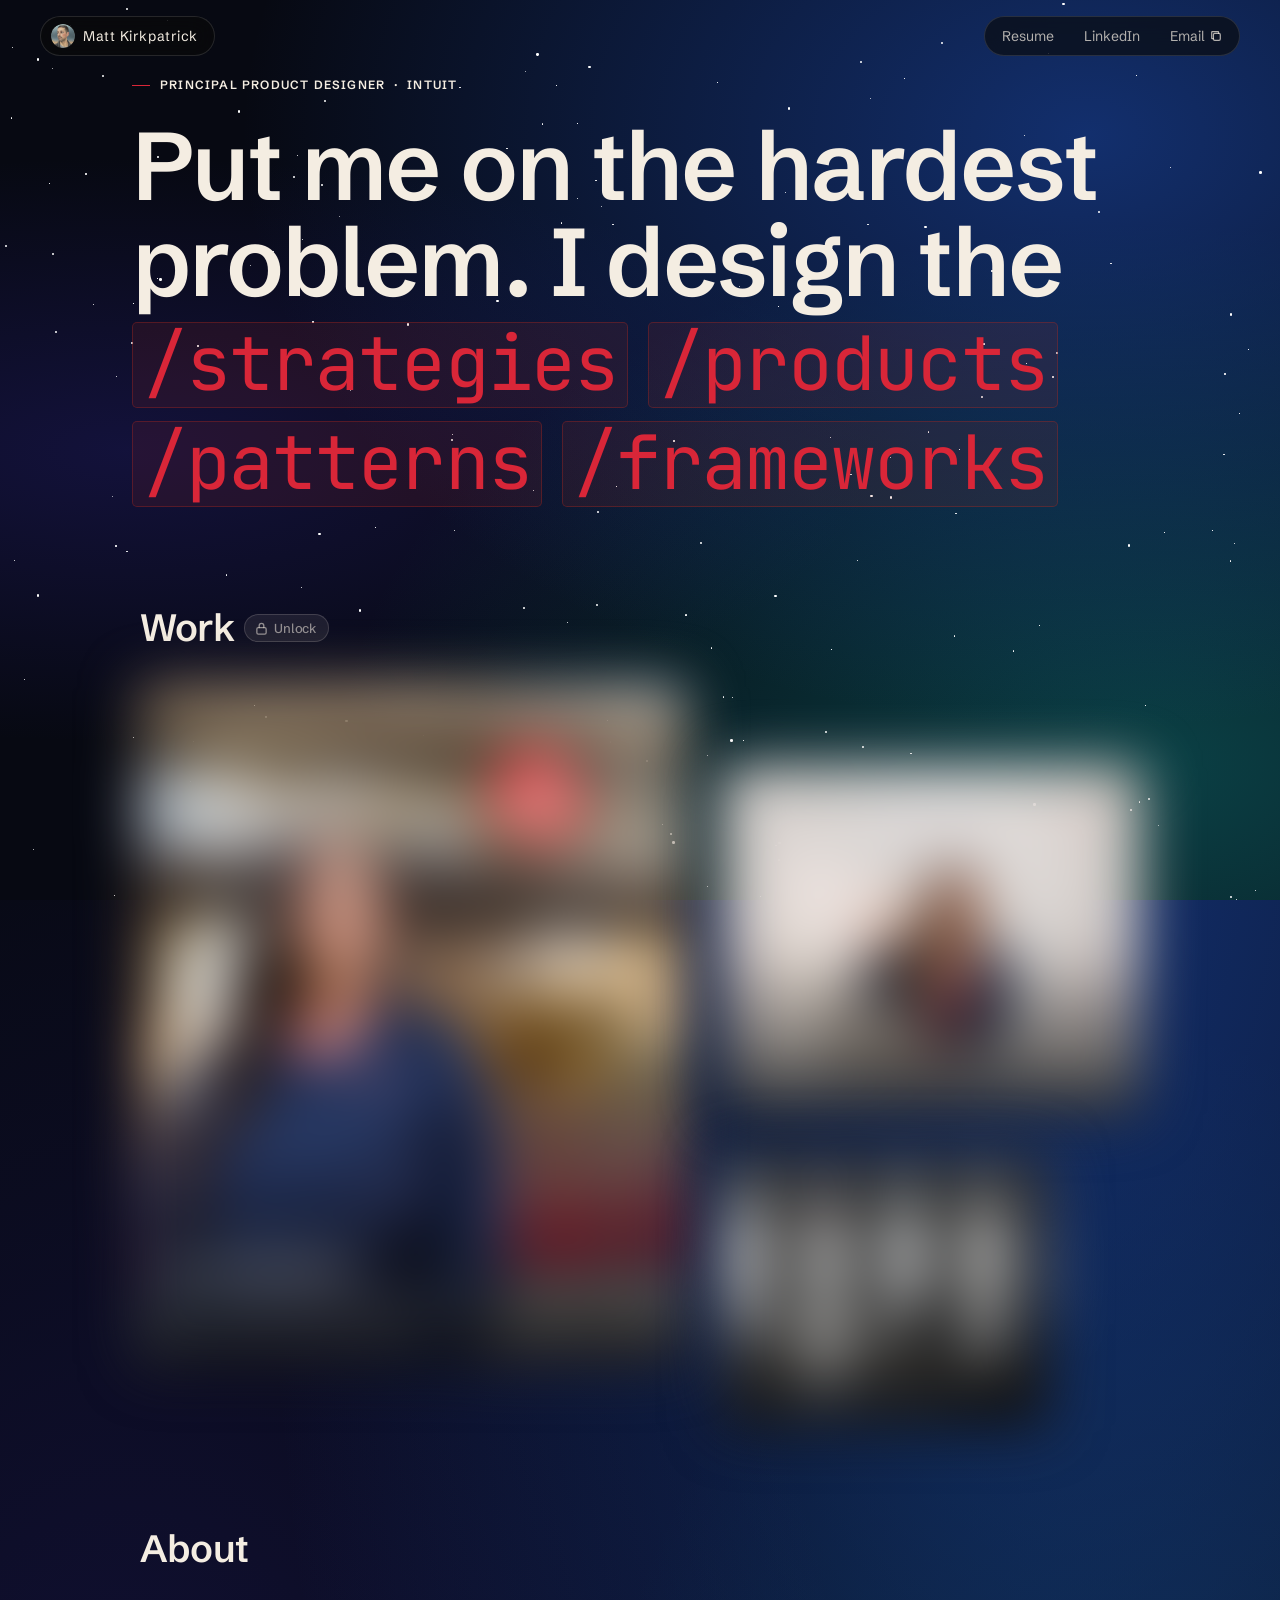
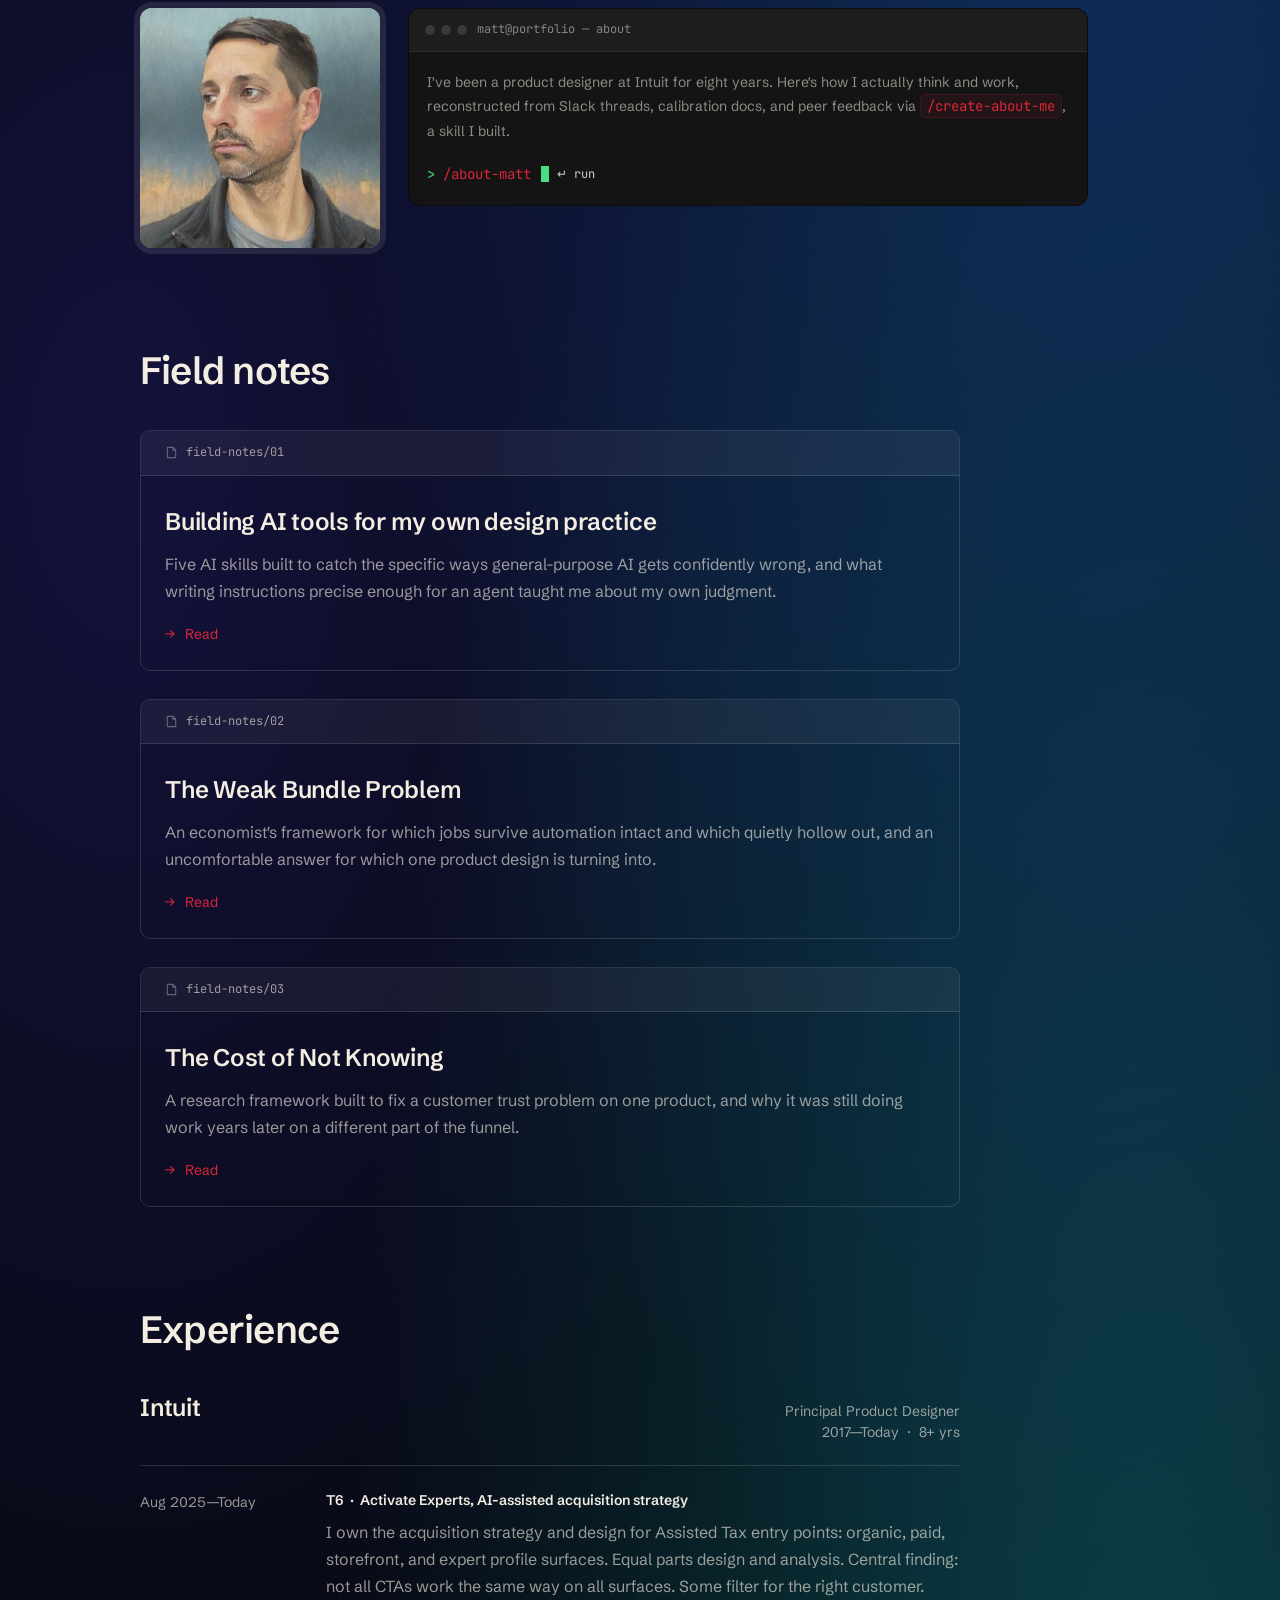
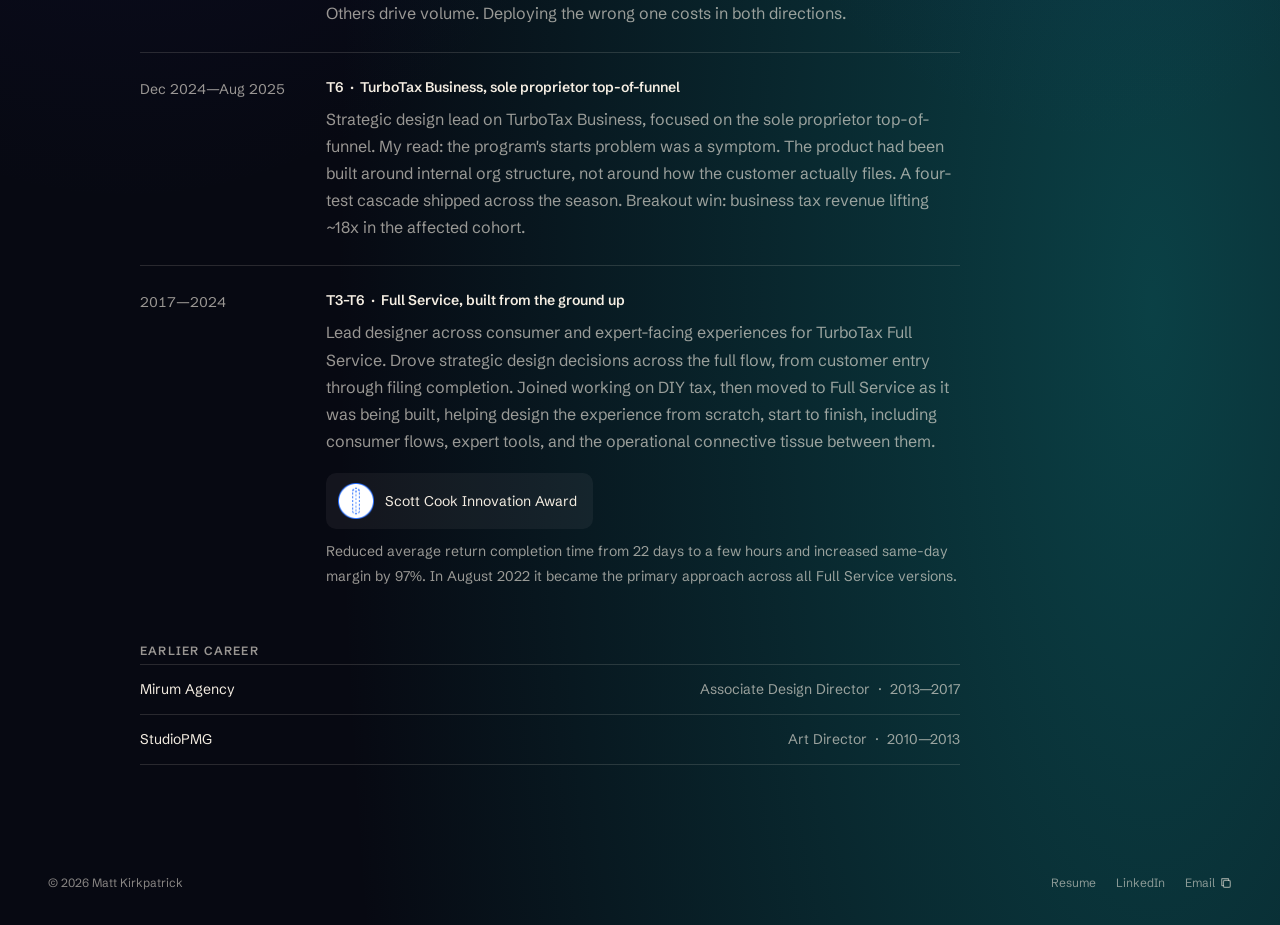
<file: index.html>
<!DOCTYPE html>
<html lang="en">
<head>
  <meta charset="UTF-8">
  <meta name="viewport" content="width=device-width, initial-scale=1.0, viewport-fit=cover">
  <meta name="theme-color" content="#000000">
  <meta name="color-scheme" content="dark">
  <title>Matt Kirkpatrick, Product Designer</title>
  <meta name="description" content="Portfolio of Matt Kirkpatrick, product designer. AI, systems, strategy, and 0-to-1 product work.">
  <meta property="og:title" content="Matt Kirkpatrick, Product Designer">
  <meta property="og:description" content="Portfolio of Matt Kirkpatrick, product designer. AI, systems, strategy, and 0-to-1 product work.">
  <meta property="og:image" content="https://467sghvcdm-a11y.github.io/portfolio/assets/og-image.jpg">
  <meta property="og:image:width" content="1200">
  <meta property="og:image:height" content="630">
  <meta property="og:type" content="website">
  <meta name="twitter:card" content="summary_large_image">
  <meta name="twitter:image" content="https://467sghvcdm-a11y.github.io/portfolio/assets/og-image.jpg">
  <link rel="preconnect" href="https://fonts.googleapis.com">
  <link rel="preconnect" href="https://fonts.gstatic.com" crossorigin>
  <link href="https://fonts.googleapis.com/css2?family=Fraunces:ital,opsz,wght@0,9..144,300;0,9..144,600;1,9..144,300&family=Figtree:wght@400;600;800&family=JetBrains+Mono:wght@400&family=Schibsted+Grotesk:ital,wght@0,400;0,500;0,600;0,700;1,400&family=Familjen+Grotesk:ital,wght@0,400;0,500;0,600;0,700;1,400&family=Instrument+Sans:ital,wght@0,400;0,500;0,600;0,700;1,400&family=Space+Grotesk:wght@400;500;600;700&display=swap" rel="stylesheet">
  <link rel="stylesheet" href="style.css">
  <style>
    html {
      min-height: 100dvh;
      color-scheme: dark;
      background-color: #070912;
      /* iOS Safari paints the status-bar and home-indicator safe areas from the
         ROOT element's background — position:fixed children never reach there.
         Mirror the nebula here so those strips match instead of going flat black. */
      /* NOT background-attachment:fixed — that's the exact property already
         diagnosed as broken on iOS Safari (why #starfield exists as a fixed
         div in the first place). Plain scroll-attachment on a single
         100dvh-tall root paints reliably once, with no scroll-tied repaint. */
      background-image:
        radial-gradient(ellipse at 85% 15%, rgba(30,85,200,0.50) 0%, transparent 55%),
        radial-gradient(ellipse at 90% 85%, rgba(15,135,135,0.44) 0%, transparent 50%),
        radial-gradient(ellipse at 10% 50%, rgba(50,40,165,0.28) 0%, transparent 46%);
      background-size: 100% 100dvh;
      background-repeat: no-repeat;
      background-position: top;
    }


    body {
      min-height: 100dvh;
      /* NOT transparent — iOS 26 Safari's Liquid Glass toolbar tinting falls
         back to white when it can't read an explicit root background color. */
      background-color: #070912;
      --accent: #d92638;
      --card-radius: 20px;
      --card-h: max(40px, calc((100vw - 16px - 1000px) / 2));
    }

    .pv-inner {
      display: flex;
      flex-direction: column;
      gap: 24px;
      padding: 8px 8px 24px;
      position: relative;
      z-index: 1;
      transition: transform 0.35s cubic-bezier(0.4, 0, 0.2, 1);
    }
    body.drawer-open .pv-inner {
      transform: translateX(-220px);
    }

    /* ── Cards ── */
    /* Card surface and overrides live in style.css :root. Body[data-surface=...]
       rules below let the Tweaks panel preview alternate surfaces live. */
    body[data-surface="cream"]  { --c-card-surface: var(--c-cream); }
    body[data-surface="linen"]  { --c-card-surface: #f7f1e6; }
    body[data-surface="paper"]  { --c-card-surface: #faf5ed; }
    body[data-surface="bone"]   { --c-card-surface: #fcf9f3; }
    body[data-surface="snow"]   { --c-card-surface: #ffffff; }
    .card {
      background: var(--c-card-surface);
      border-radius: var(--card-radius);
      padding: 80px var(--card-h);
      position: relative;
      box-shadow: 0 -8px 40px rgba(0,0,0,0.22);
    }

    .pv-inner > .card:first-child {
      border-radius: 28px 28px var(--card-radius) var(--card-radius);
      box-shadow: 0 -60px 120px rgba(0,0,0,0.85), 0 -1px 0 rgba(255,255,255,0.1);
    }

    /* ── Hero ── */
    .hero {
      background: transparent;
      color: #f4ede2;
      padding: 20px var(--card-h) 48px;
      display: flex;
      flex-direction: column;
      position: relative;
      margin: -8px -8px 0;
      border-radius: 0;
    }

    /* The backdrop: nebula gradient + stars/meteors in one layer. On touch
       devices it's a full-DOCUMENT static layer, NOT pinned to the viewport —
       this is the load-bearing decision. Exhaustive on-device testing showed
       iOS 26 Safari scrims/blacks out any full-viewport element that stays
       visually stationary while the page scrolls, regardless of technique:
       position:fixed (every variant — solid, transparent, overshoot,
       inset:0), a pinned <canvas>, an absolute element re-pinned per frame
       via translate3d, and scroll-driven animation-timeline parallax (the JS
       and scroll-timeline routes also jittered the stars). The trigger is
       visual pinning itself, not the CSS position value. A static in-flow
       layer spanning the whole document keeps stars everywhere, scrolls
       naturally like real content, and gives Safari nothing to scrim; html
       carries a matching gradient for the safe-area strips.
       (background-attachment:fixed on html/body is also broken in iOS
       Safari, which is why that obvious alternative isn't used.)
       On desktop (hover + fine pointer — deliberately NOT a width query, so
       iPads with the same buggy Safari stay on the static variant) the bug
       doesn't exist, so the layer is plain position:fixed like the original
       design and the sky stays pinned while the content scrolls. */
    body { position: relative; }
    #starfield {
      position: absolute;
      inset: 0;
      z-index: 0;
      pointer-events: none;
      overflow: hidden;
      background-color: #070912;
      background-image:
        radial-gradient(ellipse at 85% 15%, rgba(30,85,200,0.50) 0%, transparent 55%),
        radial-gradient(ellipse at 90% 85%, rgba(15,135,135,0.44) 0%, transparent 50%),
        radial-gradient(ellipse at 10% 50%, rgba(50,40,165,0.28) 0%, transparent 46%);
    }
    @media (hover: hover) and (pointer: fine) {
      #starfield { position: fixed; }
    }
    /* NO scroll coupling of any kind on this layer — every variant was tried
       on-device and failed: position:fixed (black bars / glass scrim from
       iOS 26's treatment of visually stationary layers), per-frame JS
       transform pinning (star jitter), and scroll-driven animation-timeline
       parallax (also jitter — not compositor-smooth on iOS Safari yet). The
       sky stays static in the document; the slow time-based drift on the
       stars themselves (see star-drift keyframes) is what keeps it feeling
       detached from the content. */
    .star {
      position: absolute;
      border-radius: 50%;
      background: #fff;
    }
    @keyframes star-twinkle {
      0%, 100% { opacity: var(--op-lo); }
      50% { opacity: var(--op-hi); }
    }
    /* Slow ambient wander (alternates back and forth, so no loop snap).
       Time-based, never scroll-linked — see the comment above #starfield. */
    @keyframes star-drift {
      from { transform: translate(0, 0); }
      to   { transform: translate(var(--drift-x), var(--drift-y)); }
    }
    .meteor {
      position: absolute;
      border-radius: 2px;
      transform-origin: left center;
      opacity: 0;
    }
    @keyframes meteor-move {
      0%   { transform: translate(0, 0) rotate(var(--angle)); opacity: 0; }
      8%   { opacity: 1; }
      85%  { opacity: 1; }
      100% { transform: translate(var(--dx), var(--dy)) rotate(var(--angle)); opacity: 0; }
    }
    @keyframes drift-rise {
      0%   { transform: translate(0, 0); }
      50%  { transform: translate(var(--sway), -50vh); }
      100% { transform: translate(0, -100vh); }
    }

    /* ── Nav ── */
    .nav {
      display: flex;
      align-items: center;
      justify-content: space-between;
      position: fixed;
      top: 16px;
      left: 40px;
      right: 40px;
      z-index: 100;
    }
    .nav-identity {
      display: flex;
      align-items: center;
      gap: 8px;
      padding: 7px 16px 7px 10px;
      border-radius: 100px;
      border: 1px solid rgba(255,255,255,0.12);
      background: rgba(10,10,10,0.65);
      backdrop-filter: blur(12px);
      -webkit-backdrop-filter: blur(12px);
      cursor: pointer;
      transition: background 220ms, border-color 220ms;
    }
    .nav-identity:hover {
      background: rgba(10,10,10,0.85);
      border-color: rgba(255,255,255,0.18);
    }
    .nav-identity:hover .nav-name { color: #ffffff; }
    .nav-caret {
      display: none;
      color: rgba(244,237,226,0.45);
      margin-left: 2px;
      transition: transform 200ms;
      flex-shrink: 0;
    }
    .nav-links {
      display: flex;
      align-items: center;
      gap: 2px;
      padding: 3px;
      border-radius: 100px;
      border: 1px solid rgba(255,255,255,0.12);
      background: rgba(10,10,10,0.65);
      backdrop-filter: blur(12px);
      -webkit-backdrop-filter: blur(12px);
    }
    .nav-link {
      display: flex;
      align-items: center;
      padding: 5px 14px;
      border-radius: 100px;
      font-family: var(--font-heading);
      font-size: var(--fs-caption);
      font-weight: 400;
      color: rgba(244,237,226,0.72);
      text-decoration: none;
      transition: color 150ms, background 150ms;
    }
    .nav-link:hover { color: #f4ede2; background: rgba(255,255,255,0.1); }
    .nav-link:focus { outline: none; }
    .nav-link:focus-visible { outline: 2px solid rgba(255,255,255,0.35); outline-offset: 3px; }
    .copy-btn {
      background: none;
      border: none;
      cursor: pointer;
      padding: 15px;
      margin: -15px;
      border-radius: 4px;
      color: rgba(244,237,226,0.4);
      display: flex;
      align-items: center;
      transition: color 150ms, background 150ms;
      flex-shrink: 0;
    }
    .copy-btn:hover { color: rgba(244,237,226,0.9); background: rgba(255,255,255,0.08); }
    .copy-btn.copied { color: #4ade80; }
    .footer-link.copy-btn { padding: 0; margin: 0; background: none; border: none; cursor: pointer; color: inherit; border-radius: 0; }
    .footer-link.copy-btn:hover { color: rgba(244,237,226,0.9); background: none; }
    .nav-link.copy-btn { padding: 5px 14px; margin: 0; gap: 5px; color: rgba(244,237,226,0.72); border-radius: 100px; }
    .nav-link.copy-btn:hover { color: #f4ede2; background: rgba(255,255,255,0.1); }
    .avatar {
      width: 24px;
      height: 24px;
      border-radius: 50%;
      background: linear-gradient(160deg, #4a463e, #2a2722);
      flex-shrink: 0;
      overflow: hidden;
    }
    .avatar img { width: 100%; height: 100%; object-fit: cover; border-radius: inherit; }
    .nav-name {
      font-family: var(--font-heading);
      font-weight: 400;
      font-size: var(--fs-caption);
      color: #f4ede2;
      letter-spacing: 0.04em;
    }
    .nav-dot {
      display: none;
    }
    body { position: relative; }
    .nav-dot::before {
      content: '';
      position: absolute;
      inset: -24px;
      border-radius: 50%;
    }
    @keyframes dot-breathe {
      0%, 100% {
        box-shadow:
          0 0 3px 1px rgba(180,40,30,0.45),
          0 0 10px 3px rgba(180,40,30,0.18);
      }
      50% {
        box-shadow:
          0 0 5px 2px rgba(180,40,30,0.65),
          0 0 18px 6px rgba(180,40,30,0.28),
          0 0 32px 10px rgba(180,40,30,0.1);
      }
    }
    .nav-dot.active {
      animation: dot-pulse 3.2s ease-in-out infinite;
    }
    @keyframes dot-pulse {
      0%, 100% {
        box-shadow:
          0 0 5px 2px rgba(180,40,30,0.55),
          0 0 16px 6px rgba(180,40,30,0.22),
          0 0 36px 12px rgba(180,40,30,0.08);
      }
      50% {
        box-shadow:
          0 0 7px 3px rgba(180,40,30,0.70),
          0 0 24px 9px rgba(180,40,30,0.32),
          0 0 48px 18px rgba(180,40,30,0.13);
      }
    }

    /* ── Thought card ──
       Visual background/blur/border live on .thought-card-inner (a plain,
       non-fixed child), not on .thought-card itself. iOS 26 Safari's Liquid
       Glass toolbar tints itself by inspecting the background-color of
       fixed/sticky elements directly — a fixed shell with no background of
       its own is invisible to that sampling rule. */
    .thought-card {
      position: fixed;
      top: 66px;
      left: 16px;
      max-width: 272px;
      z-index: 200;
      opacity: 0;
      visibility: hidden;
      transform: translateY(-8px);
      pointer-events: none;
      /* visibility (not just opacity:0) so this fixed, near-black-backdrop
         element is fully derendered when closed. iOS 26 Safari's Liquid Glass
         toolbar tints itself by sampling nearby fixed elements' background —
         even an opacity:0 element is "parsed" for that, which can explain a
         stray dark toolbar tint independent of anything actually rendered. */
      transition: opacity 0.42s ease, transform 0.42s ease, visibility 0s linear 0.42s;
    }
    .thought-card-inner {
      background: rgba(10,10,10,0.82);
      backdrop-filter: blur(20px);
      -webkit-backdrop-filter: blur(20px);
      border: 1px solid rgba(255,255,255,0.1);
      border-radius: 8px;
      padding: 20px 22px;
    }
    .thought-eyebrow { color: var(--accent); margin-bottom: 12px; }
    .thought-text {
      font-family: var(--font-heading);
      font-size: var(--fs-lg);
      font-weight: var(--font-heading-weight);
      font-style: italic;
      color: rgba(244,237,226,0.88);
      line-height: 1.3;
    }

    /* ── Hero body ── */
    .hero-body {
      flex: 1;
      display: flex;
      flex-direction: column;
      justify-content: space-between;
      margin-top: 56px;
      position: relative;
      z-index: 2;
    }

    .hero-cta {
      display: inline-flex;
      align-items: center;
      margin-top: 40px;
      padding: 10px 22px;
      border-radius: 100px;
      border: 1px solid rgba(255,255,255,0.15);
      font-family: var(--font-sans);
      font-size: var(--fs-small);
      font-weight: 400;
      color: rgba(244,237,226,0.72);
      text-decoration: none;
      letter-spacing: 0.02em;
      transition: color 150ms, border-color 150ms, background 150ms;
      align-self: flex-start;
    }
    .hero-cta:hover { color: #f4ede2; border-color: rgba(255,255,255,0.3); background: rgba(255,255,255,0.06); }

    .hero-eyebrow {
      font-family: var(--font-heading);
      color: var(--c-cream);
      margin-bottom: 24px;
      display: flex;
      align-items: center;
      gap: 10px;
    }
    .hero-eyebrow::before {
      content: '';
      width: 18px;
      height: 1px;
      background: var(--accent);
    }

    h1.hero-title {
      font-size: var(--fs-8xl);
      color: var(--c-cream);
      max-width: 1000px;
    }
    h1.hero-title b  { font-weight: 600; color: #fff; }
    /* ── Accent voice: code-tag (default) ── */
    h1.hero-title em.acc {
      font-style: normal;
      font-family: 'JetBrains Mono', monospace;
      font-size: 0.78em;
      font-weight: 400;
      color: var(--accent);
      background: rgba(180,40,30,0.12);
      border: 1px solid rgba(180,40,30,0.35);
      border-radius: 5px;
      padding: 3px 10px 6px;
      white-space: nowrap;
      display: inline-block;
      vertical-align: middle;
      position: relative;
      top: -2px;
    }

    /* ── Accent voice: italic (editorial) ── */
    body[data-acc="italic"] h1.hero-title em.acc {
      font-family: var(--font-heading);
      font-style: italic;
      font-weight: var(--font-heading-weight);
      font-size: 1em;
      color: var(--accent);
      background: transparent;
      border: none;
      border-radius: 0;
      padding: 0;
      top: 0;
      letter-spacing: -0.01em;
    }

    /* ── Accent voice: bracket (technical) ── */
    body[data-acc="bracket"] h1.hero-title em.acc {
      font-family: 'JetBrains Mono', monospace;
      font-style: normal;
      font-size: 0.72em;
      font-weight: 400;
      color: var(--accent);
      background: transparent;
      border: none;
      border-radius: 0;
      padding: 0;
      top: -4px;
      letter-spacing: 0.02em;
    }
    body[data-acc="bracket"] h1.hero-title em.acc::before {
      content: '[';
      opacity: 0.55;
      margin-right: 1px;
    }
    body[data-acc="bracket"] h1.hero-title em.acc::after {
      content: ']';
      opacity: 0.55;
      margin-left: 1px;
    }

    /* ── Altitude grid ── */
    /* ── Approach grid (subsurface cards) ── */
    .approach-grid {
      display: grid;
      grid-template-columns: repeat(3, 1fr);
      gap: 20px;
      margin-top: 28px;
    }
    .approach-card {
      background: var(--c-card-subsurface);
      border-radius: 14px;
      padding: 34px 32px 30px;
      display: flex;
      flex-direction: column;
      gap: 14px;
    }
    .approach-eyebrow {
      color: var(--accent);
      display: flex;
      align-items: center;
      gap: 8px;
    }
    .approach-eyebrow::before {
      content: '';
      width: 12px;
      height: 1px;
      background: var(--accent);
    }
    .approach-heading {
      font-family: var(--font-heading);
      font-weight: var(--font-heading-weight);
      font-size: var(--fs-xl);
      line-height: 1.18;
      letter-spacing: -0.02em;
      margin: 2px 0;
    }
    .approach-body {
      font-size: var(--fs-small);
      line-height: var(--lh-small);
      margin: 0;
    }

    /* ── Hero breadcrumb ── */
    .hero-breadcrumb {
      margin-top: 24px;
      font-size: var(--fs-small);
      letter-spacing: 0.01em;
      text-transform: none;
      color: rgba(244,237,226,1);
    }

    /* ── Systems ── */
    .systems-grid {
      display: grid;
      grid-template-columns: repeat(4, 1fr);
    }
    .systems-stat { padding: 4px 28px 4px 0; }
    .systems-stat + .systems-stat {
      padding-left: 28px;
      padding-right: 28px;
      border-left: 1px solid #e8e8e8;
    }
    .systems-stat:last-child { padding-right: 0; }
    .systems-num { font-family: var(--font-heading); font-weight: 300; font-size: var(--fs-4xl); }
    .systems-label { margin-top: 6px; }

    /* ── Section headings ── */
    h2 { font-size: var(--fs-4xl); margin-bottom: 40px; }

    /* ── Work — base (shared across all layouts) ── */
    .work-grid { display: grid; gap: 0; }
    .work-item {
      text-decoration: none;
      color: inherit;
      position: relative;
      overflow: hidden;
      background: linear-gradient(135deg, #c8c8c8 0%, #b0b0b0 100%);
      transition: box-shadow 220ms ease, transform 220ms ease;
    }
    .work-thumb { position: absolute; inset: 0; overflow: hidden; }
    .work-thumb img {
      width: calc(100% + 8px); height: calc(100% + 8px);
      margin: -4px;
      object-fit: cover; display: block;
      transition: transform 600ms cubic-bezier(0.2, 0.6, 0.2, 1);
    }
    .work-body { position: relative; z-index: 1; }
    .work-title { margin: 0; }
    .work-problem { margin: 6px 0 0; line-height: var(--lh-caption); }
    .work-award { display: flex; align-items: center; gap: 7px; margin-top: 12px; opacity: 0.75; }
    .work-award img { width: 18px; height: 18px; display: block; flex-shrink: 0; }
    /* On light-bg layouts, pull back to secondary so it doesn't fight the title */
    body[data-layout="stacked"] .work-award,
    body[data-layout="index"] .work-award { color: var(--c-secondary); }

    @media (hover: hover) {
      .work-item:hover .work-thumb img { transform: scale(1.03); }
      .work-item:active { transform: scale(0.99); transition-duration: 80ms; }
    }

    /* ── Layout: Grid 3-up (default) — overlay copy on dark gradient ── */
    body[data-layout="grid"] .work-grid {
      grid-template-columns: repeat(3, 1fr);
    }
    body[data-layout="grid"] .work-item {
      aspect-ratio: 1 / 1;
      border-radius: 8px;
      margin: 8px;
      box-shadow: 0 0 0 6px rgba(252,249,243,0.85);
    }
    body[data-layout="grid"] .work-body {
      position: absolute;
      inset: auto 0 0 0;
      padding: 64px 18px 18px;
      background: linear-gradient(to top, rgba(15,15,15,0.92), rgba(15,15,15,0.4) 55%, transparent);
      color: var(--c-cream);
    }
    body[data-layout="grid"] .work-title {
      font-size: var(--fs-lg);
      color: var(--c-cream);
    }
    body[data-layout="grid"] .work-problem {
      font-size: var(--fs-caption);
      color: var(--c-cream);
    }
    @media (hover: hover) {
      body[data-layout="grid"] .work-item:hover {
        box-shadow: 0 0 0 6px rgba(252,249,243,0.85), 0 20px 44px rgba(0,0,0,0.22);
      }
    }

    /* ── Layout: Featured (1 large + 2 stacked) ── */
    body[data-layout="featured"] .work-grid {
      grid-template-columns: 1.6fr 1fr;
      grid-auto-rows: 1fr;
    }
    body[data-layout="featured"] .work-item {
      aspect-ratio: 1 / 1;
      border-radius: 8px;
      margin: 8px;
      box-shadow: 0 0 0 6px rgba(252,249,243,0.85);
    }
    body[data-layout="featured"] .work-item:first-child {
      grid-row: 1 / 3;
      aspect-ratio: 4 / 5;
    }
    body[data-layout="featured"] .work-body {
      position: absolute;
      inset: auto 0 0 0;
      padding: 64px 22px 22px;
      background: linear-gradient(to top, rgba(15,15,15,0.92), rgba(15,15,15,0.4) 55%, transparent);
      color: var(--c-cream);
    }
    body[data-layout="featured"] .work-item:first-child .work-title {
      font-size: var(--fs-4xl);
      color: var(--c-cream);
    }
    body[data-layout="featured"] .work-item:first-child .work-problem {
      font-size: var(--fs-small);
      color: var(--c-cream);
      max-width: 38ch;
      margin-top: 10px;
    }
    body[data-layout="featured"] .work-item:not(:first-child) .work-title {
      font-size: var(--fs-lg);
      color: var(--c-cream);
    }
    body[data-layout="featured"] .work-item:not(:first-child) .work-problem {
      font-size: var(--fs-caption);
      color: var(--c-cream);
    }
    @media (hover: hover) {
      body[data-layout="featured"] .work-item:hover {
        box-shadow: 0 0 0 6px rgba(252,249,243,0.85), 0 20px 44px rgba(0,0,0,0.22);
      }
    }

    /* ── Layout: Stacked rows (landscape, image left + copy right) ── */
    body[data-layout="stacked"] .work-grid {
      display: flex;
      flex-direction: column;
      gap: 0;
    }
    body[data-layout="stacked"] .work-item {
      display: grid;
      grid-template-columns: 1fr 1fr;
      gap: 48px;
      align-items: stretch;
      aspect-ratio: auto;
      background: transparent;
      border-radius: 0;
      box-shadow: none;
      overflow: visible;
      padding: 24px 0;
      border-bottom: 1px solid #e8e3d4;
    }
    body[data-layout="stacked"] .work-item:first-child { padding-top: 8px; }
    body[data-layout="stacked"] .work-item:last-child { border-bottom: none; padding-bottom: 8px; }
    body[data-layout="stacked"] .work-thumb {
      position: relative;
      inset: auto;
      aspect-ratio: 16 / 10;
      border-radius: 8px;
      overflow: hidden;
    }
    body[data-layout="stacked"] .work-body {
      background: transparent;
      color: var(--c-primary);
      padding: 8px 0;
      display: flex;
      flex-direction: column;
      justify-content: center;
      max-width: 42ch;
    }
    body[data-layout="stacked"] .work-title {
      font-size: var(--fs-4xl);
      color: var(--c-primary);
      margin-bottom: 14px;
      transition: color 200ms;
    }
    body[data-layout="stacked"] .work-problem {
      font-size: var(--fs-body);
      color: var(--c-secondary);
      margin: 0;
    }
    @media (hover: hover) {
      body[data-layout="stacked"] .work-item:hover .work-title { color: var(--accent); }
    }

    /* ── Layout: Index (editorial list — text first, thumb on right) ── */
    body[data-layout="index"] .work-grid {
      display: flex;
      flex-direction: column;
      border-top: 1px solid #e8e3d4;
      margin-top: 8px;
    }
    body[data-layout="index"] .work-item {
      display: grid;
      grid-template-columns: 1fr 220px;
      align-items: center;
      gap: 40px;
      padding: 36px 0;
      border-bottom: 1px solid #e8e3d4;
      aspect-ratio: auto;
      background: transparent;
      border-radius: 0;
      box-shadow: none;
      overflow: visible;
      color: var(--c-primary);
    }
    body[data-layout="index"] .work-thumb {
      position: relative;
      inset: auto;
      aspect-ratio: 16 / 10;
      border-radius: 4px;
      overflow: hidden;
      opacity: 0.42;
      filter: grayscale(0.55);
      transition: opacity 240ms, filter 240ms;
    }
    body[data-layout="index"] .work-body {
      background: transparent;
      color: var(--c-primary);
      padding: 0;
    }
    body[data-layout="index"] .work-title {
      font-size: var(--fs-5xl);
      color: var(--c-primary);
      margin-bottom: 12px;
      transition: color 200ms;
    }
    body[data-layout="index"] .work-problem {
      font-size: var(--fs-small);
      color: var(--c-secondary);
      max-width: 56ch;
      margin: 0;
    }
    @media (hover: hover) {
      body[data-layout="index"] .work-item:hover .work-thumb {
        opacity: 1;
        filter: none;
      }
      body[data-layout="index"] .work-item:hover .work-title { color: var(--accent); }
    }

    /* ── About ── */
    /* ── Writing card ── */
    .writing-item {
      display: block;
      text-decoration: none;
      max-width: 820px;
      padding: 32px 0;
      border-top: 1px solid var(--c-rule);
      border-bottom: 1px solid var(--c-rule);
      margin-top: 32px;
      transition: opacity 150ms;
    }
    .writing-item:hover { opacity: 0.7; }
    .writing-item-meta {
      font-size: var(--fs-label);
      font-weight: 600;
      letter-spacing: 0.1em;
      text-transform: uppercase;
      color: var(--c-secondary);
      margin-bottom: 10px;
    }
    .writing-item-title {
      font-size: var(--fs-xl);
      font-weight: 600;
      color: var(--c-primary);
      letter-spacing: -0.01em;
      margin-bottom: 10px;
    }
    .writing-item-desc {
      font-size: var(--fs-small);
      color: var(--c-secondary);
      line-height: var(--lh-small);
      max-width: 56ch;
      margin: 0;
    }
    .writing-item-cta {
      margin-top: 16px;
      font-size: var(--fs-caption);
      font-weight: 400;
      text-transform: none;
      letter-spacing: 0;
      color: var(--accent);
    }

    /* ──────────────────────────────────────
       Writing card — layout variants (Tweaks: data-writing)
       Default "classic" = base rules above. Wrappers below are neutral
       (display:contents) until a variant repurposes them.
    ────────────────────────────────────── */
    .writing-col { display: contents; }
    .writing-file { display: none; }
    /* Mirror the case-study "← Work" arrow glyph to face right, identical stroke */
    .writing-item-cta .cta-arrow { display: inline-block; transform: scaleX(-1); margin-right: 0.4em; }

    /* V · Feature — editorial two-column, serif title, single divider */
    body[data-writing="feature"] .writing-item {
      display: grid;
      grid-template-columns: 1.15fr 1fr;
      column-gap: 0;
      align-items: start;
      border-bottom: none;
      padding: 40px 0 4px;
    }
    body[data-writing="feature"] .writing-col { display: flex; flex-direction: column; }
    body[data-writing="feature"] .writing-col-b {
      padding-left: 56px;
      border-left: 1px solid var(--c-rule);
      align-self: stretch;
    }
    body[data-writing="feature"] .writing-item-title {
      font-family: var(--font-heading);
      font-weight: var(--font-heading-weight);
      font-size: var(--fs-3xl);
      letter-spacing: -0.02em;
      line-height: 1.08;
      margin-top: 14px;
      margin-bottom: 0;
    }
    body[data-writing="feature"] .writing-item-desc { font-size: var(--fs-small); margin-bottom: 0; }
    body[data-writing="feature"] .writing-item-cta { margin-top: auto; padding-top: 22px; }

    /* V · Plate — discrete subsurface object with a pill CTA */
    body[data-writing="plate"] .writing-item {
      background: var(--c-card-subsurface);
      border: 1px solid var(--c-rule);
      border-radius: 14px;
      padding: 34px 36px 30px;
      margin-top: 28px;
    }
    body[data-writing="plate"] .writing-item:hover { opacity: 1; }
    body[data-writing="plate"] .writing-item-title {
      font-family: var(--font-heading);
      font-weight: var(--font-heading-weight);
      font-size: var(--fs-2xl);
      letter-spacing: -0.02em;
      line-height: 1.1;
      margin-bottom: 14px;
    }
    body[data-writing="plate"] .writing-item-cta {
      display: inline-flex;
      align-items: center;
      width: fit-content;
      white-space: nowrap;
      margin-top: 22px;
      /* Match the case-study "← Work" bone pill (.cs-back.on-light) */
      font-family: var(--font-sans);
      font-size: var(--fs-caption);
      font-weight: 400;
      letter-spacing: 0;
      text-transform: none;
      color: rgba(0,0,0,0.5);
      background: rgba(252,249,243,0.82);
      border: 1px solid rgba(0,0,0,0.06);
      border-radius: 100px;
      padding: 8px 16px;
      transition: color 200ms, background 200ms, border-color 200ms;
    }
    body[data-writing="plate"] .writing-item:hover .writing-item-cta,
    body[data-writing="plate"] .writing-item-cta:hover {
      color: rgba(0,0,0,0.85);
      background: rgba(252,249,243,0.96);
    }

    /* V · Manuscript — file-chrome document, mono header, italic serif title */
    body[data-writing="manuscript"] .writing-item {
      border: 1px solid var(--c-rule);
      border-radius: 10px;
      overflow: hidden;
      margin-top: 28px;
      padding: 0;
    }
    body[data-writing="manuscript"] .writing-item { transition: background 180ms; }
    body[data-writing="manuscript"] .writing-item:hover { opacity: 1; background: color-mix(in oklab, var(--c-card-surface) 60%, var(--c-card-subsurface)); }
    body[data-writing="manuscript"] .writing-file {
      display: flex;
      align-items: center;
      gap: 8px;
      padding: 12px 24px;
      background: var(--c-card-subsurface);
      border-bottom: 1px solid var(--c-rule);
      font-family: 'JetBrains Mono', monospace;
      font-size: var(--fs-label);
      color: var(--c-secondary);
    }
    body[data-writing="manuscript"] .writing-file svg { opacity: 0.55; }
    body[data-writing="manuscript"] .writing-col { display: block; padding: 0 24px; }
    body[data-writing="manuscript"] .writing-col-a { padding-top: 24px; }
    body[data-writing="manuscript"] .writing-col-b { padding-bottom: 24px; }
    body[data-writing="manuscript"] .writing-item-title {
      font-family: inherit;
      font-weight: 600;
      font-style: normal;
      font-size: var(--fs-xl);
      letter-spacing: -0.01em;
      line-height: 1.3;
      margin: 6px 0 0;
    }
    body[data-writing="manuscript"] .writing-item-desc { margin-top: 14px; margin-bottom: 0; max-width: none; }
    body[data-writing="manuscript"] .writing-item-cta { margin-top: 18px; }

    /* ──────────────────────────────────────
       About card — layout / command variants (Tweaks: data-about)
       Default "split" = base rules below. Helper nodes start hidden.
    ────────────────────────────────────── */
    .about-term-bar { display: none; }
    .about-cmd-cursor { display: none; }
    .about-cmd-prompt { flex-wrap: nowrap; }
    .about-cmd-prefix, .about-cmd-btn, .about-cmd-enter { white-space: nowrap; }
    .skill-label {
      display: inline;
      font-family: 'JetBrains Mono', monospace;
      font-size: var(--fs-caption);
      color: var(--accent);
      background: rgba(217,38,56,0.07);
      border: 1px solid rgba(217,38,56,0.15);
      padding: 2px 6px;
      border-radius: 5px;
      vertical-align: baseline;
    }

    /* V · Mirror — portrait leads on the left */
    body[data-about="mirror"] .about-grid { grid-template-columns: 280px 1fr; }
    body[data-about="mirror"] .portrait { order: -1; }

    /* V · Banner — portrait as a wide band above the command */
    body[data-about="banner"] .about-grid { grid-template-columns: 1fr; gap: 28px; }
    body[data-about="banner"] .about-text { max-width: none; }
    body[data-about="banner"] .portrait {
      order: -1;
      width: 100%;
      height: 200px;
      box-shadow: 0 0 0 6px rgba(0,0,0,0.06);
    }
    body[data-about="banner"] .portrait img { object-position: center 26%; }

    /* V · Terminal — small avatar + dark command window with live cursor */
    body[data-about="terminal"] .about-grid {
      grid-template-columns: 96px 1fr;
      gap: 28px;
      align-items: start;
    }
    body[data-about="terminal"] .portrait {
      order: -1;
      width: 96px;
      height: 96px;
      border-radius: 12px;
      box-shadow: 0 0 0 4px rgba(0,0,0,0.06);
    }
    body[data-about="terminal"] .about-text {
      background: #141414;
      border: 1px solid rgba(0,0,0,0.4);
      border-radius: 12px;
      overflow: hidden;
      padding-bottom: 20px;
    }
    body[data-about="terminal"] .about-term-bar {
      display: flex;
      align-items: center;
      gap: 10px;
      padding: 11px 16px;
      background: #1d1d1d;
      border-bottom: 1px solid rgba(255,255,255,0.08);
    }
    body[data-about="terminal"] .about-term-dots { display: inline-flex; gap: 6px; }
    body[data-about="terminal"] .about-term-dots i {
      width: 10px; height: 10px; border-radius: 50%;
      background: #3a3a3a; display: block;
    }
    body[data-about="terminal"] .about-term-name {
      font-family: 'JetBrains Mono', monospace;
      font-size: var(--fs-label);
      color: rgba(244,237,226,0.5);
    }
    body[data-about="terminal"] .about-cmd-setup {
      color: rgba(244,237,226,0.55);
      padding: 18px 18px 0;
      margin-bottom: 16px;
    }
    body[data-about="terminal"] .about-cmd-setup a { color: rgba(244,237,226,0.72); }
    body[data-about="terminal"] .about-cmd-setup a:hover { color: #fff; }
    body[data-about="terminal"] .about-cmd-prompt {
      background: transparent;
      border: none;
      border-radius: 0;
      padding: 0 18px;
      width: auto;
    }
    body[data-about="terminal"] .about-cmd-prefix { color: #4ade80; }
    body[data-about="terminal"] .about-cmd-btn { color: var(--accent); }
    body[data-about="terminal"] .about-cmd-btn.active { color: rgba(244,237,226,0.5); }
    body[data-about="terminal"] .about-cmd-enter { color: rgba(252,249,243,0.82); opacity: 1; }
    body[data-about="terminal"] .about-cmd-prompt:hover .about-cmd-btn { color: #ff5666; }
    body[data-about="terminal"] .about-cmd-cursor {
      display: inline-block;
      width: 8px;
      height: 16px;
      background: #4ade80;
      margin-left: 2px;
      vertical-align: middle;
      animation: about-cursor-blink 1.1s steps(1) infinite;
    }
    @keyframes about-cursor-blink { 0%, 50% { opacity: 1; } 50.01%, 100% { opacity: 0; } }

    /* Variant mobile fallbacks — single-column, sane portrait heights */
    @media (max-width: 760px) {
      body[data-about="mirror"] .about-grid,
      body[data-about="banner"] .about-grid,
      body[data-about="terminal"] .about-grid { grid-template-columns: 1fr; }
      body[data-about="mirror"] .portrait,
      body[data-about="terminal"] .portrait { width: 100%; height: 240px; }
      body[data-writing="feature"] .writing-item { grid-template-columns: 1fr; padding-top: 28px; }
      body[data-writing="feature"] .writing-col-b {
        padding-left: 0;
        border-left: none;
        border-top: 1px solid var(--c-rule);
        padding-top: 18px;
        margin-top: 14px;
      }
    }

    .about-grid {
      display: grid;
      grid-template-columns: 1fr 360px;
      gap: 36px;
      align-items: start;
      max-width: 820px;
    }
    .about-text p:last-of-type { margin-bottom: 20px; }
    .about-text { max-width: 680px; }

    /* ── /about-matt command UI ── */
    .about-cmd-setup {
      font-size: var(--fs-caption);
      color: var(--c-secondary);
      line-height: var(--lh-caption);
      margin-bottom: 20px;
    }
    .about-cmd-setup a { color: var(--c-secondary); text-decoration: underline; text-underline-offset: 2px; }
    .about-cmd-setup a:hover { color: var(--c-primary); }
    .about-cmd-prompt {
      display: flex;
      align-items: center;
      gap: 8px;
      padding: 10px 14px;
      background: var(--c-card-subsurface);
      border-radius: 8px;
      border: 1px solid var(--c-rule);
      width: fit-content;
      cursor: pointer;
      transition: border-color 150ms, background 150ms;
    }
    .about-cmd-prompt:hover { border-color: var(--accent); }
    .about-cmd-prefix {
      font-family: 'JetBrains Mono', monospace;
      font-size: var(--fs-caption);
      color: var(--c-secondary);
      user-select: none;
    }
    .about-cmd-btn {
      font-family: 'JetBrains Mono', monospace;
      font-size: var(--fs-caption);
      font-weight: 400;
      color: var(--accent);
      background: none;
      border: none;
      cursor: pointer;
      padding: 0;
      letter-spacing: 0;
      transition: opacity 150ms;
    }
    .about-cmd-btn:hover { opacity: 0.7; }
    .about-cmd-btn.active { color: var(--c-secondary); cursor: default; }
    .about-cmd-enter {
      font-family: 'JetBrains Mono', monospace;
      font-size: var(--fs-label);
      color: var(--c-secondary);
      opacity: 0.5;
      user-select: text;
      transition: opacity 150ms;
    }
    .about-cmd-enter.hidden { opacity: 0; pointer-events: none; }

    /* ── About drawer ── */
    .about-drawer {
      position: fixed;
      top: 16px;
      right: 16px;
      bottom: 16px;
      width: 440px;
      background: var(--c-card-surface);
      border: 1px solid var(--c-rule);
      border-radius: 16px;
      box-shadow: 0 24px 64px rgba(0,0,0,0.30);
      transform: translateX(calc(100% + 32px));
      visibility: hidden;
      transition: transform 0.42s cubic-bezier(0.4, 0, 0.2, 1),
                  visibility 0s linear 0.42s;
      z-index: 300;
      display: flex;
      flex-direction: column;
      overflow: hidden;
    }
    .about-drawer.open {
      transform: translateX(0);
      visibility: visible;
      transition: transform 0.42s cubic-bezier(0.4, 0, 0.2, 1),
                  visibility 0s linear 0s;
    }

    .about-drawer-head {
      display: flex;
      align-items: center;
      justify-content: space-between;
      padding: 0 16px 0 20px;
      height: 52px;
      border-bottom: 1px solid var(--c-rule);
      flex-shrink: 0;
    }
    .about-drawer-filename {
      display: flex;
      align-items: center;
      gap: 7px;
      font-family: 'JetBrains Mono', monospace;
      font-size: var(--fs-label);
      color: var(--c-secondary);
    }
    .about-drawer-filename svg { flex-shrink: 0; opacity: 0.5; }
    .about-drawer-close {
      width: 30px;
      height: 30px;
      border-radius: 6px;
      border: none;
      background: none;
      cursor: pointer;
      color: var(--c-secondary);
      display: flex;
      align-items: center;
      justify-content: center;
      transition: background 150ms, color 150ms;
      flex-shrink: 0;
    }
    .about-drawer-close:hover { background: var(--c-card-subsurface); color: var(--c-primary); }

    .about-drawer-body {
      flex: 1;
      overflow-y: auto;
      padding: 28px 28px 56px;
      scrollbar-width: thin;
    }

    /* Drawer content — plain document render, not a webpage component */
    .about-drawer-body,
    .about-drawer-body h1,
    .about-drawer-body h2,
    .about-drawer-body h3 {
      font-family: var(--font-sans);
      font-weight: 400;
      letter-spacing: 0;
      text-transform: none;
      color: var(--c-primary);
    }
    .about-drawer-body {
      font-size: var(--fs-body);
      line-height: var(--lh-body);
    }
    .md-fm {
      font-size: var(--fs-body);
      line-height: var(--lh-body);
      color: var(--c-secondary);
      margin-bottom: 24px;
    }
    .about-drawer-body h1 {
      font-size: var(--fs-body);
      font-weight: 600;
      line-height: 1.3;
      margin: 0 0 8px;
    }
    .about-drawer-body h2,
    .about-drawer-body h3 {
      font-size: var(--fs-body);
      font-weight: 600;
      line-height: 1.3;
      margin: 24px 0 8px;
    }
    .about-drawer-body p {
      font-size: var(--fs-body);
      line-height: var(--lh-body);
      margin: 0 0 16px;
    }
    .about-drawer-body hr {
      border: none;
      border-top: 1px solid var(--c-rule);
      margin: 20px 0;
    }
    .about-drawer-body ul, .about-drawer-body li {
      font-size: var(--fs-body);
      line-height: var(--lh-body);
    }
    .about-drawer-body ul { margin: 0 0 16px; padding-left: 20px; }
    .about-drawer-body li { margin-bottom: 6px; }
    .about-drawer-body strong { font-weight: 600; }

    @media (max-width: 760px) {
      /* bottom sheet on mobile */
      .about-drawer {
        top: auto;
        bottom: 0;
        left: 0;
        right: 0;
        width: 100vw;
        height: 88dvh;
        border-left: none;
        border-top: 1px solid var(--c-rule);
        border-radius: 20px 20px 0 0;
        box-shadow: 0 -12px 40px rgba(0,0,0,0.2);
        transform: translateY(100%);
      }
      .about-drawer.open { transform: translateY(0); visibility: visible; }
      .about-drawer-body {
        -webkit-overflow-scrolling: touch;
        overscroll-behavior: contain;
      }
      body.drawer-open .pv-inner { transform: none; }
    }

    /* ── Essay drawer ── */
    .essay-drawer {
      position: fixed;
      top: 16px;
      right: 16px;
      bottom: 16px;
      width: 600px;
      background: var(--c-card-surface);
      border: 1px solid var(--c-rule);
      border-radius: 16px;
      box-shadow: 0 24px 64px rgba(0,0,0,0.30);
      transform: translateX(calc(100% + 32px));
      visibility: hidden;
      transition: transform 0.42s cubic-bezier(0.4, 0, 0.2, 1),
                  visibility 0s linear 0.42s;
      z-index: 300;
      display: flex;
      flex-direction: column;
      overflow: hidden;
    }
    .essay-drawer.open {
      transform: translateX(0);
      visibility: visible;
      transition: transform 0.42s cubic-bezier(0.4, 0, 0.2, 1),
                  visibility 0s linear 0s;
    }
    .essay-drawer-head {
      display: flex;
      align-items: center;
      justify-content: space-between;
      padding: 0 16px 0 20px;
      height: 52px;
      border-bottom: 1px solid var(--c-rule);
      flex-shrink: 0;
    }
    .essay-drawer-filename {
      display: flex;
      align-items: center;
      gap: 7px;
      font-family: 'JetBrains Mono', monospace;
      font-size: var(--fs-label);
      color: var(--c-secondary);
    }
    .essay-drawer-filename svg { flex-shrink: 0; opacity: 0.5; }
    .essay-drawer-close {
      width: 30px;
      height: 30px;
      border-radius: 6px;
      border: none;
      background: none;
      cursor: pointer;
      color: var(--c-secondary);
      display: flex;
      align-items: center;
      justify-content: center;
      transition: background 150ms, color 150ms;
      flex-shrink: 0;
    }
    .essay-drawer-close:hover { background: var(--c-card-subsurface); color: var(--c-primary); }
    .essay-drawer-body {
      flex: 1;
      overflow-y: auto;
      padding: 36px 40px 64px;
      scrollbar-width: thin;
    }
    .essay-drawer-body h1 {
      font-family: var(--font-sans);
      font-weight: 600;
      font-size: var(--fs-2xl);
      line-height: 1.2;
      letter-spacing: -0.01em;
      color: var(--c-primary);
      margin: 0 0 20px;
    }
    .essay-drawer-body .essay-lede {
      font-size: var(--fs-body);
      line-height: 1.7;
      color: var(--c-secondary);
      margin: 0 0 32px;
    }
    .essay-drawer-body .essay p,
    .essay-drawer-body .essay-section p {
      font-size: var(--fs-body);
      line-height: 1.75;
      color: var(--c-primary);
      margin-top: 20px;
    }
    .essay-drawer-body .essay p:first-child,
    .essay-drawer-body .essay-section p:first-child { margin-top: 0; }
    .essay-drawer-body .essay-section {
      margin-top: 48px;
      padding-top: 48px;
      border-top: 1px solid var(--c-rule);
    }
    .essay-drawer-body .essay-section h3 {
      font-size: var(--fs-xl);
      font-weight: 600;
      letter-spacing: -0.01em;
      color: var(--c-primary);
      margin-bottom: 16px;
    }
    .essay-drawer-body .essay-attr {
      margin-top: 48px;
      padding-top: 24px;
      border-top: 1px solid var(--c-rule);
      font-size: var(--fs-caption);
      color: var(--c-secondary);
    }
    .essay-drawer-body figure { margin: 32px 0; max-width: 100%; }
    .essay-drawer-body figure img { width: 100%; height: auto; display: block; border-radius: 8px; }
    .essay-drawer-body figcaption { font-size: var(--fs-caption); color: var(--c-secondary); margin-top: 10px; line-height: 1.5; }
    .essay-drawer-body a { color: var(--accent); text-decoration: underline; text-underline-offset: 2px; }
    .essay-drawer-loading {
      display: flex;
      align-items: center;
      justify-content: center;
      height: 200px;
      color: var(--c-secondary);
      font-size: var(--fs-caption);
    }
    @media (max-width: 760px) {
      .essay-drawer {
        top: auto;
        bottom: 0;
        left: 0;
        right: 0;
        width: 100vw;
        height: 88dvh;
        border-left: none;
        border-top: 1px solid var(--c-rule);
        border-radius: 20px 20px 0 0;
        box-shadow: 0 -12px 40px rgba(0,0,0,0.2);
        transform: translateY(100%);
      }
      .essay-drawer.open { transform: translateY(0); visibility: visible; }
      .essay-drawer-body { -webkit-overflow-scrolling: touch; overscroll-behavior: contain; }
    }

    .portrait {
      width: 360px;
      height: 360px;
      border-radius: 8px;
      background: linear-gradient(160deg, #c5c5c5, #a8a8a8);
      overflow: hidden;
      box-shadow: 0 0 0 6px rgba(0,0,0,0.06), 0 4px 16px rgba(0,0,0,0.1);
    }
    .portrait img { width: 100%; height: 100%; object-fit: cover; display: block; border-radius: inherit; }
    .tags { display: flex; flex-wrap: wrap; gap: 6px; list-style: none; }
    .about-speaking {
      margin-top: 16px;
      display: flex;
      flex-direction: column;
      gap: 6px;
    }
    .speaking-photos {
      display: grid;
      grid-template-columns: repeat(3, 1fr);
      gap: 6px;
      border-radius: 10px;
      overflow: hidden;
      margin-top: 36px;
    }
    .speaking-photos img {
      width: 100%;
      height: 180px;
      object-fit: cover;
      display: block;
    }
    .tag {
      font-size: var(--fs-label);
      padding: 5px 11px;
      border: 1px solid #d0d0d0;
      border-radius: 100px;
      line-height: 1.2;
      color: #1a1a1a;
    }

    /* ── Experience ── */
    .exp-list { list-style: none; max-width: 820px; }

    .exp-item {
      padding: 0;
      border: none;
    }

    .exp-row {
      display: grid;
      grid-template-columns: 1fr auto;
      align-items: baseline;
      gap: 24px;
      padding-bottom: 22px;
      border-bottom: 1px solid var(--c-rule);
    }
    .exp-company {
      font-size: var(--fs-xl);
      font-weight: 600;
      letter-spacing: -0.01em;
    }
    .exp-right { text-align: right; }

    /* Intuit sub-roles — date-rail timeline */
    .intuit-roles {
      margin-top: 0;
      display: flex;
      flex-direction: column;
    }
    .intuit-role {
      display: grid;
      grid-template-columns: 150px 1fr;
      gap: 36px;
      padding: 24px 0;
      border-top: 1px solid var(--c-rule);
    }
    .intuit-role:first-child { border-top: none; }
    .intuit-role-left { min-width: 0; }
    .intuit-role-date {
      padding-top: 2px;
      font-variant-numeric: tabular-nums;
    }
    .intuit-role-title {
      font-weight: 600;
      color: var(--c-primary);
    }
    .intuit-role-desc {
      font-size: var(--fs-small);
      line-height: var(--lh-small);
      color: var(--c-secondary);
      margin-top: 8px;
    }
    .intuit-role-award {
      display: inline-flex;
      align-items: center;
      gap: 11px;
      margin-top: 18px;
      padding: 10px 16px 10px 12px;
      background: var(--c-card-subsurface);
      border-radius: 10px;
    }
    .intuit-role-award-badge { width: 36px; height: 36px; display: block; flex-shrink: 0; }
    .intuit-role-award-detail {
      font-size: var(--fs-caption);
      line-height: var(--lh-caption);
      margin-top: 10px;
    }

    /* Earlier career footnote */
    .exp-earlier-label { margin: 30px 0 4px; }
    .exp-item-footnote {
      display: grid;
      grid-template-columns: 1fr auto;
      align-items: baseline;
      gap: 24px;
      padding: 14px 0;
      border-top: 1px solid var(--c-rule);
    }
    .exp-item-footnote:last-child { border-bottom: 1px solid var(--c-rule); }
    .exp-company-footnote { color: var(--c-primary); }
    .exp-right-footnote { text-align: right; }

    /* ── Footer ── */
    .footer {
      position: relative;
      z-index: 10;
      display: flex;
      justify-content: space-between;
      align-items: center;
      padding: 32px 48px;
      font-family: var(--font-heading);
      font-weight: 400;
      font-size: var(--fs-label);
      color: rgba(244,237,226,0.55);
    }

    /* ── Responsive ── */

    /* Mobile line break — hidden on desktop, shown on mobile */
    .mobile-br { display: none; }

    /* Fluid hero title — scales from 40px on small mobile to 96px at desktop */

    h2 { font-size: clamp(var(--fs-2xl), 3.5vw, var(--fs-4xl)); margin-bottom: 40px; }

    @media (max-width: 760px) {
      .nav { left: 16px; right: 16px; }
      .pv-inner { padding: 6px 0 24px; }
      .card { --card-h: 32px; padding: 56px var(--card-h); box-shadow: none; }
      .pv-inner > .card:first-child { box-shadow: 0 -1px 0 rgba(255,255,255,0.1); border-radius: 0; }

      .hero { padding: 40px 32px 40px; margin: -6px 0 0; }

      /* Work: collapse all layouts to a single column on mobile */
      body[data-layout="grid"] .work-grid,
      body[data-layout="featured"] .work-grid {
        grid-template-columns: 1fr;
        grid-auto-rows: auto;
      }
      body[data-layout="featured"] .work-item:first-child {
        grid-row: auto;
        aspect-ratio: 1 / 1;
      }
      body[data-layout="featured"] .work-item:first-child .work-title { font-size: var(--fs-xl); }
      body[data-layout="featured"] .work-item:first-child .work-problem { font-size: var(--fs-caption); }
      body[data-layout="stacked"] .work-item {
        grid-template-columns: 1fr;
        gap: 16px;
      }
      body[data-layout="stacked"] .work-title { font-size: var(--fs-2xl); }
      body[data-layout="index"] .work-item {
        grid-template-columns: 1fr;
        gap: 16px;
      }
      body[data-layout="index"] .work-title { font-size: var(--fs-3xl); }
      body[data-layout="index"] .work-thumb { display: none; }

      /* About: stack portrait below text */
      .about-grid { grid-template-columns: 1fr; }
      .portrait { width: 100%; height: 260px; }

      /* Approach: single column of cards */
      .approach-grid { grid-template-columns: 1fr; gap: 14px; }
      .altitude-cell + .altitude-cell { padding-left: 0; }
    }

    @media (max-width: 520px) {
      .pv-inner { padding: 4px 0 4px; }
      .card { --card-h: 20px; padding: 40px var(--card-h); }

      .hero { padding: 20px 20px 40px; margin: -4px 0 0; }

      /* Hero title: scale down for mobile */
      h1.hero-title { font-size: var(--fs-5xl); line-height: 1.05; }

      /* Mobile line break: show between sentences */
      .mobile-br { display: block; }

      /* Eyebrow: drop the inline rule, let text sit cleanly */
      .hero-eyebrow { margin-bottom: 18px; display: block; }
      .hero-eyebrow::before { display: none; }

      /* Nav: identity pill triggers links dropdown on mobile */
      .nav-identity { cursor: pointer; user-select: none; }
      .nav-caret { display: block; }
      .nav-caret.open { transform: rotate(180deg); }
      .nav-links {
        display: flex;
        flex-direction: column;
        align-items: stretch;
        gap: 2px;
        padding: 6px;
        border-radius: 14px;
        position: absolute;
        top: calc(100% + 8px);
        left: 0;
        min-width: 180px;
        opacity: 0;
        pointer-events: none;
        transform: translateY(-6px);
        transition: opacity 0.22s ease, transform 0.22s ease;
      }
      .nav-links.open {
        opacity: 1;
        pointer-events: auto;
        transform: translateY(0);
      }
      .nav-link { padding: 10px 14px; border-radius: 8px; }

      /* Experience: stack date above content */
      .intuit-role { grid-template-columns: 1fr; gap: 6px; padding: 20px 0; }
      .intuit-role-date { padding-top: 0; }

      /* Earlier career: stack */
      .exp-row { grid-template-columns: 1fr; gap: 4px; }
      .exp-right { text-align: left; }
      .exp-item-footnote { grid-template-columns: 1fr; gap: 2px; }
      .exp-right-footnote { text-align: left; }

      /* Body text: slightly looser on mobile */
      body { line-height: 1.6; }

      /* Footer: pull out of fixed positioning on mobile */
      .footer { position: relative; padding: 20px 20px; background: transparent; }
    }

    /* ── Work lock ── */
    .work-lock-wrap { position: relative; }
    .work-lock-wrap.locked .work-item {
      filter: blur(28px);
      transform: translateZ(0);
      user-select: none;
      cursor: default;
    }
    .work-lock-wrap .work-item { transition: filter 0.4s ease; }
    .work-lock-wrap .work-item:nth-child(2) { transition-delay: 0.08s; }
    .work-lock-wrap .work-item:nth-child(3) { transition-delay: 0.16s; }
    /* Tweak: force the locked visual for preview, independent of stored auth */
    body[data-previewlock="on"] .work-lock-wrap .work-item {
      filter: blur(28px) !important;
      pointer-events: none !important;
      user-select: none !important;
    }
    body[data-previewlock="on"] .work-lock-wrap .work-grid {
      transform: scale(0.95) translateY(20px);
      transform-origin: 50% 50%;
    }
    body[data-previewlock="on"] .work-lock-wrap .work-lock-icon-btn.unlocked { display: none !important; }
    body[data-previewlock="on"] .work-lock-wrap #work-lock-btn::before { content: ""; }
    body[data-previewlock="on"][data-lockstyle="pill"] .work-lock-wrap .work-lock-icon-btn { display: inline-flex !important; }
    body[data-previewlock="on"][data-lockstyle="frontmatter"] .work-lock-wrap #work-lock-fm,
    body[data-previewlock="on"][data-lockstyle="skill"] .work-lock-wrap #work-lock-skill,
    body[data-previewlock="on"][data-lockstyle="log"] .work-lock-wrap #work-lock-log { display: block !important; }
    .work-heading-row {
      display: flex; align-items: center; gap: 10px; margin-bottom: 40px;
    }
    .work-heading-row h2 { margin-bottom: 0; }
    .work-lock-icon-btn {
      display: inline-flex; align-items: center; gap: 6px;
      padding: 5px 12px 5px 10px;
      background: rgba(26,21,16,0.06); border: 1px solid rgba(26,21,16,0.12);
      border-radius: 100px; cursor: pointer;
      color: rgba(26,21,16,0.5);
      font-family: var(--font-heading); font-size: 13px; font-weight: 500;
      letter-spacing: -0.01em;
      transition: color 150ms, background 150ms, border-color 150ms;
      flex-shrink: 0;
    }
    .work-lock-icon-btn:hover { color: rgba(26,21,16,0.8); background: rgba(26,21,16,0.09); border-color: rgba(26,21,16,0.2); }
    .work-lock-icon-btn.unlocked { color: rgba(60,160,90,0.75); background: rgba(60,160,90,0.07); border-color: rgba(60,160,90,0.2); pointer-events: none; }
    .work-lock-inline-form {
      display: flex; align-items: center; overflow: hidden;
      width: 0;
      transition: width 300ms cubic-bezier(0.4,0,0.2,1);
    }
    .work-lock-inline-form.open { width: 180px; }
    .work-lock-inline-form input {
      background: none; border: none; outline: none;
      color: rgba(26,21,16,0.85);
      font-family: var(--font-sans);
      /* 16px, not 15 — iOS Safari auto-zooms the whole page on focus for any
         input under 16px, and the zoom doesn't reliably reset after blur. */
      font-size: 16px; width: 180px; padding: 2px 0;
      border-bottom: 1px solid rgba(26,21,16,0.18);
      letter-spacing: -0.01em;
    }
    .work-lock-inline-form input::placeholder { color: rgba(26,21,16,0.28); }
    .work-lock-inline-form input.error { animation: lock-shake 300ms ease; }
    /* Work lock variants — non-pill */
    body[data-lockstyle="frontmatter"] .work-lock-wrap.locked .work-item,
    body[data-lockstyle="skill"] .work-lock-wrap.locked .work-item,
    body[data-lockstyle="log"] .work-lock-wrap.locked .work-item { filter: none; cursor: auto; user-select: auto; }
    body[data-lockstyle="frontmatter"] .work-lock-wrap.locked .work-grid,
    body[data-lockstyle="skill"] .work-lock-wrap.locked .work-grid,
    body[data-lockstyle="log"] .work-lock-wrap.locked .work-grid { display: none; }
    body[data-lockstyle="frontmatter"] .work-lock-icon-btn,
    body[data-lockstyle="frontmatter"] .work-lock-inline-form,
    body[data-lockstyle="skill"] .work-lock-icon-btn,
    body[data-lockstyle="skill"] .work-lock-inline-form,
    body[data-lockstyle="log"] .work-lock-icon-btn,
    body[data-lockstyle="log"] .work-lock-inline-form { display: none; }
    .work-alt-lock { display: none; }
    body[data-lockstyle="frontmatter"] .work-lock-wrap.locked #work-lock-fm { display: block; }
    body[data-lockstyle="skill"] .work-lock-wrap.locked #work-lock-skill { display: block; }
    body[data-lockstyle="log"] .work-lock-wrap.locked #work-lock-log { display: block; }
    /* Frontmatter */
    .wlf-block { font-family: ui-monospace,'Cascadia Code','Source Code Pro',Menlo,monospace; font-size: 13px; line-height: 2.1; color: rgba(26,21,16,0.6); padding: 8px 0; }
    .wlf-sep { color: rgba(26,21,16,0.2); }
    .wlf-key { color: rgba(26,21,16,0.4); }
    .wlf-val { color: rgba(26,21,16,0.82); }
    .wlf-link { background: none; border: none; padding: 0; cursor: pointer; color: var(--accent); font-family: inherit; font-size: inherit; text-decoration: underline; text-underline-offset: 3px; }
    .wlf-prompt { display: none; align-items: center; font-family: ui-monospace,'Cascadia Code','Source Code Pro',Menlo,monospace; font-size: 13px; margin-top: 6px; }
    .wlf-prompt.open { display: flex; }
    .wlf-prompt-label { color: rgba(26,21,16,0.4); white-space: nowrap; }
    /* font-size: 16px, not inherit -- iOS Safari auto-zooms on focus under 16px. */
    .wlf-prompt input { background: none; border: none; outline: none; color: rgba(26,21,16,0.85); font-family: inherit; font-size: 16px; width: 220px; padding: 0; }
    .wlf-prompt input.error { animation: lock-shake 300ms ease; }
    /* Skill */
    .wls-block { font-family: ui-monospace,'Cascadia Code','Source Code Pro',Menlo,monospace; font-size: 13px; line-height: 1.8; padding: 8px 0; max-width: 520px; }
    .wls-cmd { font-weight: 600; color: rgba(26,21,16,0.9); margin-bottom: 10px; }
    .wls-desc { color: rgba(26,21,16,0.42); margin-bottom: 24px; padding-left: 16px; }
    .wls-input-row { display: flex; align-items: center; gap: 10px; padding-left: 16px; }
    .wls-prompt-label { color: rgba(26,21,16,0.4); }
    /* font-size: 16px, not inherit -- iOS Safari auto-zooms on focus under 16px. */
    .wls-input-row input { background: none; border: none; border-bottom: 1px solid rgba(26,21,16,0.15); outline: none; color: rgba(26,21,16,0.85); font-family: inherit; font-size: 16px; width: 180px; padding: 2px 0; }
    .wls-input-row input.error { animation: lock-shake 300ms ease; }
    .wls-success { color: rgba(60,160,90,0.85); margin-top: 14px; padding-left: 16px; }
    /* Log */
    .wll-block { font-family: ui-monospace,'Cascadia Code','Source Code Pro',Menlo,monospace; font-size: 12px; line-height: 2.1; color: rgba(26,21,16,0.6); padding: 8px 0; max-width: 380px; }
    .wll-title { font-size: 12px; font-weight: 600; color: rgba(26,21,16,0.88); letter-spacing: 0.1em; }
    .wll-rule { color: rgba(26,21,16,0.15); margin-bottom: 2px; }
    .wll-row { display: flex; }
    .wll-k { color: rgba(26,21,16,0.38); min-width: 80px; }
    .wll-v { color: rgba(26,21,16,0.82); }
    .wll-spacer { height: 10px; }
    .wll-prompt-row { display: flex; align-items: center; gap: 10px; }
    .wll-gt { color: var(--accent); font-weight: 600; }
    /* font-size: 16px, not inherit (the surrounding .wll-block runs 12px) --
       iOS Safari auto-zooms the page on focus for any input under 16px. */
    .wll-prompt-row input { background: none; border: none; outline: none; color: rgba(26,21,16,0.85); font-family: inherit; font-size: 16px; width: 220px; padding: 2px 0; }
    .wll-prompt-row input::placeholder { color: rgba(26,21,16,0.22); }
    .wll-prompt-row input.error { animation: lock-shake 300ms ease; }
    @keyframes lock-shake {
      0%, 100% { transform: translateX(0); }
      25% { transform: translateX(-6px); }
      75% { transform: translateX(6px); }
    }

    /* ── Chrome: Floating (content sits directly on the stage, no card containers) ── */
    body[data-chrome="floating"] {
      --c-primary: var(--c-cream);
      --c-secondary: rgba(244,237,226,0.62);
      --c-rule: rgba(244,237,226,0.14);
      --c-card-surface: transparent;
      --c-card-subsurface: rgba(244,237,226,0.055);
    }
    body[data-chrome="floating"] .card { box-shadow: none; padding-top: 52px; padding-bottom: 52px; }
    @media (max-width: 760px) {
      body[data-chrome="floating"] .card { padding-top: 32px; padding-bottom: 32px; }
    }
    body[data-chrome="floating"] .pv-inner { gap: 0; }
    body[data-chrome="floating"] .pv-inner > .card:first-child { box-shadow: none; border-radius: 0; }
    body[data-chrome="floating"] .portrait { box-shadow: 0 0 0 6px rgba(244,237,226,0.10); }
    body[data-chrome="floating"] .work-item { box-shadow: 0 0 0 6px rgba(244,237,226,0.10) !important; background: #14140f; }
    body[data-chrome="floating"][data-layout="grid"] .work-item:hover,
    body[data-chrome="floating"][data-layout="featured"] .work-item:hover { box-shadow: 0 0 0 6px rgba(244,237,226,0.10), 0 20px 44px rgba(0,0,0,0.35) !important; }
    /* ── Floating work section ──
   Independent of the "Work layout" tweak: floating mode always renders work
   items as image tiles with a text overlay, then "floatstyle" below picks
   the composition. */
    body[data-chrome="floating"] .work-item {
      aspect-ratio: auto;
      border-radius: 8px;
      overflow: hidden;
      position: relative;
      margin: 0;
      transition: box-shadow 220ms ease;
    }
    body[data-chrome="floating"] .work-thumb { position: absolute; inset: 0; }
    body[data-chrome="floating"] .work-body {
      position: absolute;
      inset: auto 0 0 0;
      padding: 56px 22px 22px;
      background: linear-gradient(to top, rgba(10,10,10,0.92), rgba(10,10,10,0.35) 55%, transparent);
      color: var(--c-cream);
    }
    body[data-chrome="floating"] .work-title { font-size: var(--fs-lg); color: var(--c-cream); }
    body[data-chrome="floating"] .work-problem { font-size: var(--fs-caption); color: var(--c-cream); }
    body[data-chrome="floating"] .work-item .work-title { font-size: var(--fs-2xl) !important; }
    body[data-chrome="floating"] .work-item .work-problem { font-size: var(--fs-caption) !important; }

    /* ── Floatstyle A · Composed (default) ──
       Big image left, two smaller ones stacked right with an uneven gap. */
    body[data-chrome="floating"][data-floatstyle="composed"] .work-grid {
      display: grid;
      grid-template-columns: 1.3fr 1fr;
      grid-template-rows: auto auto;
      gap: 40px;
    }
    body[data-chrome="floating"][data-floatstyle="composed"] .work-item:nth-child(1) {
      grid-column: 1; grid-row: 1 / 3; aspect-ratio: 4 / 5;
    }
    body[data-chrome="floating"][data-floatstyle="composed"] .work-item:nth-child(2) {
      grid-column: 2; grid-row: 1; aspect-ratio: 6 / 5; align-self: start; margin-top: 80px;
    }
    body[data-chrome="floating"][data-floatstyle="composed"] .work-item:nth-child(3) {
      grid-column: 2; grid-row: 2; aspect-ratio: 6 / 5; align-self: end; margin-top: 0;
      width: 78%; justify-self: start;
    }
    body[data-chrome="floating"][data-floatstyle="composed"] .about-grid { grid-template-columns: 240px 1fr; max-width: none; }
    body[data-chrome="floating"][data-floatstyle="composed"] .portrait { order: -1; width: 240px; height: 240px; }
    @media (max-width: 760px) {
      body[data-chrome="floating"][data-floatstyle="composed"] .work-grid { grid-template-columns: 1fr; gap: 28px; }
      body[data-chrome="floating"][data-floatstyle="composed"] .work-item:nth-child(1),
      body[data-chrome="floating"][data-floatstyle="composed"] .work-item:nth-child(2),
      body[data-chrome="floating"][data-floatstyle="composed"] .work-item:nth-child(3) {
        grid-column: 1; grid-row: auto; aspect-ratio: 4 / 3; margin-top: 0;
        width: 100%; justify-self: stretch;
      }
      body[data-chrome="floating"][data-floatstyle="composed"] .about-grid { grid-template-columns: 1fr; }
      body[data-chrome="floating"][data-floatstyle="composed"] .portrait { width: 100%; height: 240px; }
    }

    /* ── Floatstyle B · Wide ──
       Whole page goes edge-to-edge: cards drop their side margins, work
       becomes an equal-weight full-bleed 3-up, and About's portrait becomes
       a full-width banner instead of a corner square. */
    body[data-chrome="floating"][data-floatstyle="wide"] .card {
      padding-left: 32px;
      padding-right: 32px;
    }
    body[data-chrome="floating"][data-floatstyle="wide"] .work-grid {
      display: grid;
      grid-template-columns: repeat(3, 1fr);
      gap: 20px;
    }
    body[data-chrome="floating"][data-floatstyle="wide"] .work-item { aspect-ratio: 4 / 5; }
    body[data-chrome="floating"][data-floatstyle="wide"] .about-grid {
      grid-template-columns: 1fr;
      gap: 28px;
    }
    body[data-chrome="floating"][data-floatstyle="wide"] .about-text { max-width: none; }
    body[data-chrome="floating"][data-floatstyle="wide"] .portrait {
      order: -1;
      width: 100%;
      height: 240px;
    }
    body[data-chrome="floating"][data-floatstyle="wide"] .portrait img { object-position: center 26%; }
    @media (max-width: 760px) {
      body[data-chrome="floating"][data-floatstyle="wide"] .work-grid { grid-template-columns: 1fr; gap: 24px; }
      body[data-chrome="floating"][data-floatstyle="wide"] .work-item { aspect-ratio: 4 / 3; }
    }

    /* ── Floatstyle C · Editorial ──
       An asymmetric magazine column: content shifts left with a wide right
       gutter, work cascades in one column, About's portrait leads on the
       left — rhythm over grid throughout the page. */
    body[data-chrome="floating"][data-floatstyle="editorial"] .card {
      padding-right: max(96px, calc((100vw - 900px) / 2 + 64px));
    }
    body[data-chrome="floating"][data-floatstyle="editorial"] .work-grid {
      display: flex;
      flex-direction: column;
      gap: 56px;
    }
    body[data-chrome="floating"][data-floatstyle="editorial"] .work-item:nth-child(1) { width: 100%; aspect-ratio: 21 / 9; align-self: flex-start; }
    body[data-chrome="floating"][data-floatstyle="editorial"] .work-item:nth-child(2) { width: 66%; aspect-ratio: 4 / 5; align-self: flex-end; }
    body[data-chrome="floating"][data-floatstyle="editorial"] .work-item:nth-child(3) { width: 52%; aspect-ratio: 4 / 5; align-self: flex-start; }
    body[data-chrome="floating"][data-floatstyle="editorial"] .about-grid { grid-template-columns: 240px 1fr; }
    body[data-chrome="floating"][data-floatstyle="editorial"] .portrait { order: -1; width: 240px; height: 240px; }
    @media (max-width: 760px) {
      body[data-chrome="floating"][data-floatstyle="editorial"] .card { padding-right: 32px; }
      body[data-chrome="floating"][data-floatstyle="editorial"] .work-item:nth-child(1),
      body[data-chrome="floating"][data-floatstyle="editorial"] .work-item:nth-child(2),
      body[data-chrome="floating"][data-floatstyle="editorial"] .work-item:nth-child(3) {
        width: 100%; aspect-ratio: 4 / 3;
      }
      body[data-chrome="floating"][data-floatstyle="editorial"] .about-grid { grid-template-columns: 1fr; }
      body[data-chrome="floating"][data-floatstyle="editorial"] .portrait { width: 100%; height: 240px; }
    }

    body[data-chrome="floating"] .tag { border-color: rgba(244,237,226,0.22); color: var(--c-primary); }
    body[data-chrome="floating"] .work-lock-icon-btn {
      color: rgba(244,237,226,0.55);
      background: rgba(244,237,226,0.08);
      border-color: rgba(244,237,226,0.16);
    }
    body[data-chrome="floating"] .work-lock-icon-btn:hover {
      color: rgba(244,237,226,0.85);
      background: rgba(244,237,226,0.14);
      border-color: rgba(244,237,226,0.26);
    }
    body[data-chrome="floating"] .work-lock-icon-btn.unlocked {
      color: rgba(120,220,150,0.85);
      background: rgba(120,220,150,0.08);
      border-color: rgba(120,220,150,0.22);
    }
    body[data-chrome="floating"] .work-lock-inline-form input {
      color: rgba(244,237,226,0.92);
      border-bottom-color: rgba(244,237,226,0.28);
    }
    body[data-chrome="floating"] .work-lock-inline-form input::placeholder { color: rgba(244,237,226,0.32); }
    /* Alt lock styles — light-on-dark */
    body[data-chrome="floating"] .wlf-block,
    body[data-chrome="floating"] .wll-block { color: rgba(244,237,226,0.6); }
    body[data-chrome="floating"] .wlf-sep,
    body[data-chrome="floating"] .wll-rule { color: rgba(244,237,226,0.2); }
    body[data-chrome="floating"] .wlf-key,
    body[data-chrome="floating"] .wll-k { color: rgba(244,237,226,0.4); }
    body[data-chrome="floating"] .wlf-val,
    body[data-chrome="floating"] .wll-v { color: rgba(244,237,226,0.85); }
    body[data-chrome="floating"] .wll-title { color: rgba(244,237,226,0.9); }
    body[data-chrome="floating"] .wls-cmd { color: rgba(244,237,226,0.9); }
    body[data-chrome="floating"] .wls-desc { color: rgba(244,237,226,0.42); }
    body[data-chrome="floating"] .wls-prompt-label { color: rgba(244,237,226,0.4); }
    body[data-chrome="floating"] .wls-input-row input,
    body[data-chrome="floating"] .wll-prompt-row input,
    body[data-chrome="floating"] .wlf-prompt input { color: rgba(244,237,226,0.9); }
    body[data-chrome="floating"] .wls-input-row input { border-bottom-color: rgba(244,237,226,0.2); }
    body[data-chrome="floating"] .wll-prompt-row input::placeholder { color: rgba(244,237,226,0.25); }
    /* Drawers stay solid, opaque panels regardless of chrome mode */
    body[data-chrome="floating"] .about-drawer,
    body[data-chrome="floating"] .essay-drawer {
      background: rgba(18,16,13,0.94);
      -webkit-backdrop-filter: blur(20px);
      backdrop-filter: blur(20px);
    }
    body[data-chrome="floating"] .about-drawer-close:hover,
    body[data-chrome="floating"] .essay-drawer-close:hover { background: rgba(244,237,226,0.08); }

  </style>
</head>
<body>
  <script>
    // ── Tweaks bootstrap (must run before canvas/gradient IIFEs) ──
    window.__TWEAKS = /*EDITMODE-BEGIN*/{
      "mood": "aurora",
      "acc": "code",
      "atmos": "meteors",
      "layout": "featured",
      "surface": "bone",
      "writing": "manuscript",
      "about": "terminal",
      "lockstyle": "pill",
      "chrome": "floating",
      "floatstyle": "composed",
      "previewlock": "off",
      "headfont": "schibsted"
    }/*EDITMODE-END*/;
    document.body.dataset.mood    = window.__TWEAKS.mood;
    document.body.dataset.acc     = window.__TWEAKS.acc;
    document.body.dataset.atmos   = window.__TWEAKS.atmos;
    document.body.dataset.layout  = window.__TWEAKS.layout;
    document.body.dataset.surface = window.__TWEAKS.surface;
    document.body.dataset.writing = window.__TWEAKS.writing;
    document.body.dataset.about   = window.__TWEAKS.about;
    document.body.dataset.lockstyle = window.__TWEAKS.lockstyle;
    document.body.dataset.chrome   = window.__TWEAKS.chrome;
    document.body.dataset.floatstyle = window.__TWEAKS.floatstyle;
    document.body.dataset.previewlock = window.__TWEAKS.previewlock;
    document.body.dataset.headfont = window.__TWEAKS.headfont;
  </script>
  <button class="nav-dot" id="nav-dot" aria-label="Today's thought" aria-expanded="false" aria-controls="thought-card"></button>
  <div id="starfield" aria-hidden="true"></div>
  <nav class="nav" id="nav">
    <div class="nav-identity" id="nav-identity">
      <div class="avatar"><img src="assets/portrait.jpg" alt="" width="513" height="513"></div>
      <span class="nav-name">Matt Kirkpatrick</span>
      <svg class="nav-caret" id="nav-caret" width="14" height="14" viewBox="0 0 14 14" fill="none" aria-hidden="true"><polyline points="3,5 7,9 11,5" stroke="currentColor" stroke-width="1.5" stroke-linecap="round" stroke-linejoin="round"/></svg>
    </div>
    <div class="nav-links" id="nav-links">
      <a href="resume.html" class="nav-link" target="_blank">Resume</a>
      <a href="https://www.linkedin.com/in/mattkkirkpatrick/" class="nav-link" target="_blank">LinkedIn</a>
      <a href="mailto:m.k.kirkpatrick@icloud.com" class="nav-link copy-btn" data-copy="m.k.kirkpatrick@icloud.com" onclick="event.preventDefault()">Email <svg width="12" height="12" viewBox="0 0 14 14" fill="none" aria-hidden="true"><rect x="4" y="4" width="8" height="8" rx="1.5" stroke="currentColor" stroke-width="1.4"/><path d="M10 4V2.5A.5.5 0 0 0 9.5 2h-7a.5.5 0 0 0-.5.5v7a.5.5 0 0 0 .5.5H4" stroke="currentColor" stroke-width="1.4" stroke-linecap="round"/></svg></a>
    </div>
  </nav>

  <div class="pv-inner" role="main">

    <!-- ── Hero ── -->
    <div class="hero">

      <div class="hero-body">
        <div>
          <p class="hero-eyebrow label">Principal Product Designer &nbsp;·&nbsp; Intuit</p>
          <h1 class="hero-title">
            Put me on the hardest problem.<br class="mobile-br"> I design the <em class="acc">/strategies</em><br class="mobile-br"> that solve it.
          </h1>
        </div>
      </div>
    </div>

    <!-- ── Featured Work ── -->
    <div class="card" id="work">
      <div class="work-heading-row">
        <h2>Work</h2>
        <button class="work-lock-icon-btn" id="work-lock-btn" aria-label="Unlock work">
          <svg width="13" height="13" viewBox="0 0 14 14" fill="none" aria-hidden="true"><rect x="2" y="6" width="10" height="7" rx="1.5" stroke="currentColor" stroke-width="1.4"/><path d="M4.5 6V4a2.5 2.5 0 0 1 5 0v2" stroke="currentColor" stroke-width="1.4" stroke-linecap="round"/></svg>
          Unlock
        </button>
        <form class="work-lock-inline-form" id="work-lock-form">
          <input type="password" id="work-lock-input" placeholder="password" autocomplete="current-password" spellcheck="false">
        </form>
      </div>
      <div class="work-lock-wrap locked" id="work-lock-wrap">
      <div class="work-grid">
        <a href="ae-tof.html" class="work-item">
          <div class="work-thumb">
            <img src="assets/store-exterior.webp" alt="" width="2400" height="1575" loading="eager" decoding="async">
          </div>
          <div class="work-body">
            <h3 class="work-title">The Front Door</h3>
            <p class="work-problem">How do you build a front door that filters for the right customer, not just any customer?</p>
          </div>
        </a>
        <a href="full-service.html" class="work-item">
          <div class="work-thumb">
            <img src="assets/fs-expert-jan.jpg" alt="" width="1920" height="1281" loading="lazy" decoding="async">
          </div>
          <div class="work-body">
            <h3 class="work-title">Full Service</h3>
            <p class="work-problem">How do you cut an 18-day wait to a few hours without rebuilding from scratch?</p>
          </div>
        </a>
        <a href="business-tax.html" class="work-item">
          <div class="work-thumb">
            <img src="assets/work-business-tax.jpg" alt="" width="2048" height="784" loading="lazy" decoding="async">
          </div>
          <div class="work-body">
            <h3 class="work-title">Business Tax</h3>
            <p class="work-problem">How do you grow a product category most customers don't know exists?</p>
          </div>
        </a>
      </div>

      <!-- Alt lock: frontmatter -->
      <div class="work-alt-lock" id="work-lock-fm">
        <div class="wlf-block">
          <div><span class="wlf-sep">---</span></div>
          <div><span class="wlf-key">status:&nbsp;&nbsp;&nbsp;&nbsp;</span><span class="wlf-val" id="wlf-status">restricted</span></div>
          <div><span class="wlf-key">viewer:&nbsp;&nbsp;&nbsp;&nbsp;</span><span class="wlf-val" id="wlf-viewer">unauthenticated</span></div>
          <div><span class="wlf-key">access:&nbsp;&nbsp;&nbsp;&nbsp;</span><button class="wlf-link" id="wlf-link">/authenticate</button></div>
          <div><span class="wlf-sep">---</span></div>
        </div>
        <form class="wlf-prompt" id="wlf-prompt">
          <span class="wlf-prompt-label">passphrase:&nbsp;</span>
          <input type="password" id="work-lock-input-fm" autocomplete="current-password" spellcheck="false">
        </form>
      </div>
      <!-- Alt lock: skill -->
      <div class="work-alt-lock" id="work-lock-skill">
        <div class="wls-block">
          <div class="wls-cmd">&gt; /view-work</div>
          <div class="wls-desc">Authentication required. This content is restricted to verified viewers.</div>
          <form class="wls-input-row">
            <span class="wls-prompt-label">Passphrase</span>
            <input type="password" id="work-lock-input-skill" autocomplete="current-password" spellcheck="false">
          </form>
        </div>
      </div>
      <!-- Alt lock: log -->
      <div class="work-alt-lock" id="work-lock-log">
        <div class="wll-block">
          <div class="wll-title">WORK.INDEX</div>
          <div class="wll-rule">────────────────────</div>
          <div class="wll-row"><span class="wll-k">Status</span><span class="wll-v" id="wll-status">RESTRICTED</span></div>
          <div class="wll-row"><span class="wll-k">Viewer</span><span class="wll-v" id="wll-viewer">—</span></div>
          <div class="wll-row"><span class="wll-k">Entries</span><span class="wll-v">3 case studies</span></div>
          <div class="wll-spacer"></div>
          <form class="wll-prompt-row">
            <span class="wll-gt">&gt;</span>
            <input type="password" id="work-lock-input-log" placeholder="authenticate" autocomplete="current-password" spellcheck="false">
          </form>
        </div>
      </div>
      </div><!-- /.work-lock-wrap -->
    </div>

    <!-- ── About ── -->
    <div class="card">
      <h2>About</h2>
      <div class="about-grid">
        <div class="about-text">
          <div class="about-term-bar" aria-hidden="true">
            <span class="about-term-dots"><i></i><i></i><i></i></span>
            <span class="about-term-name">matt@portfolio — about</span>
          </div>
          <p class="about-cmd-setup">I've been a product designer at Intuit for eight years. Here's how I actually think and work, reconstructed from Slack threads, calibration docs, and peer feedback via <code class="skill-label">/create-about-me</code>, a skill I built.</p>
          <div class="about-cmd-prompt">
            <span class="about-cmd-prefix">></span>
            <button class="about-cmd-btn" id="about-cmd-btn">/about-matt</button>
            <span class="about-cmd-cursor" aria-hidden="true"></span>
            <span class="about-cmd-enter" id="about-cmd-enter">↵ run</span>
          </div>
        </div>
        <div class="portrait"><img src="assets/portrait.jpg" alt="Matt Kirkpatrick" width="513" height="513" loading="lazy" decoding="async" style="width: calc(100% + 2px); height: calc(100% + 2px); margin: -1px;"></div>
      </div>
    </div>

    <!-- ── Field notes ── -->
    <div class="card" id="writing">
      <h2>Field notes</h2>
      <a href="thinking.html" class="writing-item">
        <span class="writing-file" aria-hidden="true">
          <svg width="13" height="13" viewBox="0 0 14 14" fill="none"><path d="M2.5 1.5h6l3 3v8h-9v-11z" stroke="currentColor" stroke-width="1.2" stroke-linejoin="round"/><path d="M8.5 1.5v3h3" stroke="currentColor" stroke-width="1.2" stroke-linejoin="round"/></svg>
          field-notes/01
        </span>
        <div class="writing-col writing-col-a">
          <div class="writing-item-title">Building AI tools for my own design practice</div>
        </div>
        <div class="writing-col writing-col-b">
          <p class="writing-item-desc">Five AI skills built to catch the specific ways general-purpose AI gets confidently wrong, and what writing instructions precise enough for an agent taught me about my own judgment.</p>
          <div class="writing-item-cta"><span class="cta-arrow">←</span> Read</div>
        </div>
      </a>
      <a href="weak-bundle.html" class="writing-item">
        <span class="writing-file" aria-hidden="true">
          <svg width="13" height="13" viewBox="0 0 14 14" fill="none"><path d="M2.5 1.5h6l3 3v8h-9v-11z" stroke="currentColor" stroke-width="1.2" stroke-linejoin="round"/><path d="M8.5 1.5v3h3" stroke="currentColor" stroke-width="1.2" stroke-linejoin="round"/></svg>
          field-notes/02
        </span>
        <div class="writing-col writing-col-a">
          <div class="writing-item-title">The Weak Bundle Problem</div>
        </div>
        <div class="writing-col writing-col-b">
          <p class="writing-item-desc">An economist's framework for which jobs survive automation intact and which quietly hollow out, and an uncomfortable answer for which one product design is turning into.</p>
          <div class="writing-item-cta"><span class="cta-arrow">←</span> Read</div>
        </div>
      </a>
      <a href="cost-of-not-knowing.html" class="writing-item">
        <span class="writing-file" aria-hidden="true">
          <svg width="13" height="13" viewBox="0 0 14 14" fill="none"><path d="M2.5 1.5h6l3 3v8h-9v-11z" stroke="currentColor" stroke-width="1.2" stroke-linejoin="round"/><path d="M8.5 1.5v3h3" stroke="currentColor" stroke-width="1.2" stroke-linejoin="round"/></svg>
          field-notes/03
        </span>
        <div class="writing-col writing-col-a">
          <div class="writing-item-title">The Cost of Not Knowing</div>
        </div>
        <div class="writing-col writing-col-b">
          <p class="writing-item-desc">A research framework built to fix a customer trust problem on one product, and why it was still doing work years later on a different part of the funnel.</p>
          <div class="writing-item-cta"><span class="cta-arrow">←</span> Read</div>
        </div>
      </a>
    </div>

    <!-- ── How I work ── -->
    <div class="card" style="display: none;">
      <h2>Approach</h2>
      <div class="approach-grid">

        <div class="approach-card">
          <div class="approach-eyebrow label">Framing</div>
          <h3 class="approach-heading">The real problem is rarely the stated one.</h3>
          <p class="approach-body">I work upstream of the brief. In Business Tax, the program was optimizing starts. I named the broken architecture causing them. A problem with no owner, no PRD, no prior framing. That reframe changed what got built, not just how it looked.</p>
        </div>

        <div class="approach-card">
          <div class="approach-eyebrow label">Systems</div>
          <h3 class="approach-heading">Build what the next ten screens inherit from.</h3>
          <p class="approach-body">Pattern libraries, diagnostics, test cascades designed to compound. I don't design a screen, I build the structure that makes the next ten faster and more coherent. Vision and execution in parallel, not in sequence.</p>
        </div>

        <div class="approach-card">
          <div class="approach-eyebrow label">Fluency</div>
          <h3 class="approach-heading">Know what the data is actually saying.</h3>
          <p class="approach-body">I track business outcomes, not just UX metrics. I read experiment results and know when a finding is real, when it transfers to another surface, and when a number is being asked to mean something it doesn't.</p>
        </div>

      </div>
    </div>

    <!-- ── Experience ── -->
    <div class="card">
      <h2>Experience</h2>
      <ul class="exp-list">

        <li class="exp-item">
          <div class="exp-row">
            <span class="exp-company">Intuit</span>
            <div class="exp-right caption t-secondary">
              <span>Principal Product Designer</span><br>
              <span>2017—Today &nbsp;·&nbsp; 8+ yrs</span>
            </div>
          </div>
          <div class="intuit-roles">
            <div class="intuit-role">
              <div class="intuit-role-date caption t-secondary">Aug 2025—Today</div>
              <div class="intuit-role-left">
                <div class="intuit-role-title caption">T6 &nbsp;·&nbsp; Activate Experts, AI-assisted acquisition strategy</div>
                <div class="intuit-role-desc">I own the acquisition strategy and design for Assisted Tax entry points: organic, paid, storefront, and expert profile surfaces. Equal parts design and analysis. Central finding: not all CTAs work the same way on all surfaces. Some filter for the right customer. Others drive volume. Deploying the wrong one costs in both directions.</div>
              </div>
            </div>
            <div class="intuit-role">
              <div class="intuit-role-date caption t-secondary">Dec 2024—Aug 2025</div>
              <div class="intuit-role-left">
                <div class="intuit-role-title caption">T6 &nbsp;·&nbsp; TurboTax Business, sole proprietor top-of-funnel</div>
                <div class="intuit-role-desc">Strategic design lead on TurboTax Business, focused on the sole proprietor top-of-funnel. My read: the program's starts problem was a symptom. The product had been built around internal org structure, not around how the customer actually files. A four-test cascade shipped across the season. Breakout win: business tax revenue lifting ~18x in the affected cohort.</div>
              </div>
            </div>

            <div class="intuit-role">
              <div class="intuit-role-date caption t-secondary">2017—2024</div>
              <div class="intuit-role-left">
                <div class="intuit-role-title caption">T3–T6 &nbsp;·&nbsp; Full Service, built from the ground up</div>
                <div class="intuit-role-desc">Lead designer across consumer and expert-facing experiences for TurboTax Full Service. Drove strategic design decisions across the full flow, from customer entry through filing completion. Joined working on DIY tax, then moved to Full Service as it was being built, helping design the experience from scratch, start to finish, including consumer flows, expert tools, and the operational connective tissue between them.</div>
                <div class="intuit-role-award">
                  <img class="intuit-role-award-badge" src="assets/scott-cook-award.png" alt="" width="300" height="300">
                  <span class="caption">Scott Cook Innovation Award</span>
                </div>
                <div class="intuit-role-award-detail caption t-secondary">Reduced average return completion time from 22 days to a few hours and increased same-day margin by 97%. In August 2022 it became the primary approach across all Full Service versions.</div>
              </div>
            </div>
          </div>
        </li>

      </ul>

      <div class="exp-earlier-label label">Earlier career</div>
      <ul class="exp-list">
        <li class="exp-item-footnote">
          <span class="exp-company-footnote caption t-secondary">Mirum Agency</span>
          <div class="exp-right-footnote caption t-secondary">
            Associate Design Director &nbsp;·&nbsp; 2013—2017
          </div>
        </li>
        <li class="exp-item-footnote">
          <span class="exp-company-footnote caption t-secondary">StudioPMG</span>
          <div class="exp-right-footnote caption t-secondary">
            Art Director &nbsp;·&nbsp; 2010—2013
          </div>
        </li>
      </ul>
    </div>

  </div>

  <!-- ── Footer ── -->
  <div class="thought-card" id="thought-card">
    <div class="thought-card-inner">
      <div class="thought-eyebrow label" id="thought-date"></div>
      <div class="thought-text" id="thought-text"></div>
    </div>
  </div>

  <footer class="footer">
    <span>© 2026 Matt Kirkpatrick</span>
    <span class="footer-links">
      <a href="resume.html" class="footer-link" target="_blank">Resume</a>
      <a href="https://www.linkedin.com/in/mattkkirkpatrick/" class="footer-link" target="_blank">LinkedIn</a>
      <a href="mailto:m.k.kirkpatrick@icloud.com" class="footer-link copy-btn" data-copy="m.k.kirkpatrick@icloud.com" onclick="event.preventDefault()" style="display:inline-flex;align-items:center;gap:5px;">Email <svg width="12" height="12" viewBox="0 0 14 14" fill="none" aria-hidden="true"><rect x="4" y="4" width="8" height="8" rx="1.5" stroke="currentColor" stroke-width="1.4"/><path d="M10 4V2.5A.5.5 0 0 0 9.5 2h-7a.5.5 0 0 0-.5.5v7a.5.5 0 0 0 .5.5H4" stroke="currentColor" stroke-width="1.4" stroke-linecap="round"/></svg></a>
    </span>
  </footer>

  <script>
  (function () {
    // Starfield/meteors as CSS-animated DOM elements inside a plain fixed
    // div (#starfield), NOT a <canvas>. Confirmed via live-device diagnostic
    // that a <canvas> kept visually pinned to the viewport during scroll was
    // the actual cause of an iOS Safari bug (a black bar in the toolbar
    // safe area); a plain fixed div at the same edges was
    // completely unaffected. This keeps the always-visible pinned-backdrop
    // look without a canvas, and is cheaper too — CSS animations are
    // GPU-composited instead of redrawn every frame in JS.
    const field = document.getElementById('starfield');
    const reduceMotion = window.matchMedia('(prefers-reduced-motion: reduce)').matches;
    let mode = (document.body.dataset.atmos || 'meteors');

    function rand(min, max) { return Math.random() * (max - min) + min; }

    function build() {
      field.innerHTML = '';
      const w = field.offsetWidth, h = field.offsetHeight;

      // Original canvas counts (180/28/40) were per viewport; the field now
      // spans the full document (~5-7 viewports), so scale by area to keep
      // the same on-screen density — capped so a long page can't spawn
      // thousands of animated elements on mobile.
      const density = (w * h) / (window.innerWidth * window.innerHeight);
      const starCount = Math.min(Math.round((mode === 'drift' ? 240 : 180) * density), 700);
      for (let i = 0; i < starCount; i++) {
        const r = rand(0.2, 1.3);
        const base = rand(0.05, 0.40);
        const lo = Math.max(0, base - 0.08);
        const hi = base + 0.08;
        const dur = rand(9, 45);
        const driftDur = rand(50, 120);
        const el = document.createElement('div');
        el.className = 'star';
        el.style.cssText =
          `left:${rand(0, w)}px; top:${rand(0, h)}px; width:${r * 2}px; height:${r * 2}px;` +
          `--op-lo:${lo}; --op-hi:${hi};` +
          `--drift-x:${rand(-40, 40)}px; --drift-y:${rand(-30, 30)}px;` +
          (reduceMotion ? `opacity:${base};` :
            `animation: star-twinkle ${dur}s ease-in-out ${-rand(0, dur)}s infinite,` +
            ` star-drift ${driftDur}s ease-in-out ${-rand(0, driftDur)}s infinite alternate;`);
        field.appendChild(el);
      }

      if (mode === 'meteors' && !reduceMotion) {
        const meteorCount = Math.min(Math.round(28 * density), 100);
        for (let i = 0; i < meteorCount; i++) {
          const angleDeg = rand(22.5, 33.75); // matches original PI/8..3PI/16 radians
          const angleRad = angleDeg * Math.PI / 180;
          const length = rand(40, 240);
          const opacity = rand(0.06, 0.28);
          const width = rand(0.4, 1.8);
          // Short travel loop (~1 viewport) so each meteor recycles quickly,
          // like the original canvas respawning a meteor the moment it left
          // the screen. The earlier 1.6x-field travel meant each meteor spent
          // most of its cycle far outside the field, so at any moment most
          // were invisible and the sky looked near-empty.
          const travel = Math.max(window.innerWidth, window.innerHeight) * 1.2;
          const dx = Math.cos(angleRad) * travel;
          const dy = Math.sin(angleRad) * travel;
          const speed = rand(30, 90); // px/sec, matches original feel
          const dur = travel / speed;
          const el = document.createElement('div');
          el.className = 'meteor';
          el.style.cssText =
            `left:${rand(0, w * 1.2)}px; top:${rand(-length, h)}px; width:${length}px; height:${width}px;` +
            `background: linear-gradient(90deg, rgba(255,255,255,0) 0%, rgba(255,255,255,${opacity * 0.3}) 20%, rgba(255,255,255,${opacity}) 100%);` +
            `--angle:${angleDeg}deg; --dx:${dx}px; --dy:${dy}px;` +
            `animation: meteor-move ${dur}s linear ${-rand(0, dur)}s infinite;`;
          field.appendChild(el);
        }
      } else if (mode === 'drift' && !reduceMotion) {
        const driftCount = Math.min(Math.round(40 * density), 150);
        for (let i = 0; i < driftCount; i++) {
          const r = rand(0.4, 2.0);
          const opacity = rand(0.06, 0.34);
          const dur = rand(14, 40);
          const swayPx = rand(4, 18);
          const el = document.createElement('div');
          el.className = 'star drift';
          el.style.cssText =
            `left:${rand(0, w)}px; top:${rand(0, h)}px; width:${r * 2}px; height:${r * 2}px; opacity:${opacity};` +
            `--sway:${swayPx}px;` +
            `animation: drift-rise ${dur}s linear ${-rand(0, dur)}s infinite;`;
          field.appendChild(el);
        }
      }
    }

    build();
    // Rebuild ONLY when the width actually changes (rotation, real window
    // resize). iOS fires resize events continuously while the Safari toolbar
    // collapses/expands during scroll; rebuilding on those re-randomizes
    // every star position mid-scroll, which reads as the stars jumping
    // around. Width is stable during toolbar animation, so keying on it
    // filters those out.
    let lastW = window.innerWidth;
    let resizeRaf = 0;
    function onResize() {
      if (resizeRaf) return;
      resizeRaf = requestAnimationFrame(() => {
        resizeRaf = 0;
        if (window.innerWidth !== lastW) {
          lastW = window.innerWidth;
          build();
        }
      });
    }
    window.addEventListener('resize', onResize);

    // No scroll pinning on purpose: iOS 26 Safari scrims any visually
    // stationary full-viewport layer (fixed, transform-pinned, or canvas
    // alike), and per-frame JS pinning also made the stars jitter during
    // momentum scrolling. The field is a static full-document layer instead.

    // Expose controller for the Tweaks panel
    window.__heroAtmos = {
      setMode(m) {
        if (m === mode) return;
        mode = m;
        build();
      },
    };
  })();

  // Page transitions — content slides, background persists
  (function () {
    const inner = document.querySelector('.pv-inner');

    // Arrive: slide up from below
    inner.style.opacity = '0';
    inner.style.transform = 'translateY(20px)';
    requestAnimationFrame(() => requestAnimationFrame(() => {
      inner.style.transition = 'opacity 0.42s ease, transform 0.42s ease';
      inner.style.opacity = '1';
      inner.style.transform = 'translateY(0)';
    }));

    // Leave: slide down and out
    document.querySelectorAll('.work-item').forEach(link => {
      link.addEventListener('click', e => {
        if (e.metaKey || e.ctrlKey || e.shiftKey) return;
        e.preventDefault();
        const lockWrap = document.getElementById('work-lock-wrap');
        if (lockWrap && lockWrap.classList.contains('locked')) return;
        const href = link.href;
        inner.style.transition = 'opacity 0.22s ease, transform 0.22s ease';
        inner.style.opacity = '0';
        inner.style.transform = 'translateY(-16px)';
        setTimeout(() => { location.href = href; }, 240);
      });
    });

    // bfcache fix: browser restores page with opacity:0 from the leave transition
    window.addEventListener('pageshow', function (e) {
      if (e.persisted) {
        inner.style.transition = 'none';
        inner.style.opacity = '1';
        inner.style.transform = 'translateY(0)';
      }
    });
  })();

  </script>

  <script>
  // ── Dot proximity scaling ──
  (function () {
    var dot = document.getElementById('nav-dot');
    var MAX_DIST = 180;
    var MAX_SCALE = 5;

    document.addEventListener('mousemove', function (e) {
      if (dot.classList.contains('active')) return;
      var rect = dot.getBoundingClientRect();
      var cx = rect.left + rect.width / 2;
      var cy = rect.top + rect.height / 2;
      var dist = Math.sqrt(Math.pow(e.clientX - cx, 2) + Math.pow(e.clientY - cy, 2));

      if (dist < MAX_DIST) {
        var t = Math.pow(1 - dist / MAX_DIST, 1.8);
        var scale = 1 + (MAX_SCALE - 1) * t;
        dot.style.transform = 'scale(' + scale.toFixed(2) + ')';
      } else {
        dot.style.transform = '';
      }
    });
  })();

  // ── Daily thought ──
  var thoughtCard = (function () {
    var thoughts = [
      "The brief is never the real problem. The real problem is what the brief was written around.",
      "A test that wins on one surface is evidence, not strategy. Know what you're actually measuring before you ship the next variant.",
      "Vision without a diagnostic is just taste. Name the friction points before you name the solution."
    ];

    var dot  = document.getElementById('nav-dot');
    var card = document.getElementById('thought-card');
    var textEl = document.getElementById('thought-text');
    var dateEl = document.getElementById('thought-date');

    var today = new Date();
    var idx = Math.floor(today.getTime() / 86400000) % thoughts.length;
    textEl.textContent = thoughts[idx];
    dateEl.textContent = today.toLocaleDateString('en-US', { month: 'long', day: 'numeric' });

    var open = false;

    function openCard() {
      open = true;
      dot.classList.add('active');
      dot.setAttribute('aria-expanded', 'true');
      card.style.transition = 'opacity 0.42s ease, transform 0.42s ease, visibility 0s linear 0s';
      card.style.visibility = 'visible';
      card.style.opacity = '1';
      card.style.transform = 'translateY(0)';
      card.style.pointerEvents = 'auto';
    }

    function closeCard() {
      open = false;
      dot.classList.remove('active');
      dot.setAttribute('aria-expanded', 'false');
      card.style.transition = 'opacity 0.22s ease, transform 0.22s ease, visibility 0s linear 0.22s';
      card.style.visibility = 'hidden';
      card.style.opacity = '0';
      card.style.transform = 'translateY(-8px)';
      card.style.pointerEvents = 'none';
    }

    dot.addEventListener('click', function (e) {
      e.stopPropagation();
      open ? closeCard() : openCard();
    });

    document.addEventListener('click', function (e) {
      if (open && !card.contains(e.target)) closeCard();
    });

    return { open: openCard, close: closeCard, isOpen: function() { return open; } };
  })();

  // ── Background gradients expand toward the dwarf star ──
  (function () {
    if (window.matchMedia('(prefers-reduced-motion: reduce)').matches) return;
    var mx = -1, my = -1;
    // Lerped gradient sizes (end stops, %)
    var c1 = 55, c2 = 50, c3 = 46;
    // Lerped gradient opacities
    var o1 = 0.50, o2 = 0.44, o3 = 0.28;
    var LERP = 0.06;

    // Mood palettes — three RGB triplets + their three anchor positions.
    // Nebula = current; Aurora = cobalt/teal; Solar = amber/rose.
    var PALETTES = {
      nebula: {
        rgb: ['110,35,155', '185,22,38', '70,18,110'],
        pos: ['85% 15%',    '90% 85%',   '10% 50%'],
      },
      aurora: {
        rgb: ['30,85,200',  '15,135,135', '50,40,165'],
        pos: ['85% 15%',    '90% 85%',    '10% 50%'],
      },
      solar: {
        rgb: ['225,140,45', '205,55,80', '160,80,30'],
        pos: ['85% 15%',    '90% 85%',   '10% 50%'],
      },
    };
    var palette = PALETTES[document.body.dataset.mood] || PALETTES.nebula;

    document.addEventListener('mousemove', function (e) { mx = e.clientX; my = e.clientY; });

    function lerp(a, b, t) { return a + (b - a) * t; }

    var gradRaf = null;

    function frame() {
      var prox = 0;
      if (mx >= 0) {
        var dot = document.getElementById('nav-dot');
        var r = dot.getBoundingClientRect();
        var dx = mx - (r.left + r.width / 2);
        var dy = my - (r.top + r.height / 2);
        var dist = Math.sqrt(dx * dx + dy * dy);
        var maxDist = Math.sqrt(window.innerWidth * window.innerWidth + window.innerHeight * window.innerHeight);
        prox = Math.max(0, 1 - dist / maxDist);
        prox = prox * prox * prox;
      }

      c1 = lerp(c1, 55 + 12 * prox, LERP);
      c2 = lerp(c2, 50 + 10 * prox, LERP);
      c3 = lerp(c3, 46 + 8  * prox, LERP);
      o1 = lerp(o1, 0.50 + 0.10 * prox, LERP);
      o2 = lerp(o2, 0.44 + 0.10 * prox, LERP);
      o3 = lerp(o3, 0.28 + 0.07 * prox, LERP);

      document.body.style.backgroundImage = [
        'radial-gradient(ellipse at ' + palette.pos[0] + ', rgba(' + palette.rgb[0] + ',' + o1.toFixed(3) + ') 0%, transparent ' + c1.toFixed(1) + '%)',
        'radial-gradient(ellipse at ' + palette.pos[1] + ', rgba(' + palette.rgb[1] + ',' + o2.toFixed(3) + ') 0%, transparent ' + c2.toFixed(1) + '%)',
        'radial-gradient(ellipse at ' + palette.pos[2] + ', rgba(' + palette.rgb[2] + ',' + o3.toFixed(3) + ') 0%, transparent ' + c3.toFixed(1) + '%)'
      ].join(', ');

      gradRaf = requestAnimationFrame(frame);
    }
    frame();

    document.addEventListener('visibilitychange', function () {
      if (document.hidden) { cancelAnimationFrame(gradRaf); gradRaf = null; }
      else if (!gradRaf) frame();
    });

    // Expose controller for the Tweaks panel
    window.__bgMood = {
      setMood: function (m) {
        palette = PALETTES[m] || PALETTES.nebula;
      },
    };
  })();
  </script>

  <script>
  (function () {
    var words = ['/strategies', '/products', '/patterns', '/frameworks', '/systems'];
    var h1  = document.querySelector('h1.hero-title');
    var TYPE = 20;
    var HOLD = 120;

    var PREFIX1 = 'Put me on the hardest problem.';
    var PREFIX2 = ' I design the';
    var SUFFIX = ' that solve it.';

    var STORAGE_KEY = 'mk-typewriter-seen';
    var hasSeen = false;
    try { hasSeen = localStorage.getItem(STORAGE_KEY) === '1'; } catch (e) {}

    function renderStatic() {
      while (h1.firstChild) h1.removeChild(h1.firstChild);
      h1.appendChild(document.createTextNode(PREFIX1));
      var br = document.createElement('br'); br.className = 'mobile-br'; h1.appendChild(br);
      h1.appendChild(document.createTextNode(PREFIX2 + ' '));
      words.forEach(function (word, i) {
        var tag = document.createElement('em');
        tag.className = 'acc';
        tag.textContent = word;
        h1.appendChild(tag);
        if (i < words.length - 1) h1.appendChild(document.createTextNode(' '));
      });
      var br2 = document.createElement('br'); br2.className = 'mobile-br'; h1.appendChild(br2);
      h1.appendChild(document.createTextNode(SUFFIX));
    }

    // Skip animation when reduced-motion is preferred, or when this visitor
    // has already seen the intro typewriter on this device
    if (hasSeen || window.matchMedia('(prefers-reduced-motion: reduce)').matches) {
      renderStatic();
      return;
    }

    // Clear h1, build with prefix + suffix text nodes + mobile line break
    var prefixNode1 = document.createTextNode('');
    var mobileBr = document.createElement('br'); mobileBr.className = 'mobile-br';
    var prefixNode2 = document.createTextNode('');
    var suffixNode = document.createTextNode('');
    while (h1.firstChild) h1.removeChild(h1.firstChild);
    h1.appendChild(prefixNode1);
    h1.appendChild(mobileBr);
    h1.appendChild(prefixNode2);
    h1.appendChild(suffixNode);

    function typeNode(node, text, cb) {
      var i = 0;
      (function step() {
        if (i >= text.length) { cb(); return; }
        node.nodeValue += text[i++];
        setTimeout(step, TYPE);
      })();
    }

    function addWord(word, cb) {
      var space = document.createTextNode(' ');
      var tag = document.createElement('em');
      tag.className = 'acc';
      h1.insertBefore(space, suffixNode);
      h1.insertBefore(tag, suffixNode);
      var i = 0;
      (function step() {
        if (i >= word.length) { cb(); return; }
        tag.textContent += word[i++];
        setTimeout(step, TYPE);
      })();
    }

    function chain(idx) {
      if (idx >= words.length) return;
      setTimeout(function () {
        addWord(words[idx], function () {
          chain(idx + 1);
        });
      }, idx === 0 ? 0 : HOLD);
    }

    // Intro: type prefix1, then prefix2, then chain all words, then suffix
    typeNode(prefixNode1, PREFIX1, function () {
      typeNode(prefixNode2, PREFIX2, function () {
        chain(0);
        var totalWordTime = words.reduce(function(t, w) { return t + w.length * TYPE + HOLD; }, 0);
        setTimeout(function () {
          var mobileBr2 = document.createElement('br'); mobileBr2.className = 'mobile-br';
          h1.insertBefore(mobileBr2, suffixNode);
          typeNode(suffixNode, SUFFIX, function () {
            // Mark intro as seen so it doesn't replay on revisits
            try { localStorage.setItem(STORAGE_KEY, '1'); } catch (e) {}
          });
        }, totalWordTime);
      });
    });
  })();
  </script>
  <script>
  // ── Work lock ──
  document.addEventListener('DOMContentLoaded', function () {
    var KEY = 'mkp_auth_v6';
    var PASS = 'solvehardproblems';
    var wrap = document.getElementById('work-lock-wrap');
    var lockBtn = document.getElementById('work-lock-btn');
    var form = document.getElementById('work-lock-form');
    var inputPill  = document.getElementById('work-lock-input');
    var inputFm    = document.getElementById('work-lock-input-fm');
    var inputSkill = document.getElementById('work-lock-input-skill');
    var inputLog   = document.getElementById('work-lock-input-log');
    var wlfLink    = document.getElementById('wlf-link');
    var wlfPrompt  = document.getElementById('wlf-prompt');
    if (!wrap) return;

    var CHECK_SVG = '<svg width="13" height="13" viewBox="0 0 14 14" fill="none" aria-hidden="true"><path d="M2.5 7.5L5.5 10.5L11.5 4" stroke="currentColor" stroke-width="1.6" stroke-linecap="round" stroke-linejoin="round"/></svg> Unlocked';

    function getStyle() { return document.body.dataset.lockstyle || 'pill'; }

    function unlockImmediate() {
      wrap.classList.remove('locked');
      if (lockBtn) { lockBtn.innerHTML = CHECK_SVG; lockBtn.classList.add('unlocked'); }
      if (form) form.classList.remove('open');
    }

    function unlock() {
      localStorage.setItem(KEY, '1');
      var style = getStyle();
      if (style === 'pill') {
        lockBtn.innerHTML = CHECK_SVG;
        lockBtn.classList.add('unlocked');
        form.classList.remove('open');
        wrap.querySelectorAll('.work-item').forEach(function (item, i) {
          setTimeout(function () { item.style.filter = 'none'; }, i * 100);
        });
        setTimeout(function () { wrap.classList.remove('locked'); }, 500);
      } else if (style === 'frontmatter') {
        var sv = document.getElementById('wlf-status');
        var vv = document.getElementById('wlf-viewer');
        if (sv) sv.textContent = 'granted';
        if (vv) vv.textContent = 'authenticated';
        setTimeout(function () { wrap.classList.remove('locked'); }, 800);
      } else if (style === 'skill') {
        var suc = document.createElement('div');
        suc.className = 'wls-success';
        suc.textContent = '✓ Access granted';
        var blk = document.querySelector('#work-lock-skill .wls-block');
        if (blk) blk.appendChild(suc);
        setTimeout(function () { wrap.classList.remove('locked'); }, 900);
      } else if (style === 'log') {
        var ls = document.getElementById('wll-status');
        var lv = document.getElementById('wll-viewer');
        if (ls) ls.textContent = 'GRANTED';
        if (lv) lv.textContent = 'authenticated';
        setTimeout(function () { wrap.classList.remove('locked'); }, 800);
      }
    }

    if (localStorage.getItem(KEY) === '1') { unlockImmediate(); return; }

    // Pill trigger
    lockBtn.addEventListener('click', function () {
      form.classList.toggle('open');
      if (form.classList.contains('open')) inputPill.focus();
    });

    // Frontmatter /authenticate link
    if (wlfLink) {
      wlfLink.addEventListener('click', function () {
        wlfPrompt.classList.add('open');
        if (inputFm) inputFm.focus();
      });
    }

    function attempt(inp) {
      if (inp.value === PASS) {
        unlock();
      } else {
        inp.classList.add('error');
        inp.value = '';
        inp.focus();
        setTimeout(function () { inp.classList.remove('error'); }, 350);
      }
    }

    [inputPill, inputFm, inputSkill, inputLog].forEach(function (inp) {
      if (!inp) return;
      // Auto-unlock the instant the value matches, on every keystroke — the
      // password is fixed-length and known in advance, so there's no reason
      // to make mobile users find a submit affordance at all. This sidesteps
      // the iOS keyboard-return-key ambiguity entirely (some keyboards show
      // "done"/an accessory checkmark that dismisses the keyboard instead of
      // submitting, rather than a "Go" key).
      inp.addEventListener('input', function () { if (inp.value === PASS) { unlock(); inp.blur(); } });
      inp.addEventListener('keydown', function (e) { if (e.key === 'Enter') attempt(inp); });
      var f = inp.closest('form');
      if (f) f.addEventListener('submit', function (e) { e.preventDefault(); attempt(inp); });
    });

    document.querySelectorAll('.work-item').forEach(function (item) {
      item.addEventListener('click', function (e) {
        if (wrap.classList.contains('locked')) e.preventDefault();
      });
    });
  });
  </script>
  <script>
  // /about-matt drawer
  document.addEventListener('DOMContentLoaded', function () {
    var btn      = document.getElementById('about-cmd-btn');
    var enter    = document.getElementById('about-cmd-enter');
    var drawer   = document.getElementById('about-drawer');
    var closeBtn = document.getElementById('about-drawer-close');
    if (!btn || !drawer) return;

    function openDrawer() {
      drawer.classList.add('open');
      document.body.classList.add('drawer-open');
      btn.classList.add('active');
      if (enter) enter.classList.add('hidden');
    }
    function closeDrawer() {
      drawer.classList.remove('open');
      document.body.classList.remove('drawer-open');
      btn.classList.remove('active');
      if (enter) enter.classList.remove('hidden');
    }

    var trigger = document.querySelector('.about-cmd-prompt') || btn;
    trigger.addEventListener('click', function () {
      // Ignore clicks that end a text selection (so ↵ run stays selectable)
      if (window.getSelection && String(window.getSelection()).length) return;
      drawer.classList.contains('open') ? closeDrawer() : openDrawer();
    });
    if (closeBtn) closeBtn.addEventListener('click', closeDrawer);
    document.addEventListener('keydown', function (e) {
      if (e.key === 'Escape' && drawer.classList.contains('open')) closeDrawer();
    });
  });

  // Field notes essay drawer
  document.addEventListener('DOMContentLoaded', function () {
    var drawer     = document.getElementById('essay-drawer');
    var drawerBody = document.getElementById('essay-drawer-body');
    var drawerFile = document.getElementById('essay-drawer-filename');
    var closeBtn   = document.getElementById('essay-drawer-close');
    if (!drawer) return;

    var currentUrl = null;

    function openDrawer() {
      drawer.classList.add('open');
      document.body.classList.add('drawer-open');
    }
    function closeDrawer() {
      drawer.classList.remove('open');
      document.body.classList.remove('drawer-open');
      currentUrl = null;
    }

    if (closeBtn) closeBtn.addEventListener('click', closeDrawer);
    document.addEventListener('keydown', function (e) {
      if (e.key === 'Escape' && drawer.classList.contains('open')) closeDrawer();
    });

    document.querySelectorAll('.writing-item').forEach(function (item) {
      item.addEventListener('click', function (e) {
        e.preventDefault();
        var url = item.getAttribute('href');
        var fileEl = item.querySelector('.writing-file');
        var fileText = fileEl ? fileEl.textContent.trim() : '';
        if (drawerFile) drawerFile.textContent = fileText;

        if (url === currentUrl && drawer.classList.contains('open')) {
          closeDrawer();
          return;
        }

        currentUrl = url;
        drawerBody.innerHTML = '<div class="essay-drawer-loading">Loading…</div>';
        drawerBody.scrollTop = 0;
        openDrawer();

        fetch(url)
          .then(function (r) { return r.text(); })
          .then(function (html) {
            var doc  = new DOMParser().parseFromString(html, 'text/html');
            doc.querySelectorAll('.skill-file-toggle, .skill-drawer').forEach(function (el) { el.remove(); });
            var frag = document.createDocumentFragment();
            var title = doc.querySelector('h1.cs-title');
            if (title) { var h1 = document.createElement('h1'); h1.textContent = title.textContent; frag.appendChild(h1); }
            var lede = doc.querySelector('.essay-lede');
            if (lede) frag.appendChild(lede.cloneNode(true));
            var essay = doc.querySelector('.essay');
            if (essay) frag.appendChild(essay.cloneNode(true));
            doc.querySelectorAll('.essay-section').forEach(function (s) {
              frag.appendChild(s.cloneNode(true));
            });
            var attr = doc.querySelector('.essay-attr');
            if (attr) frag.appendChild(attr.cloneNode(true));
            drawerBody.innerHTML = '';
            drawerBody.appendChild(frag);
            if (window.lightboxScan) window.lightboxScan();
          })
          .catch(function () {
            drawerBody.innerHTML = '<div class="essay-drawer-loading">Could not load.</div>';
          });
      });
    });
  });

  if ('scrollRestoration' in history) history.scrollRestoration = 'manual';
  window.scrollTo(0, 0);
  (function () {
    var nav      = document.getElementById('nav');
    var identity = document.getElementById('nav-identity');
    var links    = document.getElementById('nav-links');
    var caret    = document.getElementById('nav-caret');

    window.addEventListener('scroll', function () {
      if (window.scrollY > 40) nav.classList.add('scrolled');
      else nav.classList.remove('scrolled');
    }, { passive: true });

    // Mobile: identity pill → links dropdown. Desktop: identity pill → thought card.
    function isMobileNav() {
      return window.getComputedStyle(caret).display !== 'none';
    }

    identity.addEventListener('click', function (e) {
      e.stopPropagation();
      if (isMobileNav()) {
        // Mobile: toggle nav-links dropdown
        var open = links.classList.toggle('open');
        caret.classList.toggle('open', open);
      } else {
        // Desktop: toggle daily thought card
        if (thoughtCard.isOpen()) {
          thoughtCard.close();
        } else {
          thoughtCard.open();
        }
      }
    });

    document.addEventListener('click', function (e) {
      if (!isMobileNav()) return;
      if (!e.target.closest('#nav-identity') && !e.target.closest('#nav-links')) {
        links.classList.remove('open');
        caret.classList.remove('open');
      }
    });
  })();
  </script>
  <script>
  document.addEventListener('click', function (e) {
    var btn = e.target.closest('.copy-btn');
    if (!btn) return;
    var text = btn.dataset.copy;

    function showCopied() {
      if (btn.classList.contains('nav-link') || btn.classList.contains('footer-link')) {
        // Nav link: just swap the icon, leave text intact
        var svg = btn.querySelector('svg');
        var origSvg = svg.outerHTML;
        svg.outerHTML = '<svg width="12" height="12" viewBox="0 0 14 14" fill="none"><polyline points="2,7 6,11 12,3" stroke="currentColor" stroke-width="1.5" stroke-linecap="round" stroke-linejoin="round"/></svg>';
        setTimeout(function () {
          btn.querySelector('svg').outerHTML = origSvg;
        }, 2000);
        return;
      }
      var orig = btn.innerHTML;
      btn.classList.add('copied');
      btn.style.display = 'inline-flex';
      btn.style.alignItems = 'center';
      btn.style.gap = '4px';
      btn.style.whiteSpace = 'nowrap';
      btn.innerHTML = '<svg width="12" height="12" viewBox="0 0 14 14" fill="none"><polyline points="2,7 6,11 12,3" stroke="currentColor" stroke-width="1.5" stroke-linecap="round" stroke-linejoin="round"/></svg><span class="label">Copied</span>';
      setTimeout(function () {
        btn.classList.remove('copied');
        btn.style.display = '';
        btn.style.alignItems = '';
        btn.style.gap = '';
        btn.style.whiteSpace = '';
        btn.innerHTML = orig;
      }, 2000);
    }

    if (navigator.clipboard && navigator.clipboard.writeText) {
      navigator.clipboard.writeText(text).then(showCopied).catch(function () {
        fallbackCopy(text);
        showCopied();
      });
    } else {
      fallbackCopy(text);
      showCopied();
    }
  }, true);

  function fallbackCopy(text) {
    var ta = document.createElement('textarea');
    ta.value = text;
    ta.style.cssText = 'position:fixed;opacity:0;pointer-events:none';
    document.body.appendChild(ta);
    ta.select();
    try { document.execCommand('copy'); } catch(e) {}
    document.body.removeChild(ta);
  }
  </script>

  <!-- ── Essay drawer ── -->
  <div class="essay-drawer" id="essay-drawer" role="complementary" aria-label="Field note">
    <div class="essay-drawer-head">
      <div class="essay-drawer-filename">
        <svg width="14" height="14" viewBox="0 0 14 14" fill="none" aria-hidden="true"><path d="M2.5 1.5h6l3 3v8h-9v-11z" stroke="currentColor" stroke-width="1.2" stroke-linejoin="round"/><path d="M8.5 1.5v3h3" stroke="currentColor" stroke-width="1.2" stroke-linejoin="round"/></svg>
        <span id="essay-drawer-filename">field-notes/01</span>
      </div>
      <button class="essay-drawer-close" id="essay-drawer-close" aria-label="Close">
        <svg width="14" height="14" viewBox="0 0 14 14" fill="none" aria-hidden="true"><line x1="2" y1="2" x2="12" y2="12" stroke="currentColor" stroke-width="1.5" stroke-linecap="round"/><line x1="12" y1="2" x2="2" y2="12" stroke="currentColor" stroke-width="1.5" stroke-linecap="round"/></svg>
      </button>
    </div>
    <div class="essay-drawer-body" id="essay-drawer-body"></div>
  </div>

  <!-- ── About Matt drawer ── -->
  <div class="about-drawer" id="about-drawer" role="complementary" aria-label="About Matt Kirkpatrick">
    <div class="about-drawer-head">
      <div class="about-drawer-filename">
        <svg width="14" height="14" viewBox="0 0 14 14" fill="none" aria-hidden="true"><path d="M2.5 1.5h6l3 3v8h-9v-11z" stroke="currentColor" stroke-width="1.2" stroke-linejoin="round"/><path d="M8.5 1.5v3h3" stroke="currentColor" stroke-width="1.2" stroke-linejoin="round"/></svg>
        about-matt.public.md
      </div>
      <button class="about-drawer-close" id="about-drawer-close" aria-label="Close">
        <svg width="14" height="14" viewBox="0 0 14 14" fill="none" aria-hidden="true"><line x1="2" y1="2" x2="12" y2="12" stroke="currentColor" stroke-width="1.5" stroke-linecap="round"/><line x1="12" y1="2" x2="2" y2="12" stroke="currentColor" stroke-width="1.5" stroke-linecap="round"/></svg>
      </button>
    </div>
    <div class="about-drawer-body">

      <h1>About Matt Kirkpatrick</h1>
      <hr>

      <h2>How I think</h2>
      <p>I interrogate what data measures before accepting what it means. When someone presents a result, my first move is to check the metric, the attribution, the population, the filters. The number itself is rarely the issue; the gap between what the number measures and what's being claimed about it is where most decisions go wrong.</p>
      <p>Structural thinking comes before tactical thinking. A problem in front of me is usually the surface of something deeper. I map the underlying conditions, dependencies, and incentives before iterating on the visible layer.</p>
      <p>I build for durability, not just delivery. I look for the pattern that will hold after the immediate project is done. The framework, the principle, the rule that lets future decisions be made faster and more consistently.</p>
      <p>Research is the primary input to strategy for me, not a validation step after design decisions are made. Research data feeds directly into the framing that drives design direction. When I co-create with researchers, they're co-authors of the strategy.</p>
      <p>I move between registers fluently. Craft, strategy, business, data. Most people operate primarily in one. I read across all of them and know which one the room needs in the moment.</p>
      <p>Systems matter to me more than screens. Boundaries between surfaces, teams, and stages are where things break. The handoffs, the transitions, the seams.</p>
      <p>I separate what I know from what I'm told. Verbal claims, repeated assertions, and inherited assumptions get tested against documented sources.</p>

      <hr>

      <h2>How I produce work</h2>
      <p>Show, not tell. I build the artifact that makes the case rather than rely on verbal advocacy alone.</p>
      <p>Rigor is load-bearing. My standards are high because the audiences I can't be in front of require it. When my manager has to carry my case into rooms I'm not in, the artifact has to survive that handoff.</p>
      <p>Attribution discipline. I separate direct ownership from framework contribution from context. I credit collaborators by name. I won't claim something I didn't drive.</p>
      <p>Self-assessment is part of the work. Calibration docs, retros, and growth narratives are how I make my work legible to people who don't see it daily, not just routine outputs.</p>
      <p>I draft for review, not approval. When I send something, I want a read on whether it lands.</p>
      <p>Put me on the hardest problem. The most strategically demanding work is where I'm most useful, even when it's not the most visually complex.</p>
      <p>AI is part of how I work every day. I use Claude to pressure-test ideas, accelerate synthesis, and sharpen my thinking before it goes into a room.</p>

      <hr>

      <h2>Where I add the most value</h2>
      <p>Holding craft and strategy as the same practice. The craft rigor is what earns the standing to shape strategy.</p>
      <p>Naming structural problems with no obvious owner. The ones the system has no natural mechanism to surface.</p>
      <p>Building tools other people build on. Things that change what they're able to do, not just deliverables.</p>
      <p>Data literacy for a designer. Indices, p-values in context, attribution models. I know what a test proves versus what someone is claiming it proves.</p>
      <p>Translating design decisions into business language without losing the design logic.</p>
      <p>Working cross-functionally in registers other designers don't usually reach.</p>

      <hr>

      <h2>Working preferences</h2>
      <ul>
        <li>Lead with action, not planning narration</li>
        <li>Direct is better than diplomatic. Specific is better than general.</li>
        <li>Close the loop on dropped findings; flag things that go quiet</li>
        <li>No trailing summaries unless asked</li>
        <li>No em dashes; use commas, colons, or restructure</li>
        <li>When something can be tested, test it before reporting it done</li>
      </ul>

      <hr>

      <h2>Intuit historical context</h2>
      <p>Just under 9 years at Intuit, all on TurboTax. Started as a contractor on TurboTax.com entry points, then went full time. Path: DIY → Self-Employed → Full Service (from launch through scale) → Manager 3 of Full Service design → TurboTax Business reimagining → Activate Experts top of funnel → T2A pre-auth and AI experience strategy.</p>
      <p>Pre-Intuit: four years at Mirum, a global marketing agency.</p>

      <h3>Role history</h3>
      <ul>
        <li><strong>Principal Product Designer, T6 (Dec 2024 to present):</strong> TurboTax Business (Dec 2024–Aug 2025), then Activate Experts TOF (Aug 2025–present). Moving to T2A pre-auth AI strategy for FY27.</li>
        <li><strong>Manager 3, Product Design, M3 (May–Nov 2024):</strong> Full Service.</li>
        <li><strong>Product Design Strategist, T6 (Jan 2023–Jun 2024):</strong> Full Service.</li>
        <li><strong>Principal Product Designer, T5 (Aug 2021–Jan 2023):</strong> Full Service.</li>
        <li><strong>Senior Product Designer, T3 (Dec 2017–Aug 2021):</strong> DIY → Self-Employed → Full Service.</li>
        <li><strong>XD Interaction Designer, contract (Aug–Dec 2017):</strong> TurboTax.com entry points.</li>
      </ul>


    </div>
  </div>

  <script src="lightbox.js"></script>

</body>
</html>
</file>
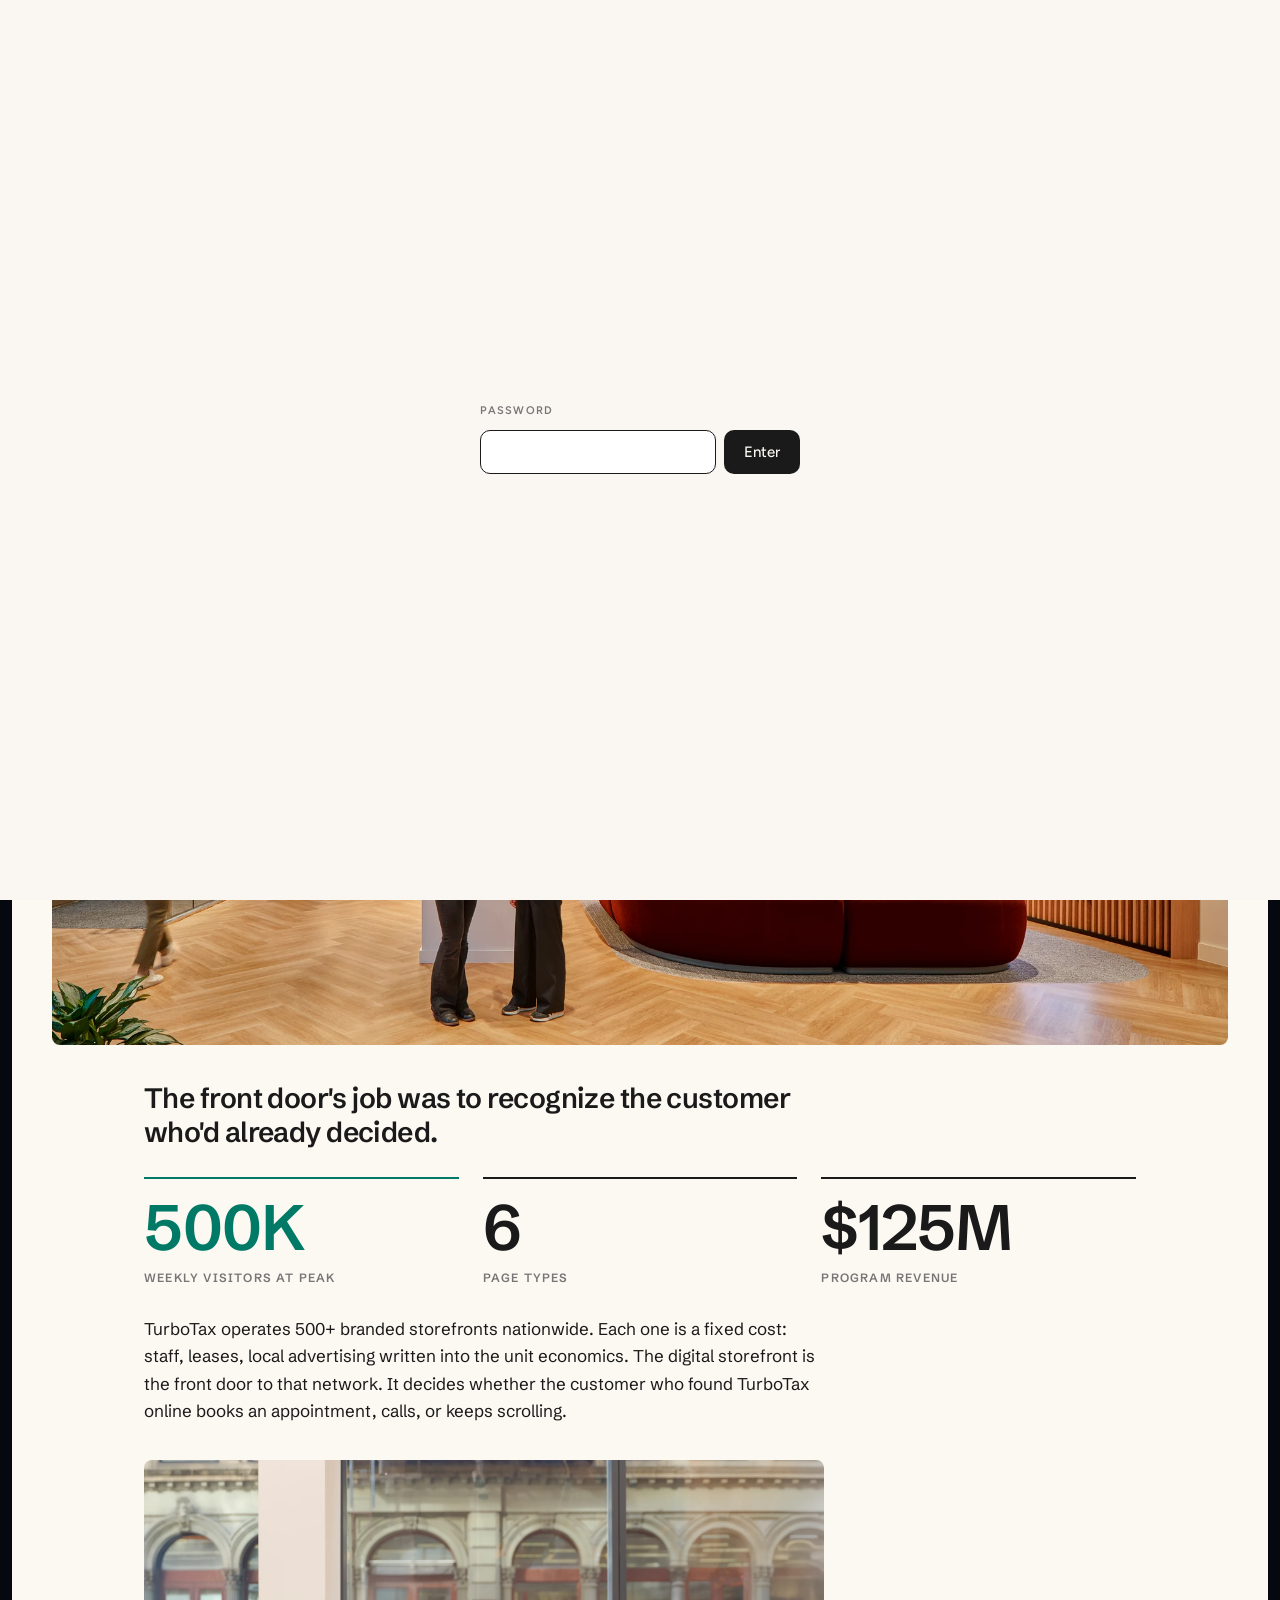
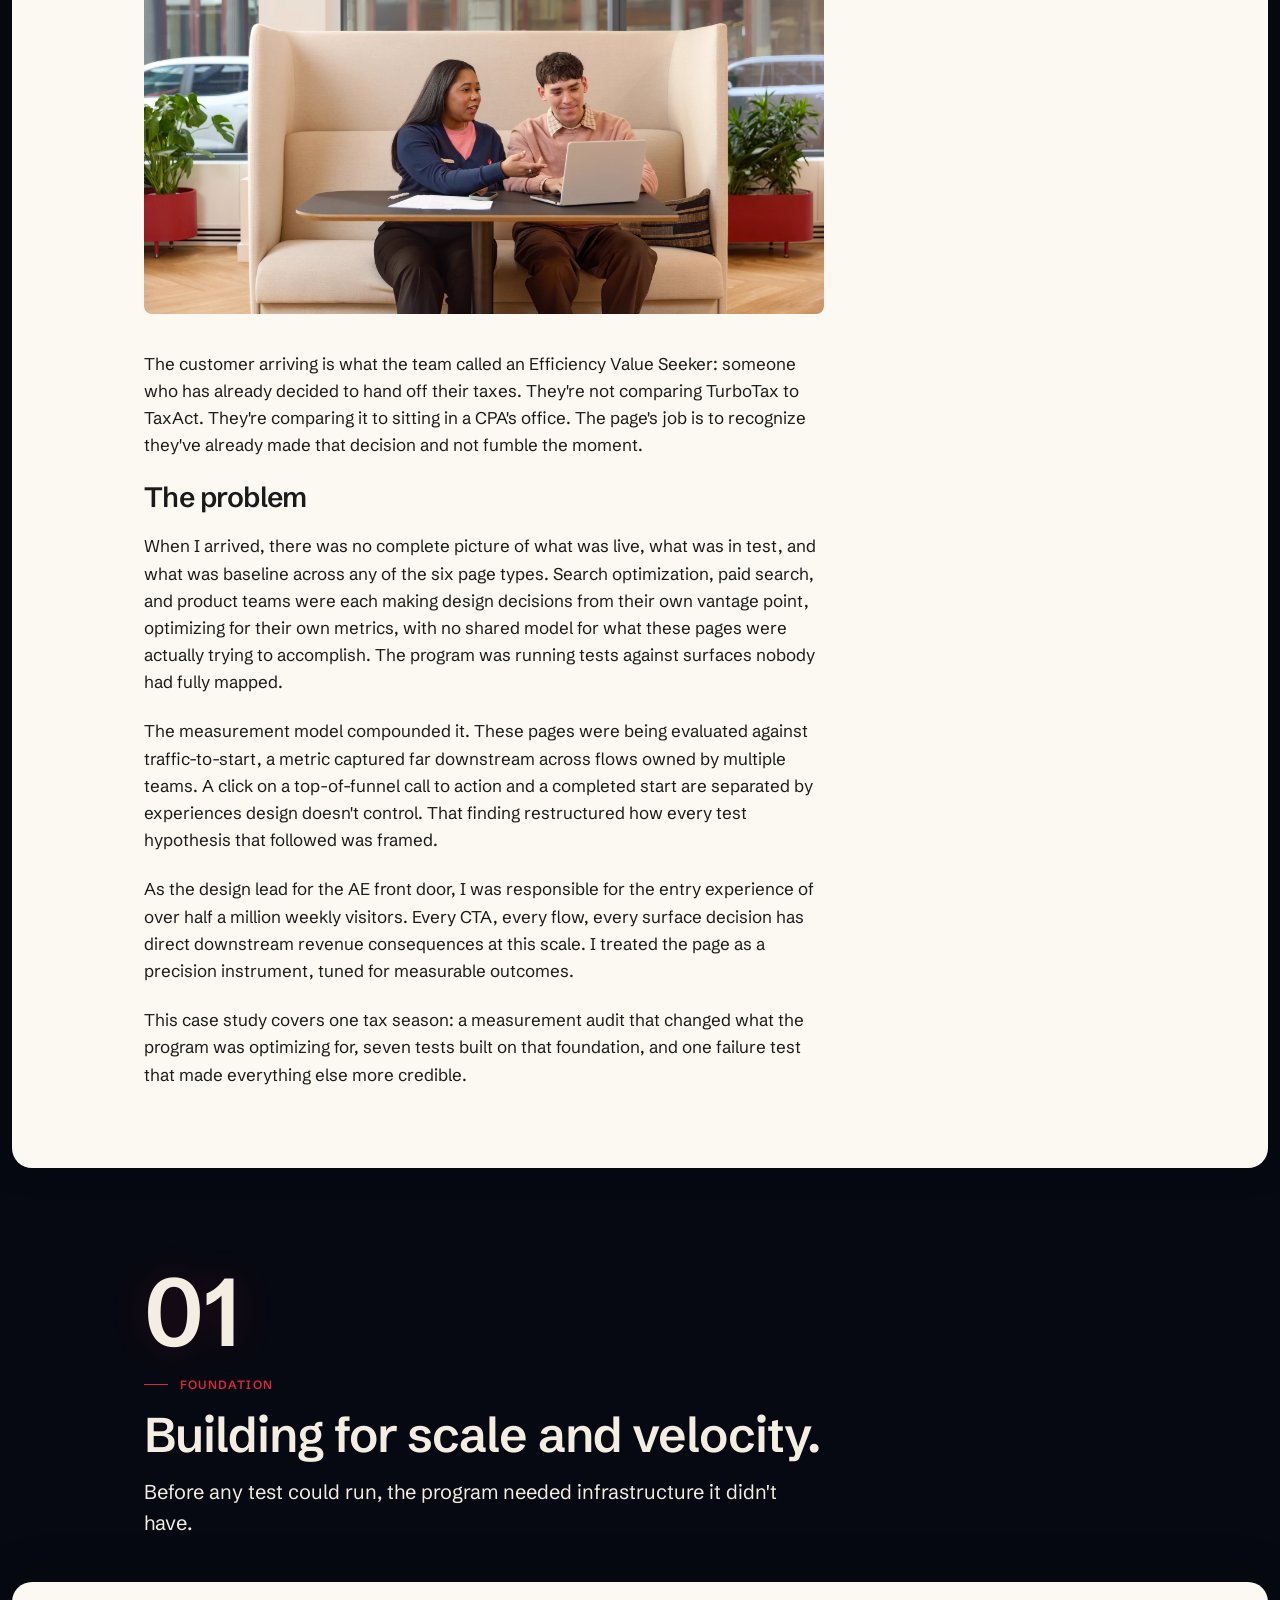
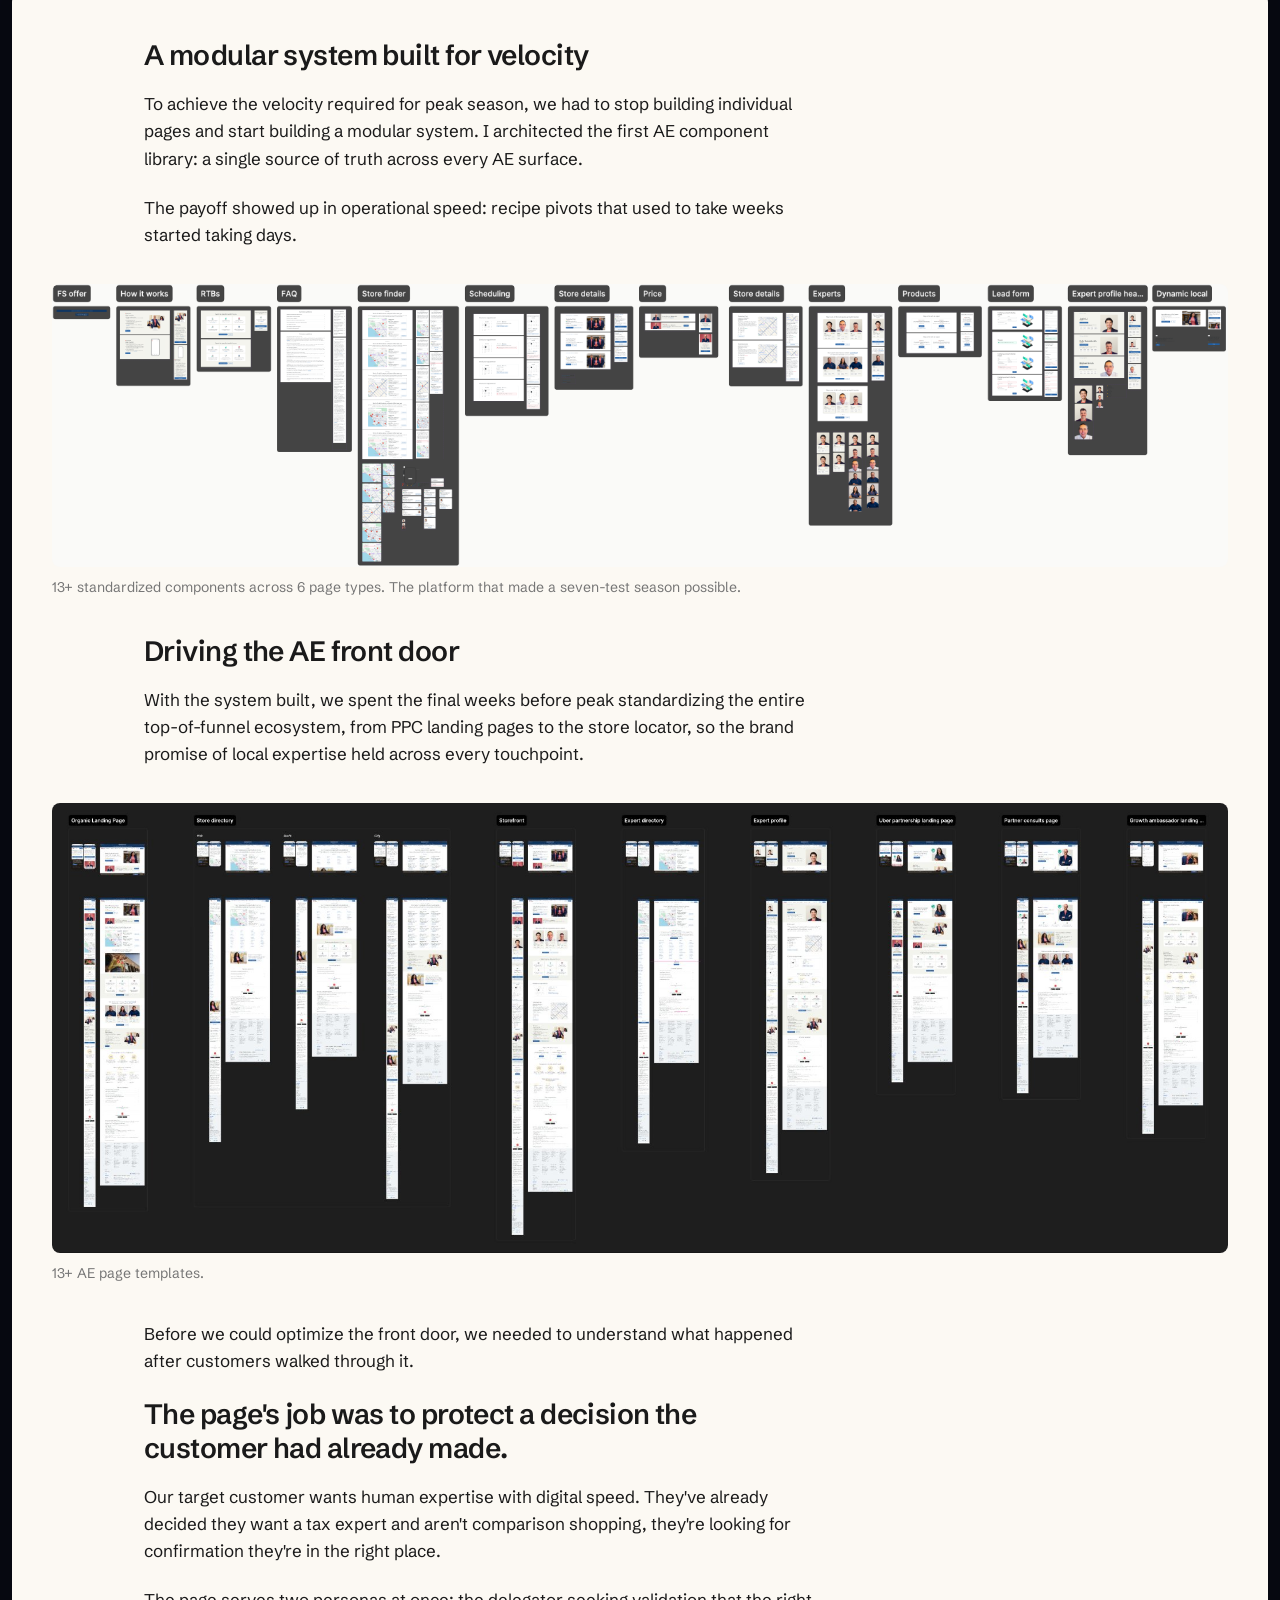
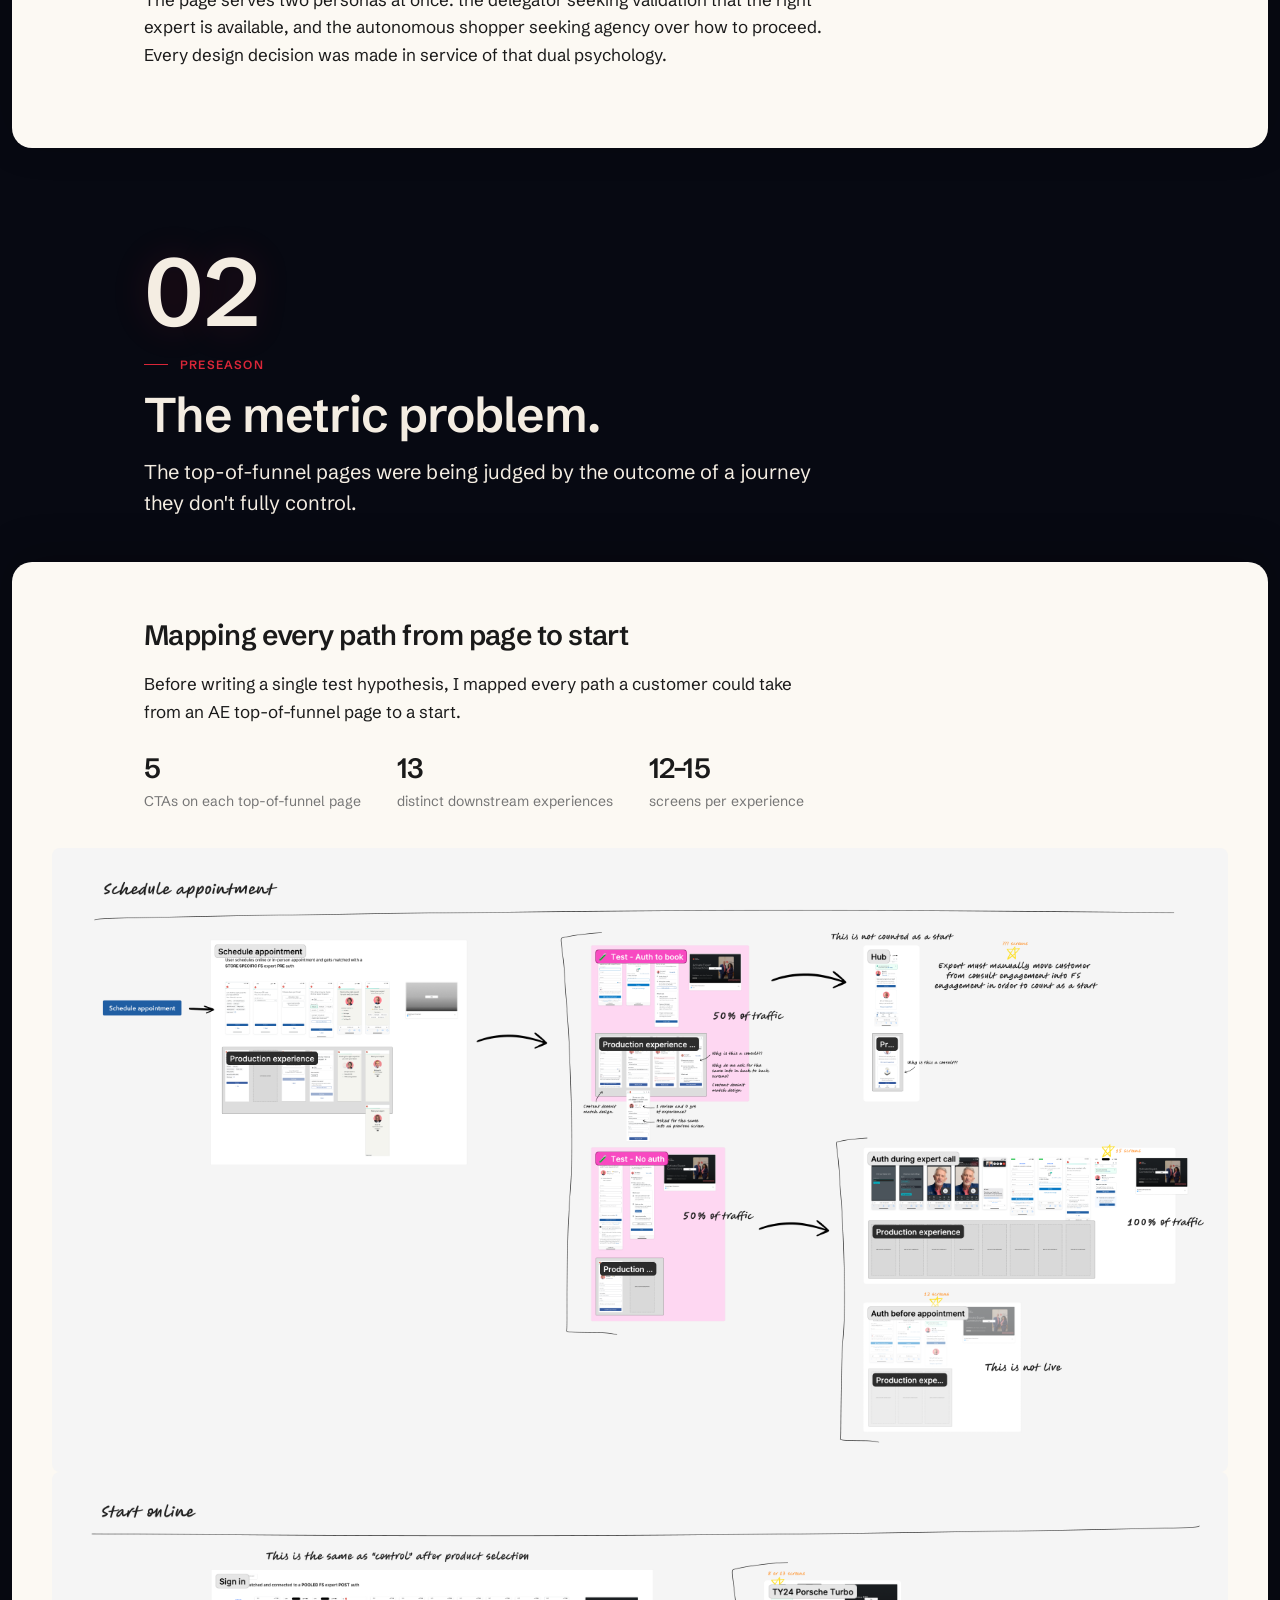
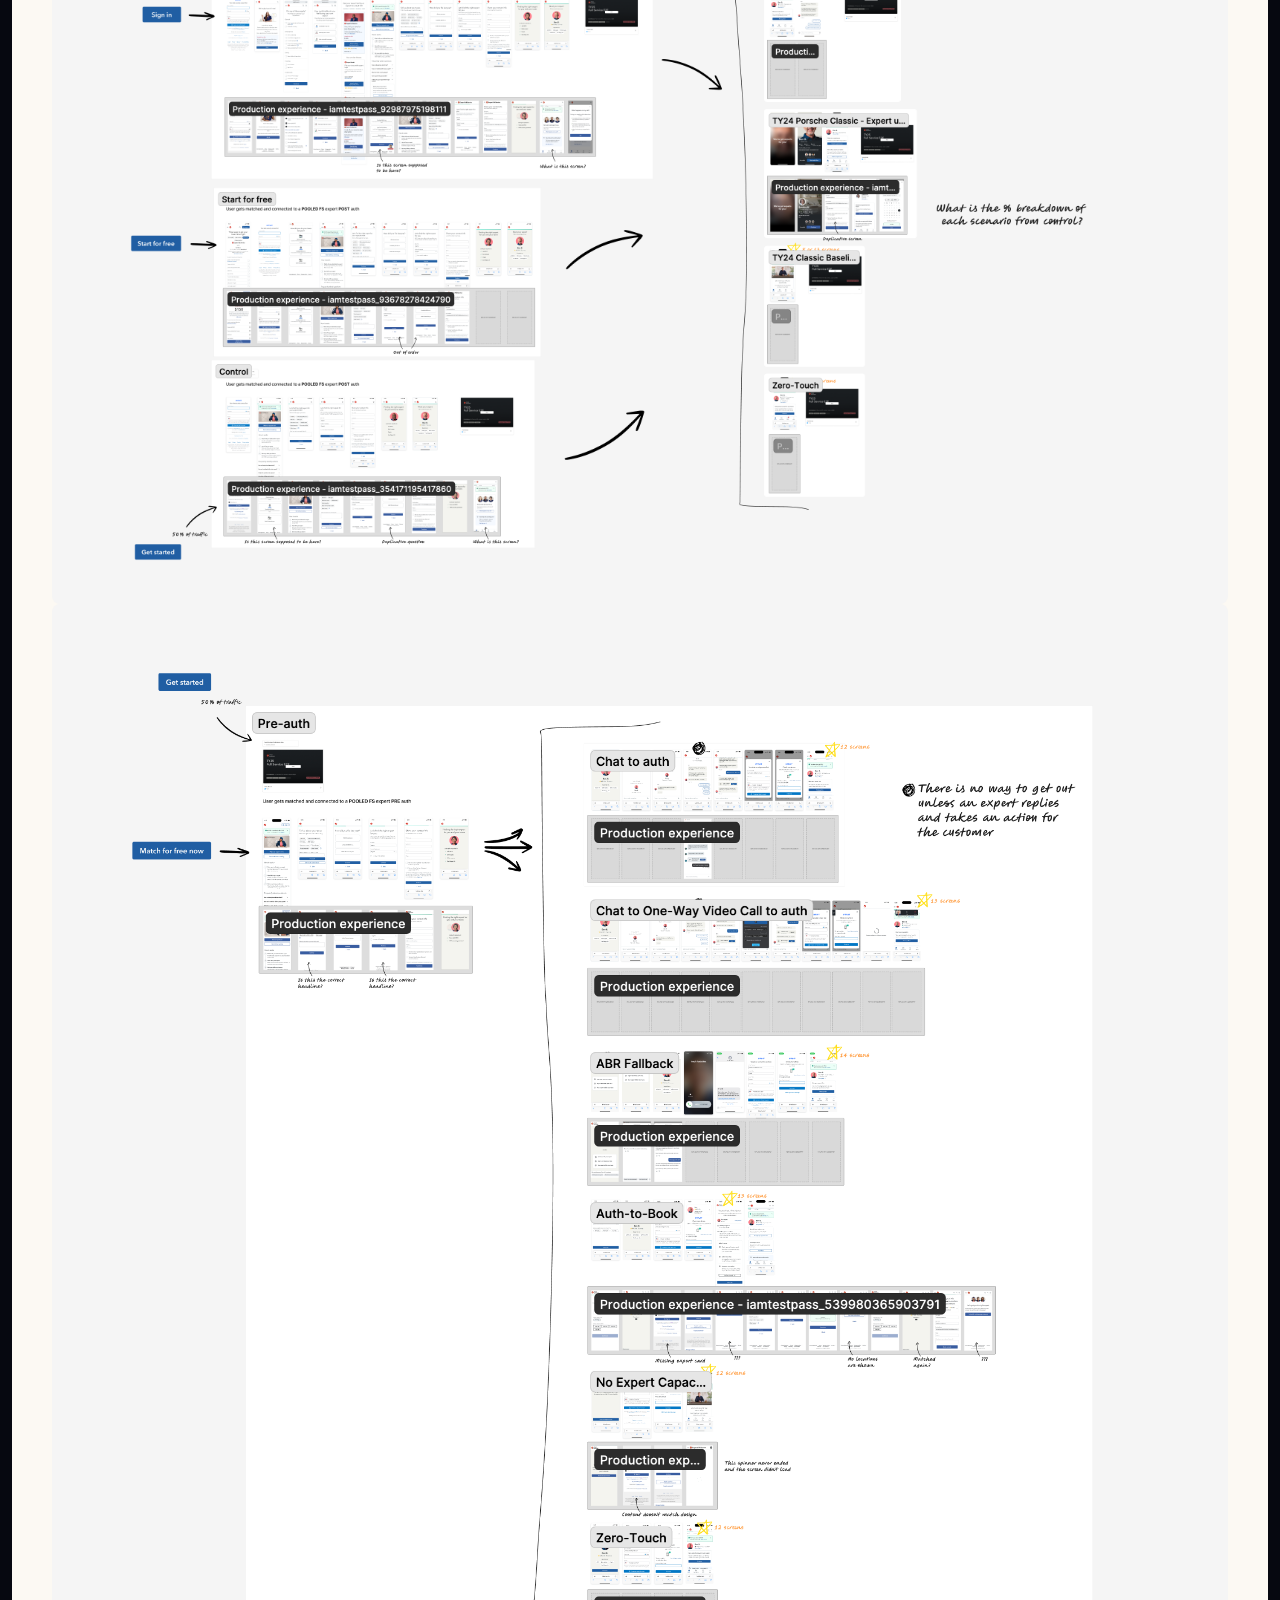
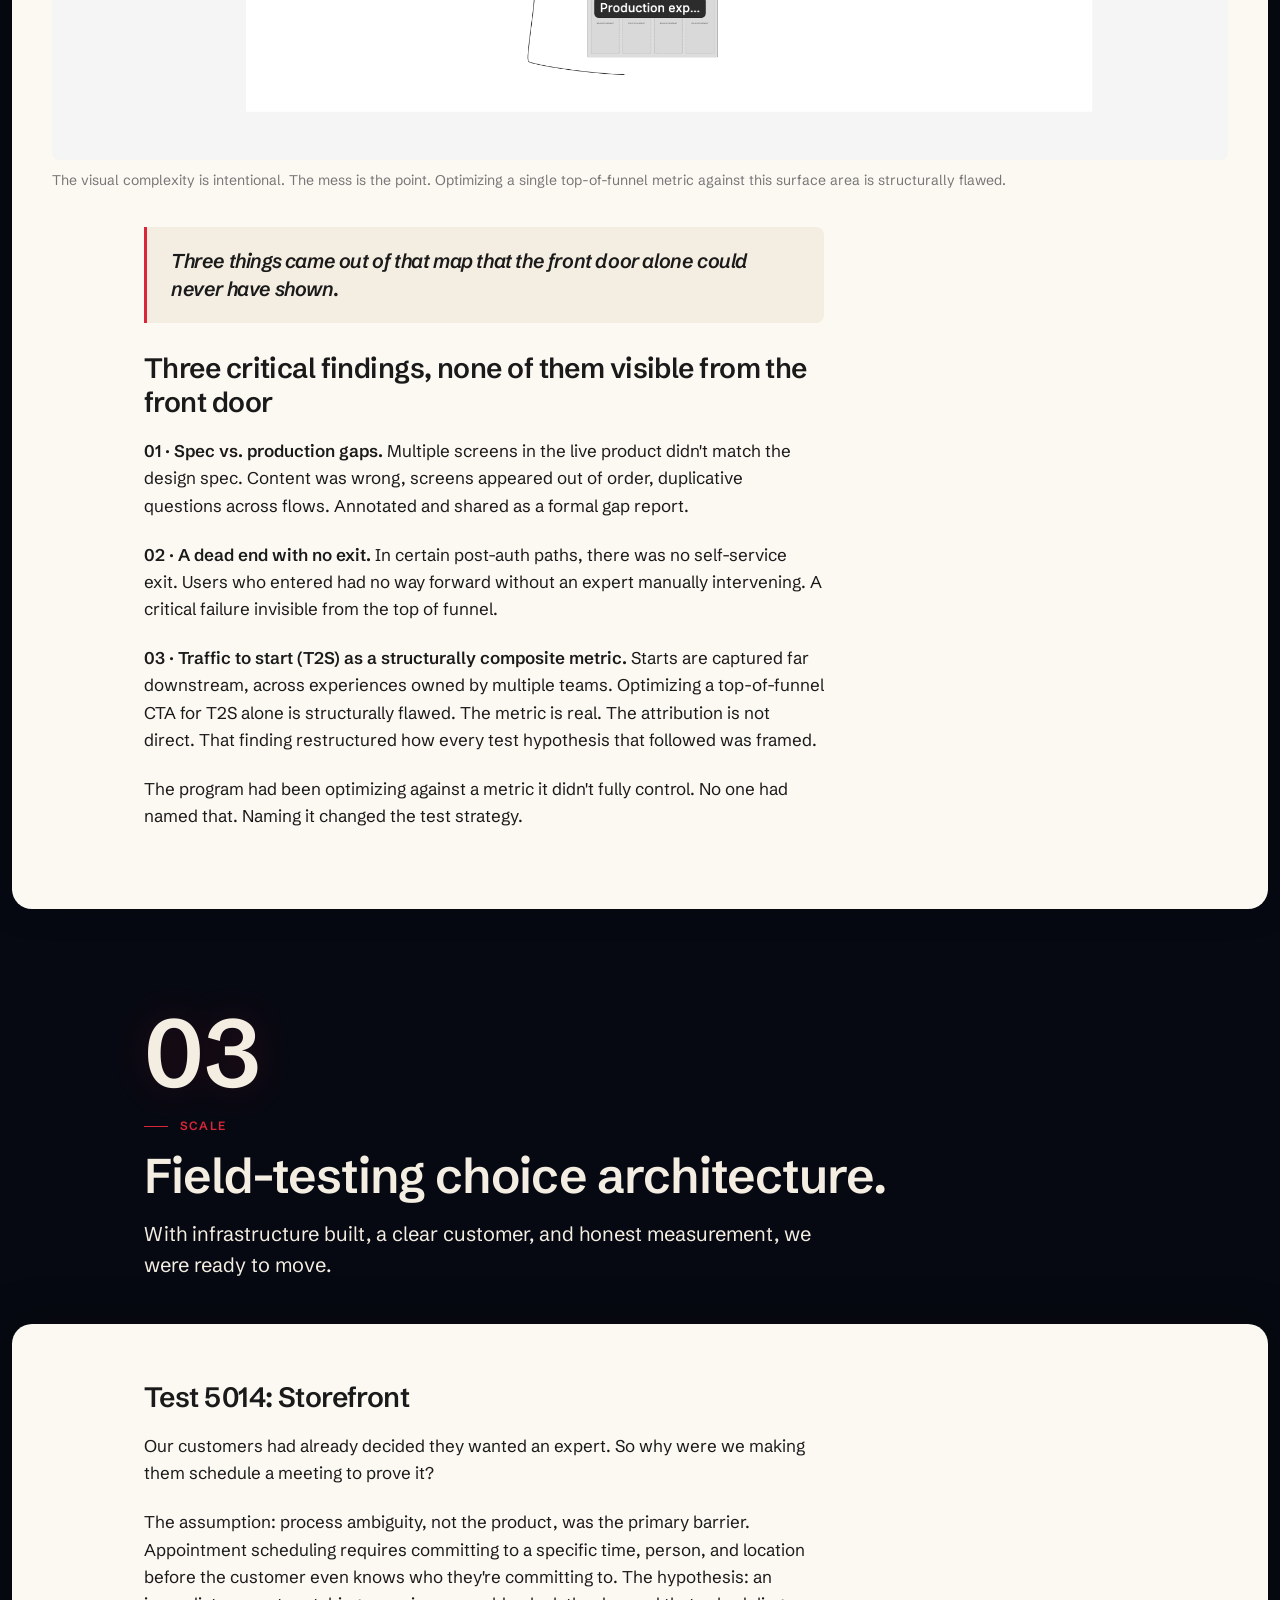
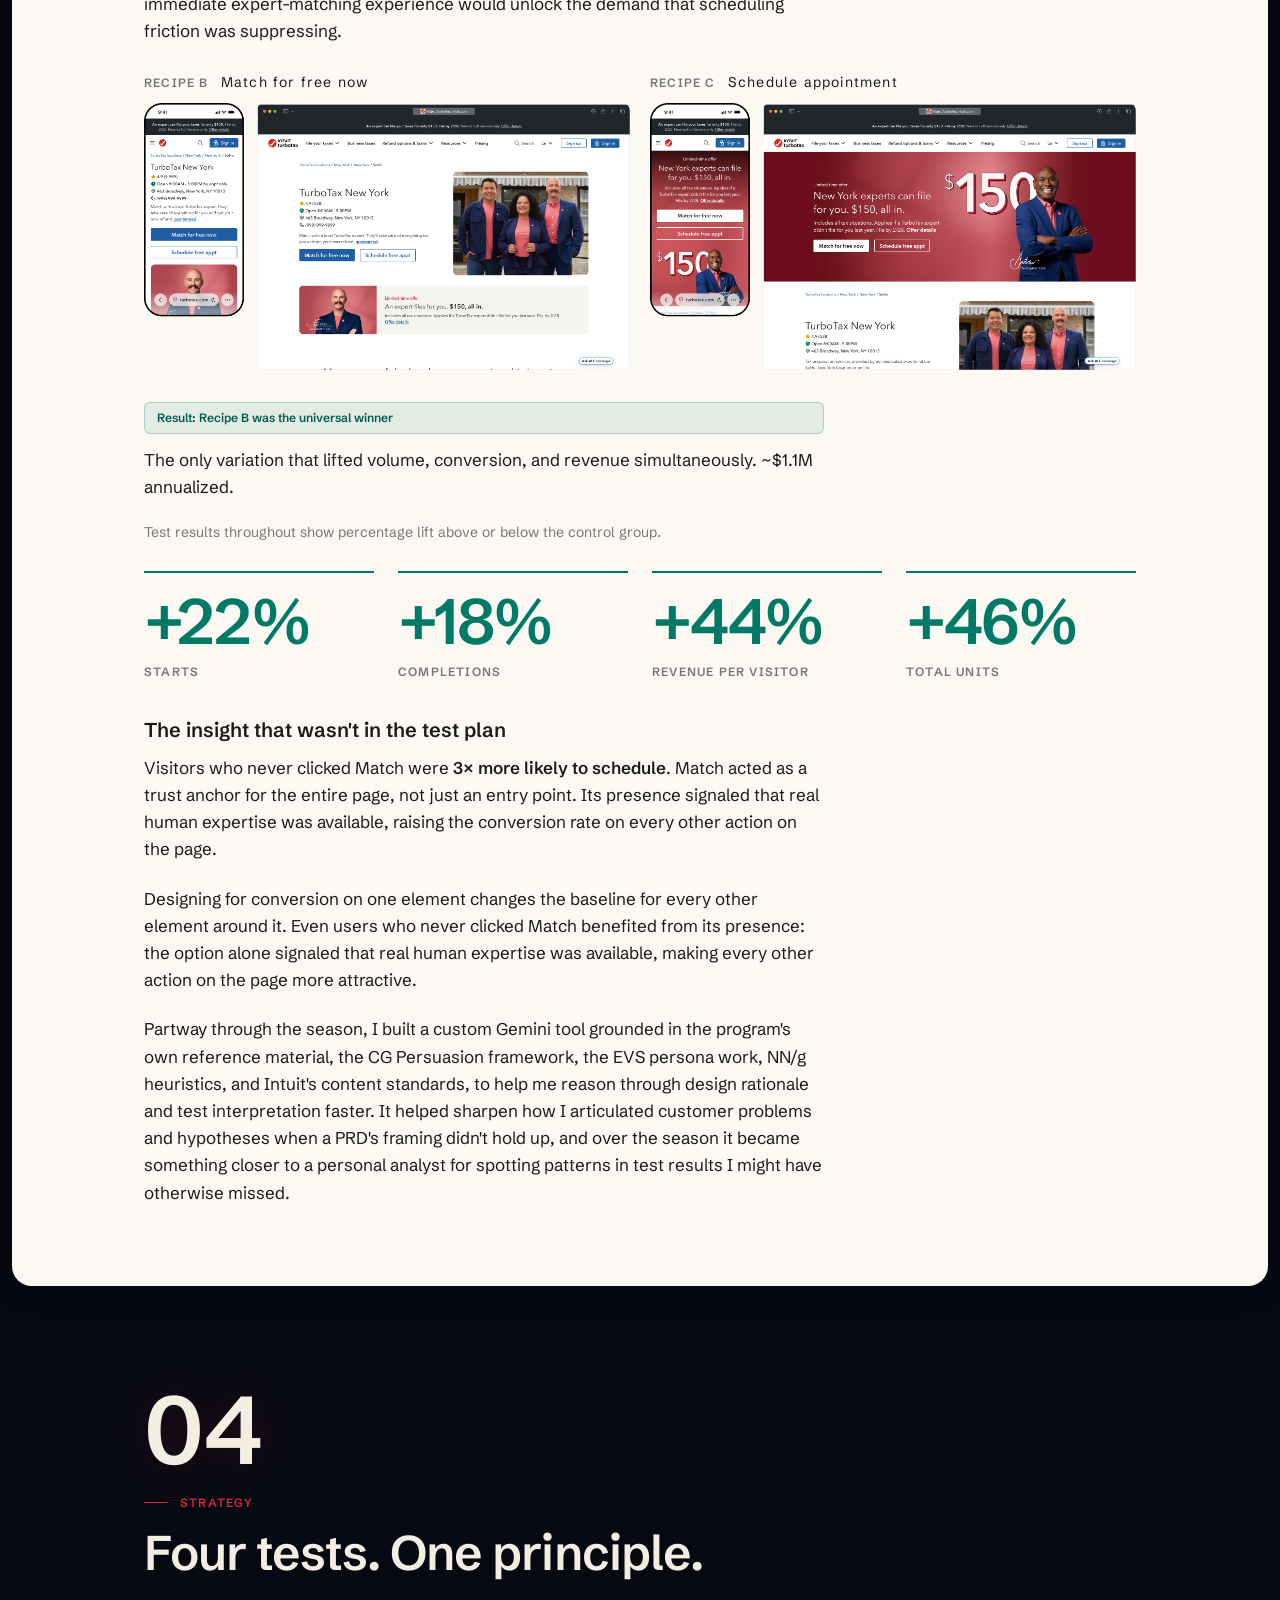
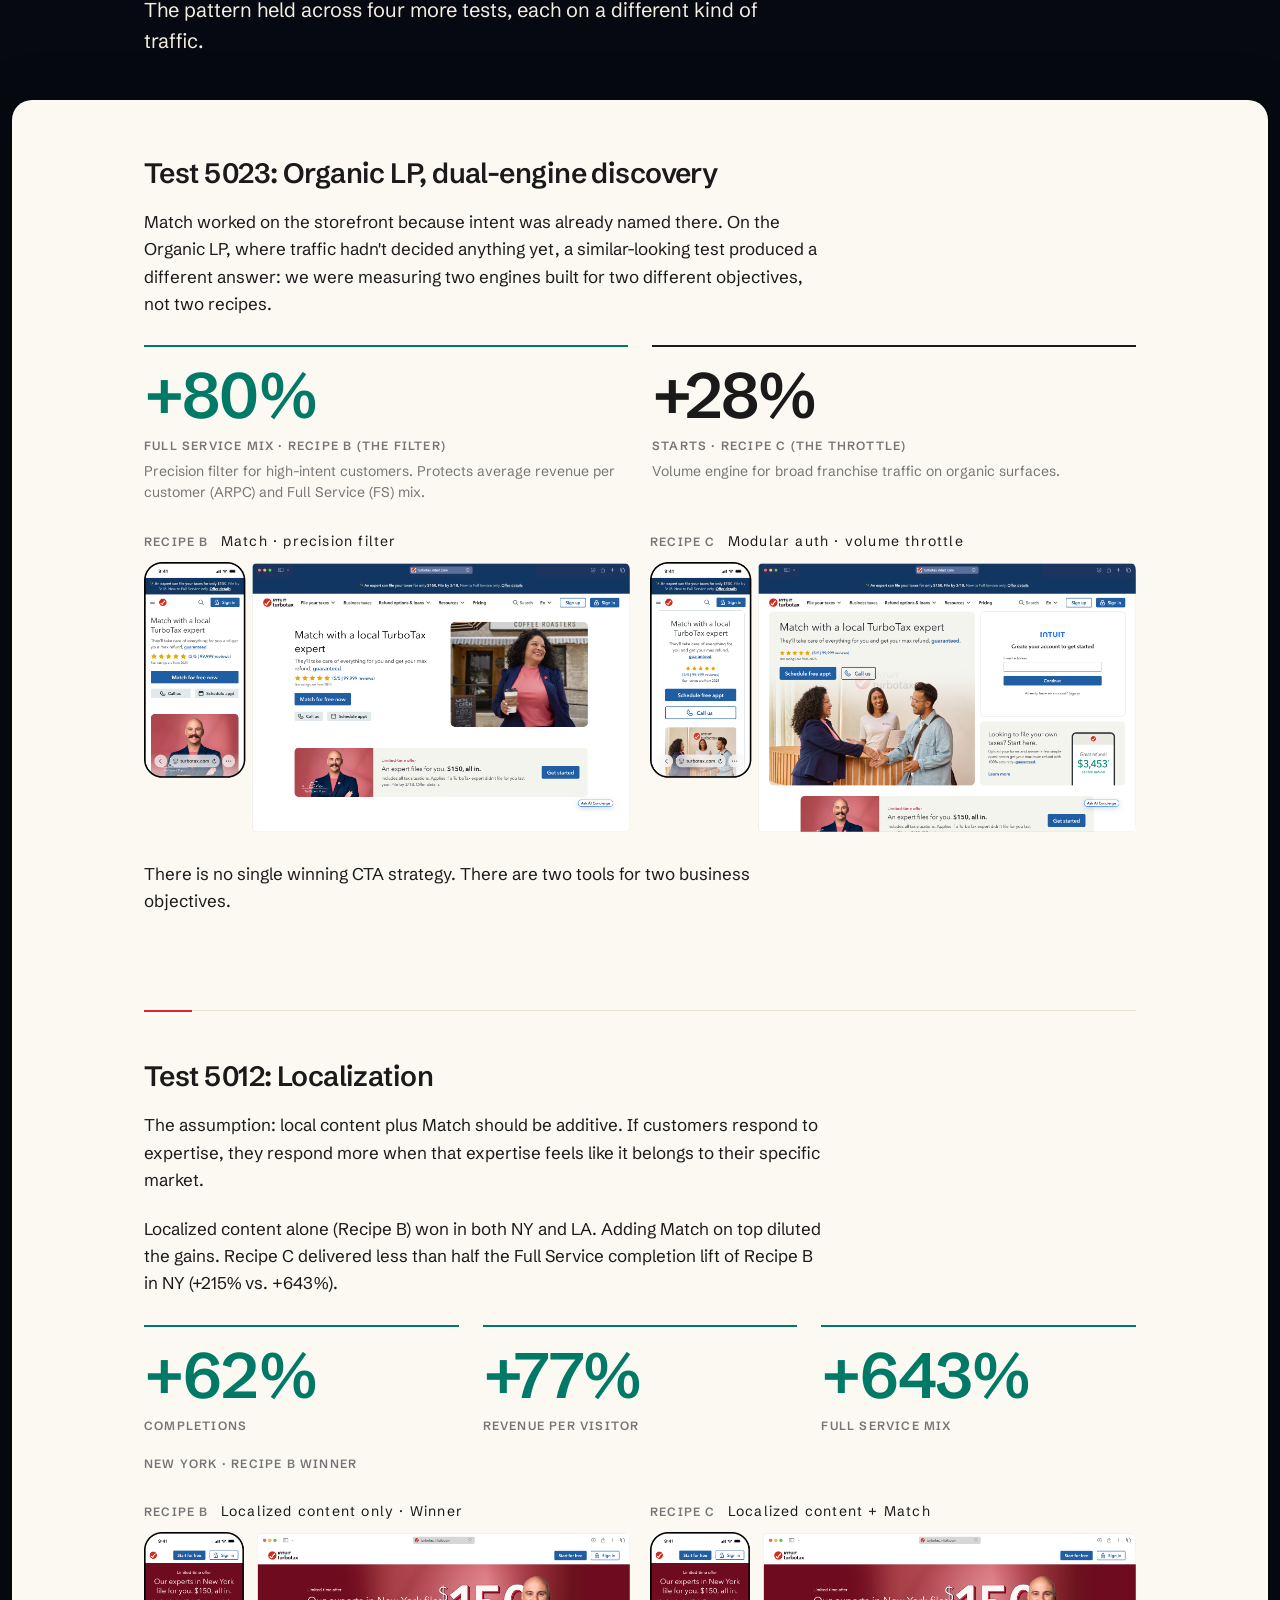
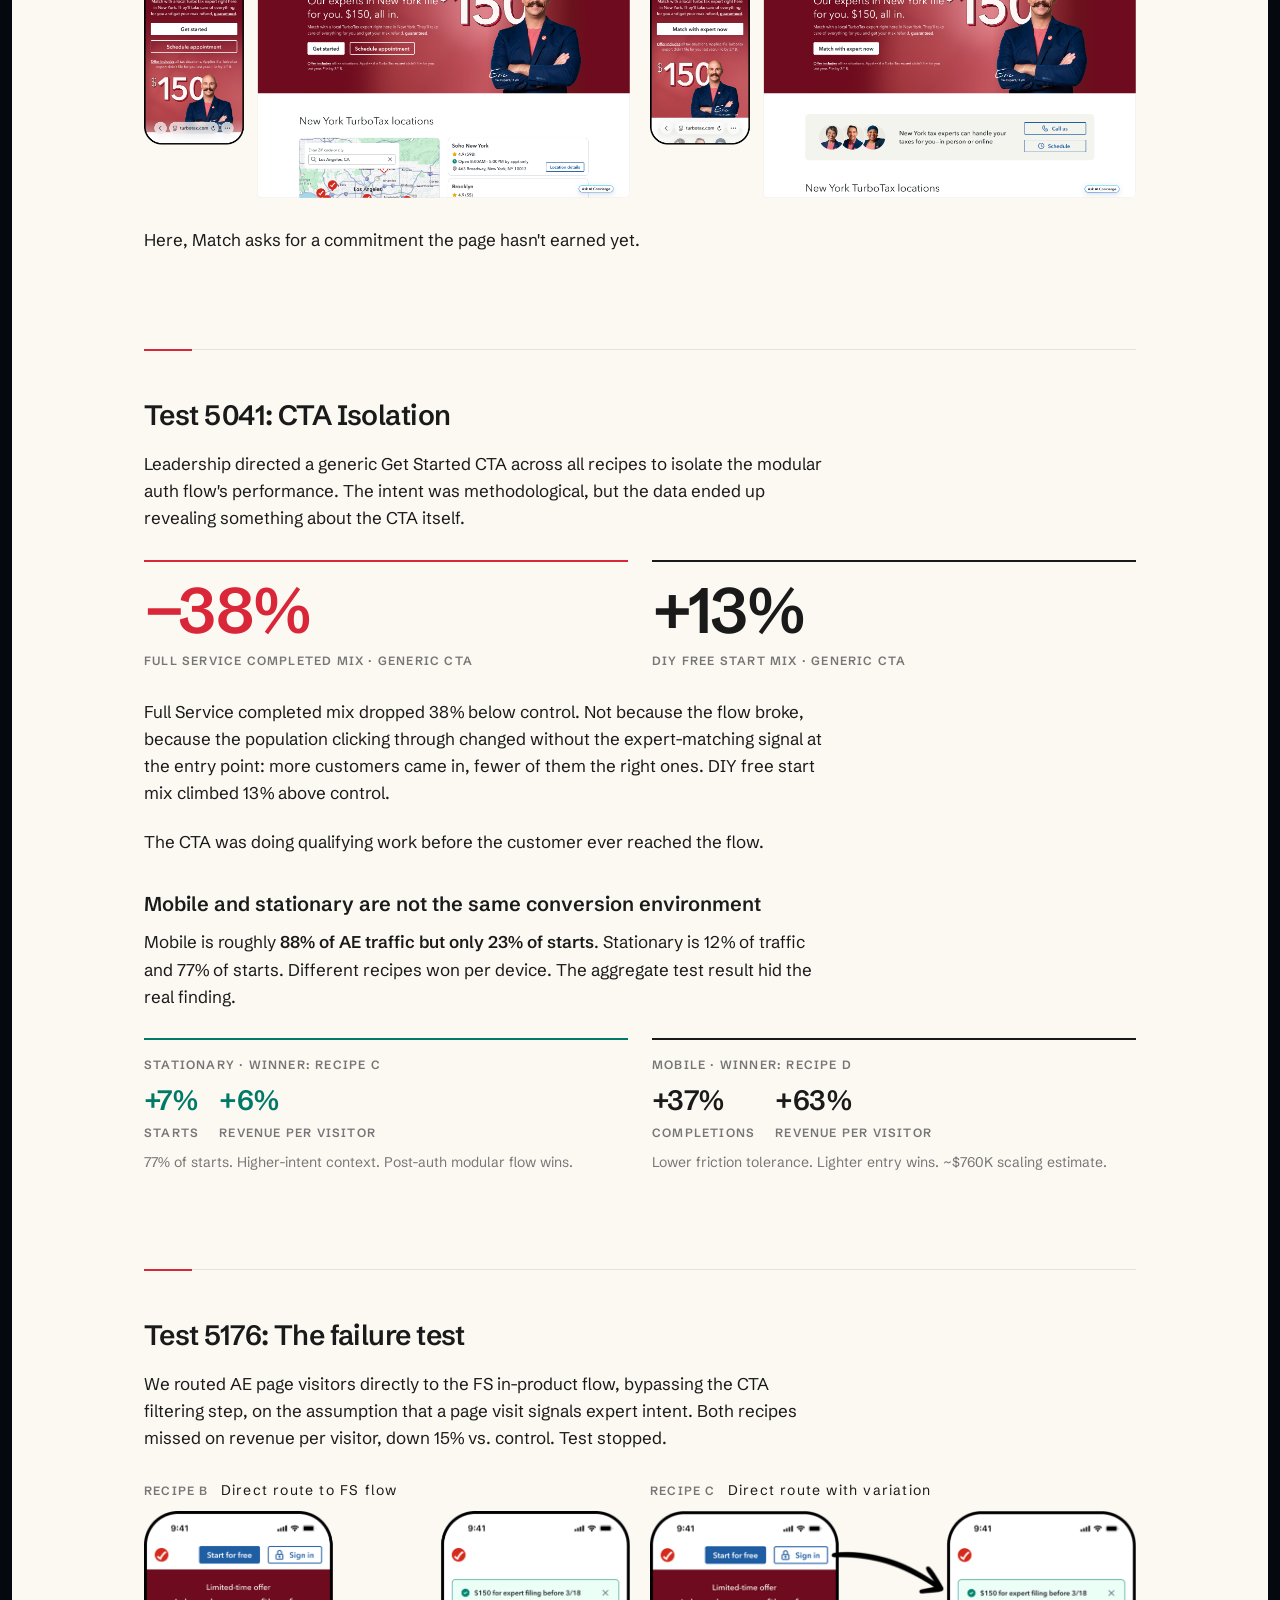
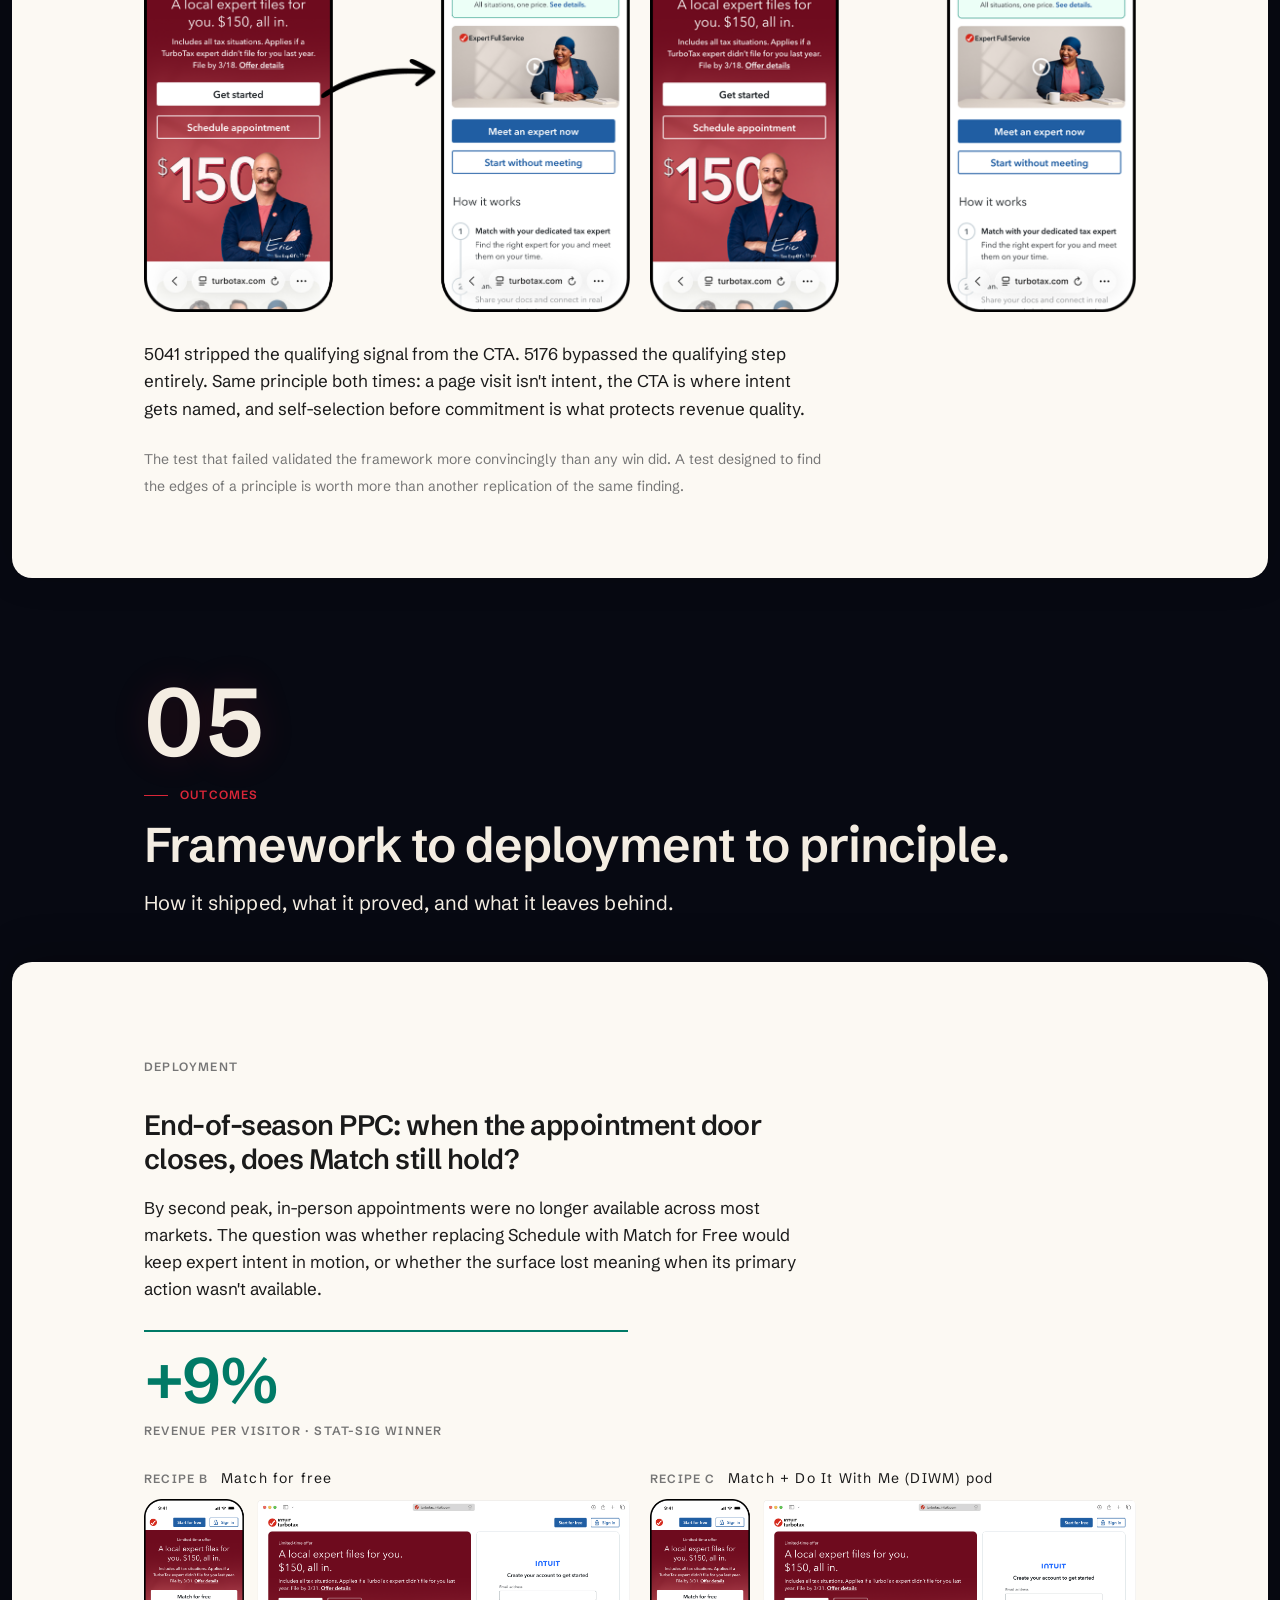
<file: ae-tof.html>
<!DOCTYPE html>
<html lang="en">
<head>
  <meta charset="UTF-8">
  <meta name="viewport" content="width=device-width, initial-scale=1.0, viewport-fit=cover">
  <title>The Front Door · Matt Kirkpatrick</title>
  <meta name="description" content="How TurboTax reimagined the front door for expert tax help. A case study by Matt Kirkpatrick.">
  <meta property="og:title" content="The Front Door · Matt Kirkpatrick">
  <meta property="og:description" content="How TurboTax reimagined the front door for expert tax help. A case study by Matt Kirkpatrick.">
  <meta property="og:image" content="https://467sghvcdm-a11y.github.io/portfolio/assets/og-image.jpg">
  <meta property="og:image:width" content="1200">
  <meta property="og:image:height" content="630">
  <meta property="og:type" content="website">
  <meta name="twitter:card" content="summary_large_image">
  <meta name="twitter:image" content="https://467sghvcdm-a11y.github.io/portfolio/assets/og-image.jpg">
  <link rel="preconnect" href="https://fonts.googleapis.com">
  <link rel="preconnect" href="https://fonts.gstatic.com" crossorigin>
  <link href="https://fonts.googleapis.com/css2?family=Fraunces:ital,opsz,wght@0,9..144,300;0,9..144,600;1,9..144,300&family=Figtree:wght@400;600;800&family=Schibsted+Grotesk:ital,wght@0,400;0,500;0,600;0,700;1,400&display=swap" rel="stylesheet">
  <link rel="stylesheet" href="style.css">
  <style>
    /* Backdrop pattern ported from index.html (see starfield.js for the full
       iOS 26 rationale). html paints the safe-area strips; the starfield div
       is the visible backdrop. NO background-attachment:fixed — broken in
       iOS Safari. */
    html {
      scroll-behavior: smooth;
      min-height: 100dvh;
      color-scheme: dark;
      background-color: #070912;
      background-image:
        radial-gradient(ellipse at 85% 15%, rgba(30,85,200,0.50) 0%, transparent 55%),
        radial-gradient(ellipse at 90% 85%, rgba(15,135,135,0.44) 0%, transparent 50%),
        radial-gradient(ellipse at 10% 50%, rgba(50,40,165,0.28) 0%, transparent 46%);
      background-size: 100% 100dvh;
      background-repeat: no-repeat;
      background-position: top;
    }

    body {
      min-height: 100dvh;
      background-color: #070912;
      position: relative;
      --accent: #d92638;
      --card-radius: 20px;
      --card-h: max(64px, calc((100vw - 16px - 1000px) / 2));
    }

    #starfield {
      position: absolute;
      inset: 0;
      z-index: 0;
      pointer-events: none;
      overflow: hidden;
      background-color: #070912;
      background-image:
        radial-gradient(ellipse at 85% 15%, rgba(30,85,200,0.50) 0%, transparent 55%),
        radial-gradient(ellipse at 90% 85%, rgba(15,135,135,0.44) 0%, transparent 50%),
        radial-gradient(ellipse at 10% 50%, rgba(50,40,165,0.28) 0%, transparent 46%);
    }
    @media (hover: hover) and (pointer: fine) {
      #starfield { position: fixed; }
    }
    /* NO scroll coupling of any kind on this layer — every variant was tried
       on-device and failed: position:fixed (black bars / glass scrim from
       iOS 26's treatment of visually stationary layers), per-frame JS
       transform pinning (star jitter), and scroll-driven animation-timeline
       parallax (also jitter — not compositor-smooth on iOS Safari yet). The
       sky stays static in the document; the slow time-based drift on the
       stars themselves (see star-drift keyframes) is what keeps it feeling
       detached from the content. */
    .star {
      position: absolute;
      border-radius: 50%;
      background: #fff;
    }
    @keyframes star-twinkle {
      0%, 100% { opacity: var(--op-lo); }
      50% { opacity: var(--op-hi); }
    }
    /* Slow ambient wander (alternates back and forth, so no loop snap).
       Time-based, never scroll-linked — see the comment above #starfield. */
    @keyframes star-drift {
      from { transform: translate(0, 0); }
      to   { transform: translate(var(--drift-x), var(--drift-y)); }
    }
    .meteor {
      position: absolute;
      border-radius: 2px;
      transform-origin: left center;
      opacity: 0;
    }
    @keyframes meteor-move {
      0%   { transform: translate(0, 0) rotate(var(--angle)); opacity: 0; }
      8%   { opacity: 1; }
      85%  { opacity: 1; }
      100% { transform: translate(var(--dx), var(--dy)) rotate(var(--angle)); opacity: 0; }
    }
    @keyframes drift-rise {
      0%   { transform: translate(0, 0); }
      50%  { transform: translate(var(--sway), -50vh); }
      100% { transform: translate(0, -100vh); }
    }

    .pv-inner {
      display: flex;
      flex-direction: column;
      gap: 8px;
      padding: 8px 12px 24px;
      position: relative;
      z-index: 1;
    }

    .card {
      background: var(--c-card-surface);
      border-radius: var(--card-radius);
      padding: 56px var(--card-h) 80px;
      position: relative;
      box-shadow: 0 -8px 40px rgba(0,0,0,0.22);
      overflow: hidden;
    }

    /* ── Hero ── */
    .hero {
      background: transparent;
      color: #f4ede2;
      min-height: 68vh;
      padding: 36px var(--card-h) 56px;
      display: flex;
      flex-direction: column;
      margin: -8px -8px 0;
      border-radius: 0;
    }

    .cs-chap-nav {
      position: fixed;
      top: 16px;
      left: 50%;
      transform: translateX(-50%);
      z-index: 100;
      display: flex;
      align-items: center;
      gap: 2px;
      font-family: var(--font-heading);
      font-weight: 400;
      background: rgba(10,10,10,0.65);
      backdrop-filter: blur(12px);
      -webkit-backdrop-filter: blur(12px);
      border: 1px solid rgba(255,255,255,0.08);
      border-radius: 100px;
      padding: 3px;
      white-space: nowrap;
    }
    .cs-chap-link {
      color: rgba(244,237,226,0.72);
      text-decoration: none;
      padding: 5px 14px;
      border-radius: 100px;
      transition: color 150ms, background 150ms;
    }
    .cs-chap-link:hover { color: #f4ede2; }
    .cs-chap-link.active { color: #f4ede2; background: rgba(255,255,255,0.18); }

    .cs-back {
      position: fixed;
      top: 16px;
      left: 16px;
      z-index: 100;
      font-family: var(--font-heading);
      color: rgba(244,237,226,0.6);
      text-decoration: none;
      background: rgba(10,10,10,0.65);
      backdrop-filter: blur(12px);
      -webkit-backdrop-filter: blur(12px);
      border: 1px solid rgba(255,255,255,0.12);
      border-radius: 100px;
      padding: 8px 16px;
      transition: color 200ms, background 200ms, border-color 200ms;
    }
    .cs-back:hover { color: #f4ede2; background: rgba(10,10,10,0.85); }
    .cs-back.on-light { color: rgba(0,0,0,0.5); background: rgba(252,249,243,0.82); border-color: rgba(0,0,0,0.06); }
    .cs-back.on-light:hover { color: rgba(0,0,0,0.85); background: rgba(252,249,243,0.96); }

    .hero-body {
      flex: 1;
      display: flex;
      flex-direction: column;
      justify-content: space-between;
      margin-top: 72px;
    }

    .hero-img {
      margin: 40px 0 0;
    }
    .hero-img img {
      width: 100%;
      display: block;
      border: none;
      border-radius: 8px;
    }

    .hero-eyebrow {
      font-family: var(--font-heading);
      color: var(--accent);
      margin-bottom: 20px;
      display: flex;
      align-items: center;
      gap: 10px;
    }
    .hero-eyebrow::before { content: ''; width: 18px; height: 1px; background: var(--accent); }

    .cs-title {
      font-family: var(--font-heading);
      font-size: var(--fs-7xl);
      line-height: 1.08;
      color: var(--c-cream);
      max-width: 1000px;
      text-wrap: balance;
    }

    .hero-foot {
      text-transform: none;
      letter-spacing: 0;
      display: flex;
      gap: 48px;
      margin-top: 48px;
      padding-top: 22px;
      border-top: 1px solid rgba(255,255,255,0.1);
    }
    .hero-foot b {
      display: block;
      font-family: var(--font-heading);
      font-size: var(--fs-2xl);
      font-weight: 380;
      color: var(--c-cream);
      margin-top: 6px;
      letter-spacing: -0.02em;
      text-transform: none;
      white-space: nowrap;
    }

    /* ── Body ── */
    h3 { font-size: var(--fs-2xl); margin-bottom: 18px; }

    h4 { font-size: var(--fs-lg); margin: 36px 0 12px; }

    .cs-result { margin: 32px 0 12px; display: flex; align-items: center; gap: 10px; }

    .cs-section {
      margin-top: 96px;
      padding-top: 48px;
      border-top: 1px solid #e8e3d4;
      position: relative;
    }
    .cs-section::before {
      content: '';
      position: absolute;
      top: -1px;
      left: 0;
      width: 48px;
      height: 2px;
      background: var(--accent);
    }
    /* First section in a card: no margin/padding/border/tab */
    .card > .cs-section:first-child {
      margin-top: 0;
      padding-top: 0;
      border-top: none;
    }
    .card > .cs-section:first-child::before { display: none; }
    /* And its first child element drops its own top margin */
    .card > .cs-section:first-child > *:first-child { margin-top: 0; }
    .cs-subsection-label {
      display: flex;
      align-items: center;
      gap: 12px;
      margin-top: 64px;
      margin-bottom: 32px;
    }
    .card > .cs-subsection-label:first-child { margin-top: 40px; }

    /* ── Reading column cap inside cards ──
       Paragraphs, headings, and inline lists pin to ~680px (~70ch) for
       comfortable line length. Figures, metric grids, tables, recipe pairs,
       and split lists keep full card width. */
    .card :is(p, h3, h4, .cs-callout, .cs-provocation-list, .cs-inline-stats) {
      max-width: 680px;
    }

    /* ── Chapter breaks ── */
    .cs-chapter, .card { scroll-margin-top: 72px; }

    .pv-inner { counter-reset: chapter; }

    /* Chapter intermissions sit OUTSIDE cards, on the nebula background.
       Cream type. Generous top padding pushes the band away from the previous
       card; tighter bottom padding brings it close to the card it introduces. */
    .cs-chapter {
      counter-increment: chapter;
      background: transparent;
      color: var(--c-cream);
      padding: 88px var(--card-h) 36px;
      position: relative;
    }
    /* Massive numeral, cream on nebula — floats in left margin at wide viewports */
    .cs-chapter::before {
      content: counter(chapter, decimal-leading-zero);
      font-family: var(--font-heading);
      font-weight: var(--font-heading-weight);
      font-size: var(--fs-9xl);
      line-height: 0.82;
      letter-spacing: 0;
      color: var(--c-cream);
      font-feature-settings: 'lnum';
      text-shadow: 0 0 36px rgba(217,38,56,0.18);
      position: absolute;
      top: 88px;
      left: 0;
      width: var(--card-h);
      padding-right: 32px;
      text-align: right;
    }
    /* Below ~1280px the left margin isn't wide enough for the numeral to live in —
       fall back to stacked-above-content. Mobile rules below override font size further. */
    @media (max-width: 1280px) {
      .cs-chapter::before {
        position: static;
        width: auto;
        padding-right: 0;
        text-align: left;
        display: block;
        font-size: var(--fs-8xl);
        line-height: 1;
        margin-bottom: 16px;
      }
    }
    .cs-chapter-label {
      /* Inherits .label (12px Figtree 600 uppercase + tracking) — override color + layout */
      color: var(--accent);
      margin-bottom: 16px;
      display: flex;
      align-items: center;
      gap: 12px;
    }
    .cs-chapter-label::before {
      content: '';
      width: 24px;
      height: 1px;
      background: var(--accent);
    }
    .cs-chapter-title {
      /* Inherits global h2: Fraunces 300, letter-spacing -0.02em */
      font-size: clamp(var(--fs-4xl), 3.8vw, var(--fs-6xl));
      line-height: 1.04;
      color: var(--c-cream);
      margin-bottom: 16px;
      text-wrap: balance;
    }
    .cs-chapter-sub {
      /* Lede beneath the chapter title — a clear step below the serif title
         so hierarchy holds even on mobile where the title clamps to its min.
         Looser leading so the multi-line sentence breathes. */
      font-size: var(--fs-lg);
      line-height: 1.55;
      color: var(--c-cream);
      max-width: 56ch;
    }

    /* When a takeaway leads a card (final closing card), drop its leading space */
    .card > .cs-takeaway:first-child {
      margin-top: 0;
      padding-top: 0;
    }

    /* ── Callout ── */
    .cs-callout {
      font-family: var(--font-heading);
      font-size: var(--fs-lg);
      font-weight: var(--font-heading-weight);
      font-style: italic;
      color: #1a1a1a;
      line-height: 1.4;
      letter-spacing: -0.02em;
      padding: 20px 24px;
      border-left: 3px solid var(--accent);
      background: var(--c-card-subsurface);
      border-radius: 0 8px 8px 0;
      margin: 28px 0;
    }

    .cs-annotation { color: var(--c-secondary); }

    /* ── Metric grids ── */
    .cs-metrics { display: grid; gap: 24px; margin: 28px 0; }
    .cs-metrics-2 { grid-template-columns: repeat(2, 1fr); }
    .cs-metrics-3 { grid-template-columns: repeat(3, 1fr); }
    .cs-metrics-4 { grid-template-columns: repeat(4, 1fr); }

    .cs-metric { border-top: 2px solid #e0e0e0; padding-top: 16px; }
    .cs-metric.hi { border-top-color: #1a1a1a; }
    .cs-metric.win { border-top-color: #007A66; }
    .cs-metric.neg { border-top-color: var(--accent); }

    .cs-metric-val {
      font-family: var(--font-heading);
      font-size: var(--fs-7xl);
      font-weight: var(--font-heading-weight);
      color: #767676;
      line-height: 1.0;
      letter-spacing: -0.02em;
    }
    .cs-metric-val.hi { color: #1a1a1a; }
    .cs-metric-val.win { color: #007A66; }
    .cs-metric-val.neg { color: var(--accent); }
    .cs-metric-sup { font-family: var(--font-sans); font-size: var(--fs-label); color: #767676; font-weight: 400; margin-left: 4px; letter-spacing: 0.04em; }
    .cs-metric-lbl { margin-top: 10px; }
    .cs-metric-ctx { color: var(--c-secondary); margin-top: 6px; }

    /* ── Compact metric variant ── used when a single metric block contains
       a heading label + a row of two smaller paired values + a caption. */
    .cs-metric-head { margin-top: 0; margin-bottom: 12px; }
    .cs-metric-row { display: flex; gap: 20px; margin-bottom: 10px; }
    .cs-metric-val.sm { font-size: var(--fs-2xl); }

    /* Small caption tag tied to a metric row (e.g. cohort label) */
    .cs-metric-tag { margin-top: -8px; margin-bottom: 20px; }

    /* ── Inline stats ── */
    .cs-inline-stats { display: flex; gap: 36px; flex-wrap: wrap; margin: 20px 0 28px; }
    .cs-inline-stat { color: var(--c-secondary); }
    .cs-inline-stat strong {
      display: block;
      font-family: var(--font-heading);
      font-size: var(--fs-2xl);
      font-weight: var(--font-heading-weight);
      color: #1a1a1a;
      margin-bottom: 2px;
      letter-spacing: -0.02em;
    }

    /* ── Images ── */
    figure { margin: 36px 0; }
    figure img { width: 100%; height: auto; display: block; border-radius: 8px; }
    .card figure {
      margin: 36px min(0px, 40px - var(--card-h));
      width: calc(100% + 2 * max(0px, var(--card-h) - 40px));
    }

    /* ── Recipe pairs ── */
    .cs-recipe-pair { display: grid; grid-template-columns: 1fr 1fr; gap: 20px; margin: 28px 0; }
    .cs-recipe-label { margin-bottom: 10px; }
    .cs-recipe-label .accent { color: var(--c-primary); text-transform: none; font-size: var(--fs-caption); font-weight: 400; margin-left: 8px; }
    .cs-recipe img { width: 100%; height: auto; border-radius: 8px; display: block; }

    /* ── Principles matrix ── */
    .cs-matrix { width: 100%; border-collapse: collapse; font-size: var(--fs-caption); margin: 28px 0; }
    .cs-matrix th, .cs-matrix td { padding: 14px 18px 14px 0; text-align: left; border-bottom: 1px solid var(--c-rule); vertical-align: top; line-height: 1.55; }
    .cs-matrix tbody tr:last-child th, .cs-matrix tbody tr:last-child td { border-bottom: none; }
    .cs-matrix th, .cs-matrix td.row-label { font-size: var(--fs-label); font-weight: 600; text-transform: uppercase; color: var(--c-secondary); }
    .cs-matrix th { border-bottom: 2px solid #eee; padding-bottom: 10px; }
    .cs-matrix th.acc { color: var(--accent); border-bottom-color: var(--accent); }
    .cs-matrix td.row-label { white-space: nowrap; padding-right: 24px; }
    .cs-matrix td { color: #767676; }

    /* ── Deployment table ── */
    .cs-deploy-table { width: 100%; border-collapse: collapse; font-size: var(--fs-caption); margin: 20px 0; }
    .cs-deploy-table th, .cs-deploy-table td { padding: 12px 0; border-bottom: 1px solid var(--c-rule); text-align: left; font-weight: 400; vertical-align: top; }
    .cs-deploy-table thead th { font-size: var(--fs-label); font-weight: 600; text-transform: uppercase; color: var(--c-secondary); border-bottom-color: #e0e0e0; }
    .cs-deploy-table tbody th { color: var(--c-secondary); width: 160px; }
    .cs-deploy-table td { color: var(--c-primary); }

    /* ── Delivered/not-shipped split ── */
    .cs-split { display: grid; grid-template-columns: 1fr 1fr; gap: 2px; margin: 24px 0; background: #eee; border-radius: 10px; overflow: hidden; }
    .cs-split-col { background: var(--c-card-subsurface); padding: 28px 32px; }
    .cs-split-label { margin-bottom: 16px; }
    .cs-split-label.done { color: #1a1a1a; }
    .cs-split-label.pending { color: #767676; }
    .cs-split-list { list-style: none; }
    .cs-split-list li { font-size: var(--fs-caption); color: #767676; padding: 7px 0; border-bottom: 1px solid var(--c-rule); line-height: 1.4; }
    .cs-split-list li:last-child { border-bottom: none; }

    /* ── Numbered list ── */
    .cs-provocation-list { list-style: none; margin: 24px 0; }
    .cs-provocation-list li { display: grid; grid-template-columns: 36px 1fr; gap: 20px; align-items: start; padding: 20px 0; border-top: 1px solid #eee; font-size: var(--fs-small); line-height: 1.5; color: #767676; }
    .cs-provocation-list li:first-child { border-top: none; }
    .cs-provocation-list li:last-child { border-bottom: none; }
    .cs-provocation-num { font-family: var(--font-heading); font-size: var(--fs-lg); color: var(--c-secondary); }

    /* ── Takeaway ── */
    .cs-takeaway { margin-top: 120px; padding-top: 64px; }
    .cs-takeaway-text { font-family: var(--font-heading); font-size: var(--fs-3xl); font-style: italic; max-width: 38ch; margin-bottom: 20px; }
    .cs-takeaway-sub { font-size: var(--fs-small); color: #1a1a1a; max-width: 55ch; line-height: 1.5; }

    /* ── Next project ── */
    .cs-next { display: block; margin-top: 80px; padding-top: 32px; border-top: 1px solid #eee; text-decoration: none; color: inherit; }
    .cs-next:hover .cs-next-title { color: var(--accent); }
    .cs-next:hover .cs-next-arrow { transform: translateX(4px); color: var(--accent); }
    .cs-next-label { margin-bottom: 8px; }
    .cs-next-title { font-family: var(--font-heading); font-size: var(--fs-2xl); font-weight: 380; transition: color 200ms ease; display: inline; }
    .cs-next-arrow { font-size: var(--fs-lg); color: #767676; transition: transform 200ms ease, color 200ms ease; display: inline-block; margin-left: 8px; vertical-align: middle; }

    /* ── Footer ── */
    .footer {
      position: relative;
      z-index: 10;
      display: flex;
      justify-content: space-between;
      align-items: center;
      padding: 32px 48px;
      font-size: var(--fs-label);
      color: rgba(244,237,226,0.55);
    }
    .copy-btn { background: none; border: none; cursor: pointer; padding: 15px; margin: -15px; border-radius: 4px; color: rgba(244,237,226,0.3); display: flex; align-items: center; transition: color 150ms, background 150ms; flex-shrink: 0; }
    .copy-btn:hover { color: rgba(244,237,226,0.9); background: rgba(255,255,255,0.08); }
    .copy-btn.copied { color: #4ade80; }
    .copy-btn svg { display: block; }
    .footer-link.copy-btn { padding: 0; margin: 0; background: none; border: none; cursor: pointer; color: inherit; border-radius: 0; }
    .footer-link.copy-btn:hover { color: rgba(244,237,226,0.9); background: none; }

    /* ── Responsive ── */

    @media (max-width: 760px) {
      .pv-inner { padding: 6px 0 24px; }
      .card { --card-h: 40px; padding: 48px var(--card-h) 64px; box-shadow: none; }
      .hero { padding: 40px 40px 48px; margin: -6px 0 0; }
      .hero-body { margin-top: 56px; }
      .hero-foot { flex-wrap: wrap; gap: 16px 40px; }
      .cs-metrics-3, .cs-metrics-4 { grid-template-columns: repeat(2, 1fr); }
      .cs-back { left: 16px; }
      /* Chapter intermissions: stack numeral above content, align with card body */
      .cs-chapter {
        padding: 72px 40px 32px;
      }
      .cs-chapter-title { font-size: var(--fs-4xl); }
      .cs-chapter-label { margin-bottom: 16px; }
      .cs-chapter-title { margin-bottom: 16px; }
    }

    @media (max-width: 520px) {
      .pv-inner { padding: 4px 0 24px; }
      .card { --card-h: 20px; padding: 40px var(--card-h) 56px; }
      .hero { padding: 40px 20px 40px; margin: -4px 0 0; }
      .hero-body { margin-top: 48px; }
      .cs-title { font-size: var(--fs-5xl); }
      .cs-chapter { padding: 56px 20px 24px; }
      .cs-chapter::before { font-size: var(--fs-7xl); margin-bottom: 18px; }
      .cs-chapter-title { font-size: var(--fs-2xl); }
      .cs-chap-nav { left: 116px; right: 16px; transform: none; overflow-x: auto; scrollbar-width: none; -ms-overflow-style: none; -webkit-mask-image: linear-gradient(to right, black 70%, transparent 100%); mask-image: linear-gradient(to right, black 70%, transparent 100%); }
      .cs-chap-nav::-webkit-scrollbar { display: none; }
      .cs-chap-nav.nav-scrolled { -webkit-mask-image: linear-gradient(to right, transparent 0%, black 20%, black 70%, transparent 100%); mask-image: linear-gradient(to right, transparent 0%, black 20%, black 70%, transparent 100%); }
      .cs-chap-nav.nav-at-end { -webkit-mask-image: linear-gradient(to right, transparent 0%, black 20%); mask-image: linear-gradient(to right, transparent 0%, black 20%); }
      .hero-eyebrow::before { display: none; }
      .cs-chap-nav.on-light { background: rgba(252,249,243,0.82); border-color: rgba(0,0,0,0.06); }
      .cs-chap-nav.on-light .cs-chap-link { color: rgba(0,0,0,0.4); }
      .cs-chap-nav.on-light .cs-chap-link.active { color: rgba(0,0,0,0.8); background: rgba(0,0,0,0.08); }
      .cs-metrics-2, .cs-metrics-3, .cs-metrics-4 { grid-template-columns: 1fr; }
      .cs-recipe-pair { grid-template-columns: 1fr; }
      .cs-split { grid-template-columns: 1fr; }
      .cs-metric-val { font-size: var(--fs-5xl); }
      .footer { position: relative; padding: 20px 20px; background: transparent; }
    }
    .cs-role { border-top: 1px solid var(--c-rule); padding-top: 28px; margin-top: 80px; }
    .cs-role .label { margin-bottom: 12px; }
    .cs-role-body { font-size: var(--fs-small); line-height: 1.5; color: #1a1a1a; max-width: 55ch; }
  </style>
</head>
<body>
  <script src="password-gate.js"></script>
  <script defer src="starfield.js?v=9"></script>
  <script src="lightbox.js"></script>
  <a href="index.html" class="cs-back caption">← Work</a>
  <nav class="cs-chap-nav" id="cs-chap-nav">
    <a class="cs-chap-link caption" href="#intro" aria-current="false">Overview</a>
    <a class="cs-chap-link caption" href="#ch1" aria-current="false">Foundation</a>
    <a class="cs-chap-link caption" href="#ch2" aria-current="false">Preseason</a>
    <a class="cs-chap-link caption" href="#ch3" aria-current="false">Scale</a>
    <a class="cs-chap-link caption" href="#ch4" aria-current="false">Strategy</a>
    <a class="cs-chap-link caption" href="#ch5" aria-current="false">Outcomes</a>
  </nav>
  <div class="pv-inner" role="main">

    <div class="hero" style="min-height: 0">
      <div class="hero-body" style="gap: 8px">
        <div>
          <p class="hero-eyebrow label">The Front Door</p>
          <h1 class="cs-title">How TurboTax reimagined the front door for expert tax help</h1>
        </div>
        <div class="hero-foot label">
          <span>Role<b>Design Lead</b></span>
          <span>Year<b>2026</b></span>
        </div>
      </div>
    </div>

    <div class="card" id="intro">

      <figure>
        <img src="assets/store-interior.webp" alt="Inside a TurboTax storefront" width="1920" height="1281" decoding="async" fetchpriority="high" style="max-height: 460px; object-fit: cover; object-position: center 80%;">
      </figure>

      <h3>The front door's job was to recognize the customer who'd already decided.</h3>

      <div class="cs-metrics cs-metrics-3">
        <div class="cs-metric win">
          <div class="cs-metric-val win">500K</div>
          <div class="cs-metric-lbl label">Weekly visitors at peak</div>
        </div>
        <div class="cs-metric hi">
          <div class="cs-metric-val hi">6</div>
          <div class="cs-metric-lbl label">Page types</div>
        </div>
        <div class="cs-metric hi">
          <div class="cs-metric-val hi">$125M</div>
          <div class="cs-metric-lbl label">Program revenue</div>
        </div>
      </div>

      <p>TurboTax operates 500+ branded storefronts nationwide. Each one is a fixed cost: staff, leases, local advertising written into the unit economics. The digital storefront is the front door to that network. It decides whether the customer who found TurboTax online books an appointment, calls, or keeps scrolling.</p>

      <div style="margin: 36px 0; max-width: 680px;">
        <img src="assets/expert-session.webp" alt="A TurboTax expert working with a customer" width="2400" height="1601" loading="lazy" decoding="async" style="width: 100%; height: auto; display: block; border-radius: 8px;">
      </div>

      <p>The customer arriving is what the team called an Efficiency Value Seeker: someone who has already decided to hand off their taxes. They're not comparing TurboTax to TaxAct. They're comparing it to sitting in a CPA's office. The page's job is to recognize they've already made that decision and not fumble the moment.</p>

      <h3>The problem</h3>
      <p>When I arrived, there was no complete picture of what was live, what was in test, and what was baseline across any of the six page types. Search optimization, paid search, and product teams were each making design decisions from their own vantage point, optimizing for their own metrics, with no shared model for what these pages were actually trying to accomplish. The program was running tests against surfaces nobody had fully mapped.</p>
      <p>The measurement model compounded it. These pages were being evaluated against traffic-to-start, a metric captured far downstream across flows owned by multiple teams. A click on a top-of-funnel call to action and a completed start are separated by experiences design doesn't control. That finding restructured how every test hypothesis that followed was framed.</p>

      <p>As the design lead for the AE front door, I was responsible for the entry experience of over half a million weekly visitors. Every CTA, every flow, every surface decision has direct downstream revenue consequences at this scale. I treated the page as a precision instrument, tuned for measurable outcomes.</p>
      <p>This case study covers one tax season: a measurement audit that changed what the program was optimizing for, seven tests built on that foundation, and one failure test that made everything else more credible.</p>
    </div>

    <div class="cs-chapter" id="ch1">
        <div class="cs-chapter-label label">Foundation</div>
        <h2 class="cs-chapter-title">Building for scale and velocity.</h2>
        <div class="cs-chapter-sub">Before any test could run, the program needed infrastructure it didn't have.</div>
      </div>

      <div class="card">
        <h3>A modular system built for velocity</h3>
        <p>To achieve the velocity required for peak season, we had to stop building individual pages and start building a modular system. I architected the first AE component library: a single source of truth across every AE surface.</p>
        <p>The payoff showed up in operational speed: recipe pivots that used to take weeks started taking days.</p>
        <figure>
          <img width="3366" height="808" loading="lazy" decoding="async" src="assets/ae-tof/infrastructure.png" alt="AE infrastructure overview">
          <figcaption>13+ standardized components across 6 page types. The platform that made a seven-test season possible.</figcaption>
        </figure>

        <h3>Driving the AE front door</h3>
        <p>With the system built, we spent the final weeks before peak standardizing the entire top-of-funnel ecosystem, from PPC landing pages to the store locator, so the brand promise of local expertise held across every touchpoint.</p>
        <figure>
          <img width="2048" height="784" loading="lazy" decoding="async" src="assets/ae-tof/page-templates.jpg" alt="AE page templates">
          <figcaption>13+ AE page templates.</figcaption>
        </figure>

        <p>Before we could optimize the front door, we needed to understand what happened after customers walked through it.</p>

        <h3>The page's job was to protect a decision the customer had already made.</h3>
        <p>Our target customer wants human expertise with digital speed. They've already decided they want a tax expert and aren't comparison shopping, they're looking for confirmation they're in the right place.</p>
        <p>The page serves two personas at once: the delegator seeking validation that the right expert is available, and the autonomous shopper seeking agency over how to proceed. Every design decision was made in service of that dual psychology.</p>
      </div>

      <div class="cs-chapter" id="ch2">
        <div class="cs-chapter-label label">Preseason</div>
        <h2 class="cs-chapter-title">The metric problem.</h2>
        <div class="cs-chapter-sub">The top-of-funnel pages were being judged by the outcome of a journey they don't fully control.</div>
      </div>

      <div class="card">
        <h3>Mapping every path from page to start</h3>
        <p>Before writing a single test hypothesis, I mapped every path a customer could take from an AE top-of-funnel page to a start.</p>

        <div class="cs-inline-stats">
          <div class="cs-inline-stat caption"><strong>5</strong>CTAs on each top-of-funnel page</div>
          <div class="cs-inline-stat caption"><strong>13</strong>distinct downstream experiences</div>
          <div class="cs-inline-stat caption"><strong>12–15</strong>screens per experience</div>
        </div>

        <figure>
          <img width="1184" height="616" loading="lazy" decoding="async" src="assets/ae-tof/T2S-1.png" alt="Traffic to start audit map — part 1">
          <img width="1184" height="616" loading="lazy" decoding="async" src="assets/ae-tof/T2S-2.png" alt="Traffic to start audit map — part 2">
          <img width="1184" height="616" loading="lazy" decoding="async" src="assets/ae-tof/T2S-3.png" alt="Traffic to start audit map — part 3">
          <figcaption>The visual complexity is intentional. The mess is the point. Optimizing a single top-of-funnel metric against this surface area is structurally flawed.</figcaption>
        </figure>

        <div class="cs-callout">Three things came out of that map that the front door alone could never have shown.</div>

        <h3>Three critical findings, none of them visible from the front door</h3>
        <p><strong>01 · Spec vs. production gaps.</strong> Multiple screens in the live product didn't match the design spec. Content was wrong, screens appeared out of order, duplicative questions across flows. Annotated and shared as a formal gap report.</p>
        <p><strong>02 · A dead end with no exit.</strong> In certain post-auth paths, there was no self-service exit. Users who entered had no way forward without an expert manually intervening. A critical failure invisible from the top of funnel.</p>
        <p><strong>03 · Traffic to start (T2S) as a structurally composite metric.</strong> Starts are captured far downstream, across experiences owned by multiple teams. Optimizing a top-of-funnel CTA for T2S alone is structurally flawed. The metric is real. The attribution is not direct. That finding restructured how every test hypothesis that followed was framed.</p>

        <p>The program had been optimizing against a metric it didn't fully control. No one had named that. Naming it changed the test strategy.</p>

      </div>

      <div class="cs-chapter" id="ch3">
        <div class="cs-chapter-label label">Scale</div>
        <h2 class="cs-chapter-title">Field-testing choice architecture.</h2>
        <div class="cs-chapter-sub">With infrastructure built, a clear customer, and honest measurement, we were ready to move.</div>
      </div>

      <div class="card">
        <h3>Test 5014: Storefront</h3>
        <p>Our customers had already decided they wanted an expert. So why were we making them schedule a meeting to prove it?</p>
        <p>The assumption: process ambiguity, not the product, was the primary barrier. Appointment scheduling requires committing to a specific time, person, and location before the customer even knows who they're committing to. The hypothesis: an immediate expert-matching experience would unlock the demand that scheduling friction was suppressing.</p>

        <div class="cs-recipe-pair">
          <div class="cs-recipe">
            <div class="cs-recipe-label label">Recipe B <span class="accent">Match for free now</span></div>
            <img width="1882" height="1031" loading="lazy" decoding="async" src="assets/ae-tof/storefrontOptimizationB.png" alt="Recipe B: storefront with prominent free match CTA and expert matching entry point">
          </div>
          <div class="cs-recipe">
            <div class="cs-recipe-label label">Recipe C <span class="accent">Schedule appointment</span></div>
            <img width="1882" height="1031" loading="lazy" decoding="async" src="assets/ae-tof/storefrontOptimizationC.png" alt="Recipe C: storefront with schedule appointment CTA as primary action">
          </div>
        </div>

        <h4 class="cs-result badge">Result: Recipe B was the universal winner</h4>
        <p>The only variation that lifted volume, conversion, and revenue simultaneously. ~$1.1M annualized.</p>
        <p class="cs-annotation caption">Test results throughout show percentage lift above or below the control group.</p>

        <div class="cs-metrics cs-metrics-4">
          <div class="cs-metric win"><div class="cs-metric-val win">+22%</div><div class="cs-metric-lbl label">Starts</div></div>
          <div class="cs-metric win"><div class="cs-metric-val win">+18%</div><div class="cs-metric-lbl label">Completions</div></div>
          <div class="cs-metric win"><div class="cs-metric-val win">+44%</div><div class="cs-metric-lbl label">Revenue per visitor</div></div>
          <div class="cs-metric win"><div class="cs-metric-val win">+46%</div><div class="cs-metric-lbl label">Total Units</div></div>
        </div>

        <h4>The insight that wasn't in the test plan</h4>
        <p>Visitors who never clicked Match were <strong>3× more likely to schedule</strong>. Match acted as a trust anchor for the entire page, not just an entry point. Its presence signaled that real human expertise was available, raising the conversion rate on every other action on the page.</p>
        <p>Designing for conversion on one element changes the baseline for every other element around it. Even users who never clicked Match benefited from its presence: the option alone signaled that real human expertise was available, making every other action on the page more attractive.</p>
        <p>Partway through the season, I built a custom Gemini tool grounded in the program's own reference material, the CG Persuasion framework, the EVS persona work, NN/g heuristics, and Intuit's content standards, to help me reason through design rationale and test interpretation faster. It helped sharpen how I articulated customer problems and hypotheses when a PRD's framing didn't hold up, and over the season it became something closer to a personal analyst for spotting patterns in test results I might have otherwise missed.</p>
      </div>

      <div class="cs-chapter" id="ch4">
        <div class="cs-chapter-label label">Strategy</div>
        <h2 class="cs-chapter-title">Four tests. One principle.</h2>
        <div class="cs-chapter-sub">The pattern held across four more tests, each on a different kind of traffic.</div>
      </div>

      <div class="card">
        <h3>Test 5023: Organic LP, dual-engine discovery</h3>
        <p>Match worked on the storefront because intent was already named there. On the Organic LP, where traffic hadn't decided anything yet, a similar-looking test produced a different answer: we were measuring two engines built for two different objectives, not two recipes.</p>

        <div class="cs-metrics cs-metrics-2">
          <div class="cs-metric win">
            <div class="cs-metric-val win">+80%</div>
            <div class="cs-metric-lbl label">Full Service mix · Recipe B (The Filter)</div>
            <div class="cs-metric-ctx caption">Precision filter for high-intent customers. Protects average revenue per customer (ARPC) and Full Service (FS) mix.</div>
          </div>
          <div class="cs-metric hi">
            <div class="cs-metric-val hi">+28%</div>
            <div class="cs-metric-lbl label">Starts · Recipe C (The Throttle)</div>
            <div class="cs-metric-ctx caption">Volume engine for broad franchise traffic on organic surfaces.</div>
          </div>
        </div>

        <div class="cs-recipe-pair">
          <div class="cs-recipe">
            <div class="cs-recipe-label label">Recipe B <span class="accent">Match · precision filter</span></div>
            <img width="1856" height="1031" loading="lazy" decoding="async" src="assets/ae-tof/organicLPoptimizationB.png" alt="Recipe B: organic landing page with expert match CTA as precision filter for high-intent customers">
          </div>
          <div class="cs-recipe">
            <div class="cs-recipe-label label">Recipe C <span class="accent">Modular auth · volume throttle</span></div>
            <img width="1856" height="1031" loading="lazy" decoding="async" src="assets/ae-tof/organicLPoptimizationC.png" alt="Recipe C: organic landing page with modular auth flow as volume throttle for broad franchise traffic">
          </div>
        </div>

        <p>There is no single winning CTA strategy. There are two tools for two business objectives.</p>

      <div class="cs-section">
        <h3>Test 5012: Localization</h3>
        <p>The assumption: local content plus Match should be additive. If customers respond to expertise, they respond more when that expertise feels like it belongs to their specific market.</p>
        <p>Localized content alone (Recipe B) won in both NY and LA. Adding Match on top diluted the gains. Recipe C delivered less than half the Full Service completion lift of Recipe B in NY (+215% vs. +643%).</p>

        <div class="cs-metrics cs-metrics-3">
          <div class="cs-metric win"><div class="cs-metric-val win">+62%</div><div class="cs-metric-lbl label">Completions</div></div>
          <div class="cs-metric win"><div class="cs-metric-val win">+77%</div><div class="cs-metric-lbl label">Revenue per visitor</div></div>
          <div class="cs-metric win"><div class="cs-metric-val win">+643%</div><div class="cs-metric-lbl label">Full Service mix</div></div>
        </div>
        <p class="label t-secondary cs-metric-tag">New York · Recipe B winner</p>

        <div class="cs-recipe-pair">
          <div class="cs-recipe">
            <div class="cs-recipe-label label">Recipe B <span class="accent">Localized content only · Winner</span></div>
            <img width="1882" height="1031" loading="lazy" decoding="async" src="assets/ae-tof/localizationB.png" alt="Recipe B: localized content only landing page with market-specific expert messaging, winner">
          </div>
          <div class="cs-recipe">
            <div class="cs-recipe-label label">Recipe C <span class="accent">Localized content + Match</span></div>
            <img width="1882" height="1031" loading="lazy" decoding="async" src="assets/ae-tof/localizationC.png" alt="Recipe C: localized content combined with expert match CTA, underperformed localized content alone">
          </div>
        </div>

        <p>Here, Match asks for a commitment the page hasn't earned yet.</p>
      </div>

      <div class="cs-section">
        <h3>Test 5041: CTA Isolation</h3>
        <p>Leadership directed a generic Get Started CTA across all recipes to isolate the modular auth flow's performance. The intent was methodological, but the data ended up revealing something about the CTA itself.</p>

        <div class="cs-metrics cs-metrics-2">
          <div class="cs-metric neg">
            <div class="cs-metric-val neg">−38%</div>
            <div class="cs-metric-lbl label">Full Service completed mix · generic CTA</div>
          </div>
          <div class="cs-metric hi">
            <div class="cs-metric-val hi">+13%</div>
            <div class="cs-metric-lbl label">DIY free start mix · generic CTA</div>
          </div>
        </div>

        <p>Full Service completed mix dropped 38% below control. Not because the flow broke, because the population clicking through changed without the expert-matching signal at the entry point: more customers came in, fewer of them the right ones. DIY free start mix climbed 13% above control.</p>

        <p>The CTA was doing qualifying work before the customer ever reached the flow.</p>

        <h4>Mobile and stationary are not the same conversion environment</h4>
        <p>Mobile is roughly <strong>88% of AE traffic but only 23% of starts</strong>. Stationary is 12% of traffic and 77% of starts. Different recipes won per device. The aggregate test result hid the real finding.</p>

        <div class="cs-metrics cs-metrics-2">
          <div class="cs-metric win">
            <div class="cs-metric-lbl label cs-metric-head">Stationary · Winner: Recipe C</div>
            <div class="cs-metric-row">
              <div><div class="cs-metric-val win sm">+7%</div><div class="cs-metric-lbl label">Starts</div></div>
              <div><div class="cs-metric-val win sm">+6%</div><div class="cs-metric-lbl label">Revenue per visitor</div></div>
            </div>
            <div class="cs-metric-ctx caption">77% of starts. Higher-intent context. Post-auth modular flow wins.</div>
          </div>
          <div class="cs-metric hi">
            <div class="cs-metric-lbl label cs-metric-head">Mobile · Winner: Recipe D</div>
            <div class="cs-metric-row">
              <div><div class="cs-metric-val hi sm">+37%</div><div class="cs-metric-lbl label">Completions</div></div>
              <div><div class="cs-metric-val hi sm">+63%</div><div class="cs-metric-lbl label">Revenue per visitor</div></div>
            </div>
            <div class="cs-metric-ctx caption">Lower friction tolerance. Lighter entry wins. ~$760K scaling estimate.</div>
          </div>
        </div>
      </div>

      <div class="cs-section">
        <h3>Test 5176: The failure test</h3>
        <p>We routed AE page visitors directly to the FS in-product flow, bypassing the CTA filtering step, on the assumption that a page visit signals expert intent. Both recipes missed on revenue per visitor, down 15% vs. control. Test stopped.</p>

        <div class="cs-recipe-pair">
          <div class="cs-recipe">
            <div class="cs-recipe-label label">Recipe B <span class="accent">Direct route to FS flow</span></div>
            <img width="997" height="824" loading="lazy" decoding="async" src="assets/ae-tof/FSroutingB.png" alt="Recipe B: page variant routing visitors directly to full service flow, bypassing CTA filtering step">
          </div>
          <div class="cs-recipe">
            <div class="cs-recipe-label label">Recipe C <span class="accent">Direct route with variation</span></div>
            <img width="997" height="824" loading="lazy" decoding="async" src="assets/ae-tof/FSroutingC.png" alt="Recipe C: page variant with direct route variation to full service flow, both recipes missed on revenue per visitor">
          </div>
        </div>

        <p>5041 stripped the qualifying signal from the CTA. 5176 bypassed the qualifying step entirely. Same principle both times: a page visit isn't intent, the CTA is where intent gets named, and self-selection before commitment is what protects revenue quality.</p>

        <p><span class="cs-annotation caption">The test that failed validated the framework more convincingly than any win did. A test designed to find the edges of a principle is worth more than another replication of the same finding.</span></p>
      </div>
      </div>

      <div class="cs-chapter" id="ch5">
        <div class="cs-chapter-label label">Outcomes</div>
        <h2 class="cs-chapter-title">Framework to deployment to principle.</h2>
        <div class="cs-chapter-sub">How it shipped, what it proved, and what it leaves behind.</div>
      </div>

      <div class="card">
      <div class="cs-subsection-label label">Deployment</div>

      <div>
        <h3>End-of-season PPC: when the appointment door closes, does Match still hold?</h3>
        <p>By second peak, in-person appointments were no longer available across most markets. The question was whether replacing Schedule with Match for Free would keep expert intent in motion, or whether the surface lost meaning when its primary action wasn't available.</p>

        <div class="cs-metrics cs-metrics-2">
          <div class="cs-metric win">
            <div class="cs-metric-val win">+9%</div>
            <div class="cs-metric-lbl label">Revenue per visitor · stat-sig winner</div>
          </div>
        </div>

        <div class="cs-recipe-pair">
          <div class="cs-recipe">
            <div class="cs-recipe-label label">Recipe B <span class="accent">Match for free</span></div>
            <img width="1882" height="1031" loading="lazy" decoding="async" src="assets/ae-tof/EOSPPCb.png" alt="Recipe B: end-of-season PPC page with match for free as primary CTA, stat-sig winner on revenue per visitor">
          </div>
          <div class="cs-recipe">
            <div class="cs-recipe-label label">Recipe C <span class="accent">Match + Do It With Me (DIWM) pod</span></div>
            <img width="1882" height="1031" loading="lazy" decoding="async" src="assets/ae-tof/EOSPPCc.png" alt="Recipe C: end-of-season PPC page with match combined with DIWM pod entry point">
          </div>
        </div>

      </div>

      <div class="cs-section">
        <h3>Second peak: surface-by-surface deployment</h3>
        <p>Match as the primary entry point across organic, PPC, and Storefront surfaces. Schedule preserved on Expert Profile where appointments are genuinely available. The surface determined the engine.</p>

        <table class="cs-deploy-table">
          <thead>
            <tr><th scope="col">Surface</th><th scope="col">CTA</th></tr>
          </thead>
          <tbody>
            <tr><th scope="row">Organic LP</th><td>Match for free</td></tr>
            <tr><th scope="row">PPC LP</th><td>Match for free</td></tr>
            <tr><th scope="row">Storefront</th><td>Match + Schedule free appt</td></tr>
            <tr><th scope="row">Expert Profile</th><td>Schedule appointment</td></tr>
          </tbody>
        </table>

        <figure class="cs-figure">
          <img width="2127" height="824" loading="lazy" decoding="async" src="assets/ae-tof/secondpeak.jpg" alt="Second peak surface-by-surface deployment">
        </figure>

        <p>Scale signal: AE CTA returned <strong>$308 ARPC, $1.04M revenue, 3,371 units</strong>. Non-AE CTA on the same surface: $105 ARPC, $309K revenue, 2,936 units. Three times the ARPC from the same traffic.</p>
      </div>

      <div class="cs-section">
        <h3>End of season: less traffic, a sharper funnel.</h3>
        <p>Units up 56% vs. prior year while traffic was down 7%. The funnel converted a larger share of a smaller traffic base.</p>

        <div class="cs-metrics cs-metrics-4">
          <div class="cs-metric neg">
            <div class="cs-metric-val neg">−7%</div>
            <div class="cs-metric-lbl label">Traffic vs. prior year</div>
            <div class="cs-metric-ctx caption">9.66M</div>
          </div>
          <div class="cs-metric hi">
            <div class="cs-metric-val hi">+3%</div>
            <div class="cs-metric-lbl label">Starts vs. prior year</div>
            <div class="cs-metric-ctx caption">251,796</div>
          </div>
          <div class="cs-metric win">
            <div class="cs-metric-val win">+56%</div>
            <div class="cs-metric-lbl label">Units vs. prior year</div>
            <div class="cs-metric-ctx caption">195,913</div>
          </div>
          <div class="cs-metric hi">
            <div class="cs-metric-val hi">+19%</div>
            <div class="cs-metric-lbl label">Revenue vs. prior year</div>
            <div class="cs-metric-ctx caption">$35.3M</div>
          </div>
        </div>

        <p>The framework's job was to convert the right people once they were here.</p>

      </div>

      <div class="cs-section">
        <h3>The part that didn't get easier</h3>
        <p>The program sat at an intersection of too many teams with legitimate but competing interests: search optimization, paid search, expert matching, Full Service product, content design, and engineering all had access to these pages and all measured success differently. The design approver role I held formally was structurally real but operationally contested, since a program with this many stakeholders had no shared governance model for when design sign-off was final and when it wasn't.</p>
        <p>Approved pages sometimes got redesigned without design involvement, even after sign-off had already been secured. Two weeks of design time went to search optimization feature work with no committed path to production, a risk flagged at kickoff that proceeded anyway. I documented the breakdown formally, which created accountability going forward but didn't recover the time or the design coherence of the pages that had already shipped.</p>
        <p>The documentation debt made everything harder. Test strategy was being set without a clear picture of the baseline it was measured against. Building a complete audit of every page, test, and baseline under two-day time pressure for a VP review was what made the rest of the season coherent, but it consumed capacity that should have been available from day one.</p>
      </div>

      <div class="cs-subsection-label label">Principles</div>

      <div>
        <h3>The Responsive Intent Architecture</h3>
        <p>Three engines. Three objectives. The framework in one view.</p>

        <table class="cs-matrix">
          <thead>
            <tr>
              <th scope="col"></th>
              <th scope="col" class="acc">Match Filter</th>
              <th scope="col">Modular Post-Auth Throttle</th>
              <th scope="col">Modular Pre-Auth Filter</th>
            </tr>
          </thead>
          <tbody>
            <tr>
              <th scope="row" class="row-label label">Best for</th>
              <td>High-intent surfaces (Storefront, post-decision PPC)</td>
              <td>Volume-driving organic surfaces</td>
              <td>Mid-orientation surfaces (CLPs with localized content)</td>
            </tr>
            <tr>
              <th scope="row" class="row-label label">Optimizes for</th>
              <td>Revenue quality, ARPC, FS mix</td>
              <td>Total franchise starts, T2S volume</td>
              <td>Self-selected entry without premature commitment</td>
            </tr>
            <tr>
              <th scope="row" class="row-label label">Trade-off</th>
              <td>Lower top-of-funnel volume</td>
              <td>Lower revenue per visitor</td>
              <td>Slower commitment moment</td>
            </tr>
            <tr>
              <th scope="row" class="row-label label">Strategic role</th>
              <td>Precision filter</td>
              <td>Volume engine</td>
              <td>Soft qualifier</td>
            </tr>
          </tbody>
        </table>

        <h3>Three principles that came out of the season</h3>
        <ul class="cs-provocation-list">
          <li>
            <span class="cs-provocation-num" aria-hidden="true">01</span>
            <span>Deploy by device. Mobile and stationary web are fundamentally different conversion environments, and the winning recipe changes with them.</span>
          </li>
          <li>
            <span class="cs-provocation-num" aria-hidden="true">02</span>
            <span>Match the mechanism to the objective. Match is the filter for FS intent. The modular auth flow is the throttle for franchise volume. Deploy the wrong engine against the wrong objective and it costs money in both directions.</span>
          </li>
          <li>
            <span class="cs-provocation-num" aria-hidden="true">03</span>
            <span>Never decouple the CTA from the flow. The CTA is the qualifying step. Remove it and you change who enters the flow. That played out twice this season, in two opposite directions.</span>
          </li>
        </ul>
      </div>

      <div class="cs-subsection-label label">Forward</div>

      <div>
        <h3>A capability built, waiting on an investment decision</h3>
        <p>Storefront and Profile pages now carry the structural foundation for organic and generative search visibility. Half the capability is shipped. The other half is design-ready, waiting on a business call.</p>

        <div class="cs-split">
          <div class="cs-split-col">
            <div class="cs-split-label label done">Delivered</div>
            <ul class="cs-split-list">
              <li>Storefront-to-Profile linking</li>
              <li>Nearby Stores</li>
              <li>Services-at-location</li>
              <li>What-to-bring</li>
              <li>Internal FAQ</li>
            </ul>
          </div>
          <div class="cs-split-col">
            <div class="cs-split-label label pending">Designed, not yet shipped</div>
            <ul class="cs-split-list">
              <li>Nearby Experts</li>
              <li>Reviews on Storefront / Profile</li>
              <li>City directory</li>
              <li>Testimonials</li>
            </ul>
          </div>
        </div>

        <div class="cs-callout">4.9 stars. 90% recommend. The design already exists. What's missing is the business decision to fund it.</div>

        <h3>If I ran it again</h3>
        <ul class="cs-provocation-list">
          <li>
            <span class="cs-provocation-num" aria-hidden="true">01</span>
            <span>Name the measurement problem on day one. The traffic-to-start audit happened in preseason only because I initiated it, and it should be a program-level requirement instead.</span>
          </li>
          <li>
            <span class="cs-provocation-num" aria-hidden="true">02</span>
            <span>Design in the room when tests are being planned. Design-authored hypotheses produced better tests. The opportunity is to formalize that before PRDs are written.</span>
          </li>
          <li>
            <span class="cs-provocation-num" aria-hidden="true">03</span>
            <span>Run the failure test earlier. 5176 did more to prove the framework than any of the wins, and it only ran late in the season, by accident rather than by design.</span>
          </li>
          <li>
            <span class="cs-provocation-num" aria-hidden="true">04</span>
            <span>Apply the same design rigor to post-click flows. Pre-auth, expert matching UX, and chat-to-start were documented this season but not redesigned.</span>
          </li>
          <li>
            <span class="cs-provocation-num" aria-hidden="true">05</span>
            <span>Ship the reviews capability. The design exists and social proof drives PYA conversion. All that's missing is the go-ahead.</span>
          </li>
        </ul>
      </div>
      </div>

      <div class="card">
      <div class="cs-role">
        <div class="label">My role</div>
        <p class="cs-role-body">Sole designer on the Activate Experts acquisition track, T6. I owned the measurement reframe, all test hypotheses and design specs, the component library build-out, and the strategic framework connecting individual experiments to a coherent principle. I worked with one PM on roadmap and stakeholder alignment, a data science team on experiment methodology and results analysis, and an engineering team on implementation and the experiment platform.</p>
      </div>
      <div class="cs-takeaway">
        <div class="cs-takeaway-text">The most strategic thing a designer can do is name the problems the system has no incentive to surface.</div>
        <div class="cs-takeaway-sub">Build the foundation. Map the actual measurement. Name what is being optimized and what it costs. Then move fast, because you know what you're looking at.</div>
      </div>

      <a href="business-tax.html" class="cs-next">
        <div class="cs-next-label label">Next project</div>
        <span class="cs-next-title">Business Tax: growing a category customers don't know exists</span><span class="cs-next-arrow" aria-hidden="true">→</span>
      </a>

    </div>

  </div>

  <footer class="footer">
    <span>© 2026 Matt Kirkpatrick</span>
    <span class="footer-links">
      <a href="resume.html" class="footer-link" target="_blank">Resume</a>
      <a href="https://www.linkedin.com/in/mattkkirkpatrick/" class="footer-link" target="_blank">LinkedIn</a>
      <a href="mailto:m.k.kirkpatrick@icloud.com" class="footer-link copy-btn" data-copy="m.k.kirkpatrick@icloud.com" onclick="event.preventDefault()" style="display:inline-flex;align-items:center;gap:5px;">Email <svg width="12" height="12" viewBox="0 0 14 14" fill="none" aria-hidden="true"><rect x="4" y="4" width="8" height="8" rx="1.5" stroke="currentColor" stroke-width="1.4"/><path d="M10 4V2.5A.5.5 0 0 0 9.5 2h-7a.5.5 0 0 0-.5.5v7a.5.5 0 0 0 .5.5H4" stroke="currentColor" stroke-width="1.4" stroke-linecap="round"/></svg></a>
    </span>
  </footer>

  <script>
  (function () {
    const inner = document.querySelector('.pv-inner');
    inner.style.opacity = '0';
    inner.style.transform = 'translateY(20px)';
    requestAnimationFrame(() => requestAnimationFrame(() => {
      inner.style.transition = 'opacity 0.42s ease, transform 0.42s ease';
      inner.style.opacity = '1';
      inner.style.transform = 'translateY(0)';
    }));
    document.querySelector('.cs-back').addEventListener('click', function (e) {
      if (e.metaKey || e.ctrlKey || e.shiftKey) return;
      e.preventDefault();
      const href = this.href;
      inner.style.transition = 'opacity 0.22s ease, transform 0.22s ease';
      inner.style.opacity = '0';
      inner.style.transform = 'translateY(-16px)';
      setTimeout(() => { location.href = href; }, 240);
    });
  })();

  // Back pill — dark over hero/chapter, light over white cards
  (function () {
    const back = document.querySelector('.cs-back');
    const cards = document.querySelectorAll('.card');
    const chapNav = document.getElementById('cs-chap-nav');
    function updateBack() {
      let overCard = false;
      cards.forEach(function(c) {
        const r = c.getBoundingClientRect();
        if (r.top < 48 && r.bottom > 0) overCard = true;
      });
      back.classList.toggle('on-light', overCard);
      if (window.matchMedia('(max-width: 520px)').matches) {
        chapNav.classList.toggle('on-light', overCard);
      }
    }
    window.addEventListener('scroll', updateBack, { passive: true });
    updateBack();
  })();

  // Chapter nav
  (function () {
    const nav = document.getElementById('cs-chap-nav');
    const hero = document.querySelector('.hero');
    const chapters = ['intro','ch1','ch2','ch3','ch4','ch5'].map(id => document.getElementById(id));
    const links = Array.from(nav.querySelectorAll('.cs-chap-link'));
    function updateMask() {
      const atStart = nav.scrollLeft <= 2;
      const atEnd = nav.scrollLeft + nav.offsetWidth >= nav.scrollWidth - 2;
      nav.classList.toggle('nav-scrolled', !atStart);
      nav.classList.toggle('nav-at-end', atEnd && !atStart);
    }
    nav.addEventListener('scroll', updateMask, { passive: true });
    updateMask();
    function update() {
      let active = -1;
      chapters.forEach((ch, i) => { if (ch && ch.getBoundingClientRect().top <= 80) active = i; });
      links.forEach((l, i) => {
        l.classList.toggle('active', i === active);
        if (i === active) { l.setAttribute('aria-current', 'true'); }
        else { l.setAttribute('aria-current', 'false'); }
      });
      if (active >= 0) {
        const link = links[active];
        nav.scrollTo({ left: link.offsetLeft - (nav.offsetWidth - link.offsetWidth) / 2, behavior: 'smooth' });
      }
    }
    window.addEventListener('scroll', update, { passive: true });
    update();
  })();

  </script>
  <script>
  document.addEventListener('click', function (e) {
    var btn = e.target.closest('.copy-btn');
    if (!btn) return;
    var text = btn.dataset.copy;
    function showCopied() {
      if (btn.classList.contains('footer-link')) {
        var svg = btn.querySelector('svg');
        var origSvg = svg.outerHTML;
        svg.outerHTML = '<svg width="12" height="12" viewBox="0 0 14 14" fill="none"><polyline points="2,7 6,11 12,3" stroke="currentColor" stroke-width="1.5" stroke-linecap="round" stroke-linejoin="round"/></svg>';
        setTimeout(function () { btn.querySelector('svg').outerHTML = origSvg; }, 2000);
        return;
      }
      var orig = btn.innerHTML;
      btn.classList.add('copied');
      btn.style.display = 'inline-flex';
      btn.style.alignItems = 'center';
      btn.style.gap = '4px';
      btn.style.whiteSpace = 'nowrap';
      btn.innerHTML = '<svg width="12" height="12" viewBox="0 0 14 14" fill="none"><polyline points="2,7 6,11 12,3" stroke="currentColor" stroke-width="1.5" stroke-linecap="round" stroke-linejoin="round"/></svg><span class="label">Copied</span>';
      setTimeout(function () {
        btn.classList.remove('copied');
        btn.style.display = '';
        btn.style.alignItems = '';
        btn.style.gap = '';
        btn.style.whiteSpace = '';
        btn.innerHTML = orig;
      }, 2000);
    }
    if (navigator.clipboard && navigator.clipboard.writeText) {
      navigator.clipboard.writeText(text).then(showCopied).catch(function () { fallbackCopy(text); showCopied(); });
    } else { fallbackCopy(text); showCopied(); }
  }, true);
  function fallbackCopy(text) {
    var ta = document.createElement('textarea');
    ta.value = text;
    ta.style.cssText = 'position:fixed;opacity:0;pointer-events:none';
    document.body.appendChild(ta);
    ta.select();
    try { document.execCommand('copy'); } catch(e) {}
    document.body.removeChild(ta);
  }
  </script>
</body>
</html>
</file>
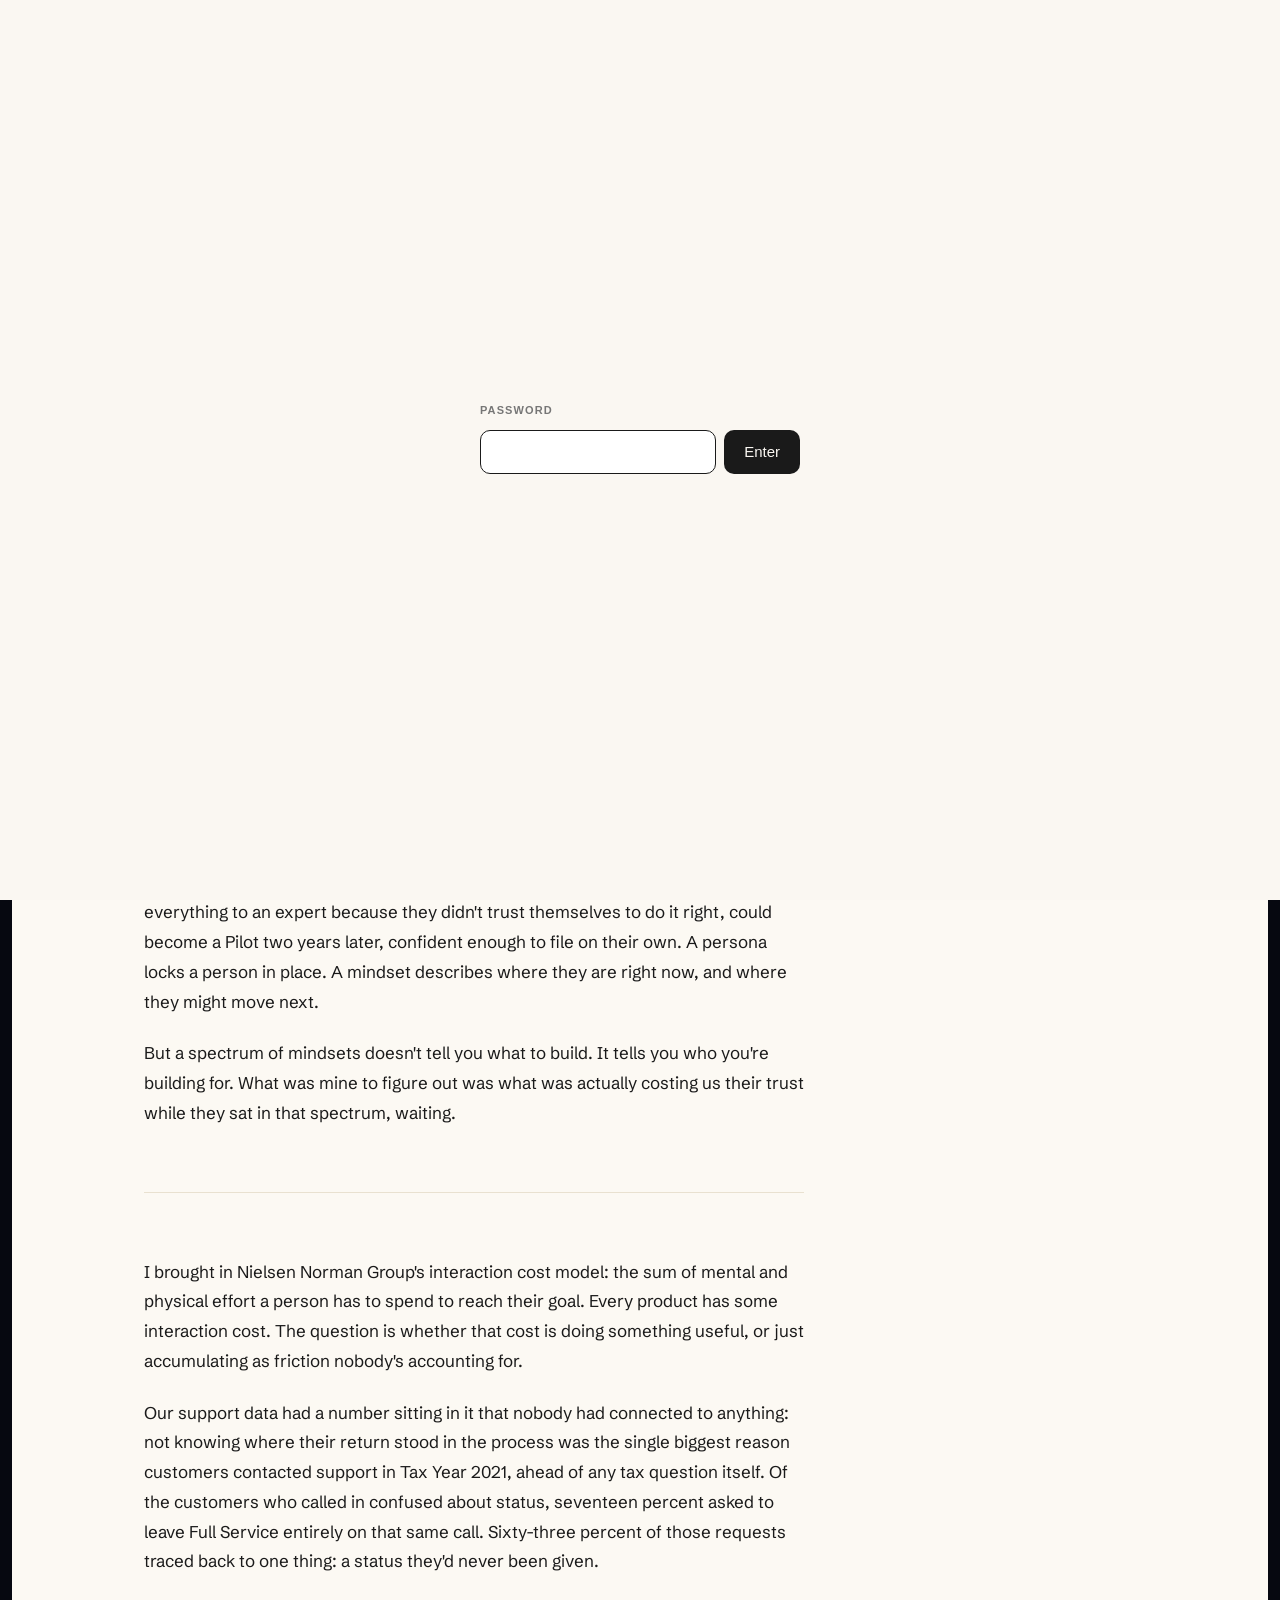
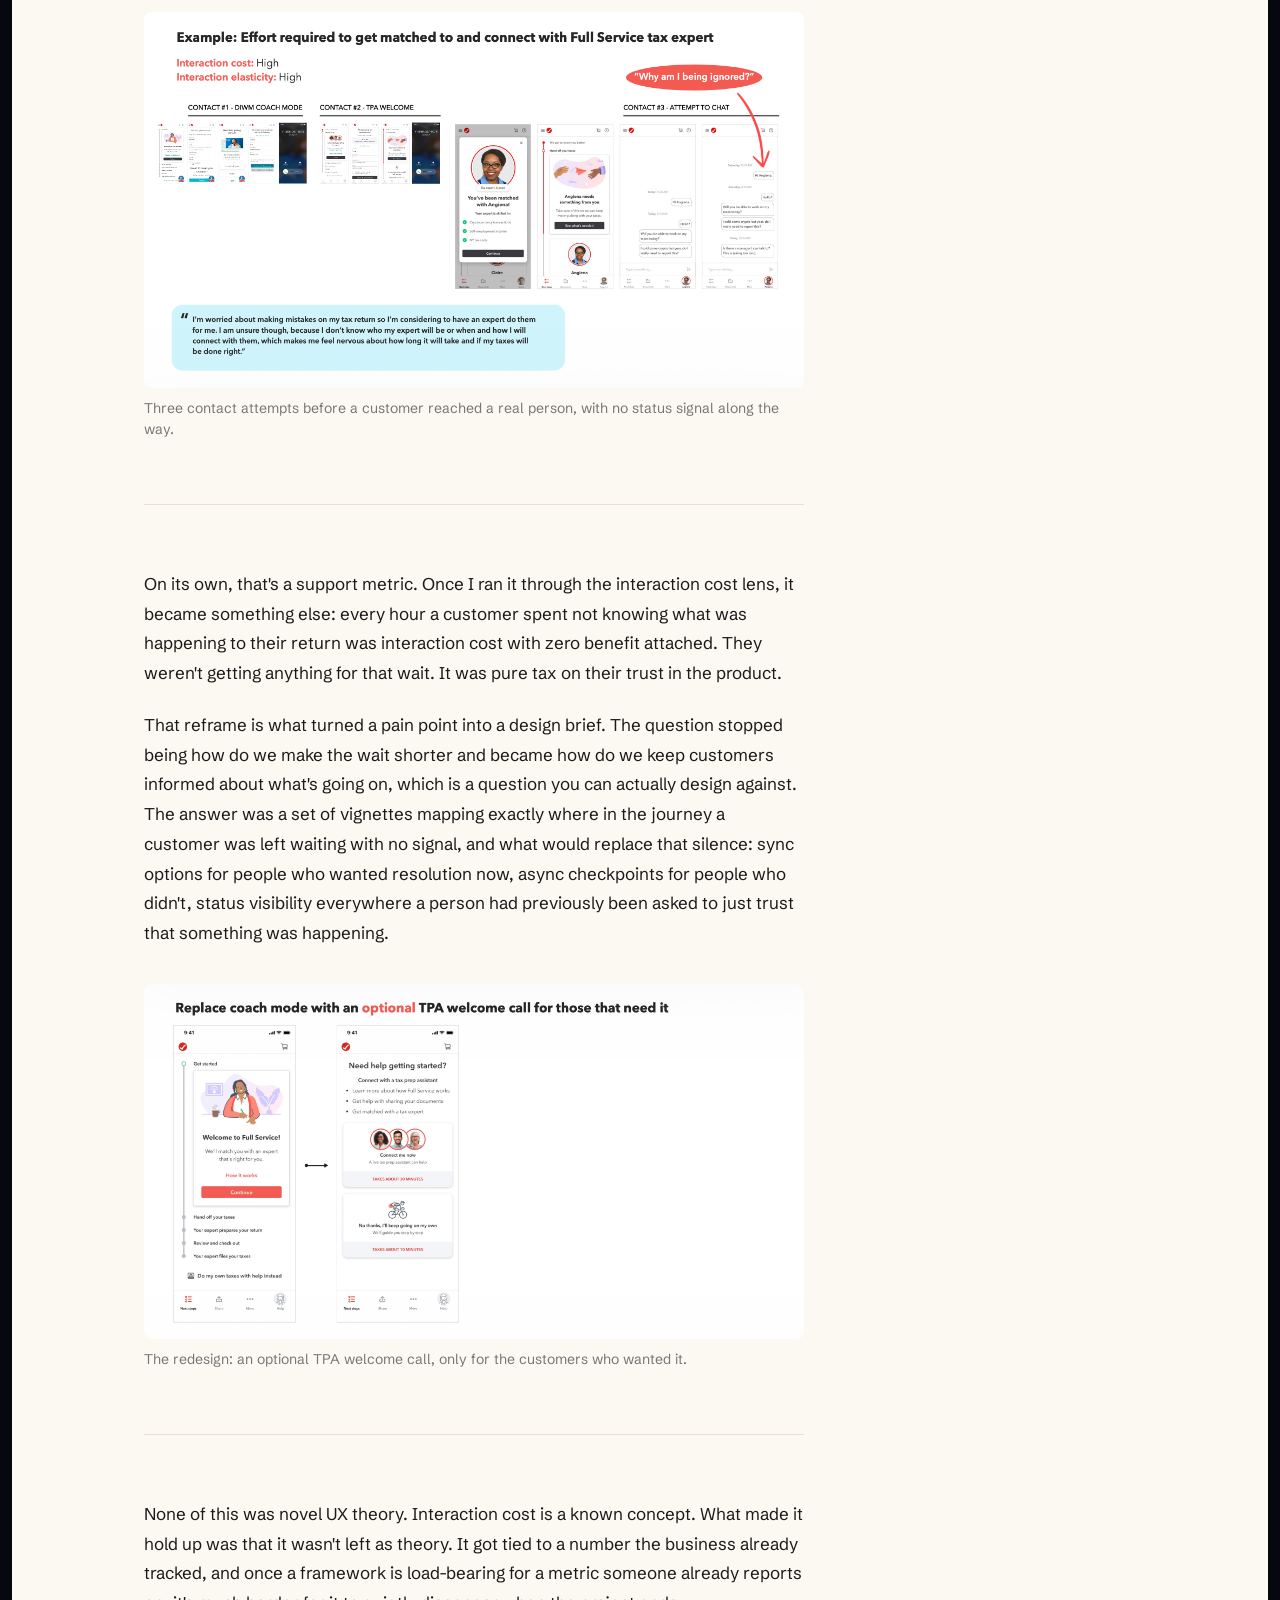
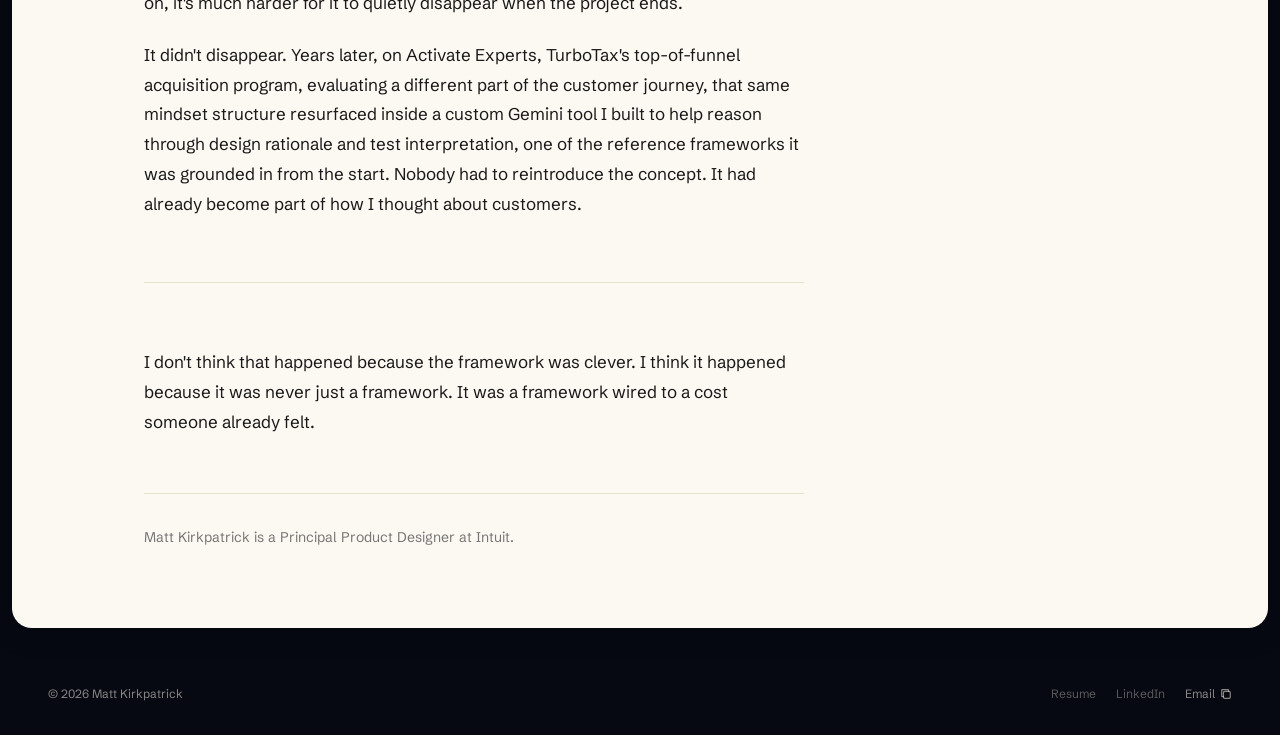
<file: cost-of-not-knowing.html>
<!DOCTYPE html>
<html lang="en">
<head>
  <meta charset="UTF-8">
  <meta name="viewport" content="width=device-width, initial-scale=1.0, viewport-fit=cover">
  <title>The Cost of Not Knowing · Matt Kirkpatrick</title>
  <meta name="description" content="A framework survives past its original project only if it's tied to something the business already feels as a cost. Field notes by Matt Kirkpatrick.">
  <meta property="og:title" content="The Cost of Not Knowing · Matt Kirkpatrick">
  <meta property="og:description" content="A framework survives past its original project only if it's tied to something the business already feels as a cost. Field notes by Matt Kirkpatrick.">
  <meta property="og:image" content="https://467sghvcdm-a11y.github.io/portfolio/assets/og-image.jpg">
  <meta property="og:image:width" content="1200">
  <meta property="og:image:height" content="630">
  <meta property="og:type" content="website">
  <meta name="twitter:card" content="summary_large_image">
  <meta name="twitter:image" content="https://467sghvcdm-a11y.github.io/portfolio/assets/og-image.jpg">
  <link rel="preconnect" href="https://fonts.googleapis.com">
  <link rel="preconnect" href="https://fonts.gstatic.com" crossorigin>
  <link href="https://fonts.googleapis.com/css2?family=Schibsted+Grotesk:ital,wght@0,400;0,500;0,600;0,700;1,400&family=JetBrains+Mono:wght@400&display=swap" rel="stylesheet">
  <link rel="stylesheet" href="style.css">
  <style>
    /* Backdrop pattern ported from index.html (see starfield.js for the full
       iOS 26 rationale). html paints the safe-area strips; the starfield div
       is the visible backdrop. NO background-attachment:fixed — broken in
       iOS Safari. */
    html {
      min-height: 100dvh;
      color-scheme: dark;
      background-color: #070912;
      background-image:
        radial-gradient(ellipse at 85% 15%, rgba(30,85,200,0.50) 0%, transparent 55%),
        radial-gradient(ellipse at 90% 85%, rgba(15,135,135,0.44) 0%, transparent 50%),
        radial-gradient(ellipse at 10% 50%, rgba(50,40,165,0.28) 0%, transparent 46%);
      background-size: 100% 100dvh;
      background-repeat: no-repeat;
      background-position: top;
    }

    body {
      min-height: 100dvh;
      background-color: #070912;
      position: relative;
      --accent: #d92638;
      --card-radius: 20px;
      --card-h: max(64px, calc((100vw - 16px - 1000px) / 2));
    }

    #starfield {
      position: absolute;
      inset: 0;
      z-index: 0;
      pointer-events: none;
      overflow: hidden;
      background-color: #070912;
      background-image:
        radial-gradient(ellipse at 85% 15%, rgba(30,85,200,0.50) 0%, transparent 55%),
        radial-gradient(ellipse at 90% 85%, rgba(15,135,135,0.44) 0%, transparent 50%),
        radial-gradient(ellipse at 10% 50%, rgba(50,40,165,0.28) 0%, transparent 46%);
    }
    @media (hover: hover) and (pointer: fine) {
      #starfield { position: fixed; }
    }
    /* NO scroll coupling of any kind on this layer — every variant was tried
       on-device and failed: position:fixed (black bars / glass scrim from
       iOS 26's treatment of visually stationary layers), per-frame JS
       transform pinning (star jitter), and scroll-driven animation-timeline
       parallax (also jitter — not compositor-smooth on iOS Safari yet). The
       sky stays static in the document; the slow time-based drift on the
       stars themselves (see star-drift keyframes) is what keeps it feeling
       detached from the content. */
    .star {
      position: absolute;
      border-radius: 50%;
      background: #fff;
    }
    @keyframes star-twinkle {
      0%, 100% { opacity: var(--op-lo); }
      50% { opacity: var(--op-hi); }
    }
    /* Slow ambient wander (alternates back and forth, so no loop snap).
       Time-based, never scroll-linked — see the comment above #starfield. */
    @keyframes star-drift {
      from { transform: translate(0, 0); }
      to   { transform: translate(var(--drift-x), var(--drift-y)); }
    }
    .meteor {
      position: absolute;
      border-radius: 2px;
      transform-origin: left center;
      opacity: 0;
    }
    @keyframes meteor-move {
      0%   { transform: translate(0, 0) rotate(var(--angle)); opacity: 0; }
      8%   { opacity: 1; }
      85%  { opacity: 1; }
      100% { transform: translate(var(--dx), var(--dy)) rotate(var(--angle)); opacity: 0; }
    }
    @keyframes drift-rise {
      0%   { transform: translate(0, 0); }
      50%  { transform: translate(var(--sway), -50vh); }
      100% { transform: translate(0, -100vh); }
    }

    .pv-inner {
      display: flex;
      flex-direction: column;
      gap: 8px;
      padding: 8px 12px 24px;
      position: relative;
      z-index: 1;
    }

    /* ── Card ── */
    .card {
      background: var(--c-card-surface);
      border-radius: var(--card-radius);
      padding: 56px var(--card-h) 80px;
      position: relative;
      box-shadow: 0 -8px 40px rgba(0,0,0,0.22);
      overflow: hidden;
    }

    /* ── Hero ── */
    .hero {
      background: transparent;
      color: #f4ede2;
      padding: 56px var(--card-h) 56px;
      display: flex;
      flex-direction: column;
    }
    .hero-body {
      display: flex;
      flex-direction: column;
      margin-top: 0;
    }
    .hero-eyebrow {
      color: var(--accent);
      margin-bottom: 20px;
      display: flex;
      align-items: center;
      gap: 10px;
    }
    .hero-eyebrow::before { content: ''; width: 18px; height: 1px; background: var(--accent); }
    .cs-title {
      font-family: var(--font-heading);
      font-size: var(--fs-7xl);
      font-weight: var(--font-heading-weight);
      line-height: 1.08;
      letter-spacing: -0.02em;
      color: var(--c-cream);
      max-width: 16ch;
      text-wrap: balance;
    }
    .hero-foot {
      display: flex;
      gap: 48px;
      margin-top: 48px;
      padding-top: 22px;
      border-top: 1px solid rgba(255,255,255,0.1);
    }
    .hero-foot b {
      display: block;
      font-family: var(--font-heading);
      font-size: var(--fs-2xl);
      font-weight: var(--font-heading-weight);
      color: var(--c-cream);
      margin-top: 6px;
      letter-spacing: -0.02em;
      white-space: nowrap;
    }

    /* ── Back pill ── */
    .cs-back {
      position: fixed;
      top: 16px;
      left: 16px;
      z-index: 100;
      color: rgba(244,237,226,0.6);
      text-decoration: none;
      padding: 7px 14px;
      border-radius: 100px;
      font-size: var(--fs-caption);
      font-weight: 500;
      background: rgba(10,10,10,0.65);
      backdrop-filter: blur(12px);
      -webkit-backdrop-filter: blur(12px);
      border: 1px solid rgba(255,255,255,0.1);
      transition: color 150ms, background 150ms;
    }
    .cs-back:hover { color: #f4ede2; background: rgba(10,10,10,0.85); }

    /* ── Essay layout ── */
    .essay { max-width: 660px; }
    .essay p {
      margin-top: 22px;
      font-size: var(--fs-body);
      line-height: 1.75;
      color: var(--c-primary);
    }
    .essay p:first-child { margin-top: 0; }
    .essay a { color: var(--accent); text-decoration: underline; text-underline-offset: 2px; }
    .essay a:hover { opacity: 0.75; }

    /* ── Section breaks ── */
    .essay-section {
      margin-top: 64px;
      padding-top: 64px;
      border-top: 1px solid var(--c-rule);
      max-width: 660px;
    }
    .essay-section p {
      margin-top: 20px;
      font-size: var(--fs-body);
      line-height: 1.75;
      color: var(--c-primary);
    }
    .essay-section p:first-child { margin-top: 0; }
    .essay-section a { color: var(--accent); text-decoration: underline; text-underline-offset: 2px; }
    .essay-section a:hover { opacity: 0.75; }

    /* ── Attribution ── */
    .essay-attr {
      margin-top: 56px;
      padding-top: 32px;
      border-top: 1px solid var(--c-rule);
      font-size: var(--fs-caption);
      color: var(--c-secondary);
      max-width: 660px;
    }

    /* ── Opening pull quote ── */
    .essay-lede {
      font-family: inherit;
      font-weight: 600;
      letter-spacing: -0.01em;
      font-size: var(--fs-xl);
      font-weight: 300;
      font-style: normal;
      line-height: 1.45;
      color: var(--c-primary);
      max-width: 540px;
      margin-bottom: 36px;
    }

    /* ── Figures (images sit inside essay-section, full column width) ── */
    figure { margin: 36px 0; max-width: 660px; }
    figure img { width: 100%; height: auto; display: block; border-radius: 8px; }
    figcaption { font-size: var(--fs-caption); color: var(--c-secondary); margin-top: 10px; line-height: 1.5; }

    /* ── Footer ── */
    .footer {
      position: relative;
      z-index: 10;
      display: flex;
      justify-content: space-between;
      align-items: center;
      padding: 32px 48px;
      font-size: var(--fs-label);
      color: rgba(244,237,226,0.55);
    }
    .footer-link.copy-btn { padding: 0; margin: 0; background: none; border: none; cursor: pointer; color: inherit; border-radius: 0; }
    .footer-link.copy-btn:hover { color: rgba(244,237,226,0.9); background: none; }
    .footer-links { display: flex; gap: 20px; }
    .footer-link {
      color: rgba(244,237,226,0.35);
      text-decoration: none;
      transition: color 150ms;
    }
    .footer-link:hover { color: rgba(244,237,226,0.7); }

    /* ── Responsive ── */
    @media (max-width: 760px) {
      .cs-back { left: 16px; }
      .card { --card-h: 40px; padding: 48px var(--card-h) 64px; box-shadow: none; }
      .hero { padding: 40px 40px 48px; min-height: 38vh; }
      .hero-body { margin-top: 56px; }
      .cs-title { font-size: var(--fs-4xl); }
      .hero-foot { flex-wrap: wrap; gap: 16px 40px; }
      .footer { padding: 14px 20px; }
    }
    @media (max-width: 520px) {
      .card { --card-h: 20px; padding: 40px var(--card-h) 56px; }
      .hero { padding: 40px 20px 40px; }
      .cs-title { font-size: var(--fs-3xl); }
      .essay p, .essay-section p { font-size: var(--fs-small); }
      .essay-lede { font-size: var(--fs-xl); }
    }
  </style>
</head>
<body>
  <script src="password-gate.js"></script>

  <script defer src="starfield.js?v=9"></script>
  <script src="lightbox.js"></script>

  <a href="index.html" class="cs-back">← Work</a>

  <div class="pv-inner">

    <div class="hero">
      <div class="hero-body">
        <p class="hero-eyebrow label">Field notes</p>
        <h1 class="cs-title">The Cost of Not Knowing</h1>

      </div>
    </div>

    <div class="card">

      <p class="essay-lede">A framework survives past its original project only if it's tied to something the business already feels as a cost.</p>

      <div class="essay">
        <p>In 2022 I was working on TurboTax Full Service, and customers weren't leaving because the tax prep was wrong. They were leaving because they didn't know what was happening to their return while they waited for it. Our research lead, Joanna Vodopivec, had done the work to define who these customers actually were, not static personas, but mindsets: a spectrum from Passenger (I don't want to do this) to Pilot (I've got this), organized by how much control and understanding someone needed, not by demographic or filing complexity.</p>
      </div>

      <div class="essay-section">
        <p>I made the case for designing around that spectrum instead of a fixed persona, because mindsets shift. Someone who was a Passenger their first year, handing everything to an expert because they didn't trust themselves to do it right, could become a Pilot two years later, confident enough to file on their own. A persona locks a person in place. A mindset describes where they are right now, and where they might move next.</p>
        <p>But a spectrum of mindsets doesn't tell you what to build. It tells you who you're building for. What was mine to figure out was what was actually costing us their trust while they sat in that spectrum, waiting.</p>
      </div>

      <div class="essay-section">
        <p>I brought in Nielsen Norman Group's interaction cost model: the sum of mental and physical effort a person has to spend to reach their goal. Every product has some interaction cost. The question is whether that cost is doing something useful, or just accumulating as friction nobody's accounting for.</p>
        <p>Our support data had a number sitting in it that nobody had connected to anything: not knowing where their return stood in the process was the single biggest reason customers contacted support in Tax Year 2021, ahead of any tax question itself. Of the customers who called in confused about status, seventeen percent asked to leave Full Service entirely on that same call. Sixty-three percent of those requests traced back to one thing: a status they'd never been given.</p>
        <figure>
          <img src="assets/field-note-03-before.png" alt="Diagnostic view of the support problem: three contact attempts before a customer reaches a real person, ending with the customer asking why they're being ignored" width="2438" height="1388" loading="lazy" decoding="async">
          <figcaption>Three contact attempts before a customer reached a real person, with no status signal along the way.</figcaption>
        </figure>
      </div>

      <div class="essay-section">
        <p>On its own, that's a support metric. Once I ran it through the interaction cost lens, it became something else: every hour a customer spent not knowing what was happening to their return was interaction cost with zero benefit attached. They weren't getting anything for that wait. It was pure tax on their trust in the product.</p>
        <p>That reframe is what turned a pain point into a design brief. The question stopped being how do we make the wait shorter and became how do we keep customers informed about what's going on, which is a question you can actually design against. The answer was a set of vignettes mapping exactly where in the journey a customer was left waiting with no signal, and what would replace that silence: sync options for people who wanted resolution now, async checkpoints for people who didn't, status visibility everywhere a person had previously been asked to just trust that something was happening.</p>
        <figure>
          <img src="assets/field-note-03-after.png" alt="Redesigned flow replacing coach mode with an optional TPA welcome call for customers who want it" width="2446" height="1316" loading="lazy" decoding="async">
          <figcaption>The redesign: an optional TPA welcome call, only for the customers who wanted it.</figcaption>
        </figure>
      </div>

      <div class="essay-section">
        <p>None of this was novel UX theory. Interaction cost is a known concept. What made it hold up was that it wasn't left as theory. It got tied to a number the business already tracked, and once a framework is load-bearing for a metric someone already reports on, it's much harder for it to quietly disappear when the project ends.</p>
        <p>It didn't disappear. Years later, on Activate Experts, TurboTax's top-of-funnel acquisition program, evaluating a different part of the customer journey, that same mindset structure resurfaced inside a custom Gemini tool I built to help reason through design rationale and test interpretation, one of the reference frameworks it was grounded in from the start. Nobody had to reintroduce the concept. It had already become part of how I thought about customers.</p>
      </div>

      <div class="essay-section">
        <p>I don't think that happened because the framework was clever. I think it happened because it was never just a framework. It was a framework wired to a cost someone already felt.</p>
      </div>

      <p class="essay-attr">Matt Kirkpatrick is a Principal Product Designer at Intuit.</p>

    </div>

  </div>

  <footer class="footer">
    <span>© 2026 Matt Kirkpatrick</span>
    <span class="footer-links">
      <a href="resume.html" class="footer-link" target="_blank">Resume</a>
      <a href="https://www.linkedin.com/in/mattkkirkpatrick/" class="footer-link" target="_blank">LinkedIn</a>
      <a href="mailto:m.k.kirkpatrick@icloud.com" class="footer-link copy-btn" data-copy="m.k.kirkpatrick@icloud.com" onclick="event.preventDefault()" style="display:inline-flex;align-items:center;gap:5px;">Email <svg width="12" height="12" viewBox="0 0 14 14" fill="none" aria-hidden="true"><rect x="4" y="4" width="8" height="8" rx="1.5" stroke="currentColor" stroke-width="1.4"/><path d="M10 4V2.5A.5.5 0 0 0 9.5 2h-7a.5.5 0 0 0-.5.5v7a.5.5 0 0 0 .5.5H4" stroke="currentColor" stroke-width="1.4" stroke-linecap="round"/></svg></a>
    </span>
  </footer>

  <script>
  document.addEventListener('click', function (e) {
    var btn = e.target.closest('.copy-btn');
    if (!btn) return;
    var text = btn.dataset.copy;
    function showCopied() {
      if (btn.classList.contains('footer-link')) {
        var svg = btn.querySelector('svg');
        var origSvg = svg.outerHTML;
        svg.outerHTML = '<svg width="12" height="12" viewBox="0 0 14 14" fill="none"><polyline points="2,7 6,11 12,3" stroke="currentColor" stroke-width="1.5" stroke-linecap="round" stroke-linejoin="round"/></svg>';
        setTimeout(function () { btn.querySelector('svg').outerHTML = origSvg; }, 2000);
      }
    }
    if (navigator.clipboard && navigator.clipboard.writeText) {
      navigator.clipboard.writeText(text).then(showCopied).catch(showCopied);
    } else { showCopied(); }
  }, true);
  </script>
</body>
</html>
</file>
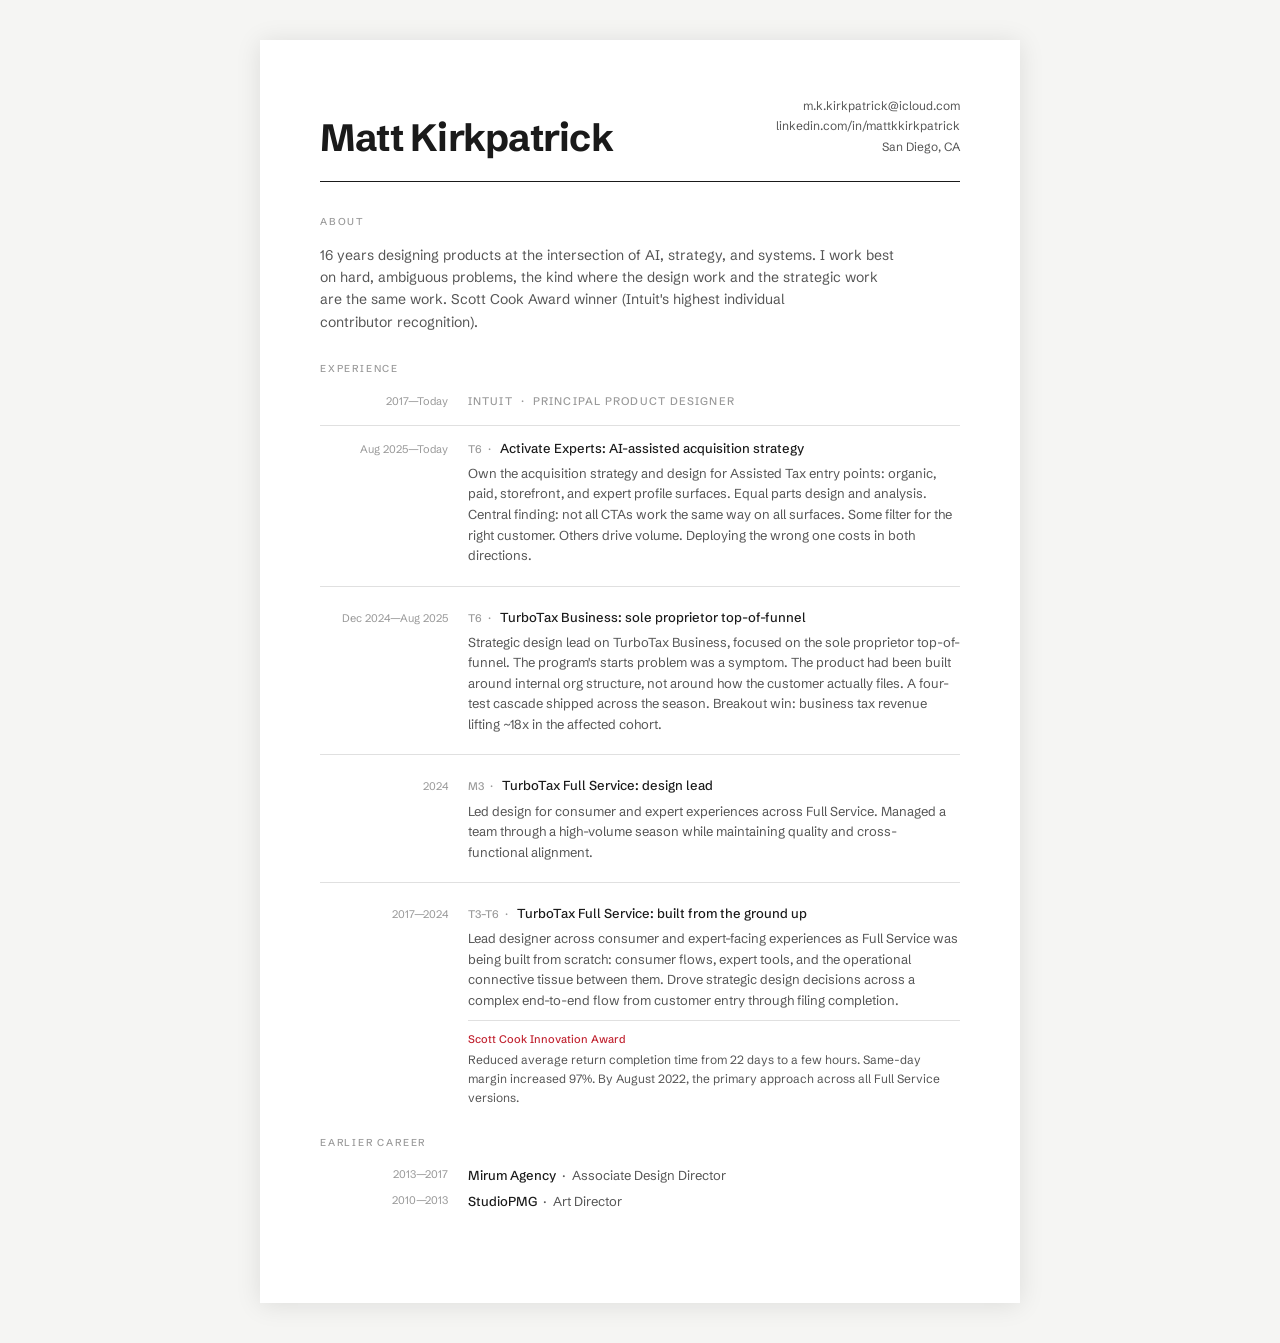
<file: resume.html>
<!DOCTYPE html>
<html lang="en">
<head>
  <meta charset="UTF-8">
  <meta name="viewport" content="width=device-width, initial-scale=1.0">
  <title>Matt Kirkpatrick Resume</title>
  <link rel="preconnect" href="https://fonts.googleapis.com">
  <link rel="preconnect" href="https://fonts.gstatic.com" crossorigin>
  <link href="https://fonts.googleapis.com/css2?family=Schibsted+Grotesk:wght@400;500;600;700&display=swap" rel="stylesheet">
  <style>
    *, *::before, *::after { box-sizing: border-box; margin: 0; padding: 0; }

    :root {
      --ink: #1a1a1a;
      --mid: #555;
      --faint: #999;
      --rule: #e0e0e0;
      --accent: #c0202e;
      --page-w: 760px;

      /* Print type scale — denser than the site ramp; tidied to round steps */
      --rfs-micro: 10px;  /* section labels (uppercase) */
      --rfs-meta:  11px;  /* dates, company, level, award name */
      --rfs-small: 12px;  /* contact, award detail, skills */
      --rfs-body:  13px;  /* body copy, role descriptions */
      --rfs-lead:  14px;  /* summary lead-in */
      --rfs-name:  38px;  /* name */
    }

    body {
      font-family: 'Schibsted Grotesk', -apple-system, sans-serif;
      font-size: var(--rfs-body);
      line-height: 1.55;
      color: var(--ink);
      background: #f5f5f3;
    }

    .page {
      max-width: var(--page-w);
      margin: 40px auto;
      background: #fff;
      padding: 56px 60px 64px;
      box-shadow: 0 2px 24px rgba(0,0,0,0.10);
    }

    /* ── Header ── */
    .r-header {
      display: flex;
      align-items: flex-end;
      justify-content: space-between;
      padding-bottom: 24px;
      border-bottom: 1.5px solid var(--ink);
      margin-bottom: 32px;
      gap: 24px;
    }

    .r-name {
      font-family: 'Schibsted Grotesk', -apple-system, sans-serif;
      font-size: var(--rfs-name);
      font-weight: 700;
      letter-spacing: -0.02em;
      line-height: 1;
      color: var(--ink);
    }

    .r-contact {
      text-align: right;
      font-size: var(--rfs-small);
      color: var(--mid);
      line-height: 1.7;
    }

    .r-contact a {
      color: var(--mid);
      text-decoration: none;
    }

    .r-contact a:hover { color: var(--accent); }

    /* ── Section ── */
    .r-section {
      margin-bottom: 28px;
    }

    .r-section-label {
      font-size: var(--rfs-micro);
      font-weight: 500;
      text-transform: uppercase;
      letter-spacing: 0.18em;
      color: var(--faint);
      margin-bottom: 14px;
    }

    /* ── Summary ── */
    .r-summary {
      font-size: var(--rfs-lead);
      line-height: 1.6;
      color: var(--mid);
      max-width: 580px;
    }

    /* ── Experience ── */
    .r-role {
      display: flex;
      align-items: baseline;
      gap: 20px;
      padding-bottom: 20px;
      margin-bottom: 20px;
      border-bottom: 1px solid var(--rule);
    }

    .r-role:last-child {
      border-bottom: none;
      margin-bottom: 0;
      padding-bottom: 0;
    }

    .r-role-date {
      font-size: var(--rfs-meta);
      color: var(--faint);
      white-space: nowrap;
      padding-top: 2px;
      width: 128px;
      flex-shrink: 0;
      text-align: right;
    }

    .r-role-body { flex: 1; }

    .r-role-company {
      font-size: var(--rfs-meta);
      font-weight: 500;
      text-transform: uppercase;
      letter-spacing: 0.10em;
      color: var(--faint);
      margin-bottom: 3px;
    }

    .r-role-title {
      font-weight: 500;
      color: var(--ink);
      margin-bottom: 5px;
    }
    .r-level {
      font-size: var(--rfs-meta);
      font-weight: 500;
      color: var(--faint);
      margin-right: 6px;
    }

    .r-role-desc {
      font-size: var(--rfs-body);
      color: var(--mid);
      line-height: 1.58;
    }

    .r-award {
      margin-top: 10px;
      padding-top: 10px;
      border-top: 1px solid var(--rule);
    }

    .r-award-name {
      display: block;
      font-size: var(--rfs-meta);
      font-weight: 500;
      color: var(--accent);
      margin-bottom: 3px;
    }

    .r-award-detail {
      display: block;
      font-size: var(--rfs-small);
      color: var(--mid);
      line-height: 1.55;
    }

    /* ── Earlier career (two-column) ── */
    .r-earlier {
      display: flex;
      flex-direction: column;
      gap: 6px;
    }

    .r-earlier-row {
      display: flex;
      gap: 20px;
    }

    .r-earlier-date {
      font-size: var(--rfs-meta);
      color: var(--faint);
      white-space: nowrap;
      width: 128px;
      flex-shrink: 0;
      text-align: right;
      padding-top: 1px;
    }

    .r-earlier-body {
      flex: 1;
      font-size: var(--rfs-body);
      color: var(--mid);
    }

    .r-earlier-body strong {
      font-weight: 500;
      color: var(--ink);
    }

    /* ── Mobile ── */
    @media (max-width: 600px) {
      .page {
        margin: 0;
        padding: 32px 22px 40px;
        box-shadow: none;
      }
      body { background: #fff; }
      .r-header {
        flex-direction: column;
        align-items: flex-start;
        gap: 10px;
      }
      .r-contact {
        text-align: left;
      }
      .r-role, .r-earlier-row {
        flex-direction: column;
        gap: 2px;
      }
      .r-role-date, .r-earlier-date {
        width: auto;
        text-align: left;
        padding-top: 0;
      }
      .r-summary { max-width: none; }
    }

    /* ── Print ── */
    @media print {
      body { background: #fff; }
      .page {
        margin: 0;
        padding: 36px 48px 48px;
        box-shadow: none;
        max-width: 100%;
      }
    }

    @page {
      size: letter;
      margin: 0;
    }
  </style>
</head>
<body>
  <div class="page">

    <!-- Header -->
    <header class="r-header">
      <div class="r-name">Matt Kirkpatrick</div>
      <div class="r-contact">
        m.k.kirkpatrick@icloud.com<br>
        <a href="https://www.linkedin.com/in/mattkkirkpatrick/" target="_blank">linkedin.com/in/mattkkirkpatrick</a><br>
        San Diego, CA
      </div>
    </header>

    <!-- Summary -->
    <div class="r-section">
      <div class="r-section-label">About</div>
      <div class="r-summary">
        16 years designing products at the intersection of AI, strategy, and systems. I work best on hard, ambiguous problems, the kind where the design work and the strategic work are the same work. Scott Cook Award winner (Intuit's highest individual contributor&nbsp;recognition).
      </div>
    </div>

    <!-- Experience -->
    <div class="r-section">
      <div class="r-section-label">Experience</div>

      <!-- Intuit header -->
      <div class="r-role" style="padding-bottom: 12px; margin-bottom: 12px;">
        <div class="r-role-date">2017—Today</div>
        <div class="r-role-body">
          <div class="r-role-company">Intuit &nbsp;·&nbsp; Principal Product Designer</div>
        </div>
      </div>

      <div class="r-role">
        <div class="r-role-date">Aug 2025—Today</div>
        <div class="r-role-body">
          <div class="r-role-title"><span class="r-level">T6 &nbsp;·&nbsp;</span>Activate Experts: AI-assisted acquisition strategy</div>
          <div class="r-role-desc">Own the acquisition strategy and design for Assisted Tax entry points: organic, paid, storefront, and expert profile surfaces. Equal parts design and analysis. Central finding: not all CTAs work the same way on all surfaces. Some filter for the right customer. Others drive volume. Deploying the wrong one costs in both directions.</div>
        </div>
      </div>

      <div class="r-role">
        <div class="r-role-date">Dec 2024—Aug 2025</div>
        <div class="r-role-body">
          <div class="r-role-title"><span class="r-level">T6 &nbsp;·&nbsp;</span>TurboTax Business: sole proprietor top-of-funnel</div>
          <div class="r-role-desc">Strategic design lead on TurboTax Business, focused on the sole proprietor top-of-funnel. The program's starts problem was a symptom. The product had been built around internal org structure, not around how the customer actually files. A four-test cascade shipped across the season. Breakout win: business tax revenue lifting ~18x in the affected cohort.</div>
        </div>
      </div>

      <div class="r-role">
        <div class="r-role-date">2024</div>
        <div class="r-role-body">
          <div class="r-role-title"><span class="r-level">M3 &nbsp;·&nbsp;</span>TurboTax Full Service: design lead</div>
          <div class="r-role-desc">Led design for consumer and expert experiences across Full Service. Managed a team through a high-volume season while maintaining quality and cross-functional&nbsp;alignment.</div>
        </div>
      </div>

      <div class="r-role">
        <div class="r-role-date">2017—2024</div>
        <div class="r-role-body">
          <div class="r-role-title"><span class="r-level">T3–T6 &nbsp;·&nbsp;</span>TurboTax Full Service: built from the ground up</div>
          <div class="r-role-desc">Lead designer across consumer and expert-facing experiences as Full Service was being built from scratch: consumer flows, expert tools, and the operational connective tissue between them. Drove strategic design decisions across a complex end-to-end flow from customer entry through filing completion.</div>
          <div class="r-award">
            <span class="r-award-name">Scott Cook Innovation Award</span>
            <span class="r-award-detail">Reduced average return completion time from 22 days to a few hours. Same-day margin increased 97%. By August 2022, the primary approach across all Full Service versions.</span>
          </div>
        </div>
      </div>
    </div>

    <!-- Earlier career -->
    <div class="r-section">
      <div class="r-section-label">Earlier career</div>
      <div class="r-earlier">
        <div class="r-earlier-row">
          <div class="r-earlier-date">2013—2017</div>
          <div class="r-earlier-body"><strong>Mirum Agency</strong> &nbsp;·&nbsp; Associate Design Director</div>
        </div>
        <div class="r-earlier-row">
          <div class="r-earlier-date">2010—2013</div>
          <div class="r-earlier-body"><strong>StudioPMG</strong> &nbsp;·&nbsp; Art Director</div>
        </div>
      </div>
    </div>

  </div>
</body>
</html>
</file>
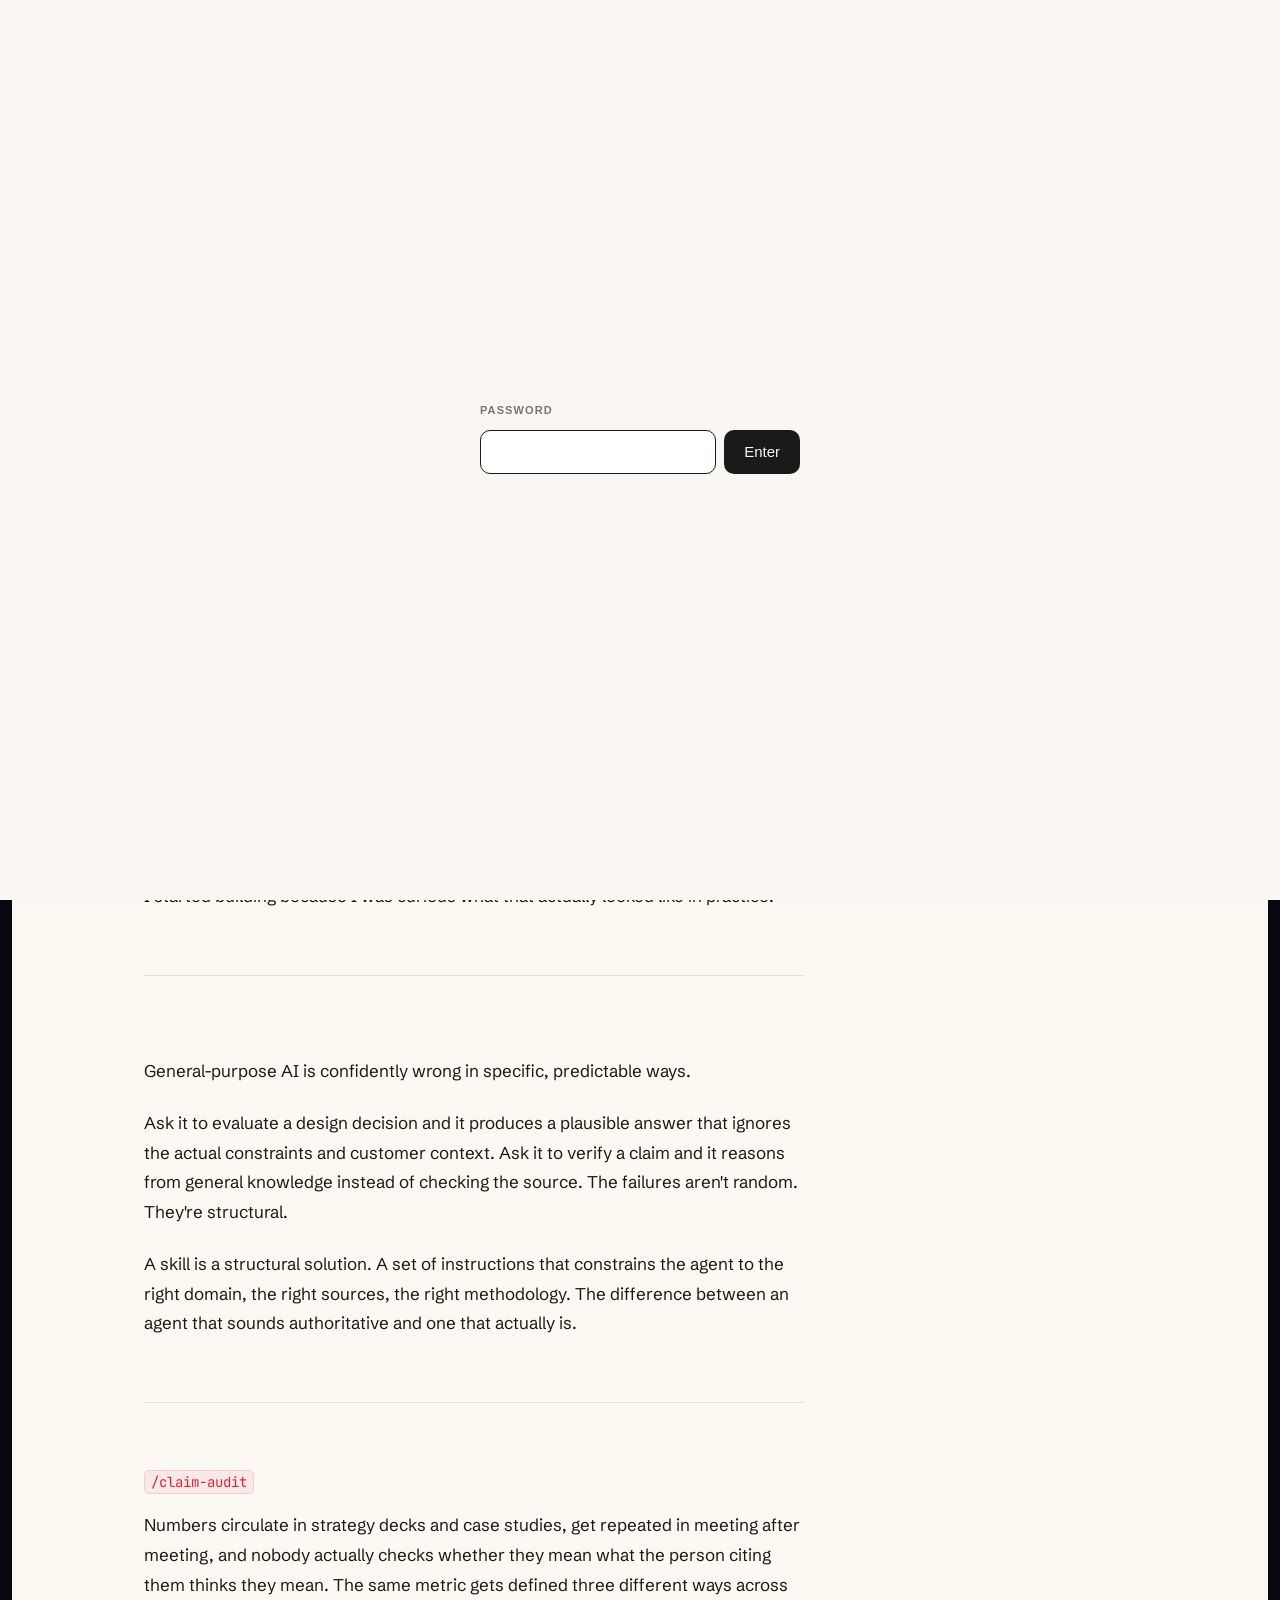
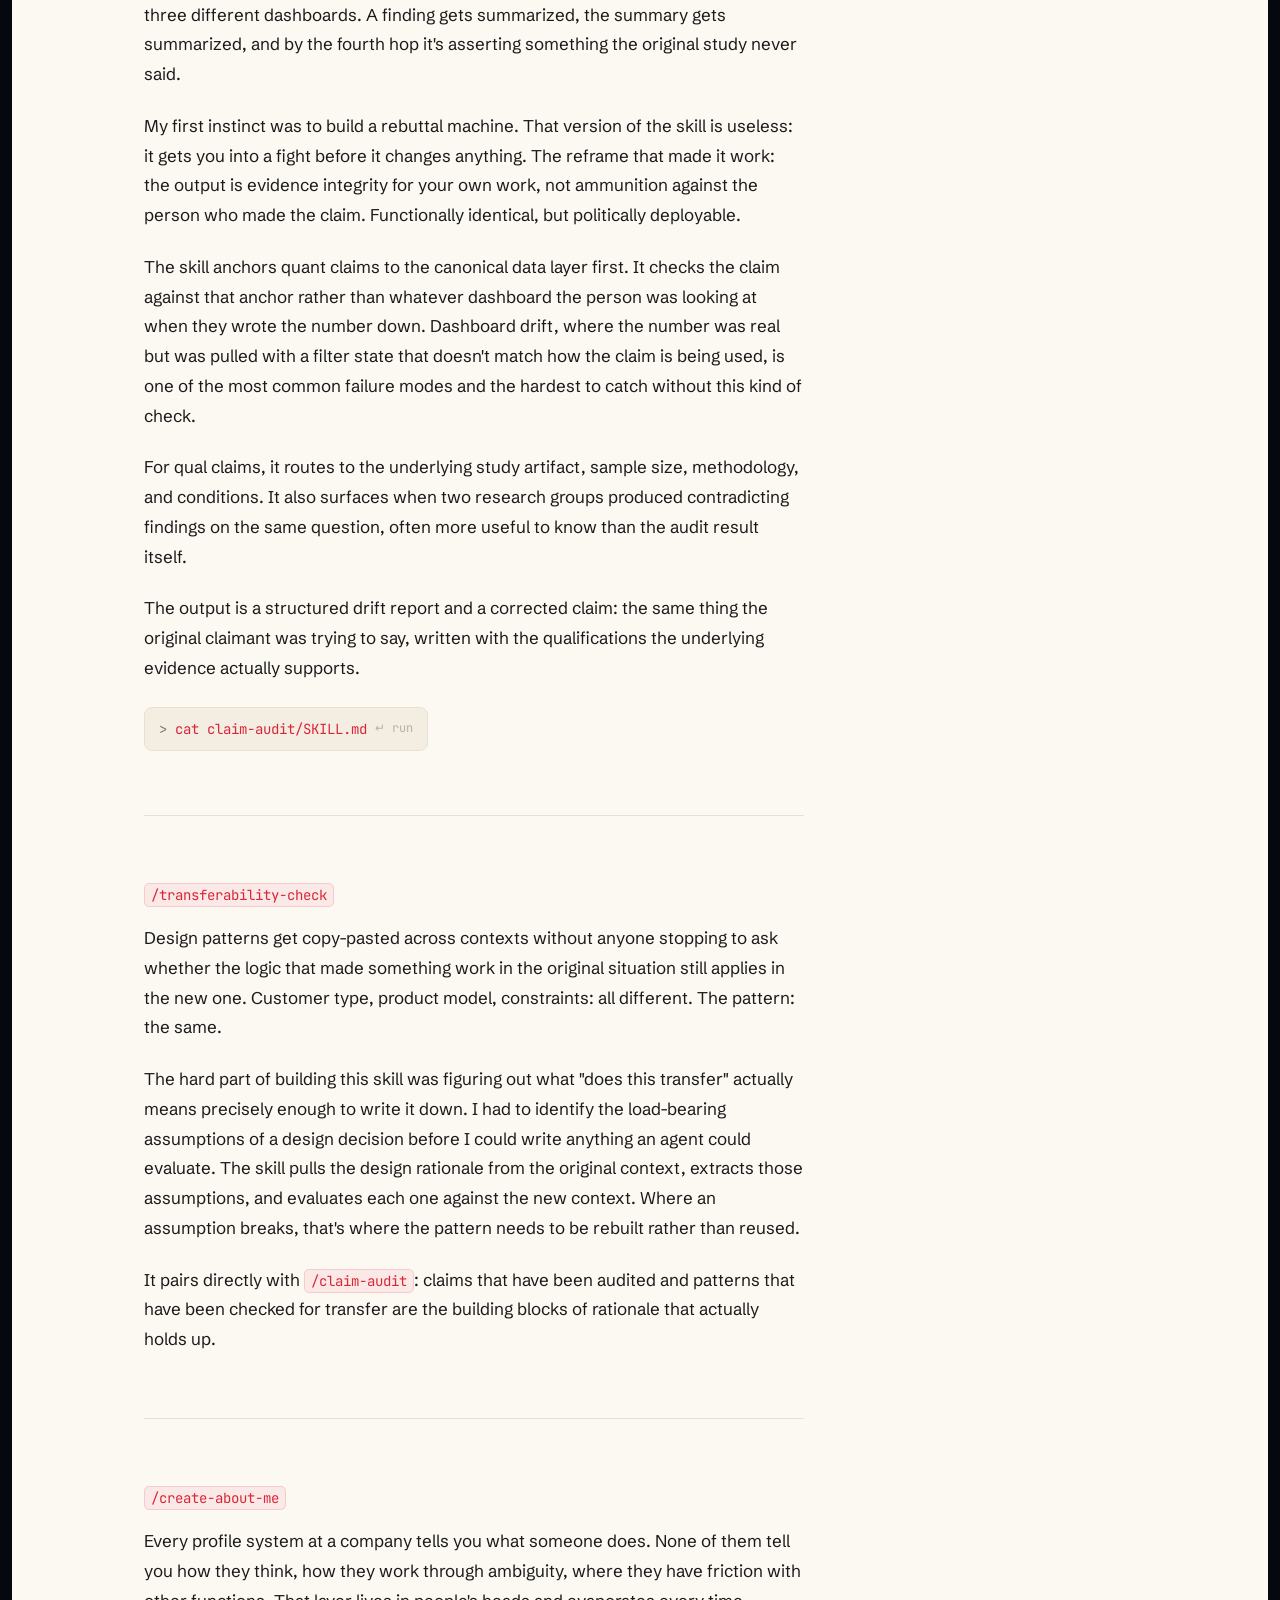
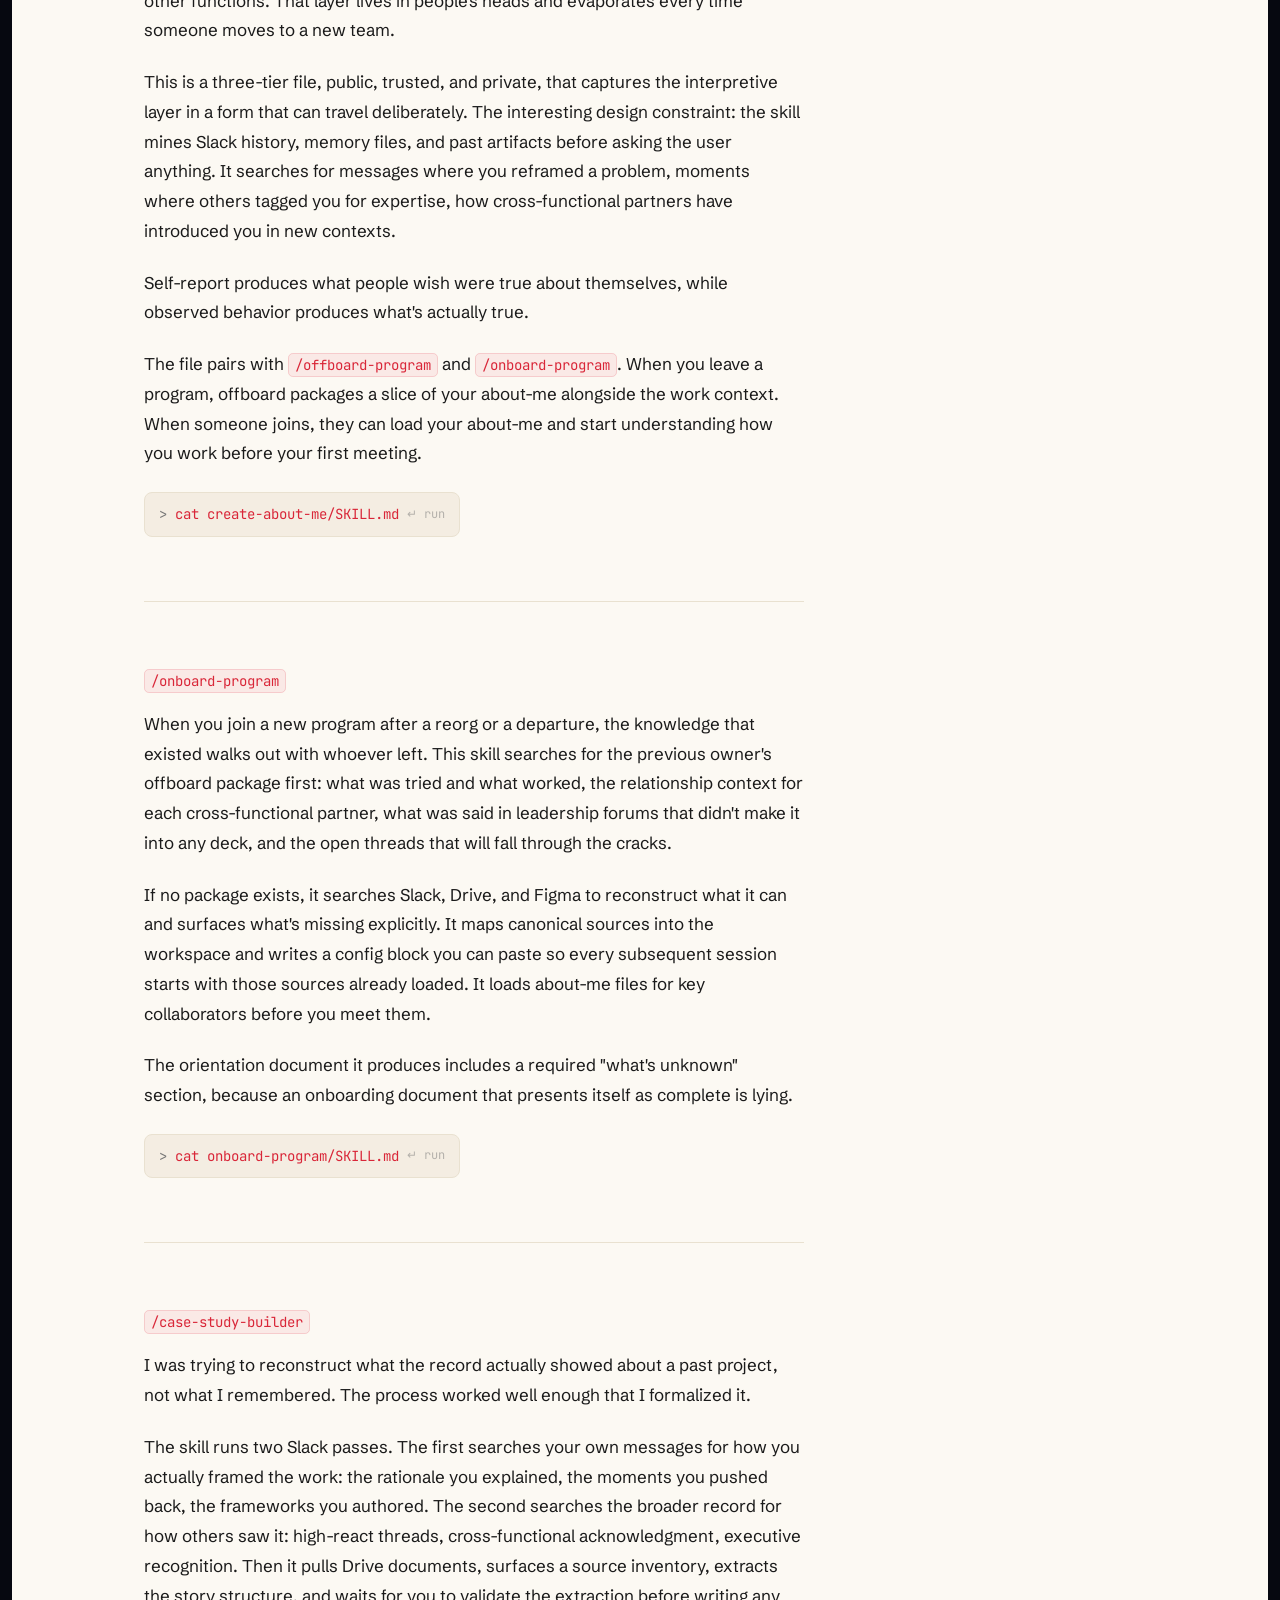
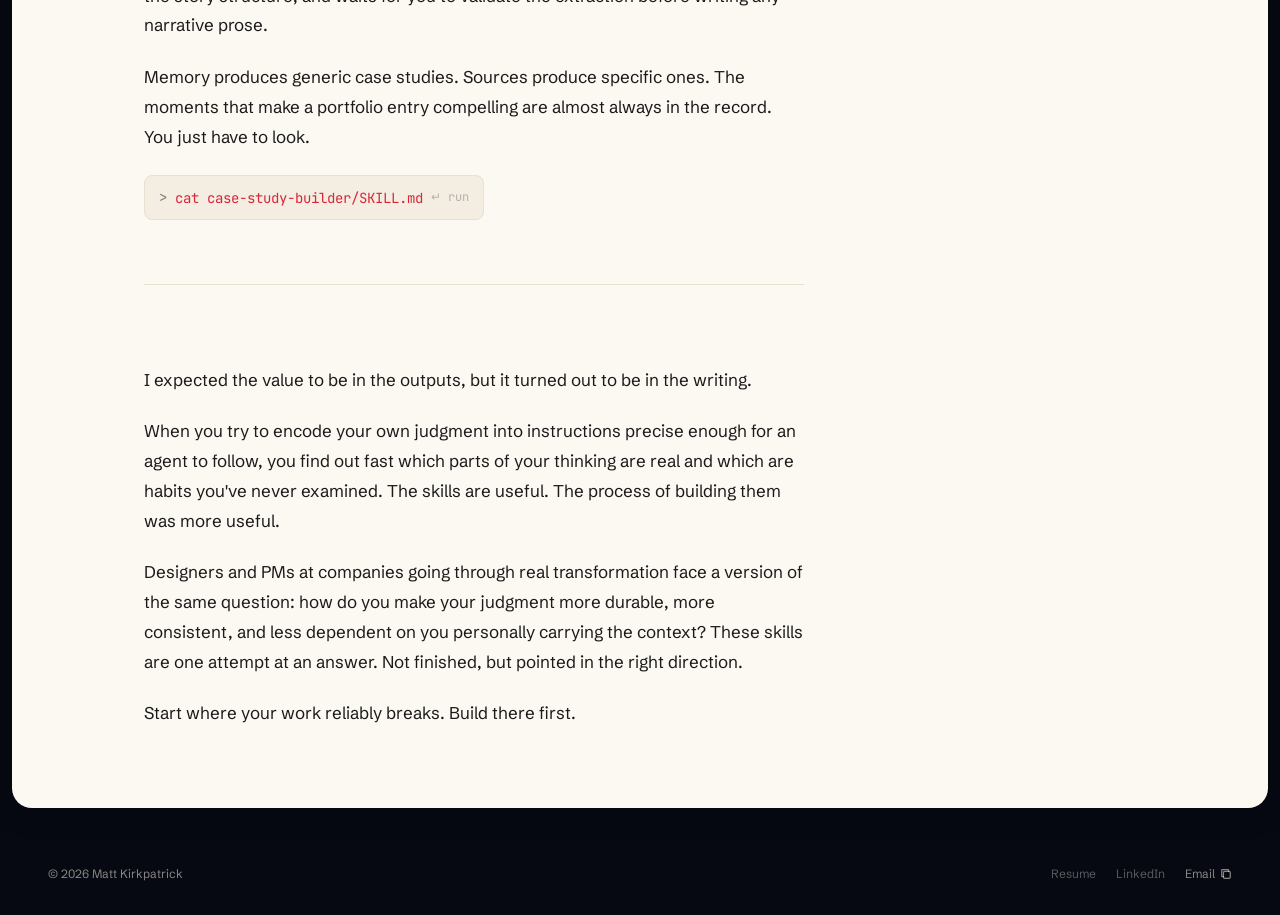
<file: thinking.html>
<!DOCTYPE html>
<html lang="en">
<head>
  <meta charset="UTF-8">
  <meta name="viewport" content="width=device-width, initial-scale=1.0, viewport-fit=cover">
  <title>What I learned building AI tools for my own design practice · Matt Kirkpatrick</title>
  <meta name="description" content="Field notes on building AI tools for design practice. By Matt Kirkpatrick.">
  <meta property="og:title" content="What I learned building AI tools for my own design practice · Matt Kirkpatrick">
  <meta property="og:description" content="Field notes on building AI tools for design practice. By Matt Kirkpatrick.">
  <meta property="og:image" content="https://467sghvcdm-a11y.github.io/portfolio/assets/og-image.jpg">
  <meta property="og:image:width" content="1200">
  <meta property="og:image:height" content="630">
  <meta property="og:type" content="website">
  <meta name="twitter:card" content="summary_large_image">
  <meta name="twitter:image" content="https://467sghvcdm-a11y.github.io/portfolio/assets/og-image.jpg">
  <link rel="preconnect" href="https://fonts.googleapis.com">
  <link rel="preconnect" href="https://fonts.gstatic.com" crossorigin>
  <link href="https://fonts.googleapis.com/css2?family=Schibsted+Grotesk:ital,wght@0,400;0,500;0,600;0,700;1,400&family=JetBrains+Mono:wght@400&display=swap" rel="stylesheet">
  <link rel="stylesheet" href="style.css">
  <style>
    /* Backdrop pattern ported from index.html (see starfield.js for the full
       iOS 26 rationale). html paints the safe-area strips; the starfield div
       is the visible backdrop. NO background-attachment:fixed — broken in
       iOS Safari. */
    html {
      min-height: 100dvh;
      color-scheme: dark;
      background-color: #070912;
      background-image:
        radial-gradient(ellipse at 85% 15%, rgba(30,85,200,0.50) 0%, transparent 55%),
        radial-gradient(ellipse at 90% 85%, rgba(15,135,135,0.44) 0%, transparent 50%),
        radial-gradient(ellipse at 10% 50%, rgba(50,40,165,0.28) 0%, transparent 46%);
      background-size: 100% 100dvh;
      background-repeat: no-repeat;
      background-position: top;
    }

    body {
      min-height: 100dvh;
      background-color: #070912;
      position: relative;
      --accent: #d92638;
      --card-radius: 20px;
      --card-h: max(64px, calc((100vw - 16px - 1000px) / 2));
    }

    #starfield {
      position: absolute;
      inset: 0;
      z-index: 0;
      pointer-events: none;
      overflow: hidden;
      background-color: #070912;
      background-image:
        radial-gradient(ellipse at 85% 15%, rgba(30,85,200,0.50) 0%, transparent 55%),
        radial-gradient(ellipse at 90% 85%, rgba(15,135,135,0.44) 0%, transparent 50%),
        radial-gradient(ellipse at 10% 50%, rgba(50,40,165,0.28) 0%, transparent 46%);
    }
    @media (hover: hover) and (pointer: fine) {
      #starfield { position: fixed; }
    }
    /* NO scroll coupling of any kind on this layer — every variant was tried
       on-device and failed: position:fixed (black bars / glass scrim from
       iOS 26's treatment of visually stationary layers), per-frame JS
       transform pinning (star jitter), and scroll-driven animation-timeline
       parallax (also jitter — not compositor-smooth on iOS Safari yet). The
       sky stays static in the document; the slow time-based drift on the
       stars themselves (see star-drift keyframes) is what keeps it feeling
       detached from the content. */
    .star {
      position: absolute;
      border-radius: 50%;
      background: #fff;
    }
    @keyframes star-twinkle {
      0%, 100% { opacity: var(--op-lo); }
      50% { opacity: var(--op-hi); }
    }
    /* Slow ambient wander (alternates back and forth, so no loop snap).
       Time-based, never scroll-linked — see the comment above #starfield. */
    @keyframes star-drift {
      from { transform: translate(0, 0); }
      to   { transform: translate(var(--drift-x), var(--drift-y)); }
    }
    .meteor {
      position: absolute;
      border-radius: 2px;
      transform-origin: left center;
      opacity: 0;
    }
    @keyframes meteor-move {
      0%   { transform: translate(0, 0) rotate(var(--angle)); opacity: 0; }
      8%   { opacity: 1; }
      85%  { opacity: 1; }
      100% { transform: translate(var(--dx), var(--dy)) rotate(var(--angle)); opacity: 0; }
    }
    @keyframes drift-rise {
      0%   { transform: translate(0, 0); }
      50%  { transform: translate(var(--sway), -50vh); }
      100% { transform: translate(0, -100vh); }
    }

    .pv-inner {
      display: flex;
      flex-direction: column;
      gap: 8px;
      padding: 8px 12px 24px;
      position: relative;
      z-index: 1;
      transition: transform 0.42s cubic-bezier(0.4, 0, 0.2, 1);
    }
    /* no page push — essay layout is a centered column, drawer overlays it */

    /* ── Card ── */
    .card {
      background: var(--c-card-surface);
      border-radius: var(--card-radius);
      padding: 56px var(--card-h) 80px;
      position: relative;
      box-shadow: 0 -8px 40px rgba(0,0,0,0.22);
      overflow: hidden;
    }

    /* ── Hero (matches case-study hero pattern) ── */
    .hero {
      background: transparent;
      color: #f4ede2;
      padding: 56px var(--card-h) 56px;
      display: flex;
      flex-direction: column;
    }
    .hero-body {
      display: flex;
      flex-direction: column;
      margin-top: 0;
    }
    .hero-eyebrow {
      color: var(--accent);
      margin-bottom: 20px;
      display: flex;
      align-items: center;
      gap: 10px;
    }
    .hero-eyebrow::before { content: ''; width: 18px; height: 1px; background: var(--accent); }
    .cs-title {
      font-family: var(--font-heading);
      font-size: var(--fs-7xl);
      font-weight: var(--font-heading-weight);
      line-height: 1.08;
      letter-spacing: -0.02em;
      color: var(--c-cream);
      max-width: 16ch;
      text-wrap: balance;
    }
    .hero-foot {
      text-transform: none;
      letter-spacing: 0;
      display: flex;
      gap: 48px;
      margin-top: 48px;
      padding-top: 22px;
      border-top: 1px solid rgba(255,255,255,0.1);
    }
    .hero-foot b {
      display: block;
      font-family: var(--font-heading);
      font-size: var(--fs-2xl);
      font-weight: var(--font-heading-weight);
      color: var(--c-cream);
      margin-top: 6px;
      letter-spacing: -0.02em;
      text-transform: none;
      white-space: nowrap;
    }

    /* ── Back pill ── */
    .cs-back {
      position: fixed;
      top: 16px;
      left: 16px;
      z-index: 100;
      color: rgba(244,237,226,0.6);
      text-decoration: none;
      padding: 7px 14px;
      border-radius: 100px;
      font-size: var(--fs-caption);
      font-weight: 500;
      background: rgba(10,10,10,0.65);
      backdrop-filter: blur(12px);
      -webkit-backdrop-filter: blur(12px);
      border: 1px solid rgba(255,255,255,0.1);
      transition: color 150ms, background 150ms;
    }
    .cs-back:hover { color: #f4ede2; background: rgba(10,10,10,0.85); }

    /* ── Essay layout ── */
    .essay { max-width: 660px; }
    .essay p {
      margin-top: 22px;
      font-size: var(--fs-body);
      line-height: 1.75;
      color: var(--c-primary);
    }
    .essay p:first-child { margin-top: 0; }

    /* ── Section breaks ── */
    .essay-section {
      margin-top: 64px;
      padding-top: 64px;
      border-top: 1px solid var(--c-rule);
      max-width: 660px;
    }
    .essay-section p {
      margin-top: 20px;
      font-size: var(--fs-body);
      line-height: 1.75;
      color: var(--c-primary);
    }
    .essay-section p:first-child { margin-top: 0; }
    .essay-section h3 {
      font-size: var(--fs-xl);
      font-weight: 600;
      letter-spacing: -0.01em;
      margin-bottom: 16px;
    }
    .essay-section > p:first-of-type { margin-top: 16px; }

    /* ── Skill file trigger (terminal command, matches /about-matt) ── */
    .skill-file-toggle { margin-top: 24px; }
    .skill-cmd-prompt {
      display: flex;
      align-items: center;
      gap: 8px;
      padding: 10px 14px;
      background: var(--c-card-subsurface);
      border-radius: 8px;
      border: 1px solid var(--c-rule);
      width: fit-content;
      cursor: pointer;
      transition: border-color 150ms, background 150ms;
    }
    .skill-cmd-prompt:hover { border-color: var(--accent); }
    .skill-cmd-prefix {
      font-family: 'JetBrains Mono', monospace;
      font-size: var(--fs-caption);
      color: var(--c-secondary);
      user-select: none;
    }
    .skill-cmd-btn {
      font-family: 'JetBrains Mono', monospace;
      font-size: var(--fs-caption);
      font-weight: 400;
      color: var(--accent);
      background: none;
      border: none;
      cursor: pointer;
      padding: 0;
      letter-spacing: 0;
      transition: opacity 150ms;
    }
    .skill-cmd-btn:hover { opacity: 0.7; }
    .skill-cmd-btn.active { color: var(--c-secondary); cursor: default; }
    .skill-cmd-enter {
      font-family: 'JetBrains Mono', monospace;
      font-size: var(--fs-label);
      color: var(--c-secondary);
      opacity: 0.5;
      user-select: none;
      transition: opacity 150ms;
    }

    /* ── Skill drawer (matches /about-matt drawer) ── */
    .skill-drawer {
      position: fixed;
      top: 16px;
      right: 16px;
      bottom: 16px;
      width: 460px;
      background: var(--c-card-surface);
      border: 1px solid var(--c-rule);
      border-radius: 16px;
      box-shadow: 0 24px 64px rgba(0,0,0,0.30);
      transform: translateX(calc(100% + 32px));
      visibility: hidden;
      transition: transform 0.42s cubic-bezier(0.4, 0, 0.2, 1),
                  visibility 0s linear 0.42s;
      z-index: 300;
      display: flex;
      flex-direction: column;
      overflow: hidden;
    }
    .skill-drawer.open {
      transform: translateX(0);
      visibility: visible;
      transition: transform 0.42s cubic-bezier(0.4, 0, 0.2, 1),
                  visibility 0s linear 0s;
    }
    .skill-drawer-head {
      display: flex;
      align-items: center;
      justify-content: space-between;
      padding: 0 16px 0 20px;
      height: 52px;
      border-bottom: 1px solid var(--c-rule);
      flex-shrink: 0;
    }
    .skill-drawer-filename {
      display: flex;
      align-items: center;
      gap: 7px;
      font-family: 'JetBrains Mono', monospace;
      font-size: var(--fs-label);
      color: var(--c-secondary);
    }
    .skill-drawer-filename svg { flex-shrink: 0; opacity: 0.5; }
    .skill-drawer-close {
      width: 30px;
      height: 30px;
      border-radius: 6px;
      border: none;
      background: none;
      cursor: pointer;
      color: var(--c-secondary);
      display: flex;
      align-items: center;
      justify-content: center;
      transition: background 150ms, color 150ms;
      flex-shrink: 0;
    }
    .skill-drawer-close:hover { background: var(--c-card-subsurface); color: var(--c-primary); }
    .skill-drawer-body {
      flex: 1;
      overflow-y: auto;
      padding: 28px 28px 56px;
      scrollbar-width: thin;
    }
    .skill-drawer-body,
    .skill-drawer-body h1,
    .skill-drawer-body h2,
    .skill-drawer-body h3 {
      font-family: var(--font-sans);
      font-weight: 400;
      letter-spacing: 0;
      text-transform: none;
      color: var(--c-primary);
    }
    .skill-drawer-body { font-size: var(--fs-body); line-height: 1.6; }
    .skill-drawer-body h1 { font-size: var(--fs-body); font-weight: 600; line-height: 1.3; margin: 0 0 8px; }
    .skill-drawer-body h2,
    .skill-drawer-body h3 { font-size: var(--fs-body); font-weight: 600; line-height: 1.3; margin: 24px 0 8px; }
    .skill-drawer-body p { font-size: var(--fs-body); line-height: 1.6; margin: 0 0 16px; }
    .skill-drawer-body hr { border: none; border-top: 1px solid var(--c-rule); margin: 20px 0; }
    .skill-drawer-body ul, .skill-drawer-body ol { margin: 0 0 16px; padding-left: 20px; }
    .skill-drawer-body li { font-size: var(--fs-body); line-height: 1.6; margin-bottom: 6px; }
    .skill-drawer-body strong { font-weight: 600; }
    .skill-drawer-body code {
      font-family: 'JetBrains Mono', monospace;
      font-size: 0.88em;
      background: var(--c-card-subsurface);
      border: 1px solid var(--c-rule);
      border-radius: 4px;
      padding: 1px 5px;
    }
    .skill-drawer-body pre {
      font-family: 'JetBrains Mono', monospace;
      font-size: var(--fs-label);
      line-height: 1.6;
      background: var(--c-card-subsurface);
      border: 1px solid var(--c-rule);
      border-radius: 8px;
      padding: 16px 18px;
      margin: 0 0 16px;
      overflow-x: auto;
      white-space: pre;
      tab-size: 2;
    }
    .skill-drawer-body pre code { background: none; border: none; padding: 0; font-size: inherit; }
    .skill-drawer-empty { color: var(--c-secondary); font-style: italic; }

    /* ── Skill label ── */
    .skill-label {
      display: inline;
      font-family: 'JetBrains Mono', 'Fira Code', monospace;
      font-size: var(--fs-caption);
      color: var(--accent);
      background: rgba(217,38,56,0.07);
      border: 1px solid rgba(217,38,56,0.15);
      padding: 2px 6px;
      border-radius: 5px;
      letter-spacing: 0;
      vertical-align: baseline;
    }

    /* ── Opening pull quote ── */
    .essay-lede {
      font-family: inherit;
      font-weight: 600;
      letter-spacing: -0.01em;
      font-size: var(--fs-xl);
      font-weight: 300;
      font-style: normal;
      line-height: 1.45;
      color: var(--c-primary);
      max-width: 540px;
      margin-bottom: 36px;
    }

    /* ── Footer ── */
    .footer {
      position: relative;
      z-index: 10;
      display: flex;
      justify-content: space-between;
      align-items: center;
      padding: 32px 48px;
      font-size: var(--fs-label);
      color: rgba(244,237,226,0.55);
    }
    .footer-link.copy-btn { padding: 0; margin: 0; background: none; border: none; cursor: pointer; color: inherit; border-radius: 0; }
    .footer-link.copy-btn:hover { color: rgba(244,237,226,0.9); background: none; }
    .footer-links { display: flex; gap: 20px; }
    .footer-link {
      color: rgba(244,237,226,0.35);
      text-decoration: none;
      transition: color 150ms;
    }
    .footer-link:hover { color: rgba(244,237,226,0.7); }
    .footer-link.copy-btn { padding: 0; margin: 0; background: none; border: none; cursor: pointer; color: inherit; border-radius: 0; }
    .footer-link.copy-btn:hover { color: rgba(244,237,226,0.7); background: none; }

    /* ── Responsive ── */
    @media (max-width: 760px) {
      .cs-back { left: 16px; }
      .card { --card-h: 40px; padding: 48px var(--card-h) 64px; box-shadow: none; }
      .hero { padding: 40px 40px 48px; min-height: 38vh; }
      .hero-body { margin-top: 56px; }
      .cs-title { font-size: var(--fs-4xl); }
      .hero-foot { flex-wrap: wrap; gap: 16px 40px; }
      .footer { padding: 14px 20px; }

      /* drawer → bottom sheet */
      .skill-drawer {
        top: auto;
        bottom: 0;
        left: 0;
        right: 0;
        width: 100vw;
        height: 88dvh;
        border-left: none;
        border-top: 1px solid var(--c-rule);
        border-radius: 20px 20px 0 0;
        box-shadow: 0 -12px 40px rgba(0,0,0,0.2);
        transform: translateY(100%);
      }
      .skill-drawer.open { transform: translateY(0); visibility: visible; }
      .skill-drawer-body { -webkit-overflow-scrolling: touch; overscroll-behavior: contain; }
      body.drawer-open .pv-inner { transform: none; }
    }
    @media (max-width: 520px) {
      .card { --card-h: 20px; padding: 40px var(--card-h) 56px; }
      .hero { padding: 40px 20px 40px; }
      .cs-title { font-size: var(--fs-3xl); }
      .essay p, .essay-section p { font-size: var(--fs-small); }
      .essay-lede { font-size: var(--fs-xl); }
      .essay-section h3 { font-size: var(--fs-lg); }
    }
  </style>
</head>
<body>
  <script src="password-gate.js"></script>

  <script defer src="starfield.js?v=9"></script>

  <a href="index.html" class="cs-back">← Work</a>

  <div class="pv-inner">

    <div class="hero">
      <div class="hero-body">
        <p class="hero-eyebrow label">Field notes</p>
        <h1 class="cs-title">Building AI tools for my own design practice</h1>

      </div>
    </div>

    <div class="card">

      <p class="essay-lede">Building AI tools for my own design practice taught me more about how I think than anything I've shipped in years.</p>

      <div class="essay">
        <p>Writing them down precisely enough for an agent to follow forced me to make explicit things I'd always left implicit. That process turned out to matter more than the tools themselves. The moment you try to write "evaluate the design decision" as an instruction, you realize you have no idea what you actually mean.</p>

        <p>Intuit is in the middle of a real transformation. TurboTax Live is now 53% of TurboTax revenue and growing fast. The org is getting leaner: fewer layers, more direct execution. The expectation for the people who remain is to extend their own capability, to build the tools and institutional memory that make the work more durable than any one person.</p>

        <p>I started building because I was curious what that actually looked like in practice.</p>
      </div>

      <div class="essay-section">
        <p>General-purpose AI is confidently wrong in specific, predictable ways.</p>
        <p>Ask it to evaluate a design decision and it produces a plausible answer that ignores the actual constraints and customer context. Ask it to verify a claim and it reasons from general knowledge instead of checking the source. The failures aren't random. They're structural.</p>
        <p>A skill is a structural solution. A set of instructions that constrains the agent to the right domain, the right sources, the right methodology. The difference between an agent that sounds authoritative and one that actually is.</p>
      </div>

      <div class="essay-section" id="skill-section-claim-audit">
        <div class="skill-label">/claim-audit</div>
        <p>Numbers circulate in strategy decks and case studies, get repeated in meeting after meeting, and nobody actually checks whether they mean what the person citing them thinks they mean. The same metric gets defined three different ways across three different dashboards. A finding gets summarized, the summary gets summarized, and by the fourth hop it's asserting something the original study never said.</p>
        <p>My first instinct was to build a rebuttal machine. That version of the skill is useless: it gets you into a fight before it changes anything. The reframe that made it work: the output is evidence integrity for your own work, not ammunition against the person who made the claim. Functionally identical, but politically deployable.</p>
        <p>The skill anchors quant claims to the canonical data layer first. It checks the claim against that anchor rather than whatever dashboard the person was looking at when they wrote the number down. Dashboard drift, where the number was real but was pulled with a filter state that doesn't match how the claim is being used, is one of the most common failure modes and the hardest to catch without this kind of check.</p>
        <p>For qual claims, it routes to the underlying study artifact, sample size, methodology, and conditions. It also surfaces when two research groups produced contradicting findings on the same question, often more useful to know than the audit result itself.</p>
        <p>The output is a structured drift report and a corrected claim: the same thing the original claimant was trying to say, written with the qualifications the underlying evidence actually supports.</p>
        <div class="skill-file-toggle">
          <div class="skill-cmd-prompt" data-skill="claim-audit">
            <span class="skill-cmd-prefix">></span>
            <button class="skill-cmd-btn">cat claim-audit/SKILL.md</button>
            <span class="skill-cmd-enter">↵ run</span>
          </div>
        </div>
      </div>

      <div class="essay-section">
        <div class="skill-label">/transferability-check</div>
        <p>Design patterns get copy-pasted across contexts without anyone stopping to ask whether the logic that made something work in the original situation still applies in the new one. Customer type, product model, constraints: all different. The pattern: the same.</p>
        <p>The hard part of building this skill was figuring out what "does this transfer" actually means precisely enough to write it down. I had to identify the load-bearing assumptions of a design decision before I could write anything an agent could evaluate. The skill pulls the design rationale from the original context, extracts those assumptions, and evaluates each one against the new context. Where an assumption breaks, that's where the pattern needs to be rebuilt rather than reused.</p>
        <p>It pairs directly with <code class="skill-label">/claim-audit</code>: claims that have been audited and patterns that have been checked for transfer are the building blocks of rationale that actually holds up.</p>
      </div>

      <div class="essay-section">
        <div class="skill-label">/create-about-me</div>
        <p>Every profile system at a company tells you what someone does. None of them tell you how they think, how they work through ambiguity, where they have friction with other functions. That layer lives in people's heads and evaporates every time someone moves to a new team.</p>
        <p>This is a three-tier file, public, trusted, and private, that captures the interpretive layer in a form that can travel deliberately. The interesting design constraint: the skill mines Slack history, memory files, and past artifacts before asking the user anything. It searches for messages where you reframed a problem, moments where others tagged you for expertise, how cross-functional partners have introduced you in new contexts.</p>
        <p>Self-report produces what people wish were true about themselves, while observed behavior produces what's actually true.</p>
        <p>The file pairs with <code class="skill-label">/offboard-program</code> and <code class="skill-label">/onboard-program</code>. When you leave a program, offboard packages a slice of your about-me alongside the work context. When someone joins, they can load your about-me and start understanding how you work before your first meeting.</p>
        <div class="skill-file-toggle">
          <div class="skill-cmd-prompt" data-skill="create-about-me">
            <span class="skill-cmd-prefix">></span>
            <button class="skill-cmd-btn">cat create-about-me/SKILL.md</button>
            <span class="skill-cmd-enter">↵ run</span>
          </div>
        </div>
      </div>

      <div class="essay-section">
        <div class="skill-label">/onboard-program</div>
        <p>When you join a new program after a reorg or a departure, the knowledge that existed walks out with whoever left. This skill searches for the previous owner's offboard package first: what was tried and what worked, the relationship context for each cross-functional partner, what was said in leadership forums that didn't make it into any deck, and the open threads that will fall through the cracks.</p>
        <p>If no package exists, it searches Slack, Drive, and Figma to reconstruct what it can and surfaces what's missing explicitly. It maps canonical sources into the workspace and writes a config block you can paste so every subsequent session starts with those sources already loaded. It loads about-me files for key collaborators before you meet them.</p>
        <p>The orientation document it produces includes a required "what's unknown" section, because an onboarding document that presents itself as complete is lying.</p>
        <div class="skill-file-toggle">
          <div class="skill-cmd-prompt" data-skill="onboard-program">
            <span class="skill-cmd-prefix">></span>
            <button class="skill-cmd-btn">cat onboard-program/SKILL.md</button>
            <span class="skill-cmd-enter">↵ run</span>
          </div>
        </div>
      </div>

      <div class="essay-section">
        <div class="skill-label">/case-study-builder</div>
        <p>I was trying to reconstruct what the record actually showed about a past project, not what I remembered. The process worked well enough that I formalized it.</p>
        <p>The skill runs two Slack passes. The first searches your own messages for how you actually framed the work: the rationale you explained, the moments you pushed back, the frameworks you authored. The second searches the broader record for how others saw it: high-react threads, cross-functional acknowledgment, executive recognition. Then it pulls Drive documents, surfaces a source inventory, extracts the story structure, and waits for you to validate the extraction before writing any narrative prose.</p>
        <p>Memory produces generic case studies. Sources produce specific ones. The moments that make a portfolio entry compelling are almost always in the record. You just have to look.</p>
        <div class="skill-file-toggle">
          <div class="skill-cmd-prompt" data-skill="case-study-builder">
            <span class="skill-cmd-prefix">></span>
            <button class="skill-cmd-btn">cat case-study-builder/SKILL.md</button>
            <span class="skill-cmd-enter">↵ run</span>
          </div>
        </div>
      </div>

      <div class="essay-section">
        <p>I expected the value to be in the outputs, but it turned out to be in the writing.</p>
        <p>When you try to encode your own judgment into instructions precise enough for an agent to follow, you find out fast which parts of your thinking are real and which are habits you've never examined. The skills are useful. The process of building them was more useful.</p>
        <p>Designers and PMs at companies going through real transformation face a version of the same question: how do you make your judgment more durable, more consistent, and less dependent on you personally carrying the context? These skills are one attempt at an answer. Not finished, but pointed in the right direction.</p>
        <p>Start where your work reliably breaks. Build there first.</p>
      </div>

    </div>

  </div>

  <!-- ── Skill file sources (rendered into the drawer) ── -->
  <!--
    ───────────────────────────────────────────────────────────────────────
    SKILL FILE SOURCES  ·  DEVELOPER: PASTE REAL CONTENT HERE
    ───────────────────────────────────────────────────────────────────────
    Each skill referenced by a "cat <skill>/SKILL.md" command on the page has
    one <script type="text/markdown" data-skill="..."> slot below. The drawer
    reads the raw text from the matching slot and renders it with the correct
    styling automatically — DO NOT write HTML here, paste raw Markdown.

    TO INSERT REAL CONTENT:
      1. Find the slot whose data-skill matches the command
         (claim-audit · create-about-me · onboard-program · case-study-builder).
      2. Paste that skill's SKILL.md verbatim between the open/close tags.
         Leading indentation is auto-stripped, so paste at column 0.
      3. No other change needed — open the drawer to verify rendering.

    SUPPORTED MARKDOWN (see renderMd() in the script block below):
      # / ## / ###  headings   ·   - / * / 1.  lists   ·   --- horizontal rule
      ```fenced code```   ·   `inline code`   ·   **bold**   ·   *italic*
      [link](url)   ·   > blockquotes render as paragraphs

    Until a slot is filled, that command shows a graceful
    "<skill>/SKILL.md isn't available yet." empty state in the drawer.

    NOTE: /transferability-check intentionally has NO command/slot — its skill
    is not written yet. Add one (a .skill-cmd-prompt in its essay-section plus a
    matching slot here) only once that SKILL.md exists.
    ───────────────────────────────────────────────────────────────────────
  -->
  <script type="text/markdown" data-skill="claim-audit">
---
name: claim-audit
status: alpha
lifecycle: develop
description: >
  Audits customer or business claims against the underlying source data —
  qualitative or quantitative — and produces a structured comparison of the
  claim as stated vs. what the source actually supports. Catches "claim drift,"
  where a study finding or a metric gets compressed into a stronger statement
  than the data allows. Works for any designer in any program via a one-time
  setup flow that captures program-specific data sources, partners, and
  evidence norms. Outputs are framed as "evidence integrity for my own work,"
  not as ammunition against the claimant. Typical trigger phrases include
  'check this claim', 'audit this finding', 'does the data actually say that',
  'where is this from', 'verify this stat', 'is this transferable'.
  Do NOT use for: subjective design feedback (use @design-critique), live
  implementation verification (use @visual-qa), or running new research
  (use @research-interview / @ids:research).
knowledge:
  - config/user-profile.yaml
  - config/settings.yaml
  - workspace/projects/  # per-program configs live in user's personal workspace
next_steps:
  - "@research-interview — if the audit surfaces a gap that requires new qual research, run this next"
  - "@ids:research — for structured qual synthesis once new research is gathered"
  - "@design-critique — once claim is validated and design rationale is being drafted"
  - "@transferability-check — paired skill; once the audit passes, transferability-check evaluates whether the validated claim applies to the current decision context"
upstream_integrations:
  - "AI research-running tools (e.g. 3X hackathon tool by Ngoc Tran & Melrose Huang) — treat their outputs as canonical qual sources provided they cite underlying study artifacts"
---

# Claim Audit

Compare a customer or business claim against its underlying source data and produce a structured drift assessment — what the claim says vs. what the source actually supports. Works for both quantitative claims (test results, funnel metrics, attribution) and qualitative claims (research findings, customer themes, VoC summaries).

> **Attribution:** Original skill. Designed for the CG PDLC pipeline — sits across the full lifecycle as a evidence integrity check. Output is consumed by the designer for their own rationale documentation, and optionally shared with researchers, DS partners, or leadership.
>
> **Framing principle:** All outputs are positioned as the user maintaining evidence rigor in their own work, not as a critique of the person making the claim. Functionally identical to a rebuttal, politically deployable as self-discipline.

## When to Use

- Before incorporating someone else's claim into your own design rationale, deck, or doc
- Before stating a customer or business claim in stakeholder communication
- When a claim is being used to justify a decision and you want to verify the supporting evidence
- When a finding is being applied to a context different from where it was measured (transferability question — pair with `@transferability-check` if available)
- As a pre-CER / pre-readout check on customer or quant claims in the deck
- When inheriting a "customer truth" or "the data shows" claim from upstream documentation

## When NOT to Use

- The claim is a stated hypothesis or strategy POV (not yet evidence-backed by design — don't audit hypotheses against data that doesn't exist)
- You're doing primary research, not auditing — use `@research-interview` or `@ids:research`
- You're evaluating the *design itself* against principles — use `@design-critique`
- You're checking a live build against the design spec — use `@visual-qa`
- The claim is about engineering implementation quality — use `@launch-readiness`

## Design Philosophy: Canonical-First

The skill is built around a structural reality of CG's data infrastructure: **the same-named metric can mean materially different things in different views, because analysts ship personal-logic dashboards as if they were authoritative**. ECC alignment is aspirational rather than enforced. A claim cited from a Qlik or Tableau dashboard may be internally consistent but not reconciled to canonical.

The skill addresses this by always anchoring to the canonical layer first — ECC where possible, the `cgds:` reference skills where ECC doesn't cover the question, documented research artifacts for qual claims. Dashboards and personal analyst views are treated as **evidence of what's being cited**, not as truth-sources in their own right. The audit standard is always "does this match the canonical definition?"

For claims that cannot be anchored to a canonical metric — counterfactuals, novel framings, constructs presented as if measured — the audit's strongest finding is precisely that fact. The claim cannot be verified by data alone, regardless of which dashboard the claimant looked at.

The audit's other durable contribution is its **navigation layer**: for any claim the user audits, the skill surfaces where the canonical truth-source lives, which dashboards report adjacent metrics, who owns those dashboards, and what known fragmentation issues exist. Most designers and PMs can't answer those questions on their own — and answering them is half the daily-data-use problem at CG. The skill, used over time, builds the user's literacy of the CG data ecosystem.

## Settings Awareness

Read `config/settings.yaml` before producing output:
- `output.verbosity` — concise: drift assessment + corrected claim only; standard: full structured comparison; detailed: includes raw source data and methodology trace
- `output.default_format` — markdown file (`claim-audit-report.md`) or inline artifact

Read `config/user-profile.yaml` for:
- Designer's program(s) — determines which `knowledge/programs/<program>/claim-audit-config.yaml` to load
- Connected MCPs — determines which data sources the skill can reach (Databricks, Amplitude, HeyMarvin, etc.)

## First-Run Setup

On first invocation, the skill triggers `claim-audit-setup` (see [references/setup-flow.md](references/setup-flow.md)) to capture program-specific context. The setup writes to the user's personal workspace at `workspace/projects/<program-slug>/claim-audit-config.yaml` and runs once per program. Subsequent runs read from the config.

The skill is designed for any user in any program at CG. It ships without curated program configs and makes no assumptions about which programs exist or what data infrastructure they use. Each user describes their own context through the setup flow. The repo includes one annotated example config (`references/example-config.yaml`) for reference only.

Setup captures:
1. **Program identification** — name, designer's role, strategic focus areas
2. **Data sources for quant claims** — which warehouses (Databricks, Amplitude, ECC), canonical tables, accepted attribution models, relevant `cgds:` helper skills
3. **Data sources for qual claims** — research platforms (HeyMarvin, UserTesting), past research repositories (Drive folders, NotebookLM corpora), customer segments in scope
4. **Recurring artifacts that contain claims worth auditing** — weekly readouts, strategy docs, experiment readouts
5. **Partners** — designated researcher(s), DS partner(s), PM/PD relationships
6. **Confidence thresholds for this program** — required evidence level for design rationale, for stakeholder communication, program-specific norms

The setup also detects available MCPs and adapts the skill's reach to what's connected. If Databricks is not available, the skill warns that quant audits requiring Databricks tables will be unavailable until configured, and walks the user through enabling it from the cgpm-open-market connectors template.

## Process

### Step 1 — Determine Mode

The skill operates in three modes. Auto-detect from the input phrasing, or ask:

| Mode | Trigger | Output |
|------|---------|--------|
| **Auditing** | User is examining a claim made by someone else, or considering inheriting one | Drift assessment + corrected claim with proper qualifications |
| **Authoring** | User is writing their own claim and wants to validate it before stating | Confidence-labeled claim with source citation built in |
| **Gap surfacing** | User is working on a design decision and wants to surface which claims they'd need to support it | Prioritized list of evidence gaps + suggested next moves |

### Step 2 — Parse the Claim

Capture from input:
1. **Claim as stated** — verbatim quote if available
2. **Claim type** — quant, qual, or hybrid (e.g. survey results expressing customer sentiment)
3. **Source pointer** — deck slide, Slack message, doc URL, study ID, dashboard link, or "unknown / not cited"
4. **Context where claim is being used** — design decision it's supporting, audience it'll be presented to, stakes (informational / decisional / strategic)

### Step 3 — Canonical Anchor Check (run first, always)

Before any drift checking, the audit's first job is to identify whether the claim can be anchored to a **canonical source**. The CG data ecosystem is fragmented — analysts ship personal-logic dashboards as if they were authoritative, ECC alignment is aspirational rather than enforced, and the same-named metric can mean materially different things in different views. The audit's first move is to surface where the canonical truth-source lives for this claim, and whether the claim's cited source agrees with it.

**Canonical sources, in order of precedence:**
1. **ECC (Executive Command Center)** — the canonical layer for cross-product TT metrics. If a claim is about a metric ECC reports, ECC is the anchor.
2. **cgds skills** — `cgds:metric-lookup`, `cgds:scorecard-sample-queries`, `cgds:business-glossary`, `cgds:funnel-metrics`, `cgds:itt-calculation`, `cgds:tto-key-tables`, `cgds:cjdm-tables`. These skills exist precisely because the analyst-personal-logic problem is recognized; they publish the canonical definitions and queries.
3. **Documented research artifacts** — for qual claims, a HeyMarvin study, NotebookLM corpus entry, or program research repository.

**Canonical anchor check process:**

1. **Identify the metric or measure cited.** What is the claim actually a claim about? "AE units" → which canonical metric (S2C? Completes? Auth+Start chain?)? "T2A" → what definition? "Customers want X" → what study?
2. **Route to the canonical layer.** Call the relevant cgds skill (or qual repository) to surface the canonical definition.
3. **Determine whether a canonical anchor exists for this exact claim.** Three possible states:
   - **Anchored:** the claim maps cleanly to a canonical metric or study. Audit can proceed against canonical.
   - **Adjacent:** the claim doesn't map cleanly, but a related canonical metric exists. Audit proceeds against the closest canonical with the gap explicitly noted.
   - **No canonical anchor:** the claim is a construct (e.g. counterfactual attribution like "SEO-led work contributed 25% of units") that cannot be anchored to any canonical metric. The audit's strongest finding is this fact, and the claim cannot be verified by data alone.

**Output of canonical anchor check (always included in audit):**

| Canonical anchor | Status | Notes |
|------------------|--------|-------|
| Canonical metric identified | [yes / adjacent / no] | [which metric, or "construct does not map"] |
| Canonical definition pulled | [yes / no] | [source: ECC, cgds:metric-lookup, etc.] |
| Claim's cited source matches canonical | [yes / no / N/A] | [if no: where do they disagree?] |

### Step 4 — Source Interrogation

Based on canonical anchor status and available MCPs, route the source interrogation:

**For quant claims with a canonical anchor:**
- Pull the canonical definition and current value via the relevant cgds skill
- If the claim cites a specific source (dashboard, query, deck), pull or inspect that source too
- Compare: claim value vs. canonical value vs. cited-source value (three-way comparison)
- Call cgds sub-skills as helpers based on program config:
  - `cgds:metric-lookup` — canonical metric definition (always first)
  - `cgds:scorecard-sample-queries` — canonical ECC scorecard SQL
  - `cgds:business-glossary` — term-level definitions
  - `cgds:mix-adjustment` — if the claim is a comparison and composition shifts are plausible
  - `cgds:itt-calculation` — if claim is against a target/forecast
  - `cgds:funnel-metrics` — for stage definitions
  - `cgds:pre-auth-vs-post-auth` — if the claim's table layer is ambiguous
  - (Plus any program-specific cgds skills from the config)
- Verify: source table, date range, cohort definition, metric definition, sample/power if test result, mix-adjustment status, attribution model

**For quant claims anchored to a non-canonical dashboard (Qlik, Tableau, personal analyst workbook):**
- The dashboard is evidence of what's being cited — not the audit's truth-source
- Identify which canonical metric the dashboard *should* match if it were ECC-aligned
- Inspect the dashboard for its construction logic: filters applied, date range, segments included/excluded, calculated fields, annotations or caveats in the view
- If MCP access to the dashboard system exists (Tableau MCP, etc.), pull the dashboard's current state and metadata programmatically; otherwise, walk the user through a structured manual inspection
- Compare: dashboard's number vs. canonical metric value
- If they disagree, surface the gap as a finding — the claim is anchored to a non-canonical view that has not been reconciled to ECC

**For quant claims with no canonical anchor (constructs, counterfactuals, novel framings):**
- The audit's strongest finding is the absence of a canonical anchor
- Identify what canonical metrics are *adjacent* to the claim — what could be measured that would inform the construct?
- For counterfactual claims ("if X hadn't happened, we'd have had Y fewer units"), surface that the claim requires either a test, a holdout, or a model with stated assumptions — and ask whether any of those exist
- The audit output explicitly states the claim cannot be verified by data alone, and walks through what would be required to construct supporting evidence

**For qual claims:**
- If source is identified (e.g. HeyMarvin study ID): pull the study artifact, sample size, methodology, conditions
- If source is unidentified: use program config to search past research repositories (Drive folders, NotebookLM, HeyMarvin library)
- Verify: study ID, sample size, conditions, method, recency, customer segments in scope

**For hybrid claims (e.g. "85% of customers prefer X" from a survey):**
- Route to both quant and qual checks
- Verify quant (sample size, methodology, statistical confidence) AND qual (question wording, response options, segment composition)

### Step 4.5 — Navigation Layer (for any user)

The skill answers a question most designers and PMs can't answer on their own: **for a claim about [topic], where does the canonical truth-source live, who owns the relevant artifacts, and what known fragmentation issues exist?**

This navigation output is included in every audit, regardless of mode. It is one of the skill's most durable contributions — over time, it builds the user's literacy of the CG data ecosystem and reduces the per-claim research burden.

**Navigation output (always included):**

| Question | Answer |
|----------|--------|
| Canonical truth-source for this claim type | [ECC / cgds:metric-lookup / specific research study / "no canonical exists"] |
| Adjacent canonical metrics | [list with brief descriptions] |
| Known dashboards reporting this metric | [list, with owner if known from program config] |
| Known analyst owners | [from program config, if applicable] |
| Known fragmentation issues for this metric | [from cgds skills or program config known_definition_pitfalls] |
| Other places this claim might be cited | [past CER decks, exec updates, etc. from program config] |

### Step 5 — Run the Drift Check

Compare claim as stated to what the canonical source (or closest adjacent canonical) actually supports. Identify drift along these dimensions:

**Magnitude drift:**
- Numbers rounded up, intervals widened, sample sizes implied larger than actual

**Specificity drift:**
- Conditions stripped from the claim (segment, surface, time period, device)
- Caveats dropped (concurrent experimentation, known confounds)

**Attribution drift:**
- Causation implied where correlation was measured
- Single-factor attribution where multiple factors contributed
- Different attribution model than the canonical definition

**Population drift:**
- Aggregate cited to justify segment-specific decision
- Segment-specific finding generalized to aggregate population
- Customer-type drift (one type's behavior applied to another)

**Freshness drift:**
- Stale numbers cited as current
- Outdated study findings cited without acknowledging period

**Definition drift:**
- Metric defined one way at canonical source, interpreted another way in claim
- Same metric name but different table/source than claimant assumes
- Non-canonical dashboard reporting a number that does not match ECC's canonical definition

**Canonical-anchor drift:** (specific to claims that cannot be anchored to a canonical metric)
- Claim is a construct (counterfactual, novel framing) presented as if measured
- Required underlying tests, holdouts, or models do not exist
- Claim is non-falsifiable as stated

**Dashboard drift:** (specific to claims anchored to Qlik, Tableau, or analyst-personal dashboards)
- **Filter drift** — dashboard viewed with one filter state; claim cites a number from a different state
- **View drift** — claim cites aggregate when dashboard surfaces segment, or vice versa
- **Snapshot drift** — claim cites a value that was true on day of viewing but dashboard has since updated
- **Annotation drift** — dashboard caveats in footnotes or sub-headers stripped when the number was quoted
- **Construction drift** — dashboard's calculated fields, segment definitions, or attribution rules differ from canonical; the dashboard's number is internally consistent but not ECC-aligned

### Step 6 — Produce the Output

**For auditing mode:**

```markdown
# Claim Audit: [short claim description]

**Date:** [date]
**Claim type:** [quant / qual / hybrid]
**Source consulted:** [source pointer + verified at]
**Program context:** [program name from config]

## Claim as stated

> "[verbatim claim or close paraphrase]"

## Canonical anchor check

| Canonical anchor | Status | Notes |
|------------------|--------|-------|
| Canonical metric identified | [yes / adjacent / no] | [which metric, or "construct does not map"] |
| Canonical definition pulled | [yes / no] | [source: ECC, cgds:metric-lookup, etc.] |
| Claim's cited source matches canonical | [yes / no / N/A] | [if no: where do they disagree?] |

## Navigation

| Question | Answer |
|----------|--------|
| Canonical truth-source for this claim type | [ECC / cgds skill / specific study / "no canonical exists"] |
| Adjacent canonical metrics | [list] |
| Known dashboards reporting this metric | [list, with owner if known] |
| Known analyst owners | [from config] |
| Known fragmentation issues | [from cgds skills or config] |
| Other places this claim might be cited | [from config] |

## What the canonical source actually supports

[Structured breakdown of what the canonical data or study actually shows. For quant: canonical metric value with proper qualification — date range, cohort, attribution, definition, sample. For qual: the actual finding with conditions, sample size, methodology, segments.]

## What the claim's cited source actually supports (if different from canonical)

[If the claim cited a non-canonical dashboard or query, what that source actually shows — and how it differs from canonical. This section is often the most useful — it's where dashboard drift, construction drift, and definition drift get surfaced.]

## Drift assessment

| Drift type | Detected | Severity | Notes |
|------------|----------|----------|-------|
| Magnitude | [yes/no] | [minor / material / severe] | [details] |
| Specificity | [yes/no] | [minor / material / severe] | [details] |
| Attribution | [yes/no] | [minor / material / severe] | [details] |
| Population | [yes/no] | [minor / material / severe] | [details] |
| Freshness | [yes/no] | [minor / material / severe] | [details] |
| Definition | [yes/no] | [minor / material / severe] | [details] |
| Canonical-anchor | [yes/no] | [minor / material / severe] | [for constructs / counterfactuals] |
| Dashboard (filter / view / snapshot / annotation / construction) | [yes/no] | [minor / material / severe] | [if claim anchored to a dashboard] |

**Overall:** [Correct within tolerance / Directionally correct but overstated / Directionally correct with material qualifications missing / Materially wrong / Unsupported by source / Construct not verifiable by data alone]

## Corrected claim (suggested)

> "[Reworded claim with proper qualifications, source citation, and confidence level appropriate to the underlying evidence]"

## Confidence ladder

Where this claim sits after audit:
- [ ] **1 — Stakeholder hypothesis** (no evidence)
- [ ] **2 — Secondary signal** (indirect or anecdotal evidence)
- [ ] **3 — Triangulated qual or quant** (specific evidence, limited generalizability)
- [ ] **4 — Validated qual + quant** (both methods, transferable conditions)

## Suggested use

[Plain-language guidance: can the user incorporate this claim into their work? Under what qualifications? Should they flag the drift to the researcher / DS partner / claimant? Or just maintain a more accurate version for their own use?]
```

**For authoring mode:**

Same template, but the user is iterating *toward* a defensible claim rather than auditing an existing one. Output is the confidence-labeled claim plus the source citation embedded.

**For gap surfacing mode:**

```markdown
# Evidence Gaps: [design decision being supported]

**Design decision:** [what the user is trying to support]
**Customer claims this would require:** [list]
**Quant claims this would require:** [list]

## Existing evidence

[What's already available in the program's data and research repositories]

## Gaps

[Specific claims that lack supporting evidence — prioritized]

## Suggested next moves

[For each gap: pull existing signal (which source), run cheap study (suggested method), or flag as unsupported and proceed with explicit hypothesis status]
```

### Step 6 — Save the Output

Save as `claim-audit-report.md` in the same directory as the work being supported (e.g. the deck folder, the design rationale doc, the project workspace). Include the date and a short title in the filename if multiple audits will live in the same directory: `claim-audit-2026-05-12-seo-attribution.md`.

## Special Cases

### Documented research being overridden by undocumented assertion

A specific high-stakes pattern. A senior stakeholder makes a directional qual claim — about customer priority, preference, hierarchy, or need — that contradicts what documented research actually concluded. The claim is plausible-sounding. It gets repeated. Over time, repetition substitutes for evidence and the claim becomes organizational orthodoxy. Strategic decisions get made against it. The documented research, which had the right answer, sits unused in a Drive folder.

This is functionally a contradiction between **stakeholder-level 1 confidence** (hypothesis) and **canonical-level 4 confidence** (validated qual + quant). The audit's job is to surface that confidence gap as a structural fact, not to argue with the claimant.

**Detection:**
- During the Canonical Anchor Check, the skill flags when the canonical source *exists* and the claim *contradicts it* — distinct from "no canonical anchor" (SEO 25% case)
- Hierarchy drift, methodology drift, and aggregation drift are common drift types in this case

**Output emphasis for this case:**
- The audit's strongest finding is the direct contradiction between the claim and documented research
- The corrected claim is the documented research finding, with full citation
- The "Suggested use" section emphasizes the political deployability:
  - Build a durable record (date, context, who heard it) every time the claim is repeated
  - Generate a researcher feedback note so the canonical-research owner knows their work is being overridden
  - Anchor your own design rationale to the canonical research with explicit citation — don't argue against the claim, cite the documented finding
  - Share the audit with the designated researcher partner; they have standing to defend their own methodology
  - For high-stakes cases, share with design leadership (Laura or equivalent in program config) as an evidence-integrity concern, not as critique of the claimant

**Why this matters structurally:**
This is the failure mode where research investment is wasted at scale. CG funds research. Researchers do good work. Findings get documented. Then verbal assertion overrides those findings in practice, and the research budget effectively produced nothing. The skill, used routinely, creates organizational friction against this dynamic. It doesn't fix it. But it makes every override visible and citeable, which is the precondition for fixing it.

### Contradicting findings between research groups (e.g. product research vs. marketing research)

A related pattern that often explains *how* the previous case arises. CG typically has multiple research functions — product/design research, marketing research, sometimes a separate brand or insights team. Each group runs its own studies, often using different methodologies, sampling different populations, asking different questions. The findings frequently contradict each other.

A stakeholder hearing a finding from one group (often the one most accessible to leadership) may sincerely repeat it as "what customers want" without realizing the other group's research found something different. The compressed-claim problem then compounds: not only is a stakeholder repeating an undocumented version of a finding, the finding itself is contested between research groups.

**Detection:**
- During the Canonical Anchor Check, the skill searches **all** documented research repositories in the program config, not just the one most accessible
- When the skill finds contradicting findings on the same question, that contradiction becomes a first-class part of the audit output — neither finding gets privileged over the other on the basis of which was heard louder
- The skill explicitly identifies which research group produced each finding, and the methodology / sample / question / segment that distinguishes them

**Output emphasis for this case:**
- A new section in the audit output: **Contradicting canonical findings**
- For each contradicting finding: source, methodology, sample, segment scope, question asked, conclusion
- Analysis of why the findings differ — different segments? different question framings? different methods? Each contradiction has structural reasons that are themselves the finding
- The "Suggested use" section recommends:
  - Do not adopt either finding as singular truth; both are partial views
  - Surface the contradiction explicitly in any design rationale that touches the question
  - Where the contradicting findings reflect a real methodological gap (e.g. marketing research asks "would you value speed?" — a leading question; product research asks "what is most important to you?" — open-ended), the audit names the methodological asymmetry
  - Where possible, propose a joint research action — a single study that resolves the contradiction — and route to both research groups
- This is also a case where partner workflows matter — the audit can generate notes to **both** research groups so they each know their finding is being contradicted by the other

**Why this matters structurally:**
Contradicting research findings between groups are a chronic feature of CG, not a bug to be fixed by individual designers. The skill's job is not to adjudicate which group is right. The skill's job is to make the contradiction *visible* every time a claim is made — so that strategic decisions are made with explicit awareness of the disagreement, rather than by default-favoring whichever finding was heard first or loudest.

Over time, routine surfacing of these contradictions creates pressure for the two research groups to coordinate methodologies, or at minimum to publish their findings with enough methodological detail that downstream users can interpret which finding applies to which decision context. That's a meaningful structural contribution.

### Program config implications

Both special cases above depend on the program config capturing **all** research sources, not just the ones most accessible to the designer. The setup flow's qual section should explicitly prompt:

- "Are there multiple research groups producing findings for this program? (e.g. product research, marketing research, brand insights, etc.) — list each separately"
- "Where do each group's findings live? (separate repositories, different platforms, different cadences)"

Without this, the skill defaults to whichever research source is most accessible, and the contradicting-findings case is invisible.

### AI-assisted research output as a source

A growing share of research findings at CG come from AI-assisted workflows — synthesis tools, theming tools, interview-analysis tools, cross-study summarization. Some of these are first-party tools shipped through the cgpm-open-market pipeline (e.g. research-running tools being built in the 3X PM/XD hackathon). Others are ad-hoc uses of Claude or other AI by individual researchers and designers.

AI-assisted research output is not categorically more or less trustworthy than human-produced research, but it has a distinct set of confidence considerations that the audit should treat as first-class:

**Distinct trust dimensions for AI-assisted findings:**
- **Source-anchoring** — did the AI tool anchor its synthesis to canonical study artifacts, or to whatever it had easiest access to? Claims sourced from AI synthesis without explicit canonical anchoring should be flagged as having weaker provenance than the underlying studies they summarize.
- **Confidence calibration** — AI outputs tend to read with uniform confidence regardless of underlying evidence strength. A 4-confidence claim and a 1-confidence claim, both produced by AI, can sound equally authoritative. The audit should re-anchor confidence to the underlying evidence, not to the rhetorical confidence of the AI output.
- **Aggregation transparency** — did the AI surface contradictions in the underlying research (e.g. between product and marketing research groups), or did it flatten them into a single confident-sounding finding? The latter is a serious failure mode and should be flagged as aggregation drift.
- **Methodological erasure** — AI synthesis often strips methodological caveats (sample size, conditions, segments) from individual studies when aggregating. The audit should require those caveats to be reconstructed before treating AI-synthesized claims as canonical.

**Upstream integration:**
The skill is designed to route to upstream AI research tools as canonical sources when they're available and when their outputs are themselves anchored to canonical studies. Specifically:
- If a research-running tool ships in the cgpm pipeline (e.g. the 3X hackathon tool by Ngoc Tran and Melrose Huang), `/claim-audit` should treat its outputs as legitimate qual sources *provided they cite underlying study artifacts*. Outputs without underlying study citations are treated as synthesis hypotheses, not canonical findings.
- Where possible, `/claim-audit` and upstream research tools should share a common confidence framework (the 4-level ladder used throughout this skill) and a common config schema for research groups, so that confidence labels travel cleanly between tools.

**Coordination note:**
Skills that audit research output and skills that produce research output address adjacent parts of the same evidence-integrity problem. They should be designed to interoperate from the start, not to overlap or compete. If you are building or maintaining a research-running tool, contact the maintainer of this skill (and vice versa) to align on shared infrastructure before either tool ships widely.

## Output Format Details

See [references/output-templates.md](references/output-templates.md) for full templates for each mode.

## Scale-Adaptive Behavior

- **Single claim audit:** Inline output. No need for a saved file unless the user wants a defensible artifact.
- **Deck or document scan:** Produce a multi-claim audit report with a findings index. Group by severity (claims that materially affect a decision vs. claims that are background context).
- **Pre-readout review:** Run against the full deck. Flag any claim without a source citation or with a detected drift. Produce a "claims requiring correction" list before the readout.

## Common Pitfalls

- **Routing to the wrong data source.** The biggest risk. If the skill pulls from MAM when the claim's grain is MAAM, the output number will be confidently wrong. The skill should always show its work — which tables, date range, attribution model — and require human sign-off before any audit output is treated as final.
- **Treating the skill's output as the rebuttal.** The output is *your verification* of the evidence, not a public document. How you use it (cite it, share it, hold it in reserve) is a separate judgment call. The political framing of "evidence integrity for my own work" only holds if you actually use it that way.
- **Auditing claims that don't need auditing.** Not every claim in a deck is decision-affecting. Focus the audit on claims that are being used to justify resource allocation, design direction, or stakeholder commitments. Background context claims rarely warrant the effort.
- **Mistaking absence of source for absence of validity.** A claim without a cited source isn't automatically wrong — sometimes the source exists but wasn't cited. The skill should ask before declaring "unsupported."
- **Confidence inflation by skill output.** Once the skill produces a structured comparison, there's a temptation to treat the corrected claim as authoritative. The corrected claim is still subject to all the same source-quality questions as the original. State your confidence honestly.
- **Skipping the political framing.** Especially when auditing claims by senior stakeholders. The skill's value depends on being usable without burning relationships. If the output reads as "the VP is wrong," the skill becomes a weapon and gets banned. Frame as "before I incorporate this into my own work, here's what the source actually supports."

## Design System Evolution

The skill is intentionally program-agnostic. It does not ship with curated configs for specific CG programs and makes no assumptions about which programs are canonical. Each user builds their own config through setup, based on their actual context.

Over time, as more designers across CG adopt the skill, users on the same program can share their configs informally — comparing data sources, attribution norms, known pitfalls, and rigor requirements. This makes the evidence infrastructure of each program more explicit and easier for new designers to onboard into. That's a structural contribution to how customer claims propagate across CG, but it emerges from use rather than being baked in.

## Working With Partners

### Researchers
- Setup captures the designated researcher(s) for the program
- When the skill detects a qual claim citing a study, it can generate a "researcher feedback note" — short message to the researcher flagging how their study is being cited and whether the citation is faithful to the original finding
- When the skill surfaces an evidence gap, it can generate a "researcher conversation prep" artifact — one-pager teeing up a conversation about whether to study the question, with design context and existing signal pre-loaded
- This makes the skill amplifying rather than replacing for researchers — they get visibility into how findings are used downstream and pre-scoped intake for new studies

### DS partners
- Setup captures the designated DS partner(s) for the program
- For quant claims that the audit flags as definition-drift or attribution-drift, the skill can optionally generate a "DS clarification request" — a structured ask that surfaces the ambiguity without challenging the original analysis

### Leadership claims
- The skill does not attempt to "rebut" leadership claims as a feature
- Outputs are always framed as the user's own evidence-integrity check
- If the audit reveals material drift in a high-profile leadership claim, the skill suggests holding the audit output for use if the claim is invoked against a decision the user wants to challenge — not for proactive correction

## Roadmap

**v1 (implemented):**
- Setup flow + program config schema
- MCP detection and graceful degradation
- Quant audit (Databricks, Amplitude — when available; Tableau, Splunk as MCPs are added)
- Qual audit (HeyMarvin, NotebookLM, Drive research repositories)
- Hybrid claim audit (survey, NPS/PRS, GTKM data)
- All three modes (auditing, authoring, gap surfacing)
- Researcher and DS feedback note generation
- Deck-scan mode (multi-claim audit against a single document)

**v2 (planned):**
- Auto-detection of claims in a Slack thread or Google Doc (scan + audit pipeline)
- Confidence ladder learning — skill learns the user's typical confidence calibration over time and flags claims that diverge
- Cross-program claim transfer (paired with `@transferability-check`)
- "Claim drift alert" — proactive flag when a claim cited in one of the user's docs is being compressed in a downstream doc

  </script>

  <script type="text/markdown" data-skill="create-about-me">
---
name: create-about-me
status: alpha
lifecycle: develop
description: >
  Generates a structured about-me file capturing how a person thinks,
  produces work, operates with other functions, and what they are uniquely
  good at. The interpretive layer of who someone is as a collaborator,
  not a clone of their Insight or Slack profile. Works for any role:
  designer, PM, engineer, researcher, manager, analyst, leader. Designed
  to be created once and refined over time as Claude builds context with
  the user across sessions. Output splits into three tiers (public,
  trusted, private) with user control over what goes into each. Paired
  with /offboard-program and /onboard-program for knowledge transfer
  across program transitions and reorgs.
  Typical trigger phrases include 'create my about-me', 'build an about-me
  file for me', 'help me document how I work', 'set up my profile for
  onboarding'. Do NOT use for: replacing Insight or HR profiles (those
  capture role/title/team and should be linked, not duplicated),
  performance review documentation (use calibration tools), or one-off
  collaboration briefs (those are program-specific, not personal).
knowledge:
  - config/user-profile.yaml
  - config/settings.yaml
next_steps:
  - "@offboard-program — once an about-me file exists, use this when transitioning out of a program to package program knowledge alongside a relevant slice of your about-me for the next person"
  - "@onboard-program — when joining a new program, this skill pulls about-me files for the people you'll work with, including yours so they can be referenced"
---

# Create About-Me

Generate a structured about-me file that captures how a person thinks, produces work, and collaborates. Output is split into three tiers (public, trusted, private) with the user controlling what goes into each.

> **Attribution:** Original skill. Part of the about-me knowledge transfer system. Designed to make program transitions and reorgs less lossy by capturing the interpretive layer of who someone is as a collaborator. This is the layer that doesn't fit in any existing profile system.

## When to Use

- Creating an about-me file for the first time
- Refreshing an existing about-me after a meaningful change in role, scope, or operating context
- Onboarding a new collaborator who would benefit from understanding how the user works
- Preparing for a program transition (offboarding) where the about-me feeds into the handoff package
- When the user explicitly asks to document how they work

## When NOT to Use

- Replacing or duplicating Insight, Workday, LinkedIn, or Slack profile content (those are the source for role/title/team; this skill links to them, doesn't replace them)
- Performance review or calibration documentation (use dedicated tools for that)
- One-off collaboration briefs that are program-specific rather than person-specific
- Generating profiles for people who haven't asked for one (this is self-authored only)

## Philosophy: The Interpretive Layer

Existing profile systems answer "who is this person and what do they do." This skill answers "how does this person think and how do I work with them effectively."

The value comes from observations only visible after working with someone over time: how they reason through ambiguity, where they have leverage and friction with other functions, what they're uniquely good at, blind spots they've come to recognize, working preferences that aren't formalized anywhere.

Claude is uniquely positioned to capture this because it builds context with a person across many sessions. The skill draws from that accumulated context, plus the user's own articulation, plus data sources where appropriate (Slack collaboration history, memory files, calibration docs). It does not invent. When context is insufficient, it asks.

The about-me file is a personal artifact. The user owns it, controls what tier each piece of content sits in, and decides what travels and where.

## Settings Awareness

Read `config/settings.yaml` before producing output:
- `output.verbosity` — concise: minimal viable file, public tier only; standard: all three tiers, recommended defaults; detailed: all three tiers with extensive prompts for elaboration
- `output.location` — where to save the generated files (default: `workspace/about-me/`)

Read `config/user-profile.yaml` for:
- User name, role, current focus areas (used to seed the file)
- Connected MCPs (used to determine which data sources can be drawn from)

## Process

### Step 1 — Establish what's already known

Before asking anything:

1. **Run `/consolidate-memory` first.** This tidies and sharpens whatever is already on disk before drafting begins. Stale or overlapping memory files produce a weaker draft. Consolidating first means the skill works from the cleanest possible baseline.

2. **Scan for existing context:**
- **Explicitly read CLAUDE.md** from the current working directory and from `~/.claude/CLAUDE.md` if it exists. Do not assume this file has been loaded — read it directly before proceeding.
- Check for an existing about-me file at the expected location. If one exists, treat this as a refresh, not a fresh creation
- Check memory files for stored user context
- Check any project-level memory for stated working preferences
- Check past artifacts (calibration docs, retros, growth decks) in the workspace that may already articulate how the user works

**If Slack is connected, run targeted searches before drafting anything.** Do not treat Slack as a passive source — actively search for signals about this specific person. Run all of the following:
- Messages the user sent that got reactions, replies, or visible traction — signals of ideas that landed
- Threads where the user reframed a problem, shifted a discussion, or challenged a direction
- Messages where others tag the user for expertise, ask for their opinion, or bring them in to unblock something
- Shoutouts, callouts, retro recognition, launch posts, or end-of-season messages mentioning the user
- How others introduce or describe the user to new people or in cross-functional contexts
- The user's own messages in design reviews, planning threads, and strategy discussions — these reveal how they think and what they prioritize

This Slack mining should happen before drafting "how I think," "how I produce work," and "what I'm uniquely good at." The signal is there — the skill just has to look for it.

**If memory is not found:** Surface this explicitly before proceeding. Tell the user: "I don't have memory files for you yet — the output will be lighter without accumulated context. Consider enabling memory and building some context across sessions before running the full skill. I can still produce a draft from Slack and CLAUDE.md, but it won't reflect the depth that comes from working together over time."

Surface what was found before asking. The user should never be asked to repeat what Claude already knows.

3. **Optional: pull context from Claude.ai projects.**

Claude Code cannot access Claude.ai chat history. If the user works in Claude.ai projects, those conversations may contain valuable context — how they think, decisions made, working preferences, programs worked on — that isn't available here.

Ask the user: "Do you use Claude.ai projects? If so, I can generate a prompt you can paste into each one to bring that context into this session."

If yes:
- Ask which projects are relevant (there may be multiple)
- Generate this prompt for the user to paste into each project:

> "Summarize everything you know about me from our conversations in this project. Include: how I think and approach problems, how I produce work, my working preferences, what programs or projects I've been working on, key decisions I've made or been part of, relationships and collaborators I've mentioned, and anything about how I like to operate that would help a new collaborator work with me effectively. Be specific — use examples from our actual conversations, not generalizations."

- Wait for the user to paste the response(s) back, one per project
- Ingest all responses as source context before drafting

If no: skip entirely. Do not pressure the user to use Claude.ai if they don't.

This step is optional. Some users will have rich Claude.ai project history; others won't use it at all. The skill works without it.

### Step 2 — Confirm scope of the file

Ask the user:
1. Is this a first-time creation or a refresh?
2. What's the most important reason for creating this now? (Onboarding a new collaborator, preparing for a program transition, general durability, other)
3. Should the file include the three-tier structure (public, trusted, private), or just one tier for now?

Respect the answer. Don't push to include more than the user wants.

**If this is a refresh:** Do not re-walk every section. Instead, diff the existing file against what's currently known from memory, Slack, Drive, and any Claude.ai project responses. Surface only what has changed or drifted — new programs, new collaborators, new frameworks, sections that are now stale or inaccurate. Present the delta to the user: "Here's what I think has changed since your last update. Does this look right?" Ask only about the gaps and changes, not everything already confirmed.

After the user confirms the delta, show the full updated public tier as it will appear post-edit — the same final gate that applies to new creation (see Step 3). Do not save any changes to the public file until the user explicitly approves the assembled result. Update `last_updated` in frontmatter on save.

### Step 3 — Draft the public tier first

The public tier is the lowest-risk layer and the most useful for collaborator decision-making. Drafting it first builds momentum and gives the user something concrete to react to.

**Honor the tier scope set in Step 2.** If the user said "public only," do not draft or show trusted or private tier content at all — not even as suggestions. If they said "all three tiers," proceed through all. If they said "just trusted for now," skip public and private. The user's answer in Step 2 is a hard constraint, not a preference to be nudged around.

Public tier sections (recommended defaults, user can override per section):
- Role, level, team, manager, current programs, past programs, focus areas (pull from existing sources; ask only for gaps)
- **How I think**, **How I produce work**, and **What I'm uniquely good at** — these three sections follow the same evidence-first pattern:

  **Source mining (run before drafting any of these three sections):**
  Before drafting, mine all available sources for evidence:
  1. **CLAUDE.md and memory files:** Extract stated preferences, working patterns, and any self-descriptions the user has already written.
  2. **Slack signals (if connected):** Search for: messages where the user is tagged for expertise or brought in to unblock something; threads where the user reframes a problem or shifts the direction of a discussion; compliments, callouts, retro shoutouts, and launch recognition; how others introduce or describe the user to new people. These are the clearest external signal of how the user actually thinks and what they're actually good at.
  3. **Feedback artifacts (if available):** Search Drive and the workspace for calibration docs, growth decks, peer feedback, performance narratives, and retros. Feedback written by others is often the most accurate articulation of someone's strengths — more reliable than self-report.

  **Drafting from evidence:**
  Use what was found to generate draft content for each section. Where evidence is direct (e.g. a calibration doc says "X is uniquely good at making complex tradeoffs legible to non-technical stakeholders"), use it verbatim or lightly paraphrased. Where evidence is inferential (e.g. Slack patterns suggest the user tends to reframe problems structurally), surface it as an observation for the user to confirm.

  **Confirmation — only ask about what can't be assumed:**
  When evidence is strong and direct (verbatim from a calibration doc, a clear Slack pattern with multiple instances, language the user wrote themselves), write it into the draft without asking. Do not confirm what is already obvious from sources — that creates friction for no reason.

  Only ask when:
  - Evidence is inferential or thin (one Slack message, an indirect signal)
  - Two sources conflict
  - The section has genuine gaps that can't be filled from available context

  When asking is necessary, use multiple choice generated from actual evidence — not open-ended questions. Open-ended questions produce vague, socially acceptable answers. Specific options drawn from real sources produce accurate ones. The user selects what fits, rejects what doesn't, adds anything missing.

  Example format when confirmation is needed:
  > I found a few patterns I'm less certain about — want to confirm these before I include them:
  > - A. [specific inferential observation from one source]
  > - B. [specific inferential observation from another source]
  > - C. None of these / tell me what's missing

  Aim for 4–6 options maximum. Always include a write-in option. If context is rich, skip this step entirely and go straight to showing the draft.

  **Fill in the blanks:**
  After drafting, surface only what genuinely couldn't be sourced. Ask those gaps as multiple choice where possible, open-ended only as a last resort.

- Working preferences (pull from CLAUDE.md, memory, observed patterns; confirm via multiple choice where options can be generated)
- Historical context (pull from LinkedIn-style summary if user provides one; otherwise ask)
- Vocabulary specific to the user's org (pull from existing CLAUDE.md or memory)
- Collaborators (pull from Slack collaboration history if available, with cross-reference placeholders)

For each drafted section, show the user the draft and ask:
- Is this accurate?
- What's missing?
- Should this stay public, move to trusted, or move to private?

Default tier is public for these sections, but the user can override per section.

**Before moving to Step 4, show the complete assembled public tier draft and require explicit approval.** This is a final gate — the user has confirmed each section individually, but the assembled file reads differently than the parts. Ask:

> "Here's the full public tier as it will appear. This is what you'd share with a collaborator or load into a shared registry. Read it as a whole — does anything land differently together than it did section by section? Anything you want to pull back, adjust, or move to a different tier before we lock it?"

Do not proceed to the trusted tier or save any files until the user explicitly approves the assembled public draft. This gate applies every time the public tier is created or updated — including refresh runs.

### Step 4 — Draft the trusted tier

Trusted tier is for content the user would share point-to-point with a direct collaborator but not put in a public registry.

Trusted tier sections (recommended defaults):
- How I operate with other functions (PM, DS, Research, Engineering, Leadership)
- What to tell a new collaborator about working with me
- Known patterns and blind spots
- What I'm not interested in

Same pattern: draft from context, show user, ask for accuracy/gaps/tier confirmation.

### Step 5 — Draft the private tier (optional)

Private tier is local-only content the user wants to load into their own Claude sessions but never share. Skip if the user opts out.

Private tier sections (suggestions, all optional):
- Political read on the org
- Exhaustion signals and energy management
- Uncited observations the user finds useful for their own thinking

Claude does not auto-populate this tier from observations. Instead, ask the user a few targeted prompting questions to help them populate it — most people won't fill in blank templates on their own, but will answer a direct question.

For each section the user opts to include, ask one of the following:

**Political read on the org:**
- "What's your current read on the org that you wouldn't say in a meeting?"
- "What do you think is going to change in the next 6 months that most people don't see coming yet?"
- "Where are the real decisions being made right now — and by whom?"

**Exhaustion signals and energy management:**
- "What kind of work drains you faster than anything else?"
- "What's a sign that you're running low — something you'd notice before others do?"
- "What do you do to recover? What helps you reset between intense stretches?"

**Uncited observations:**
- "What do you believe about how this org actually works that you've never put in a doc?"
- "What's something you've learned about working here that would take a new person two years to figure out on their own?"
- "What pattern have you noticed that you keep coming back to, even if you can't fully explain it yet?"

If the user skips a section, skip it. Don't pressure. These are prompts to unlock reflection, not required fields. After the user answers, write the response in the file in the user's own words — don't paraphrase or editorialize.

### Step 6 — Save the files with tier markers

Save as three separate files in the configured location:
- `<person-slug>.public.md` — public tier with frontmatter `tier: public`
- `<person-slug>.trusted.md` — trusted tier with frontmatter `tier: trusted`
- `<person-slug>.private.md` — private tier with frontmatter `tier: private`

Each file should have:
- Frontmatter with person identifier, tier, last_updated date
- `next_refresh_recommended` field in frontmatter — set to one of: next major program transition, next reorg, or start of next fiscal year (whichever is soonest). Surface this to the user at the end of the session so they know when to run the skill again.
- A header noting which tier the file represents and what that means for sharing
- The relevant sections, with section-level tier markers if a section's tier differs from the file's default

### Step 7 — Surface follow-up actions

After saving:
- Confirm where the files are saved
- Tell the user how to load them into Claude sessions (CLAUDE.md reference, memory pointer)
- Tell the user how to update them in the future (re-run the skill, edit directly, etc.)
- If the user has cross-references to other people who don't have about-me files yet, offer to push request notifications via the request flow
- **Set expectations about depth.** Tell the user: "This is a foundation, not a finished product. The first run produces a solid structure but the interpretive depth — how you think, what you're uniquely good at, blind spots you've developed — gets richer as Claude builds context with you across sessions. Run this again after a few months of working together and the output will be noticeably sharper. The file is designed to grow."

## Output Format Details

See [references/output-templates.md](references/output-templates.md) for the detailed templates for each tier.

## Trust and Control Defaults

The skill enforces these defaults:

- **Per-field control.** Every section, every field gets a tier recommendation but the user accepts or overrides per item. No bulk auto-classification.
- **Visible tiers.** Each file's tier is in the frontmatter and the header. Section-level tier markers are added when a section's tier differs from the file default.
- **Default deny on uncertainty.** If the user doesn't respond clearly when asked about a tier, the content stays private. Never auto-classify upward.
- **Explicit consent for upgrades.** Moving content from private to public requires a clear user action.
- **No invention.** If Claude doesn't have observation-based context for a field, ask the user. Don't fabricate.

## Common Pitfalls

- **Inventing content.** Claude should not generate observation-based sections (how I think, blind spots) without actual context or user input. If context is insufficient, ask. Filling in plausible-sounding content erodes trust.
- **Auto-classifying tier upward.** Default deny on uncertainty. When in doubt, the content is private.
- **Replacing profile systems.** This file is the interpretive layer above existing profiles, not a replacement. Pull role/title/team from authoritative sources; don't re-create them.
- **Over-asking.** If Claude already has the answer from memory, Slack, or accumulated context, don't ask. Surface what's known and ask only for gaps.
- **Treating it as one-and-done.** The file should be updated as observations accumulate. The skill supports refresh runs that diff against the existing file.

## Pairing with /offboard-program and /onboard-program

These three skills work together:

1. `/create-about-me` — generates the personal context file (run once, refresh periodically)
2. `/offboard-program` — when leaving a program, packages program-specific knowledge along with a relevant slice of the user's about-me for the next person
3. `/onboard-program` — when joining a program, pulls about-me files for collaborators in the new program, plus any handoff package from the previous owner

The about-me file is the human-context layer. The program handoff is the work-context layer. Together they make program transitions less lossy.

## Roadmap

**v1 (current):**
- Three-tier file generation
- Per-field tier control
- Draft-from-context with user confirmation
- Cross-reference placeholders for other about-me files

**v2 (planned):**
- Request flow: if a referenced person doesn't have an about-me, push a request to them via Slack
- Auto-refresh prompts: skill detects when a meaningful change has occurred (new role, new program, new collaborators) and asks the user if a refresh is needed
- Audit log of who pulled which tier of the file via onboarding skills
- Per-recipient tier overrides for trusted-tier sharing
- Integration with the central about-me registry for discoverability across the org

**v3 (planned): the recommendation surface**

The about-me file becomes a queryable input to the skill catalog, personalizing what each user sees:

- **Side-output during skill run.** After the about-me is saved, surface a "skills relevant to how you work" section. Recommendations matched against focus areas, working preferences, frameworks, and operating patterns in the user's file. Each recommendation includes a "why this matched" explanation.
- **Persistent catalog personalization.** Skill catalog UI reads the user's about-me and reorders / annotates results based on relevance. Same skills, different presentation per person. Role tags become one signal among many, not the determining one.
- **Card personalization.** Skill cards explain not just "what this skill does" but "what this skill does for you" — connecting capability to known patterns in the user's about-me. Informative and lightly persuasive without being pushy.
- **Serendipity mode.** Explicit "show me things outside my pattern" toggle so the recommender doesn't entrench narrowness. Recommendation engines that only show you more of what you already like produce narrow people. Catalog should help users see what they're missing, not just what fits.
- **Closed-loop refresh.** The catalog notices when a user installs and runs skills that aren't in their stated focus areas. Surfaces that as a signal the about-me may be out of date. Offers a refresh.

**Metadata approach.** Skill metadata for matching is extracted from each skill's SKILL.md at query time (or cached and invalidated on file change), not hand-coded. The SKILL.md already contains description, when-to-use, when-not-to-use, process, and output — enough natural language for a capable extractor to infer operating patterns, focus areas, and problem types. Zero metadata maintenance burden on skill authors; metadata stays in sync with skill content automatically.

  </script>

  <script type="text/markdown" data-skill="onboard-program">
---
name: onboard-program
status: alpha
lifecycle: develop
description: >
  Configures a Claude workspace when a person is joining a new program.
  Finds available handoff material from the previous owner, loads about-me
  files for key collaborators, maps canonical sources (Figma files, Drive
  docs, Slack channels, Amplitude dashboards) into the workspace, and
  produces a day-one orientation summary. Scale-adaptive: works with a rich
  handoff package, a sparse one, or none at all. Paired with
  /create-about-me and /offboard-program for full knowledge transfer across
  program transitions and reorgs.
  Typical trigger phrases include 'I just joined this program', 'help me
  ramp on this', 'onboard me', 'set up my workspace for this program',
  'I'm the new DRI for'. Do NOT use for: ramping on a codebase or
  technical system (that's a different problem), general research on an
  unfamiliar topic, or creating program documentation that should exist
  regardless of transition.
knowledge:
  - config/user-profile.yaml
  - config/settings.yaml
next_steps:
  - "@create-about-me — once onboarded, create or refresh your own about-me file so the people you're working with have access to how you operate"
  - "@offboard-program — when it's your turn to leave this program, use this skill to package what you've learned"
---

# Onboard Program

Configure your Claude workspace when joining a new program. Find available handoff material, load collaborator context, map canonical sources, and produce a day-one orientation.

> **Attribution:** Original skill. Part of the about-me knowledge transfer system. Designed to reduce the ramp time that comes with every program transition — by making the outgoing person's context findable and loadable, rather than relying on memory and ad hoc Slack messages.

## When to Use

- Joining a new program as DRI, design lead, PM, or any role with ongoing ownership
- Taking over a program from a previous owner (post-reorg, post-departure, post-leave)
- Starting a new assignment where an existing program has history worth understanding
- Returning to a program after a gap (the same sources apply)

## When NOT to Use

- Ramping on a codebase or technical system (different problem; use repo documentation and code exploration tools)
- General research on a topic the user is unfamiliar with (use web search and synthesis tools)
- Creating program documentation that should exist regardless of transition (fix the documentation problem directly)
- Short-term involvement in a program where the user is contributing but not owning

## Philosophy: Scale-Adaptive Ramp

The most useful onboarding skill works whether or not there's a rich handoff package waiting. Most transitions don't come with a complete package. The skill's job is to make the best use of what's available, be explicit about what's missing, and give the user a working workspace regardless of input richness.

Scale-adaptive means:
- **Rich handoff (offboard-program package exists):** Load all five sections, configure canonical sources, produce orientation summary from the package
- **Sparse handoff (some docs exist, no structured package):** Pull what's available from Drive/Slack/Figma, ask the user to fill gaps, produce a partial orientation with clear "unknown" markers
- **No handoff (starting fresh or inheriting a stale program):** Pull what's discoverable from program channels and docs, ask the user what they know, produce a foundation document with placeholders for the incoming person to fill

The skill is honest about what it doesn't know. Plausible-sounding content is worse than empty sections.

## Settings Awareness

Read `config/user-profile.yaml` before starting:
- Connected MCPs (determines which sources can be pulled automatically)
- Current programs (checks whether the user is already configured for this program)
- Workspace location (determines where workspace configs are saved)

Read `config/settings.yaml` for:
- `output.verbosity` — concise: orientation summary only; standard: full workspace config with orientation; detailed: full config with extended context for each source

## Process

### Step 1 — Identify the program and available material

Before asking anything, **run `/consolidate-memory` first.** Clean memory means the skill can surface what's already known about the program and its collaborators before prompting the user for context they've already provided elsewhere.

Then ask the user:
1. Which program are you joining?
2. Who was the previous owner, if known?
3. Was there a handoff package created (via /offboard-program)? If so, where is it?
4. Is there a program channel, canonical Figma file, or Drive doc you already know about?

In parallel, scan available sources:
- Search Slack (if connected) for channels matching the program name
- Search Drive (if connected) for documents matching the program name
- Check workspace memory and CLAUDE.md for any existing program context
- Check if an offboard-program package exists at the expected location

Surface what was found before asking more. Don't ask for what can be discovered.

### Step 2 — Load the handoff package (if available)

If an offboard-program package exists, load and parse each section:

- **work-context.md** — extract: program overview, current status, what's been tried, canonical source mapping, key metrics
- **relationship-context.md** — extract: partner names and roles, how to work with each person, who to loop in and when (load as trusted context, not public)
- **political-context.md** — extract: what's been surfaced to leadership, how it landed, what's unresolved (load as trusted context)
- **about-me-slice.md** — extract: how the previous owner operated on this program, working preferences that shaped the program
- **open-threads.md** — extract: pending decisions, outstanding asks, things needing immediate action

Present each section to the user as a brief summary. Ask: Does any of this conflict with what you already know? Is there anything you want to flag for follow-up?

If no package exists, proceed to Step 3.

### Step 3 — Map canonical sources

Build a canonical source map for the workspace. This is the most durable output of the onboarding — it tells Claude (and the user) where to go for authoritative information about this program.

For each source category, check if the handoff package has it. If not, ask the user or search:

- **Figma:** file ID(s), relevant pages or frames, what each file covers
- **Drive:** doc IDs for in-flight docs, slide decks, data docs, retro files
- **Slack:** primary channel ID, secondary channels, DM contacts for key partners
- **Amplitude:** dashboard links or IDs for the program's primary metrics
- **Other tools:** Jira/Linear tickets, Confluence pages, any other systems in active use

Format the source map as a CLAUDE.md block the user can paste into their workspace config:

```yaml
# <Program Name> Canonical Sources
figma:
  - id: <file-id>
    description: <what it is>
    notes: <page or frame context if relevant>
drive:
  - id: <doc-id>
    description: <what it is>
slack:
  - channel: <channel-id>
    name: <channel-name>
    description: <primary use>
```

### Step 4 — Load collaborator context

For each key partner in the program (from the handoff package, or from the user's input), check whether an about-me file exists.

If an about-me file exists for a collaborator:
- Load the public tier into the workspace context
- Note that a trusted tier may exist and offer to load it if the user has access
- Surface the most relevant sections: how they think, what they value, working preferences

If no about-me file exists for a collaborator:
- Add them to a "context gaps" list
- Optionally: offer to send a request via Slack asking if they'd be willing to share one (future feature)

For the user's own about-me: check if one exists. If not, surface the recommendation to run /create-about-me before the first cross-functional meeting.

### Step 5 — Produce the orientation summary

Synthesize available material into a day-one orientation document. This is what the user reads first.

Orientation structure:
- **What this program is** (1-2 sentences, pulled from work context)
- **Where things stand** (current season status, what's in flight, what's coming)
- **The three things to know first** (synthesized from open threads + political context + relationship context — the highest-priority context for day one)
- **Who to talk to in the first week** (key partners, in order of urgency, with what to cover with each)
- **Where everything lives** (canonical source map summary, with links)
- **What's unknown** (explicit list of context gaps — questions the user should try to answer in the first two weeks)

The "What's unknown" section is required. An onboarding document that presents itself as complete is lying. Being explicit about gaps helps the user know where to direct their ramp energy.

### Step 6 — Configure the workspace

Write the workspace configuration changes to the appropriate files:

- Update CLAUDE.md with the canonical source map block (Step 3)
- Add a memory pointer for this program to MEMORY.md if the user uses the memory system
- Save the orientation summary to `workspace/<program-slug>/orientation.md`
- Save any loaded handoff sections to `workspace/<program-slug>/handoff/` with their original file names

Confirm what was written and where.

### Step 7 — Surface follow-up actions

After configuring the workspace:
- List context gaps (partners without about-me files, missing canonical sources, open threads needing immediate action)
- Remind the user to run /create-about-me if they don't have an about-me file
- If there are open threads with deadlines, offer to add them to a task list
- Confirm that when it's their turn to transition off this program, /offboard-program is how to package what they've learned

## Output Format Details

The orientation summary is a markdown document saved to the workspace. Header format:

```markdown
---
program: <program name>
onboarded: <user name>
onboard-date: <YYYY-MM-DD>
source: <"handoff-package" | "sparse" | "no-handoff">
last-updated: <YYYY-MM-DD>
---

# <Program Name> — Orientation

> Onboarded: <date>. Source richness: <rich / sparse / none>. Context gaps: <count>.
```

The "source richness" and "context gaps" markers help the user calibrate how much to rely on this document versus their own investigation.

## Trust and Control Defaults

- **Relationship and political context stay trusted-tier.** Content loaded from trusted-tier handoff sections is not surfaced in public outputs or shared without explicit user action.
- **About-me files are pulled, not pushed.** The skill loads collaborator about-me files the user has access to. It doesn't request or retrieve files without the user's awareness.
- **Context gaps are explicit.** Missing context is labeled as missing, not filled with plausible content.
- **No invention.** If a section can't be populated from available sources or user input, it's marked as a gap. Never generate plausible-sounding content to fill blanks.

## Common Pitfalls

- **Treating a sparse handoff as if it were rich.** When the available material is thin, the orientation should reflect that. A document that sounds confident when the underlying material is sparse misleads the user.
- **Skipping the "What's unknown" section.** This section is the most useful part of the orientation for the user's first two weeks. Don't skip it because it's uncomfortable to surface gaps.
- **Loading trusted-tier content into public contexts.** Relationship and political context from the handoff package is shared point-to-point for this transition only. It shouldn't surface in shared docs, meeting notes, or other outputs without the user's explicit decision.
- **Missing the about-me step.** The incoming person's own about-me file is as important as the context they receive. If the user doesn't have one, or it's out of date, flag that before the first cross-functional meeting.

## Pairing with /create-about-me and /offboard-program

The three skills work as a sequence:

1. `/create-about-me` — generates the personal context file. The incoming person should have one before their first cross-functional meeting.
2. `/offboard-program` — run by the person leaving. Produces the handoff package this skill consumes.
3. `/onboard-program` — this skill. Run by the person joining.

The sequence closes the loop: the outgoing person documents what they know, the incoming person loads it, and the incoming person builds their own about-me for the next transition.

## Scale-Adaptive Summary

| Input richness | What the skill does |
|---|---|
| Full offboard-program package | Loads all five sections, configures sources, produces full orientation |
| Some docs, no package | Pulls from Drive/Slack/Figma, asks user for gaps, produces partial orientation with explicit gap markers |
| Nothing | Asks user for what they know, searches available sources, produces foundation doc with placeholders |

## Roadmap

**v1 (current):**
- Package loading and parsing (five sections from offboard-program)
- Canonical source map configuration
- Collaborator about-me loading (public tier)
- Orientation summary generation
- Workspace configuration writes

**v2 (planned):**
- Automated source discovery: scan Slack and Drive for the program without requiring the user to provide IDs
- About-me request flow: if a collaborator doesn't have an about-me, send a request via Slack
- Handoff package registry: search for packages by program name rather than requiring a file path
- Gap closing: track context gaps over time and close them as the user learns more

**v3 (planned):**
- Bidirectional sync with offboard-program: incoming person's questions feed back to outgoing person for clarification
- Orientation refresh: skill detects when the orientation is stale (new collaborators, new season) and offers an update
- Completeness scoring: estimates ramp completeness based on what's been loaded vs. what's missing

  </script>

  <script type="text/markdown" data-skill="case-study-builder">
---
name: case-study-builder
status: alpha
lifecycle: ship-learn
description: >
  Reconstructs what actually happened on a project and produces a
  first-person narrative draft grounded in real sources — Slack threads,
  end-of-season docs, Drive artifacts, and linked data. Output is suitable
  for portfolio work, performance reviews, and award nominations. The skill
  pulls from available connected sources first; it does not rely on memory
  or require the user to narrate the whole project from scratch.
  Typical trigger phrases: 'build a case study for', 'write up my work on',
  'help me document what I did on', 'draft a portfolio entry for', 'write
  my performance narrative for'.
  Do NOT use for: real-time project status (use @stakeholder-update),
  post-sprint retrospectives (use @retrospective), or launch communications
  (use @launch-post).
knowledge:
  - config/user-profile.yaml
  - config/settings.yaml
next_steps:
  - "@writing-clearly — tighten prose and remove filler before sharing"
  - "@exec-communicator — adapt the narrative for a senior leadership audience"
  - "@stakeholder-update — extract the key metrics into a current status format"
  - "@add-knowledge — log durable insights from this project to the knowledge base"
---

# Case Study Builder

Reconstruct what happened on a project from primary sources and produce a first-person narrative draft ready for portfolio, performance review, or award nomination. The skill does the archaeology; you validate and refine.

## When to Use

- Building a portfolio entry for a completed project
- Writing your performance review narrative for a specific piece of work
- Drafting supporting material for an award nomination
- Preparing a case study for an interview or design review
- Capturing a project story before it fades from memory or Slack is purged

## When NOT to Use

- Real-time project status — use `@stakeholder-update`
- Post-sprint retrospective focused on process improvement — use `@retrospective`
- Launch announcement or press-ready communication — use `@launch-post`
- Broad career narrative across many projects — run this skill once per project, then synthesize

## Process

### Step 1 — Define the project and output mode

Ask the user:

| Question | Why it matters |
|----------|---------------|
| What's the project name or shorthand? | Seeds all source searches |
| What's this for? (Portfolio / Perf review / Award nom / Other) | Determines narrative frame, tone, and emphasis |
| Roughly when did it run? (Season, quarter, or date range) | Scopes Slack and doc searches |
| Who else was core to the work? | Adds names to Slack search, avoids over-attributing to the user |
| Is there a specific outcome or metric you want to anchor on? | Optional, but surfaces what the user already considers the headline |

If the user provides Drive links, Slack channel names, or a doc list upfront, accept those as the source list and skip Step 2 for any source already provided.

### Step 2 — Source archaeology (run before drafting anything)

Pull from every connected source. Do not rely on what the user remembers.

#### Slack (if connected)
Run two distinct passes. The first pass finds the user's own voice; the second finds how others saw the work. Both are required — ship-its and kudos threads alone produce a thin, generic draft.

**Pass 1 — Mine the user's own messages (do this first)**
Search `from:<@user_id> [project keywords]` for messages the user sent. Look for:
- Threads where the user explained their design rationale, framing, or intent
- Moments where the user pushed back, challenged a direction, or reframed a problem
- Messages where the user asked for alignment before designing — signals of real ownership
- DMs where the user processed the work candidly (often more revealing than public threads)
- The user's own descriptions of what was hard, what surprised them, or what they'd do differently
- Frameworks, taxonomies, principles, or decision criteria the user authored

These messages are the primary evidence for the "Approach" and "What Made It Hard" sections. They show how the user actually thought, not just what shipped. Quote them directly where possible — they are more credible than paraphrasing.

**Pass 2 — Find how others saw the work**
Search the project name and key people in `#` channels and DMs:
- Launch or milestone announcements referencing the project
- Threads where the user explained, defended, or advanced the work in public channels
- Decision points — moments where direction changed or a call was made
- Reactions and replies signaling traction (high-react threads, threads with leadership responding)
- Shoutouts, kudos, or end-of-season recognition mentioning the work or the user
- Messages where cross-functional partners (DS, Eng, Research, PM) acknowledged the design contribution explicitly
- Award announcements, State of the Company callouts, or executive attribution

For each relevant thread found, extract:
- Date
- What was shared or decided
- Who else was in the room (or thread)
- Outcome or response

#### Google Drive (if connected)
Search for documents related to the project:
- Strategy docs, PRDs, design briefs, research readouts
- End-of-season summaries or EOS decks
- Experiment write-ups or A/B results tied to the project
- Award nominations already submitted for adjacent work
- Metrics dashboards or data pulls linked from Slack

For each doc found, extract the sections most relevant to: what was the problem, what was the approach, what was the outcome.

#### Memory and CLAUDE.md
Check memory files and CLAUDE.md for any stored context on this project before asking the user. Surface what's already known — do not ask the user to repeat it.

#### Amplitude / metrics (if relevant and connected)
If the project has a measurable outcome (conversion, engagement, revenue, NPS), pull or reference the relevant chart. Note the metric name, baseline, and outcome.

**Surface the source inventory before drafting.** Tell the user what was found and where gaps exist:

```markdown
### Source Inventory

| Source | What was found | Confidence |
|--------|---------------|-----------|
| Slack: #t2a-strategy | 12 threads, Jan–Mar 2026 | High |
| Drive: EOS deck (TY25) | 3 slides covering this initiative | Medium |
| Memory: project_fy27_preauth_t2a.md | Design principles, KPIs | High |
| Amplitude | No direct chart found — metric TBD | Low |

**Gaps:** [What's missing and how to fill it — link, channel name, or a question to the user]
```

Do not proceed to drafting until the user confirms the source inventory or adds missing sources.

### Step 3 — Extract the story structure

From the sources gathered, extract answers to these questions. Synthesize from evidence; do not invent:

**Problem**
- What was the situation or pain going into this project?
- Why did it matter? What was at stake?
- Was there a specific trigger (data, customer research, strategic shift)?

**Role & Contribution**
- What specifically did *this person* contribute? (vs. team, vs. the broader initiative)
- What decisions were theirs to make?
- Where did they have to push, persuade, or create something from scratch?

**Approach**
- How did they frame or frame-shift the problem?
- What methods or tools did they use?
- What was the key design or strategic move?
- What was tried and changed?

**Outcome**
- What shipped, changed, or moved?
- What are the measurable results? (quantitative where possible)
- What happened downstream — decisions unlocked, work influenced, strategy shifted?
- How did others respond (stakeholders, partners, customers)?

**What made it hard**
- What constraints, ambiguity, or blockers existed?
- What would have gone wrong without this person's involvement?

Fill a structured extraction table before writing narrative prose:

```markdown
### Story Extraction

**Problem:** [1-2 sentences from sources]
**Why it mattered:** [business or customer stakes, from sources]
**My role:** [specific, first-person contribution]
**Approach:** [key move or method, grounded in evidence]
**Outcome:** [measurable result or observable change]
**What made it hard:** [constraint or complexity worth naming]
**Best quote or moment from sources:** [direct quote from Slack, doc, or recognition]
```

Show this extraction to the user for validation before writing the narrative. Ask:
- Is this accurate to what happened?
- What's missing or understated?
- What should be cut (belongs to team, not to you)?

### Step 4 — Draft the narrative

Write in first person. Ground every claim in what was found in Step 2. Do not editorialize beyond what the sources support.

Adjust tone and emphasis based on the output mode selected in Step 1:

| Mode | Narrative frame | Emphasis | Length |
|------|----------------|----------|--------|
| **Portfolio** | Craft + impact | Design decisions, process, visual thinking | 400–600 words + artifacts list |
| **Perf review** | Contribution + scope | Specific actions, influence, measurable outcomes | 250–400 words, tight bullets for each dimension |

#### Portfolio format
```markdown
## [Project Name]

**[One-line tagline capturing the challenge and outcome]**

---

### The Problem

[2-3 sentences: the situation, why it mattered, what was unclear or broken]

### My Approach

[3-4 sentences: how I framed it, key design move, what I tried and changed. Specific and concrete.]

### What Shipped

[1-2 sentences: the tangible output — feature, system, framework, recommendation]

### Outcome

[2-3 sentences: measurable result, stakeholder impact, downstream effect. Lead with numbers where possible.]

### What I Learned

[1-2 sentences: honest reflection on what was hard, what shifted my thinking]

---

**Artifacts:** [List of links to Figma, Drive, or other outputs if available]
**Skills demonstrated:** [List 3-5: e.g., Systems thinking, Cross-functional influence, Research synthesis]
**Team:** [Other core contributors — give credit explicitly]
```

#### Performance review format
```markdown
## [Project Name] — [Perf Period]

**What I did:** [1 sentence, first person, active verb]

**Scope and influence:** [Who and what was affected beyond my immediate team]

**Key contributions:**
- [Specific action with observable outcome]
- [Specific action with observable outcome]
- [Specific action with observable outcome]

**Outcome:** [Metric or observable result, with baseline where possible]

**Behaviors demonstrated:** [Map to the relevant competency framework if known]
```


### Step 5 — Validate and refine

After producing the draft, ask the user:
1. Does this accurately represent what happened?
2. Are there any claims that feel unsupported or overstated?
3. Is there a moment, decision, or insight that's missing?
4. Does the level of personal credit feel accurate — not too much, not too little?

Make edits based on feedback. Do not make silent changes to facts or metrics.

### Step 6 — Offer to persist

After the user approves:
- Offer to save the draft to `workspace/case-studies/[project-slug]-[mode].md`
- Offer to log any durable project insights to the knowledge base via `@add-knowledge`

## Scale-Adaptive Behavior

| Signal | Size | Behavior |
|--------|------|----------|
| Small, contained project; single quarter | **Light** | Streamlined extraction, one output mode, skip gaps inventory detail |
| Multi-quarter initiative with measurable outcomes | **Standard** | Full source archaeology, structured extraction table, one primary + one alternate format |
| Major multi-season initiative, exec-visible work | **Deep** | Full process, explicit quote mining from Slack/docs, two drafts (raw + refined), offer to connect to `@exec-communicator` for senior framing |

## Settings Awareness

Read `config/settings.yaml` before producing output:
- `output.verbosity` — `concise`: extraction table + one lean draft; `detailed`: full source inventory, extraction table, narrative draft with revision notes
- `output.show_next_steps` — include or skip follow-up skill suggestions

Read `config/user-profile.yaml` for:
- Name and role (used in first-person voice calibration)
- Current programs and workstreams (seeds source searches)

## Common Pitfalls

- **Drafting before sourcing.** Never write narrative prose until the source inventory is complete and the story extraction is validated. Narrative built on memory alone tends to be generic and misses the specific moments that make a case study compelling.
- **Over-attributing.** Design work is almost always collaborative. Be precise about what was the user's contribution vs. the team's. Giving shared work to one person erodes the credibility of the whole document.
- **Under-attributing.** The inverse: cases where the user carried something and the draft obscures it by hedging. The extraction step surfaces the specific moments — use them.
- **Inventing outcomes.** If a metric isn't in the sources, say "outcome data not available" or ask the user. Do not fill in plausible numbers.
- **Including circumstantial context that isn't part of the design story.** Reorgs, team changes, and org-level events are not design contributions — they are circumstances. If the work ended for structural reasons rather than design reasons, that belongs in a conversation, not a portfolio entry. Cut it.
- **Burying the hard part.** Portfolio entries land harder when they name the constraint, the ambiguity, or the moment of genuine difficulty. That's what distinguishes the entry from a list of shipped features.
- **Generic language.** "Led cross-functional collaboration" and "drove alignment" mean nothing. Specific: "Ran six alignment sessions with DS and Eng to establish a common framing before writing a line of spec." Source the specifics from Slack and docs.
- **Including candid in-progress quotes that don't belong in finished work.** Slack is full of honest, unguarded moments — expressions of confusion, frustration, or uncertainty that were appropriate in context but undermine a portfolio entry. Quote from sources that show reasoning and decision-making, not raw processing. If a quote reveals how the user thinks through complexity, use it. If it just reveals that something was hard in the moment, cut it.

## Related Skills

- `@retrospective` — if the project needs a process lens rather than a narrative lens
- `@writing-clearly` — tighten any draft this skill produces
- `@exec-communicator` — adapt the narrative for a formal leadership or exec audience
- `@experiment-writeup` — if the project is primarily an A/B test or experiment
- `@launch-post` — if the output is a public or internal announcement rather than a personal narrative

  </script>

  <!-- ── Skill file drawer (renders the inline SKILL.md sources above) ── -->
  <div class="skill-drawer" id="skill-drawer" role="complementary" aria-label="Skill file">
    <div class="skill-drawer-head">
      <div class="skill-drawer-filename">
        <svg width="14" height="14" viewBox="0 0 14 14" fill="none" aria-hidden="true"><path d="M2.5 1.5h6l3 3v8h-9v-11z" stroke="currentColor" stroke-width="1.2" stroke-linejoin="round"/><path d="M8.5 1.5v3h3" stroke="currentColor" stroke-width="1.2" stroke-linejoin="round"/></svg>
        <span id="skill-drawer-name">SKILL.md</span>
      </div>
      <button class="skill-drawer-close" id="skill-drawer-close" aria-label="Close">
        <svg width="14" height="14" viewBox="0 0 14 14" fill="none" aria-hidden="true"><line x1="2" y1="2" x2="12" y2="12" stroke="currentColor" stroke-width="1.5" stroke-linecap="round"/><line x1="12" y1="2" x2="2" y2="12" stroke="currentColor" stroke-width="1.5" stroke-linecap="round"/></svg>
      </button>
    </div>
    <div class="skill-drawer-body" id="skill-drawer-body"></div>
  </div>

  <footer class="footer">
    <span>© 2026 Matt Kirkpatrick</span>
    <span class="footer-links">
      <a href="resume.html" class="footer-link" target="_blank">Resume</a>
      <a href="https://www.linkedin.com/in/mattkkirkpatrick/" class="footer-link" target="_blank">LinkedIn</a>
      <a href="mailto:m.k.kirkpatrick@icloud.com" class="footer-link copy-btn" data-copy="m.k.kirkpatrick@icloud.com" onclick="event.preventDefault()" style="display:inline-flex;align-items:center;gap:5px;">Email <svg width="12" height="12" viewBox="0 0 14 14" fill="none" aria-hidden="true"><rect x="4" y="4" width="8" height="8" rx="1.5" stroke="currentColor" stroke-width="1.4"/><path d="M10 4V2.5A.5.5 0 0 0 9.5 2h-7a.5.5 0 0 0-.5.5v7a.5.5 0 0 0 .5.5H4" stroke="currentColor" stroke-width="1.4" stroke-linecap="round"/></svg></a>
    </span>
  </footer>

  <script>
  if ('scrollRestoration' in history) history.scrollRestoration = 'manual';

  // ── Starfield + meteors (matches case-study pages) ──

  // ── Skill file drawer (renders the inline <script type="text/markdown"> sources) ──
  (function () {
    var drawer  = document.getElementById('skill-drawer');
    var body    = document.getElementById('skill-drawer-body');
    var nameEl  = document.getElementById('skill-drawer-name');
    var closeBtn= document.getElementById('skill-drawer-close');
    var prompts = document.querySelectorAll('.skill-cmd-prompt');
    var cache   = {};
    var activePrompt = null;

    function esc(s) { return s.replace(/&/g,'&amp;').replace(/</g,'&lt;').replace(/>/g,'&gt;'); }
    function inline(s) {
      return esc(s)
        .replace(/`([^`]+)`/g, '<code>$1</code>')
        .replace(/\*\*([^*]+)\*\*/g, '<strong>$1</strong>')
        .replace(/(^|[^*])\*([^*]+)\*/g, '$1<em>$2</em>')
        .replace(/\[([^\]]+)\]\(([^)]+)\)/g, '<a href="$2" target="_blank" rel="noopener">$1</a>');
    }
    // minimal markdown → html: headings, hr, fenced code, lists, paragraphs
    function renderMd(md) {
      var lines = md.replace(/\r\n/g, '\n').split('\n');
      var html = '', i = 0, list = null;
      function closeList() { if (list) { html += '</' + list + '>'; list = null; } }
      while (i < lines.length) {
        var line = lines[i];
        if (/^```/.test(line)) {
          closeList();
          var buf = []; i++;
          while (i < lines.length && !/^```/.test(lines[i])) { buf.push(lines[i]); i++; }
          html += '<pre><code>' + esc(buf.join('\n')) + '</code></pre>'; i++; continue;
        }
        if (/^\s*$/.test(line)) { closeList(); i++; continue; }
        if (/^#{1,6}\s/.test(line)) { closeList(); var lvl = line.match(/^#+/)[0].length; var t = line.replace(/^#+\s/, ''); var tag = lvl <= 1 ? 'h1' : (lvl === 2 ? 'h2' : 'h3'); html += '<' + tag + '>' + inline(t) + '</' + tag + '>'; i++; continue; }
        if (/^(\-\-\-+|\*\*\*+)\s*$/.test(line)) { closeList(); html += '<hr>'; i++; continue; }
        if (/^\s*[-*+]\s+/.test(line)) { if (list !== 'ul') { closeList(); list = 'ul'; html += '<ul>'; } html += '<li>' + inline(line.replace(/^\s*[-*+]\s+/, '')) + '</li>'; i++; continue; }
        if (/^\s*\d+\.\s+/.test(line)) { if (list !== 'ol') { closeList(); list = 'ol'; html += '<ol>'; } html += '<li>' + inline(line.replace(/^\s*\d+\.\s+/, '')) + '</li>'; i++; continue; }
        closeList();
        var para = [line]; i++;
        while (i < lines.length && !/^\s*$/.test(lines[i]) && !/^(#{1,6}\s|```|\s*[-*+]\s|\s*\d+\.\s|---)/.test(lines[i])) { para.push(lines[i]); i++; }
        html += '<p>' + inline(para.join(' ')) + '</p>';
      }
      closeList();
      return html;
    }

    function setActive(prompt) {
      prompts.forEach(function (p) { p.querySelector('.skill-cmd-btn').classList.remove('active'); });
      if (prompt) prompt.querySelector('.skill-cmd-btn').classList.add('active');
      activePrompt = prompt;
    }
    function open(skill, prompt) {
      var path = skill + '/SKILL.md';
      nameEl.textContent = path;
      drawer.classList.add('open');
      document.body.classList.add('drawer-open');
      setActive(prompt);
      if (cache[skill]) { body.innerHTML = cache[skill]; body.scrollTop = 0; return; }
      var src = document.querySelector('script[type="text/markdown"][data-skill="' + skill + '"]');
      if (src) {
        var raw = src.textContent.replace(/^\n/, '').replace(/^[ \t]+$/gm, '');
        var min = Math.min.apply(null, raw.split('\n').filter(function (l) { return l.trim(); }).map(function (l) { return l.match(/^[ \t]*/)[0].length; }));
        if (min > 0 && min < Infinity) raw = raw.split('\n').map(function (l) { return l.slice(min); }).join('\n');
        // strip YAML frontmatter (--- ... ---) before rendering
        raw = raw.replace(/^---[\s\S]*?---\n?/, '');
        // strip HTML comments (the dev "PASTE …" placeholder) before deciding if filled
        var filled = raw.replace(/<!--[\s\S]*?-->/g, '').trim();
        if (filled) {
          var h = renderMd(filled);
          cache[skill] = h; body.innerHTML = h; body.scrollTop = 0;
          return;
        }
      }
      body.innerHTML = '<p class="skill-drawer-empty">' + path + ' isn\u2019t available yet.</p>';
    }
    function close() { drawer.classList.remove('open'); document.body.classList.remove('drawer-open'); setActive(null); }

    prompts.forEach(function (p) {
      p.addEventListener('click', function () {
        var skill = p.dataset.skill;
        if (activePrompt === p && drawer.classList.contains('open')) { close(); return; }
        open(skill, p);
      });
    });
    closeBtn.addEventListener('click', close);
    document.addEventListener('keydown', function (e) { if (e.key === 'Escape' && drawer.classList.contains('open')) close(); });
  })();
  </script>
  <script>
  document.addEventListener('click', function (e) {
    var btn = e.target.closest('.copy-btn');
    if (!btn) return;
    var text = btn.dataset.copy;
    function showCopied() {
      var svg = btn.querySelector('svg');
      var origSvg = svg.outerHTML;
      svg.outerHTML = '<svg width="12" height="12" viewBox="0 0 14 14" fill="none"><polyline points="2,7 6,11 12,3" stroke="currentColor" stroke-width="1.5" stroke-linecap="round" stroke-linejoin="round"/></svg>';
      setTimeout(function () { btn.querySelector('svg').outerHTML = origSvg; }, 2000);
    }
    if (navigator.clipboard && navigator.clipboard.writeText) {
      navigator.clipboard.writeText(text).then(showCopied).catch(function () { showCopied(); });
    } else { showCopied(); }
  }, true);
  </script>

</body>
</html>
</file>
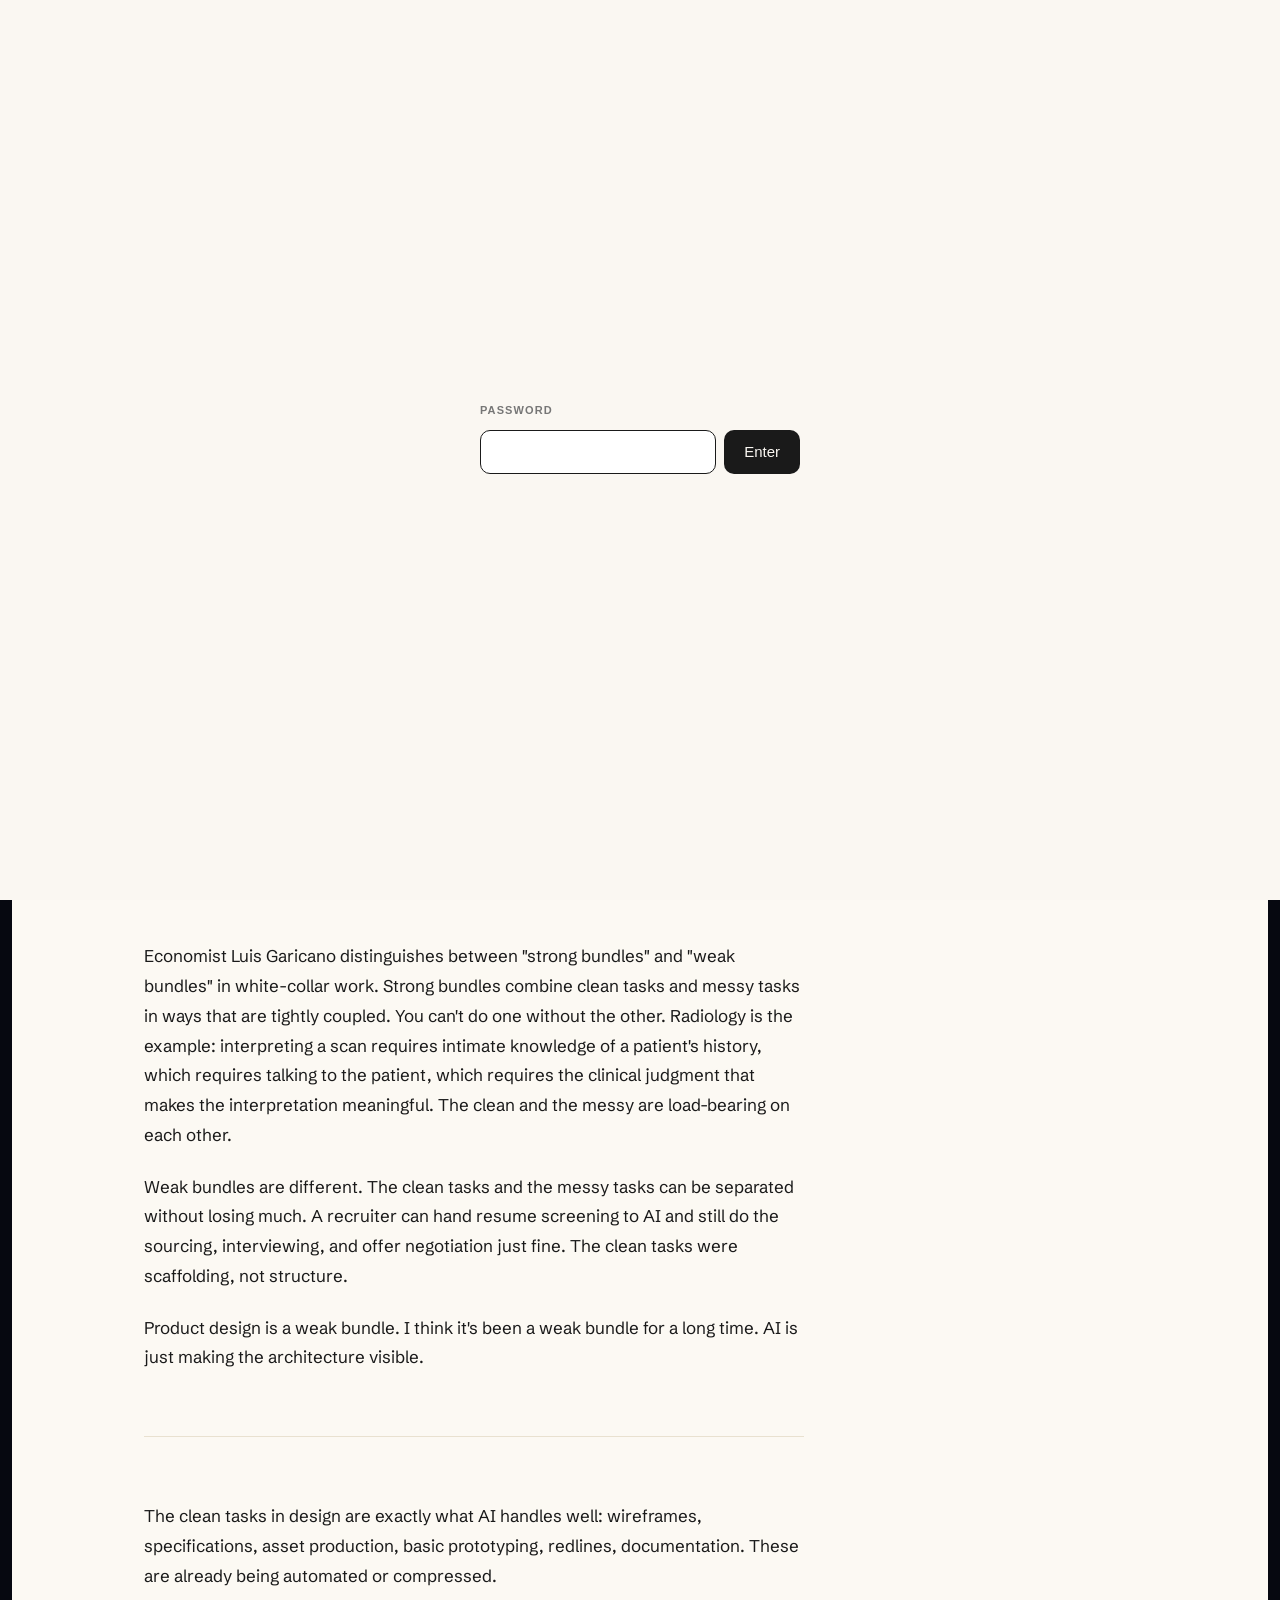
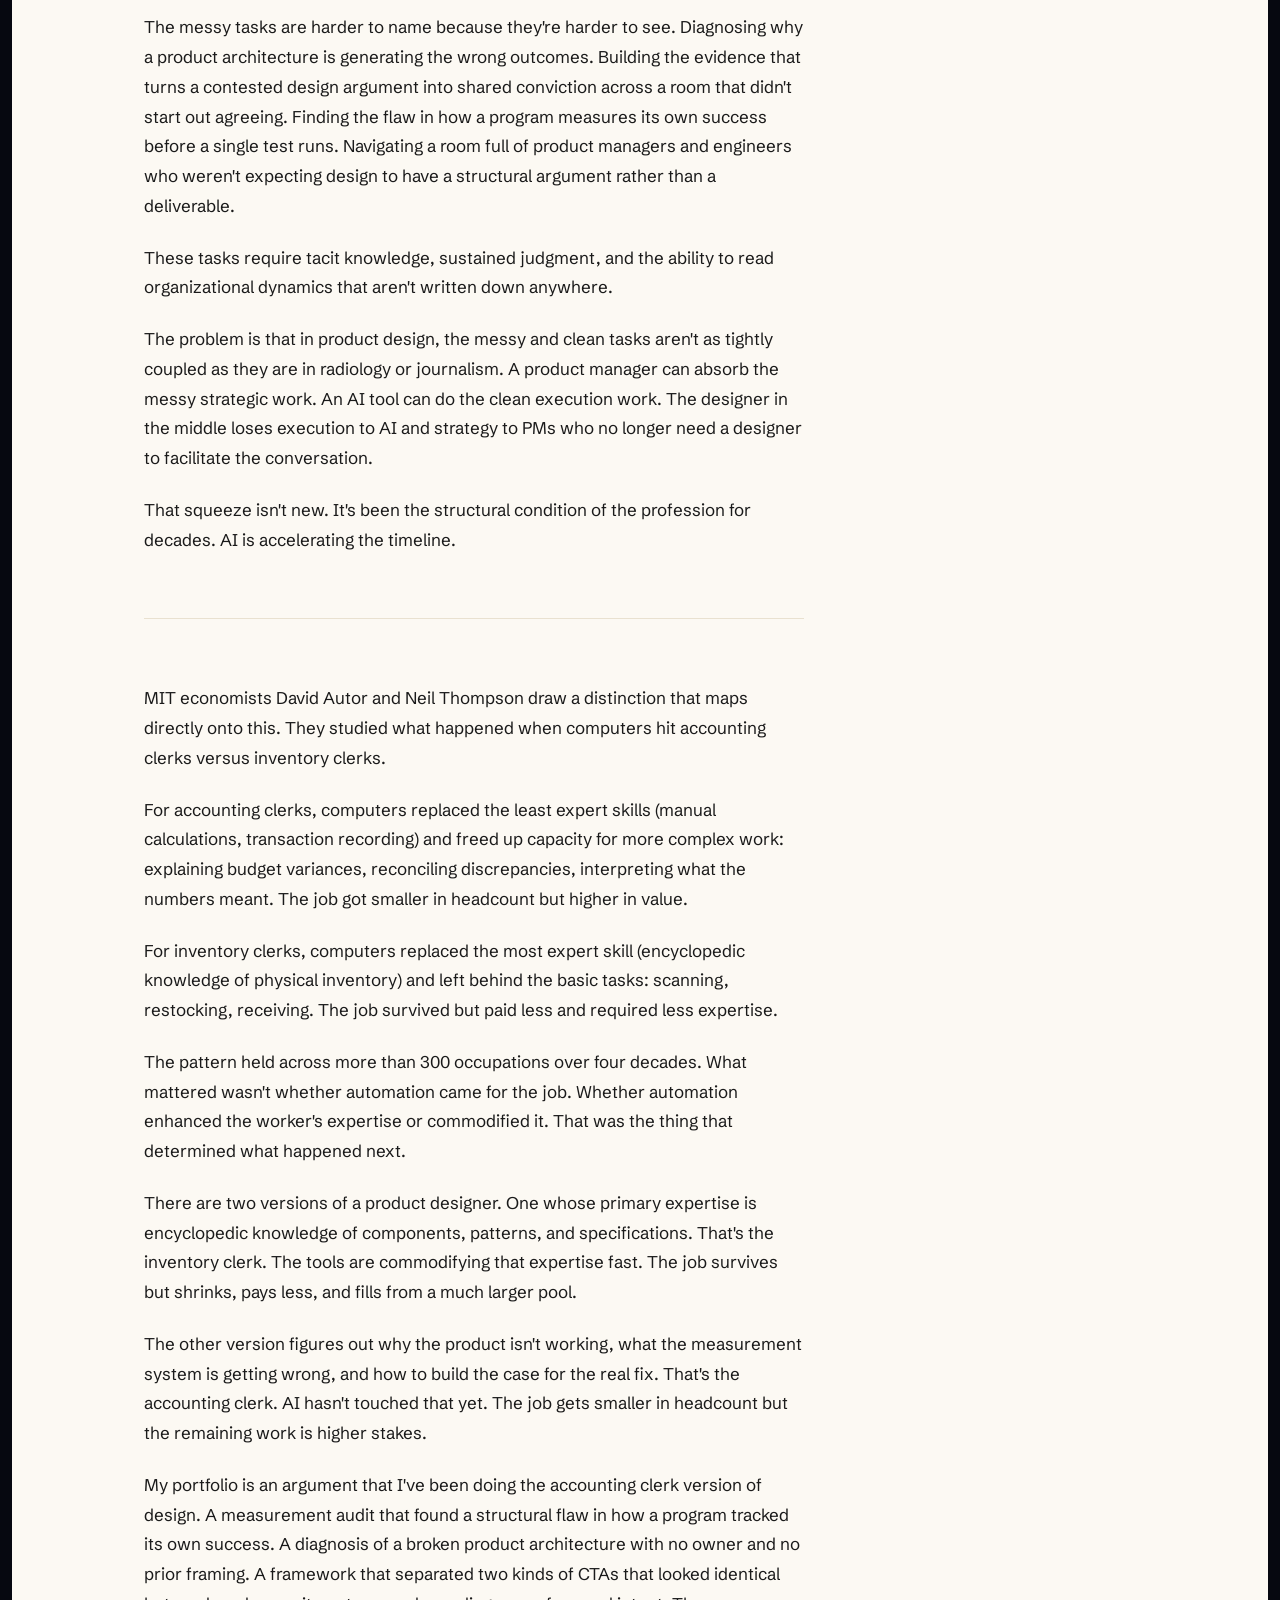
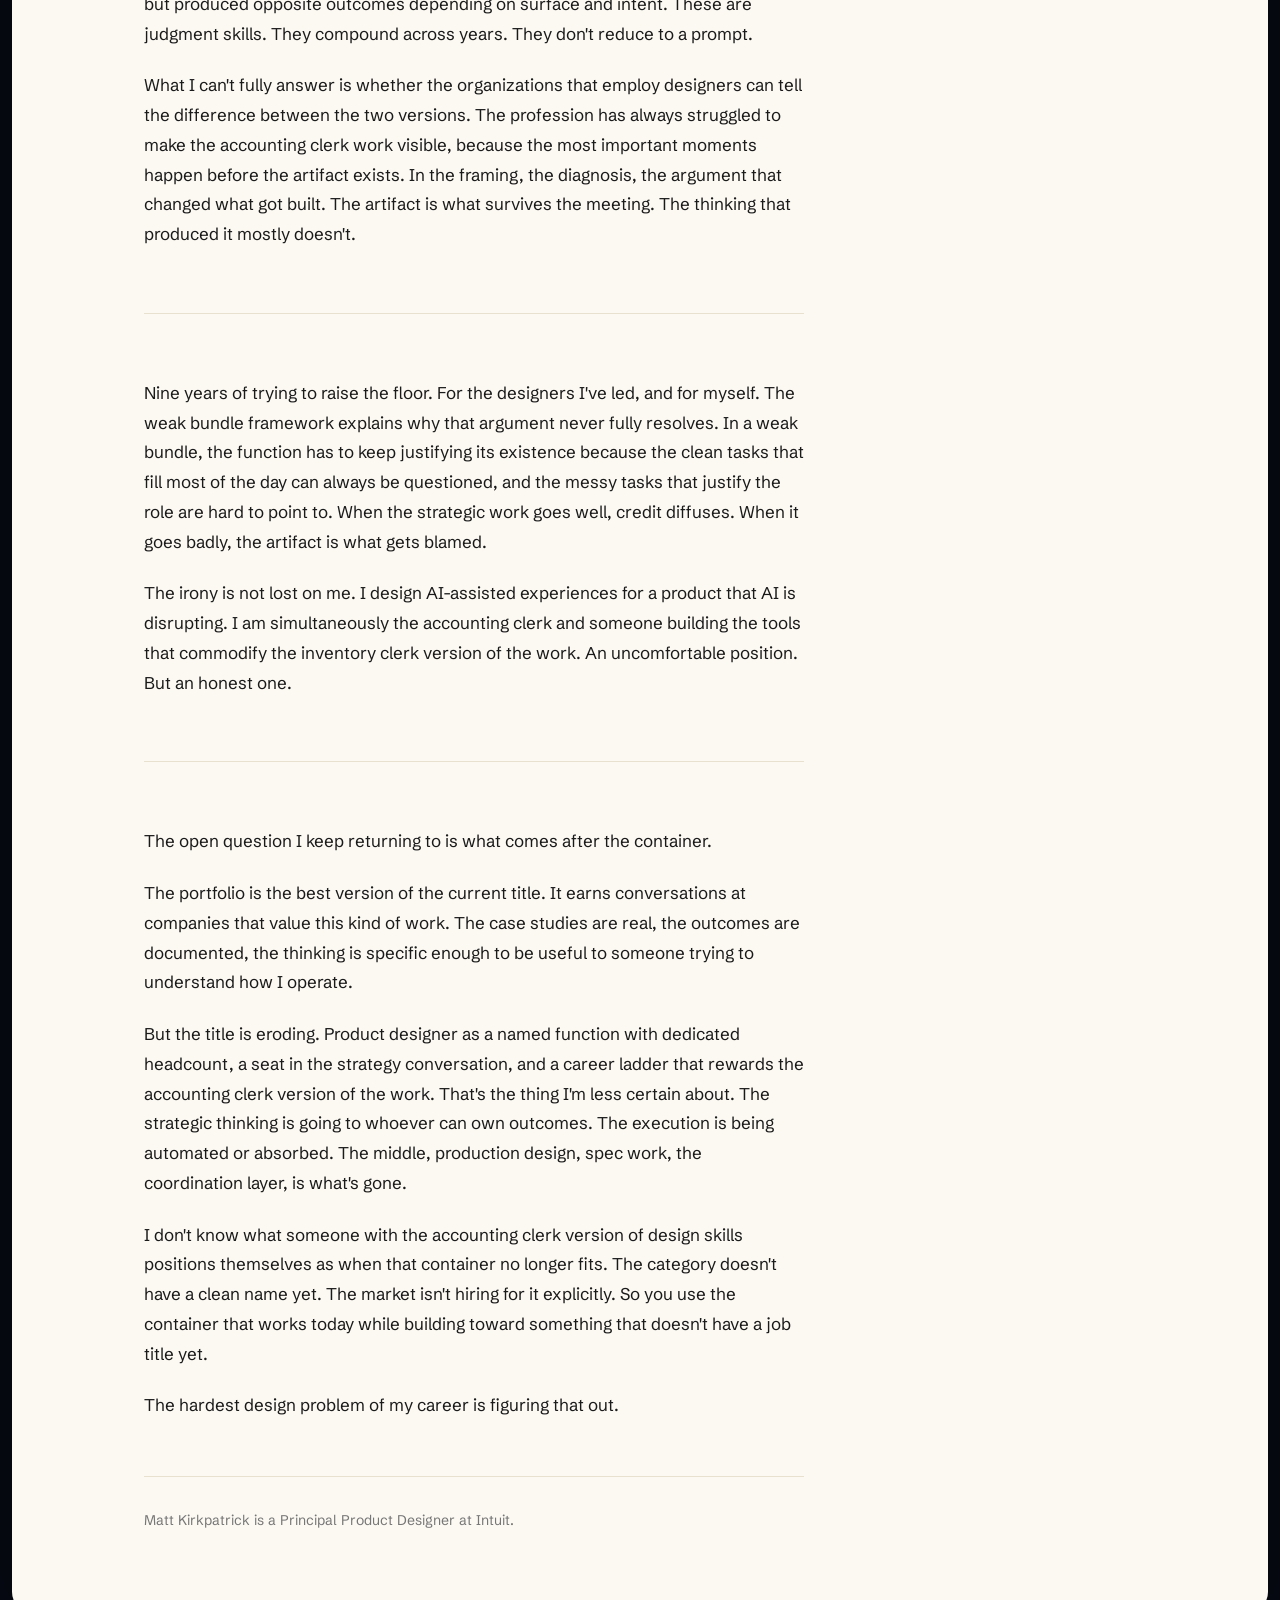
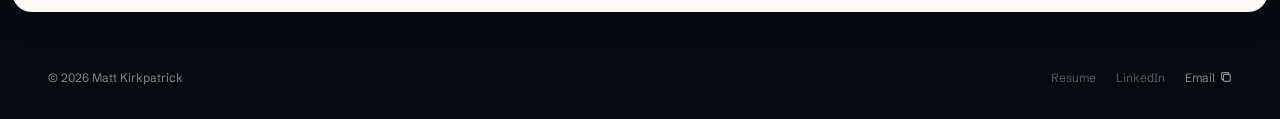
<file: weak-bundle.html>
<!DOCTYPE html>
<html lang="en">
<head>
  <meta charset="UTF-8">
  <meta name="viewport" content="width=device-width, initial-scale=1.0, viewport-fit=cover">
  <title>The Weak Bundle Problem · Matt Kirkpatrick</title>
  <meta name="description" content="Product design is a weak bundle. AI is just making the architecture visible. Field notes by Matt Kirkpatrick.">
  <meta property="og:title" content="The Weak Bundle Problem · Matt Kirkpatrick">
  <meta property="og:description" content="Product design is a weak bundle. AI is just making the architecture visible. Field notes by Matt Kirkpatrick.">
  <meta property="og:image" content="https://467sghvcdm-a11y.github.io/portfolio/assets/og-image.jpg">
  <meta property="og:image:width" content="1200">
  <meta property="og:image:height" content="630">
  <meta property="og:type" content="website">
  <meta name="twitter:card" content="summary_large_image">
  <meta name="twitter:image" content="https://467sghvcdm-a11y.github.io/portfolio/assets/og-image.jpg">
  <link rel="preconnect" href="https://fonts.googleapis.com">
  <link rel="preconnect" href="https://fonts.gstatic.com" crossorigin>
  <link href="https://fonts.googleapis.com/css2?family=Schibsted+Grotesk:ital,wght@0,400;0,500;0,600;0,700;1,400&family=JetBrains+Mono:wght@400&display=swap" rel="stylesheet">
  <link rel="stylesheet" href="style.css">
  <style>
    /* Backdrop pattern ported from index.html (see starfield.js for the full
       iOS 26 rationale). html paints the safe-area strips; the starfield div
       is the visible backdrop. NO background-attachment:fixed — broken in
       iOS Safari. */
    html {
      min-height: 100dvh;
      color-scheme: dark;
      background-color: #070912;
      background-image:
        radial-gradient(ellipse at 85% 15%, rgba(30,85,200,0.50) 0%, transparent 55%),
        radial-gradient(ellipse at 90% 85%, rgba(15,135,135,0.44) 0%, transparent 50%),
        radial-gradient(ellipse at 10% 50%, rgba(50,40,165,0.28) 0%, transparent 46%);
      background-size: 100% 100dvh;
      background-repeat: no-repeat;
      background-position: top;
    }

    body {
      min-height: 100dvh;
      background-color: #070912;
      position: relative;
      --accent: #d92638;
      --card-radius: 20px;
      --card-h: max(64px, calc((100vw - 16px - 1000px) / 2));
    }

    #starfield {
      position: absolute;
      inset: 0;
      z-index: 0;
      pointer-events: none;
      overflow: hidden;
      background-color: #070912;
      background-image:
        radial-gradient(ellipse at 85% 15%, rgba(30,85,200,0.50) 0%, transparent 55%),
        radial-gradient(ellipse at 90% 85%, rgba(15,135,135,0.44) 0%, transparent 50%),
        radial-gradient(ellipse at 10% 50%, rgba(50,40,165,0.28) 0%, transparent 46%);
    }
    @media (hover: hover) and (pointer: fine) {
      #starfield { position: fixed; }
    }
    /* NO scroll coupling of any kind on this layer — every variant was tried
       on-device and failed: position:fixed (black bars / glass scrim from
       iOS 26's treatment of visually stationary layers), per-frame JS
       transform pinning (star jitter), and scroll-driven animation-timeline
       parallax (also jitter — not compositor-smooth on iOS Safari yet). The
       sky stays static in the document; the slow time-based drift on the
       stars themselves (see star-drift keyframes) is what keeps it feeling
       detached from the content. */
    .star {
      position: absolute;
      border-radius: 50%;
      background: #fff;
    }
    @keyframes star-twinkle {
      0%, 100% { opacity: var(--op-lo); }
      50% { opacity: var(--op-hi); }
    }
    /* Slow ambient wander (alternates back and forth, so no loop snap).
       Time-based, never scroll-linked — see the comment above #starfield. */
    @keyframes star-drift {
      from { transform: translate(0, 0); }
      to   { transform: translate(var(--drift-x), var(--drift-y)); }
    }
    .meteor {
      position: absolute;
      border-radius: 2px;
      transform-origin: left center;
      opacity: 0;
    }
    @keyframes meteor-move {
      0%   { transform: translate(0, 0) rotate(var(--angle)); opacity: 0; }
      8%   { opacity: 1; }
      85%  { opacity: 1; }
      100% { transform: translate(var(--dx), var(--dy)) rotate(var(--angle)); opacity: 0; }
    }
    @keyframes drift-rise {
      0%   { transform: translate(0, 0); }
      50%  { transform: translate(var(--sway), -50vh); }
      100% { transform: translate(0, -100vh); }
    }

    .pv-inner {
      display: flex;
      flex-direction: column;
      gap: 8px;
      padding: 8px 12px 24px;
      position: relative;
      z-index: 1;
    }

    /* ── Card ── */
    .card {
      background: var(--c-card-surface);
      border-radius: var(--card-radius);
      padding: 56px var(--card-h) 80px;
      position: relative;
      box-shadow: 0 -8px 40px rgba(0,0,0,0.22);
      overflow: hidden;
    }

    /* ── Hero ── */
    .hero {
      background: transparent;
      color: #f4ede2;
      padding: 56px var(--card-h) 56px;
      display: flex;
      flex-direction: column;
    }
    .hero-body {
      display: flex;
      flex-direction: column;
      margin-top: 0;
    }
    .hero-eyebrow {
      color: var(--accent);
      margin-bottom: 20px;
      display: flex;
      align-items: center;
      gap: 10px;
    }
    .hero-eyebrow::before { content: ''; width: 18px; height: 1px; background: var(--accent); }
    .cs-title {
      font-family: var(--font-heading);
      font-size: var(--fs-7xl);
      font-weight: var(--font-heading-weight);
      line-height: 1.08;
      letter-spacing: -0.02em;
      color: var(--c-cream);
      max-width: 16ch;
      text-wrap: balance;
    }
    .hero-foot {
      display: flex;
      gap: 48px;
      margin-top: 48px;
      padding-top: 22px;
      border-top: 1px solid rgba(255,255,255,0.1);
    }
    .hero-foot b {
      display: block;
      font-family: var(--font-heading);
      font-size: var(--fs-2xl);
      font-weight: var(--font-heading-weight);
      color: var(--c-cream);
      margin-top: 6px;
      letter-spacing: -0.02em;
      white-space: nowrap;
    }

    /* ── Back pill ── */
    .cs-back {
      position: fixed;
      top: 16px;
      left: 16px;
      z-index: 100;
      color: rgba(244,237,226,0.6);
      text-decoration: none;
      padding: 7px 14px;
      border-radius: 100px;
      font-size: var(--fs-caption);
      font-weight: 500;
      background: rgba(10,10,10,0.65);
      backdrop-filter: blur(12px);
      -webkit-backdrop-filter: blur(12px);
      border: 1px solid rgba(255,255,255,0.1);
      transition: color 150ms, background 150ms;
    }
    .cs-back:hover { color: #f4ede2; background: rgba(10,10,10,0.85); }

    /* ── Essay layout ── */
    .essay { max-width: 660px; }
    .essay p {
      margin-top: 22px;
      font-size: var(--fs-body);
      line-height: 1.75;
      color: var(--c-primary);
    }
    .essay p:first-child { margin-top: 0; }
    .essay a { color: var(--accent); text-decoration: underline; text-underline-offset: 2px; }
    .essay a:hover { opacity: 0.75; }

    /* ── Section breaks ── */
    .essay-section {
      margin-top: 64px;
      padding-top: 64px;
      border-top: 1px solid var(--c-rule);
      max-width: 660px;
    }
    .essay-section p {
      margin-top: 20px;
      font-size: var(--fs-body);
      line-height: 1.75;
      color: var(--c-primary);
    }
    .essay-section p:first-child { margin-top: 0; }
    .essay-section a { color: var(--accent); text-decoration: underline; text-underline-offset: 2px; }
    .essay-section a:hover { opacity: 0.75; }

    /* ── Attribution ── */
    .essay-attr {
      margin-top: 56px;
      padding-top: 32px;
      border-top: 1px solid var(--c-rule);
      font-size: var(--fs-caption);
      color: var(--c-secondary);
      max-width: 660px;
    }

    /* ── Opening pull quote ── */
    .essay-lede {
      font-family: inherit;
      font-weight: 600;
      letter-spacing: -0.01em;
      font-size: var(--fs-xl);
      font-weight: 300;
      font-style: normal;
      line-height: 1.45;
      color: var(--c-primary);
      max-width: 540px;
      margin-bottom: 36px;
    }

    /* ── Footer ── */
    .footer {
      position: relative;
      z-index: 10;
      display: flex;
      justify-content: space-between;
      align-items: center;
      padding: 32px 48px;
      font-size: var(--fs-label);
      color: rgba(244,237,226,0.55);
    }
    .footer-link.copy-btn { padding: 0; margin: 0; background: none; border: none; cursor: pointer; color: inherit; border-radius: 0; }
    .footer-link.copy-btn:hover { color: rgba(244,237,226,0.9); background: none; }
    .footer-links { display: flex; gap: 20px; }
    .footer-link {
      color: rgba(244,237,226,0.35);
      text-decoration: none;
      transition: color 150ms;
    }
    .footer-link:hover { color: rgba(244,237,226,0.7); }

    /* ── Responsive ── */
    @media (max-width: 760px) {
      .cs-back { left: 16px; }
      .card { --card-h: 40px; padding: 48px var(--card-h) 64px; box-shadow: none; }
      .hero { padding: 40px 40px 48px; min-height: 38vh; }
      .hero-body { margin-top: 56px; }
      .cs-title { font-size: var(--fs-4xl); }
      .hero-foot { flex-wrap: wrap; gap: 16px 40px; }
      .footer { padding: 14px 20px; }
    }
    @media (max-width: 520px) {
      .card { --card-h: 20px; padding: 40px var(--card-h) 56px; }
      .hero { padding: 40px 20px 40px; }
      .cs-title { font-size: var(--fs-3xl); }
      .essay p, .essay-section p { font-size: var(--fs-small); }
      .essay-lede { font-size: var(--fs-xl); }
    }
  </style>
</head>
<body>
  <script src="password-gate.js"></script>

  <script defer src="starfield.js?v=9"></script>

  <a href="index.html" class="cs-back">← Work</a>

  <div class="pv-inner">

    <div class="hero">
      <div class="hero-body">
        <p class="hero-eyebrow label">Field notes</p>
        <h1 class="cs-title">The Weak Bundle Problem</h1>

      </div>
    </div>

    <div class="card">

      <p class="essay-lede">Product design is a weak bundle. I think it's been a weak bundle for a long time. AI is just making the architecture visible.</p>

      <div class="essay">
        <p>For almost nine years I've been designing acquisition experiences for products that move people toward financial decisions they're uncertain about. It's work that requires understanding what people actually need versus what they say they need, and building arguments for that distinction in rooms that don't always want to have the argument.</p>
        <p>I've been thinking about why that argument never fully resolves. Even when the outcomes are good.</p>
        <p>I found a framework in <a href="https://www.theatlantic.com/economy/2026/06/ai-job-displacement-questions/687503/" target="_blank" rel="noopener">Three Ways to Think About AI and Jobs</a>, a piece this month from The Atlantic, that explains it better than I've been able to.</p>
      </div>

      <div class="essay-section">
        <p>Economist Luis Garicano distinguishes between "strong bundles" and "weak bundles" in white-collar work. Strong bundles combine clean tasks and messy tasks in ways that are tightly coupled. You can't do one without the other. Radiology is the example: interpreting a scan requires intimate knowledge of a patient's history, which requires talking to the patient, which requires the clinical judgment that makes the interpretation meaningful. The clean and the messy are load-bearing on each other.</p>
        <p>Weak bundles are different. The clean tasks and the messy tasks can be separated without losing much. A recruiter can hand resume screening to AI and still do the sourcing, interviewing, and offer negotiation just fine. The clean tasks were scaffolding, not structure.</p>
        <p>Product design is a weak bundle. I think it's been a weak bundle for a long time. AI is just making the architecture visible.</p>
      </div>

      <div class="essay-section">
        <p>The clean tasks in design are exactly what AI handles well: wireframes, specifications, asset production, basic prototyping, redlines, documentation. These are already being automated or compressed.</p>
        <p>The messy tasks are harder to name because they're harder to see. Diagnosing why a product architecture is generating the wrong outcomes. Building the evidence that turns a contested design argument into shared conviction across a room that didn't start out agreeing. Finding the flaw in how a program measures its own success before a single test runs. Navigating a room full of product managers and engineers who weren't expecting design to have a structural argument rather than a deliverable.</p>
        <p>These tasks require tacit knowledge, sustained judgment, and the ability to read organizational dynamics that aren't written down anywhere.</p>
        <p>The problem is that in product design, the messy and clean tasks aren't as tightly coupled as they are in radiology or journalism. A product manager can absorb the messy strategic work. An AI tool can do the clean execution work. The designer in the middle loses execution to AI and strategy to PMs who no longer need a designer to facilitate the conversation.</p>
        <p>That squeeze isn't new. It's been the structural condition of the profession for decades. AI is accelerating the timeline.</p>
      </div>

      <div class="essay-section">
        <p>MIT economists David Autor and Neil Thompson draw a distinction that maps directly onto this. They studied what happened when computers hit accounting clerks versus inventory clerks.</p>
        <p>For accounting clerks, computers replaced the least expert skills (manual calculations, transaction recording) and freed up capacity for more complex work: explaining budget variances, reconciling discrepancies, interpreting what the numbers meant. The job got smaller in headcount but higher in value.</p>
        <p>For inventory clerks, computers replaced the most expert skill (encyclopedic knowledge of physical inventory) and left behind the basic tasks: scanning, restocking, receiving. The job survived but paid less and required less expertise.</p>
        <p>The pattern held across more than 300 occupations over four decades. What mattered wasn't whether automation came for the job. Whether automation enhanced the worker's expertise or commodified it. That was the thing that determined what happened next.</p>
        <p>There are two versions of a product designer. One whose primary expertise is encyclopedic knowledge of components, patterns, and specifications. That's the inventory clerk. The tools are commodifying that expertise fast. The job survives but shrinks, pays less, and fills from a much larger pool.</p>
        <p>The other version figures out why the product isn't working, what the measurement system is getting wrong, and how to build the case for the real fix. That's the accounting clerk. AI hasn't touched that yet. The job gets smaller in headcount but the remaining work is higher stakes.</p>
        <p>My portfolio is an argument that I've been doing the accounting clerk version of design. A measurement audit that found a structural flaw in how a program tracked its own success. A diagnosis of a broken product architecture with no owner and no prior framing. A framework that separated two kinds of CTAs that looked identical but produced opposite outcomes depending on surface and intent. These are judgment skills. They compound across years. They don't reduce to a prompt.</p>
        <p>What I can't fully answer is whether the organizations that employ designers can tell the difference between the two versions. The profession has always struggled to make the accounting clerk work visible, because the most important moments happen before the artifact exists. In the framing, the diagnosis, the argument that changed what got built. The artifact is what survives the meeting. The thinking that produced it mostly doesn't.</p>
      </div>

      <div class="essay-section">
        <p>Nine years of trying to raise the floor. For the designers I've led, and for myself. The weak bundle framework explains why that argument never fully resolves. In a weak bundle, the function has to keep justifying its existence because the clean tasks that fill most of the day can always be questioned, and the messy tasks that justify the role are hard to point to. When the strategic work goes well, credit diffuses. When it goes badly, the artifact is what gets blamed.</p>
        <p>The irony is not lost on me. I design AI-assisted experiences for a product that AI is disrupting. I am simultaneously the accounting clerk and someone building the tools that commodify the inventory clerk version of the work. An uncomfortable position. But an honest one.</p>
      </div>

      <div class="essay-section">
        <p>The open question I keep returning to is what comes after the container.</p>
        <p>The portfolio is the best version of the current title. It earns conversations at companies that value this kind of work. The case studies are real, the outcomes are documented, the thinking is specific enough to be useful to someone trying to understand how I operate.</p>
        <p>But the title is eroding. Product designer as a named function with dedicated headcount, a seat in the strategy conversation, and a career ladder that rewards the accounting clerk version of the work. That's the thing I'm less certain about. The strategic thinking is going to whoever can own outcomes. The execution is being automated or absorbed. The middle, production design, spec work, the coordination layer, is what's gone.</p>
        <p>I don't know what someone with the accounting clerk version of design skills positions themselves as when that container no longer fits. The category doesn't have a clean name yet. The market isn't hiring for it explicitly. So you use the container that works today while building toward something that doesn't have a job title yet.</p>
        <p>The hardest design problem of my career is figuring that out.</p>
      </div>

      <p class="essay-attr">Matt Kirkpatrick is a Principal Product Designer at Intuit.</p>

    </div>

  </div>

  <footer class="footer">
    <span>© 2026 Matt Kirkpatrick</span>
    <span class="footer-links">
      <a href="resume.html" class="footer-link" target="_blank">Resume</a>
      <a href="https://www.linkedin.com/in/mattkkirkpatrick/" class="footer-link" target="_blank">LinkedIn</a>
      <a href="mailto:m.k.kirkpatrick@icloud.com" class="footer-link copy-btn" data-copy="m.k.kirkpatrick@icloud.com" onclick="event.preventDefault()" style="display:inline-flex;align-items:center;gap:5px;">Email <svg width="12" height="12" viewBox="0 0 14 14" fill="none" aria-hidden="true"><rect x="4" y="4" width="8" height="8" rx="1.5" stroke="currentColor" stroke-width="1.4"/><path d="M10 4V2.5A.5.5 0 0 0 9.5 2h-7a.5.5 0 0 0-.5.5v7a.5.5 0 0 0 .5.5H4" stroke="currentColor" stroke-width="1.4" stroke-linecap="round"/></svg></a>
    </span>
  </footer>

</body>
</html>
</file>
<file: style.css>
/* ─────────────────────────────────────
   Reset
───────────────────────────────────── */
*, *::before, *::after {
  box-sizing: border-box;
  margin: 0;
  padding: 0;
}

/* Disable mobile text auto-inflation so every ramp size renders at its
   true value in narrow viewports/iframes — no silent ~1.2× scaling. */
html {
  -webkit-text-size-adjust: 100%;
  -moz-text-size-adjust: 100%;
  text-size-adjust: 100%;
}

/* ─────────────────────────────────────
   Color tokens
───────────────────────────────────── */
:root {
  --c-primary:   #1a1a1a;
  --c-secondary: #767676;
  --c-cream:     #f4ede2;
  --c-teal:      #007A66;
  --c-forest:    #005C4E;
  --c-crimson:   #d92638;

  /* card surfaces (sit on the dark stage; designed against bone-cream not pure white) */
  --c-card-surface:    #fcf9f3;  /* primary card bg */
  --c-card-subsurface: #f4ede2;  /* callouts/quotes/insets — one tonal step from surface */
  --c-rule:            #e9e1d0;  /* warm hairline that reads on bone */

  /* ─────────────────────────────────────
     Type scale — single source of truth.
     Every font-size across the site references one of these steps.
     Resume (print doc) runs its own tighter --rfs-* scale.
  ───────────────────────────────────── */
  --fs-label:   12px;   /* uppercase labels, badges, footers, table heads, mono chrome */
  --fs-caption: 14px;   /* captions, nav, small UI text, fine print */
  --fs-small:   16px;   /* dense / secondary body, tables */
  --fs-body:    17px;   /* default body copy */
  --fs-lg:      20px;   /* large body, small headings (h4), pull quotes */
  --fs-xl:      24px;   /* card titles, sub-headings */
  --fs-2xl:     28px;   /* deks, section headings (h3), ledes */
  --fs-3xl:     32px;   /* statement / takeaway text */
  --fs-4xl:     38px;   /* page section headings (h2) */
  --fs-5xl:     44px;   /* large display (mobile titles, big metrics) */
  --fs-6xl:     52px;   /* chapter titles */
  --fs-7xl:     64px;   /* case-study titles, hero metrics */
  --fs-8xl:     96px;   /* hero display headline */
  --fs-9xl:    140px;   /* decorative chapter numerals */

  /* ─────────────────────────────────────
     Line-height ramp — paired to each font-size step.
     Smaller sizes carry proportionally MORE leading (tight absolute
     line-length reads cramped otherwise); larger display sizes get
     tighter, near-1.0 leading since they're already visually spacious.
     Headings (h1–h6) keep their own bespoke leading, set per context.
  ───────────────────────────────────── */
  --lh-label:   1.55;
  --lh-caption: 1.75;
  --lh-small:   1.7;
  --lh-body:    1.65;
  --lh-lg:      1.55;
  --lh-xl:      1.4;
  --lh-2xl:     1.3;

  /* Heading typeface — swap via body[data-headfont]/[data-variant]. Schibsted Grotesk Semibold is current default. */
  --font-heading: 'Schibsted Grotesk', -apple-system, sans-serif;
  --font-heading-weight: 600;
  /* Sans (UI/body) typeface — one voice sitewide with the heading font.
     Tofino wasn't readable at body-copy sizes; Schibsted Grotesk is. */
  --font-sans: 'Schibsted Grotesk', -apple-system, BlinkMacSystemFont, sans-serif;
  --font-sans-weight: 400;
  --font-sans-weight-bold: 600;
  --font-sans-tracking: 0;
}

/* ─────────────────────────────────────
   Heading typeface alternates
───────────────────────────────────── */
@font-face { font-family: 'Tofino Personal'; src: url('fonts/tofino/Tofino-LightPersonal.otf') format('opentype'); font-weight: 300; font-style: normal; font-display: swap; }
@font-face { font-family: 'Tofino Personal'; src: url('fonts/tofino/Tofino-LightItalicPersonal.otf') format('opentype'); font-weight: 300; font-style: italic; font-display: swap; }
@font-face { font-family: 'Tofino Personal'; src: url('fonts/tofino/Tofino-BookPersonal.otf') format('opentype'); font-weight: 400; font-style: normal; font-display: swap; }
@font-face { font-family: 'Tofino Personal'; src: url('fonts/tofino/Tofino-BookItalicPersonal.otf') format('opentype'); font-weight: 400; font-style: italic; font-display: swap; }
@font-face { font-family: 'Tofino Personal'; src: url('fonts/tofino/Tofino-MediumPersonal.otf') format('opentype'); font-weight: 500; font-style: normal; font-display: swap; }
@font-face { font-family: 'Tofino Personal'; src: url('fonts/tofino/Tofino-MediumItalicPersonal.otf') format('opentype'); font-weight: 500; font-style: italic; font-display: swap; }
@font-face { font-family: 'Tofino Personal'; src: url('fonts/tofino/Tofino-SemiboldPersonal.otf') format('opentype'); font-weight: 600; font-style: normal; font-display: swap; }
@font-face { font-family: 'Tofino Personal'; src: url('fonts/tofino/Tofino-SemiboldItalicPersonal.otf') format('opentype'); font-weight: 600; font-style: italic; font-display: swap; }

/* Family selection */
body[data-headfont="fraunces"] { --font-heading: 'Fraunces', Georgia, serif; --font-heading-weight: 300; }
body[data-headfont="tofino"] { --font-heading: 'Tofino Personal', Georgia, serif; --font-heading-weight: 600; }
body[data-headfont="schibsted"] { --font-heading: 'Schibsted Grotesk', -apple-system, sans-serif; }
body[data-headfont="familjen"] { --font-heading: 'Familjen Grotesk', -apple-system, sans-serif; --font-heading-weight: 600; }
body[data-headfont="instrument"] { --font-heading: 'Instrument Sans', -apple-system, sans-serif; --font-heading-weight: 600; }
body[data-headfont="space"] { --font-heading: 'Space Grotesk', -apple-system, sans-serif; --font-heading-weight: 600; }
/* Weight variants */
body[data-headfont="fraunces"][data-variant="600"] { --font-heading-weight: 600; }
body[data-headfont="tofino"][data-variant="300"] { --font-heading-weight: 300; }
body[data-headfont="tofino"][data-variant="400"] { --font-heading-weight: 400; }
body[data-headfont="tofino"][data-variant="500"] { --font-heading-weight: 500; }
body[data-headfont="tofino"][data-variant="600"] { --font-heading-weight: 600; }
body[data-headfont="schibsted"][data-variant="400"],
body[data-headfont="familjen"][data-variant="400"],
body[data-headfont="instrument"][data-variant="400"],
body[data-headfont="space"][data-variant="400"] { --font-heading-weight: 400; }
body[data-headfont="schibsted"][data-variant="500"],
body[data-headfont="familjen"][data-variant="500"],
body[data-headfont="instrument"][data-variant="500"],
body[data-headfont="space"][data-variant="500"] { --font-heading-weight: 500; }
body[data-headfont="schibsted"][data-variant="700"],
body[data-headfont="familjen"][data-variant="700"],
body[data-headfont="instrument"][data-variant="700"],
body[data-headfont="space"][data-variant="700"] { --font-heading-weight: 700; }
body[data-headstyle="italic"] h1, body[data-headstyle="italic"] h2, body[data-headstyle="italic"] h3,
body[data-headstyle="italic"] h4, body[data-headstyle="italic"] h5, body[data-headstyle="italic"] h6 { font-style: italic; }

/* ─────────────────────────────────────
   Base
───────────────────────────────────── */
body {
  font-family: var(--font-sans);
  font-size: var(--fs-body);
  line-height: 1.6;
  letter-spacing: var(--font-sans-tracking);
  color: var(--c-primary);
}

/* Fraunces heading base — family, weight, rhythm shared across all levels.
   Font sizes and any overrides (italic, color, margin) are set per context. */
h1, h2, h3, h4, h5, h6 {
  font-family: var(--font-heading);
  font-weight: var(--font-heading-weight);
  font-style: normal;
  line-height: 1.0;
  letter-spacing: 0;
  color: var(--c-primary);
}
h1, h2, h3 { letter-spacing: -0.02em; }

h3, h4, h5, h6 { line-height: normal; }

p {
  font-size: var(--fs-body);
  line-height: 1.6;
  color: var(--c-primary);
  margin-bottom: 22px;
}
p:last-child { margin-bottom: 0; }

strong { font-weight: 600; }

figcaption {
  font-size: var(--fs-caption);
  line-height: 1.5;
  color: var(--c-secondary);
  margin-top: 10px;
}

/* ─────────────────────────────────────
   Type tokens
───────────────────────────────────── */

/* caption — 14px body-weight text; default primary, secondary via .t-secondary */
.caption {
  font-family: var(--font-sans);
  font-size: var(--fs-caption);
  font-weight: 400;
  line-height: 1.5;
  color: var(--c-primary);
}

/* label — 12px all-caps utility label; default secondary, overrides via color modifier */
.label {
  font-family: var(--font-sans);
  font-size: var(--fs-label);
  font-weight: 600;
  text-transform: uppercase;
  letter-spacing: 0.1em;
  line-height: 1.5;
  color: var(--c-secondary);
}

/* badge — result/status chip; always forest on teal tint */
.badge {
  font-family: var(--font-sans);
  display: inline-flex;
  align-items: center;
  gap: 8px;
  font-size: var(--fs-label);
  font-weight: 600;
  line-height: 1.5;
  color: var(--c-forest);
  background: rgba(0, 122, 102, 0.10);
  border: 1px solid rgba(0, 122, 102, 0.25);
  border-radius: 6px;
  padding: 6px 12px;
  text-transform: none;
  letter-spacing: 0;
}

/* ─────────────────────────────────────
   Color modifiers
───────────────────────────────────── */
.t-primary   { color: var(--c-primary); }
.t-secondary { color: var(--c-secondary); }
.t-cream     { color: var(--c-cream); }
.t-teal      { color: var(--c-teal); }
.t-forest    { color: var(--c-forest); }
.t-crimson   { color: var(--c-crimson); }

/* ─────────────────────────────────────
   Utility layouts
───────────────────────────────────── */
.footer-email {
  display: inline-flex;
  align-items: center;
  gap: 6px;
}
.footer-links {
  display: inline-flex;
  align-items: center;
  gap: 20px;
}
.footer-link {
  color: inherit;
  text-decoration: none;
  transition: color 150ms;
}
.footer-link:hover { color: rgba(244,237,226,0.9); }

/* ─────────────────────────────────────
   Lightbox (case-study content images)
───────────────────────────────────── */
.lightbox-trigger { cursor: zoom-in; }

.lightbox-overlay {
  position: fixed;
  inset: 0;
  z-index: 1000;
  display: flex;
  align-items: center;
  justify-content: center;
  padding: 40px 40px 104px;
  background: var(--c-card-surface, #fcf9f3);
  opacity: 0;
  visibility: hidden;
  outline: none;
  transition: opacity 0.22s ease, visibility 0s linear 0.22s;
}
.lightbox-overlay.open {
  opacity: 1;
  visibility: visible;
  transition: opacity 0.42s ease, visibility 0s linear 0s;
}
/* Content slides/fades in sync with the site's page-transition pattern
   (see .pv-inner scripts): 0.42s ease in, 0.22s ease out, translateY.
   .lightbox-info and .lightbox-nav already carry a centering/positioning
   transform (translateX(-50%) / translateY(-50%)) — the enter/exit motion
   must be composed with it, not replace it, or the element re-centers. */
.lightbox-figure {
  opacity: 0;
  transform: translateY(20px);
  transition: opacity 0.22s ease, transform 0.22s ease;
}
.lightbox-info {
  opacity: 0;
  transform: translateX(-50%) translateY(20px);
  transition: opacity 0.22s ease, transform 0.22s ease;
}
.lightbox-close,
.lightbox-nav {
  opacity: 0;
  transition: opacity 0.22s ease;
}
.lightbox-overlay.open .lightbox-figure {
  opacity: 1;
  transform: translateY(0);
  transition: opacity 0.42s ease, transform 0.42s ease;
}
.lightbox-overlay.open .lightbox-info {
  opacity: 1;
  transform: translateX(-50%) translateY(0);
  transition: opacity 0.42s ease, transform 0.42s ease;
}
.lightbox-overlay.open .lightbox-close,
.lightbox-overlay.open .lightbox-nav {
  opacity: 1;
  transition: opacity 0.42s ease;
}
.lightbox-overlay.lightbox-zoomed {
  overflow: auto;
  align-items: flex-start;
  justify-content: flex-start;
  padding: 0;
}
.lightbox-figure {
  display: flex;
  flex-direction: column;
  align-items: center;
  max-width: 100%;
  max-height: 100%;
  min-height: 0;
}
.lightbox-overlay.lightbox-zoomed .lightbox-figure {
  max-width: none;
  max-height: none;
  margin: auto;
}
.lightbox-figure img {
  max-width: 100%;
  max-height: 100%;
  width: auto;
  height: auto;
  min-height: 0;
  object-fit: contain;
  cursor: zoom-in;
}
.lightbox-figure img.lightbox-zoomed-img {
  max-width: none;
  max-height: none;
  width: auto;
  height: auto;
  cursor: zoom-out;
}
.lightbox-close,
.lightbox-nav {
  border: 1px solid rgba(0,0,0,0.06);
  background: rgba(252,249,243,0.82);
  color: rgba(0,0,0,0.5);
  backdrop-filter: blur(12px);
  -webkit-backdrop-filter: blur(12px);
  transition: color 200ms, background 200ms, border-color 200ms;
}
.lightbox-close:hover,
.lightbox-nav:hover { color: rgba(0,0,0,0.85); background: rgba(252,249,243,0.96); }
.lightbox-close:focus,
.lightbox-nav:focus { outline: none; }
.lightbox-close:focus-visible,
.lightbox-nav:focus-visible { outline: 2px solid rgba(0,0,0,0.25); outline-offset: 3px; }

.lightbox-close {
  position: fixed;
  top: 20px;
  right: 24px;
  width: 40px;
  height: 40px;
  display: flex;
  align-items: center;
  justify-content: center;
  border-radius: 100px;
  cursor: pointer;
  z-index: 1001;
}

.lightbox-nav {
  position: fixed;
  top: 50%;
  transform: translateY(-50%);
  width: 48px;
  height: 48px;
  display: flex;
  align-items: center;
  justify-content: center;
  border-radius: 100px;
  cursor: pointer;
  z-index: 1001;
}
.lightbox-prev { left: 20px; }
.lightbox-next { right: 20px; }

.lightbox-info {
  position: fixed;
  bottom: 20px;
  left: 50%;
  transform: translateX(-50%);
  z-index: 1001;
  display: flex;
  flex-direction: column;
  align-items: center;
  gap: 3px;
  max-width: min(640px, calc(100% - 120px));
  background: rgba(252,249,243,0.9);
  backdrop-filter: blur(12px);
  -webkit-backdrop-filter: blur(12px);
  border: 1px solid rgba(0,0,0,0.08);
  border-radius: 14px;
  padding: 10px 18px;
}
.lightbox-caption {
  font-family: var(--font-sans, inherit);
  font-size: 14px;
  line-height: 1.4;
  color: #1a1a1a;
  text-align: center;
}
.lightbox-caption:empty { display: none; }
.lightbox-counter {
  font-family: var(--font-sans, inherit);
  font-size: 12px;
  font-weight: 500;
  letter-spacing: 0.04em;
  color: var(--c-secondary, #767676);
}

/* ── Dark variant — used when the lightbox opens from the homepage's
   essay drawer, a dark floating panel over the starfield rather than a
   bone card, so the bone/card treatment above would read wrong there. ── */
.lightbox-overlay.lightbox-dark { background: #070912; }
.lightbox-overlay.lightbox-dark .lightbox-close,
.lightbox-overlay.lightbox-dark .lightbox-nav {
  border-color: rgba(255,255,255,0.12);
  background: rgba(10,10,10,0.65);
  color: rgba(244,237,226,0.6);
}
.lightbox-overlay.lightbox-dark .lightbox-close:hover,
.lightbox-overlay.lightbox-dark .lightbox-nav:hover {
  color: #f4ede2;
  background: rgba(10,10,10,0.85);
}
.lightbox-overlay.lightbox-dark .lightbox-close:focus-visible,
.lightbox-overlay.lightbox-dark .lightbox-nav:focus-visible {
  outline-color: rgba(255,255,255,0.35);
}
.lightbox-overlay.lightbox-dark .lightbox-info {
  background: rgba(10,10,10,0.65);
  border-color: rgba(255,255,255,0.1);
}
.lightbox-overlay.lightbox-dark .lightbox-caption { color: #f4ede2; }
.lightbox-overlay.lightbox-dark .lightbox-counter { color: rgba(244,237,226,0.6); }

@media (max-width: 520px) {
  .lightbox-overlay { padding: 16px; }
  .lightbox-close { top: 12px; right: 12px; }
  .lightbox-nav { width: 40px; height: 40px; }
  .lightbox-prev { left: 8px; }
  .lightbox-next { right: 8px; }
  .lightbox-info { bottom: 12px; width: calc(100% - 32px); max-width: calc(100% - 32px); }
}
</file>
